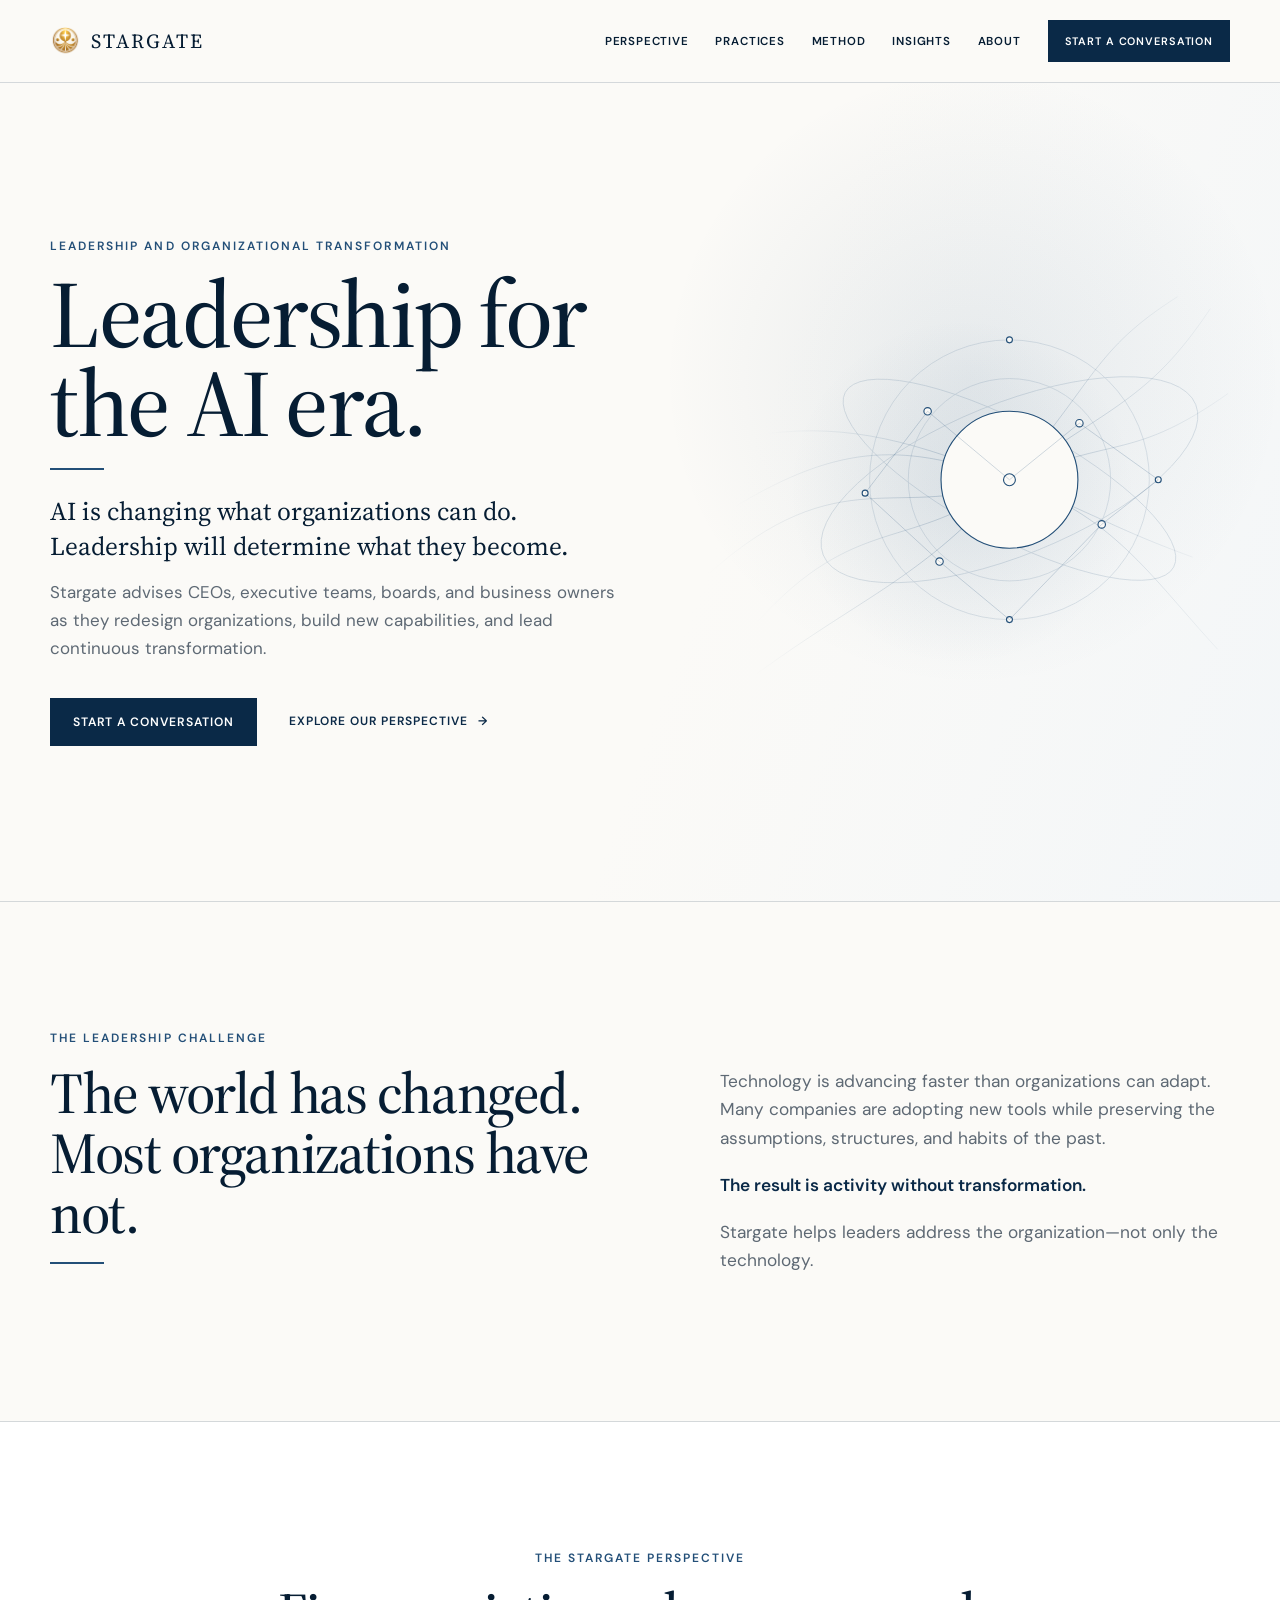
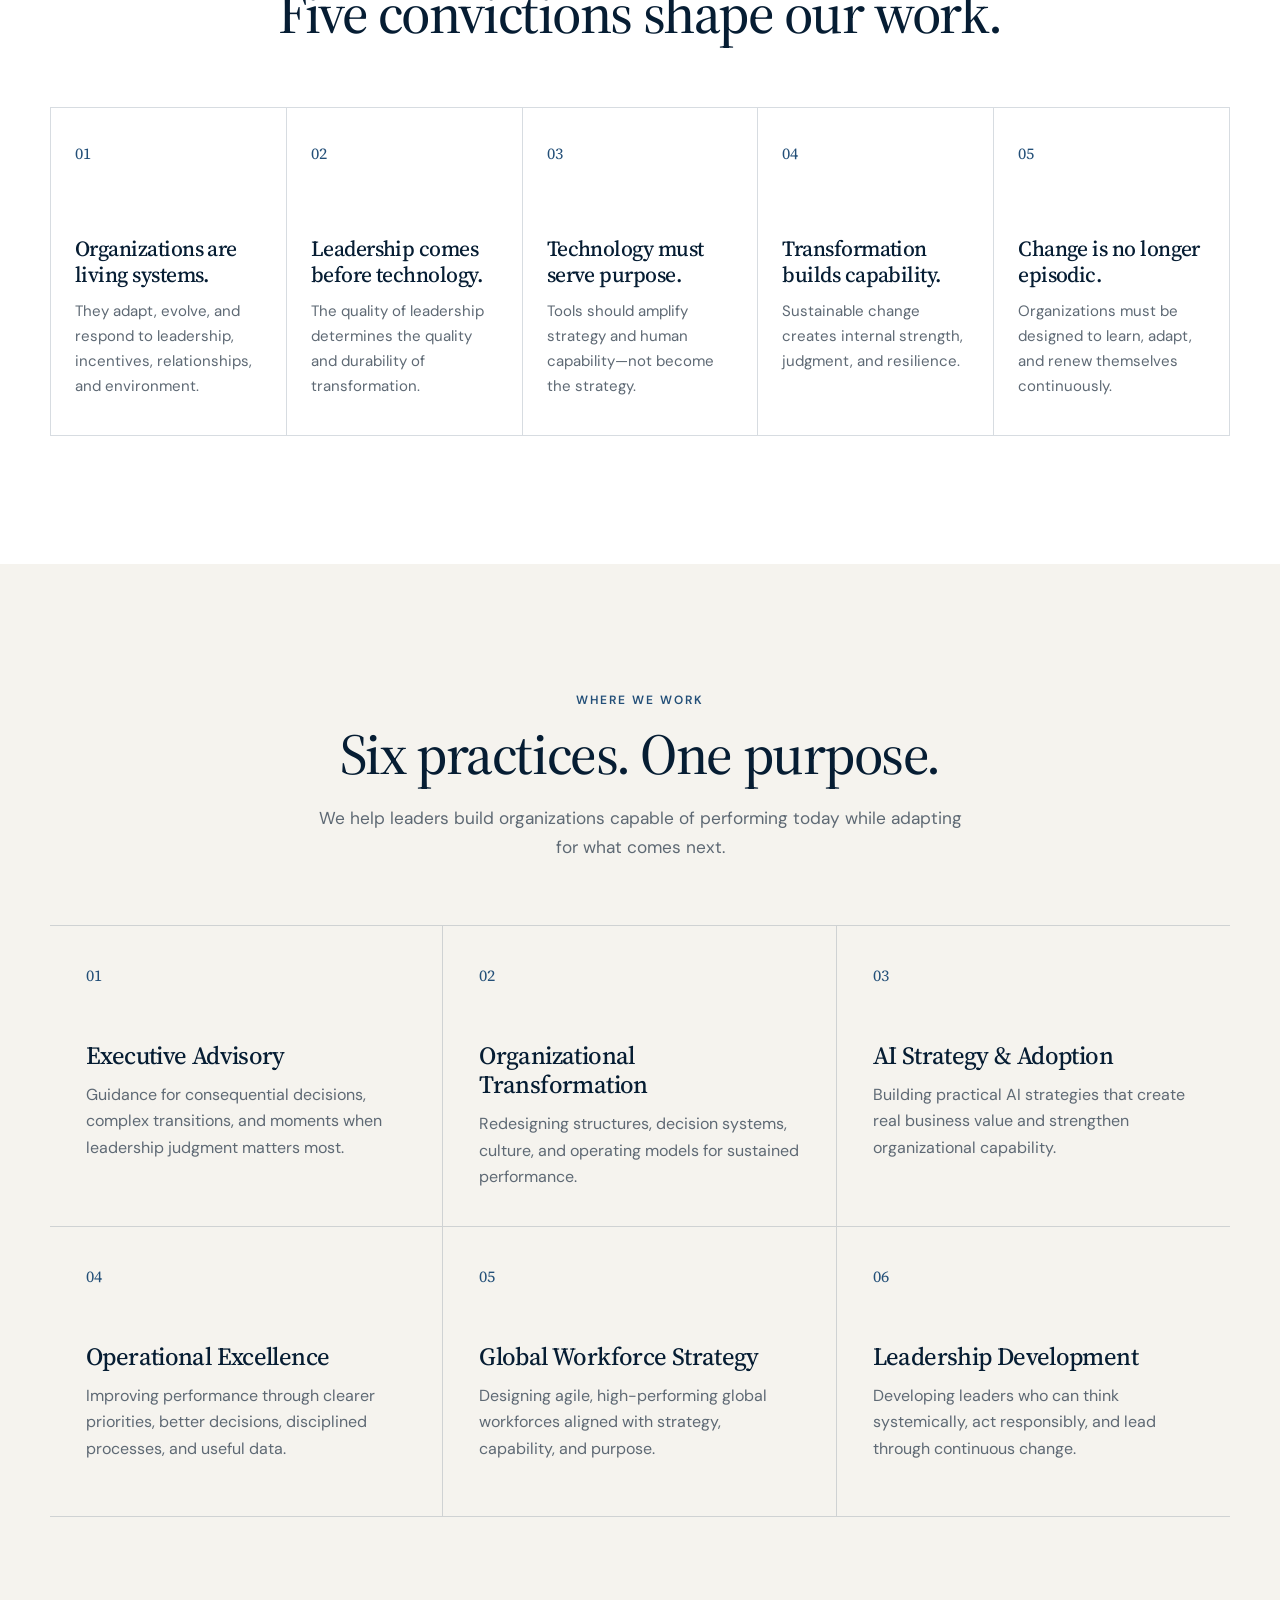
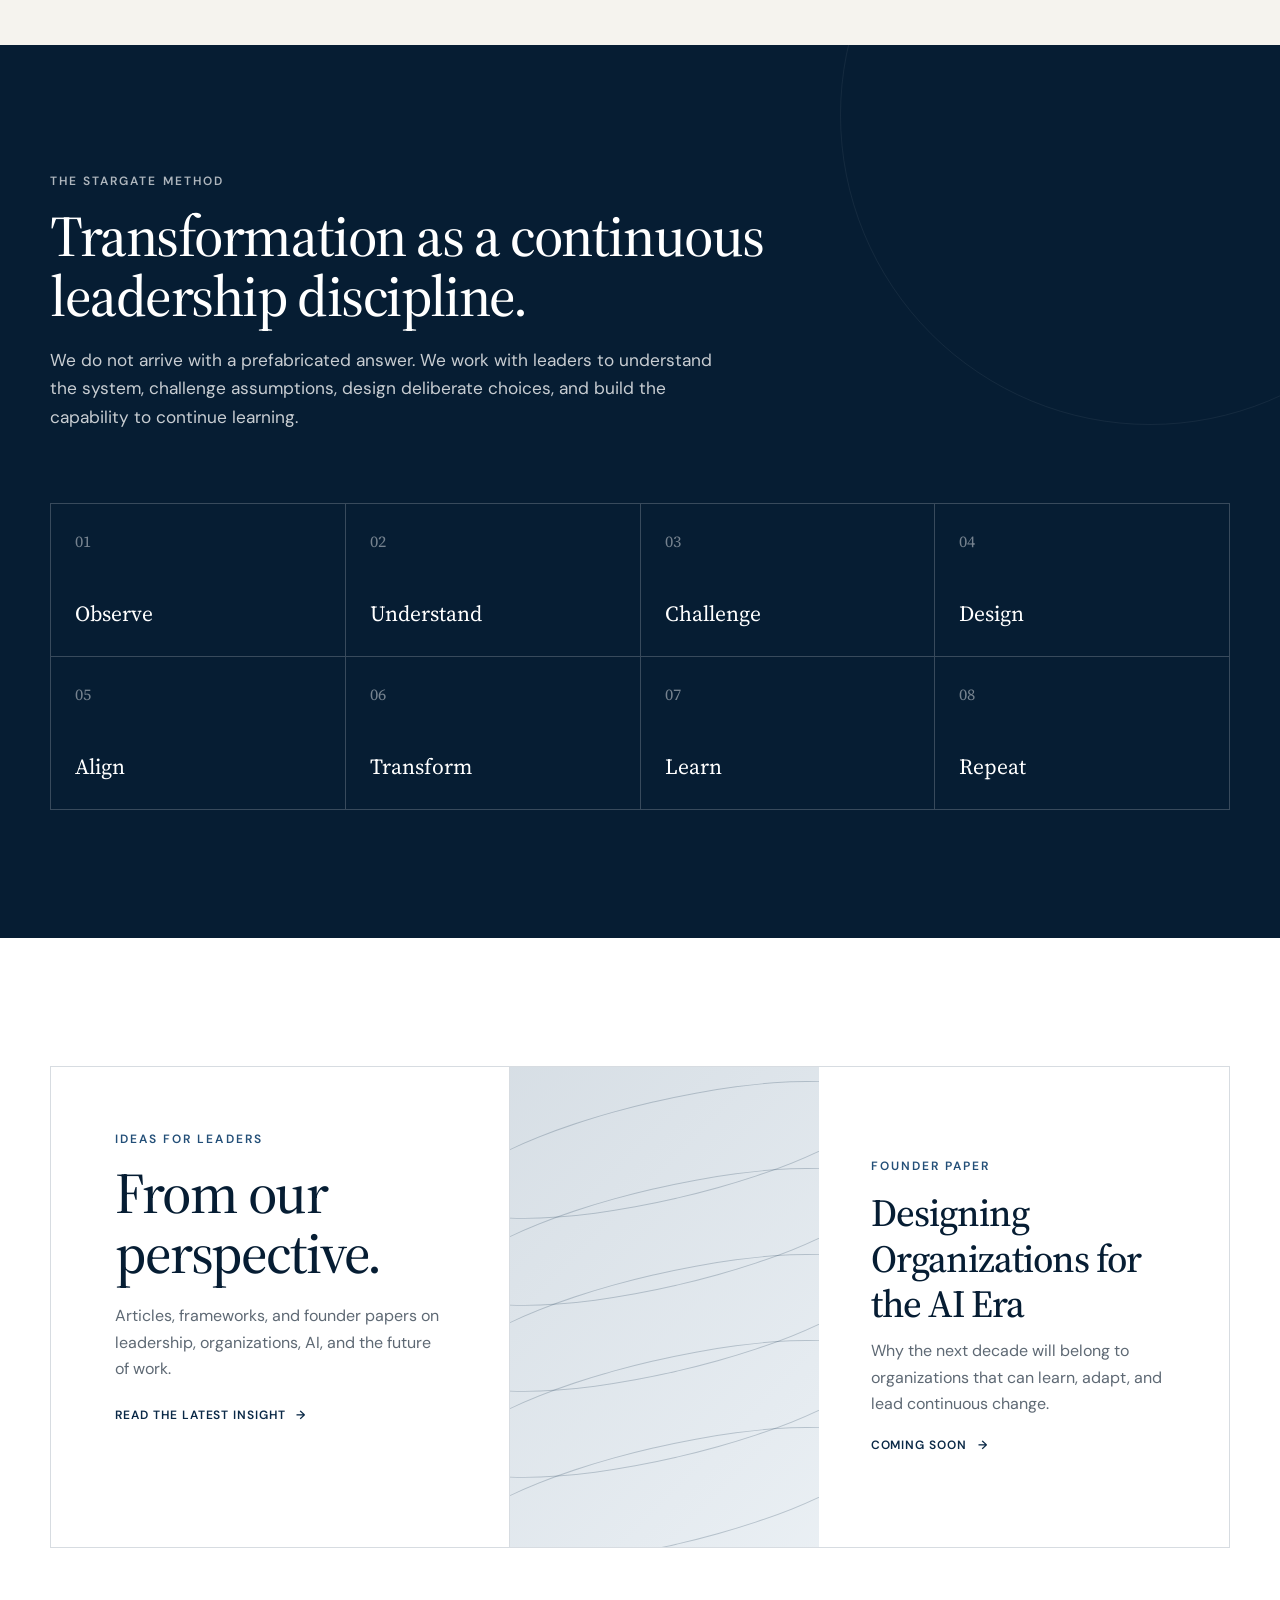
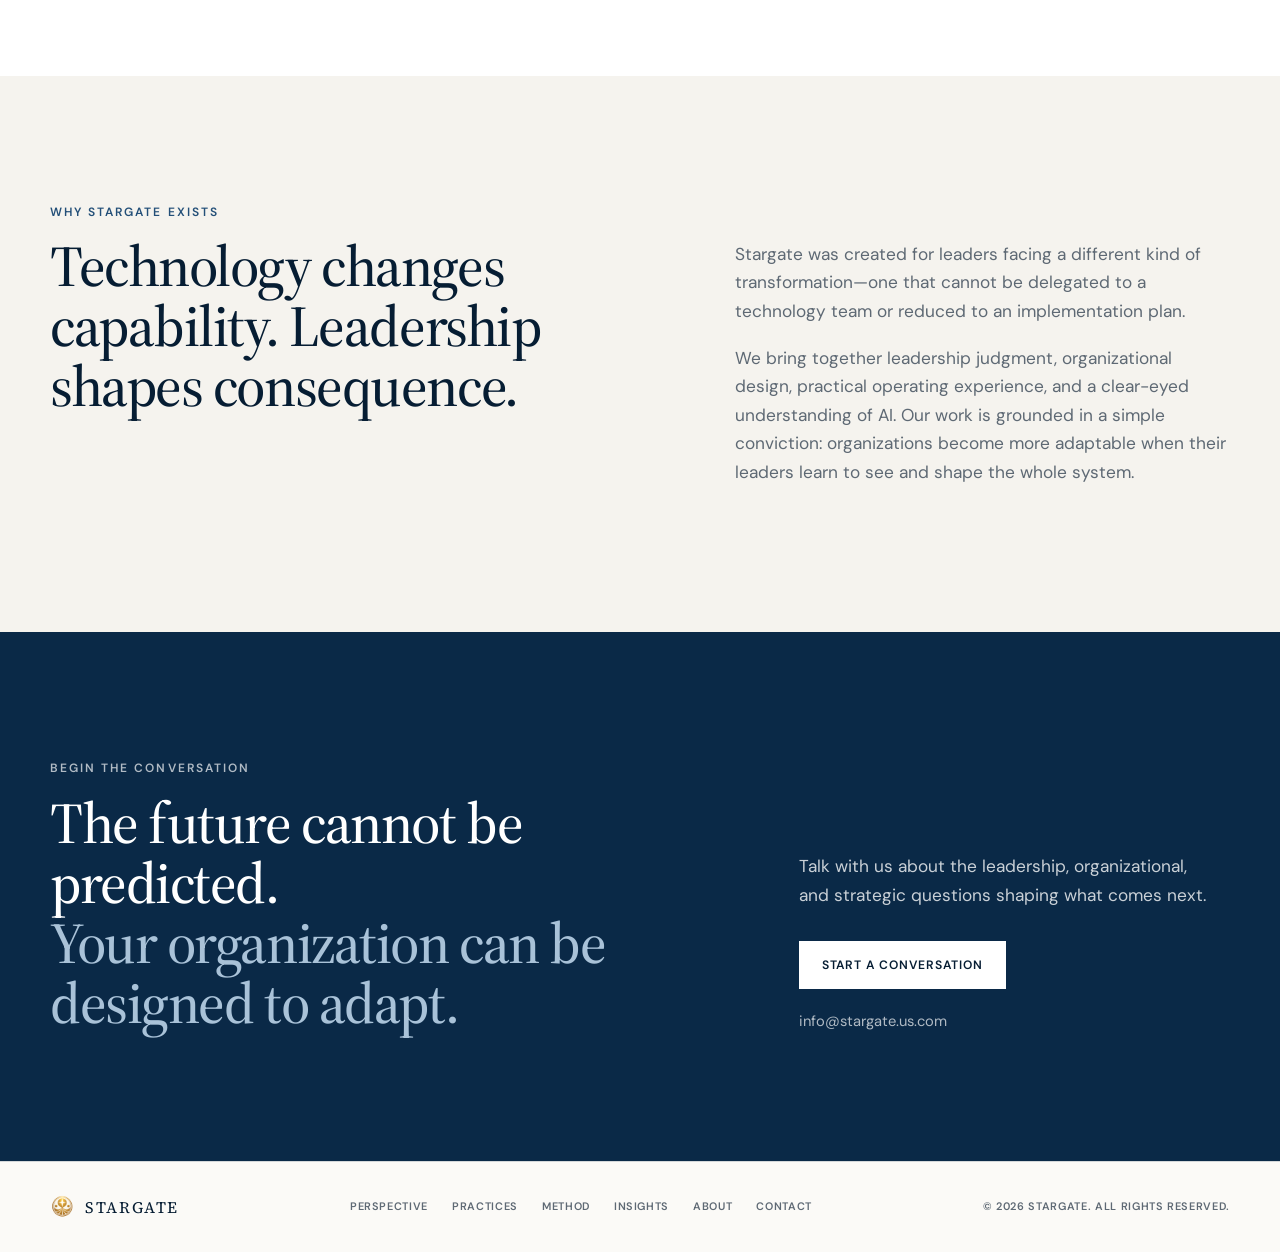
<file: index.html>
<!DOCTYPE html>
<html lang="en">
<head>
  <meta charset="UTF-8">
  <meta name="viewport" content="width=device-width, initial-scale=1.0">

  <title>Stargate | Leadership for the AI Era</title>
  <meta
    name="description"
    content="Stargate advises CEOs, executive teams, boards, and business owners as they redesign organizations, build new capabilities, and lead transformation in the AI era."
  >

  <meta property="og:title" content="Stargate | Leadership for the AI Era">
  <meta
    property="og:description"
    content="Leadership and organizational transformation for the AI era."
  >
  <meta property="og:type" content="website">
  <meta property="og:url" content="https://stargate.us.com/">

  <link rel="icon" href="logo.png">
  <link rel="preconnect" href="https://fonts.googleapis.com">
  <link rel="preconnect" href="https://fonts.gstatic.com" crossorigin>
  <link
    href="https://fonts.googleapis.com/css2?family=DM+Sans:wght@400;500;600&family=Source+Serif+4:opsz,wght@8..60,400;8..60,500;8..60,600&display=swap"
    rel="stylesheet"
  >
  <link rel="stylesheet" href="assets/css/styles.css?v=5">
  <script src="assets/js/main.js" defer></script>
</head>

<body>
  <a class="skip-link" href="#main-content">Skip to main content</a>

  <header class="site-header" data-site-header>
    <div class="container header-inner">
      <a class="brand" href="#top" aria-label="Stargate home">
        <img src="logo.png" alt="" class="brand-mark">
        <span class="brand-name">STARGATE</span>
      </a>

      <button
        class="menu-toggle"
        type="button"
        aria-expanded="false"
        aria-controls="primary-navigation"
        data-menu-toggle
      >
        <span class="sr-only">Open navigation</span>
        <span class="menu-line"></span>
        <span class="menu-line"></span>
      </button>

      <nav
        id="primary-navigation"
        class="primary-navigation"
        aria-label="Primary navigation"
        data-navigation
      >
        <a href="perspective.html">Perspective</a>
        <a href="practices.html">Practices</a>
        <a href="method.html">Method</a>
        <a href="#insights">Insights</a>
        <a href="about.html">About</a>
        <a class="button button-small" href="#contact">Start a conversation</a>
      </nav>
    </div>
  </header>

  <main id="main-content">
    <section id="top" class="hero section">
      <div class="container hero-grid">
        <div class="hero-copy reveal">
          <p class="eyebrow">Leadership and organizational transformation</p>

          <h1>Leadership for<br>the AI era.</h1>

          <div class="hero-rule" aria-hidden="true"></div>

          <p class="hero-lead">
            AI is changing what organizations can do.
            Leadership will determine what they become.
          </p>

          <p class="hero-text">
            Stargate advises CEOs, executive teams, boards, and business owners
            as they redesign organizations, build new capabilities, and lead
            continuous transformation.
          </p>

          <div class="hero-actions">
            <a class="button" href="#contact">Start a conversation</a>
            <a class="text-link" href="#perspective">
              Explore our perspective
              <span aria-hidden="true">→</span>
            </a>
          </div>
        </div>

        <div class="hero-visual reveal" aria-hidden="true">
          <svg
            class="systems-graphic"
            viewBox="0 0 720 620"
            role="img"
            aria-label="Abstract illustration of an adaptive organizational system"
          >
            <defs>
              <linearGradient id="lineFade" x1="0" x2="1">
                <stop offset="0%" stop-color="currentColor" stop-opacity="0">
                </stop>
                <stop offset="55%" stop-color="currentColor" stop-opacity=".28">
                </stop>
                <stop offset="100%" stop-color="currentColor" stop-opacity=".05">
                </stop>
              </linearGradient>

              <radialGradient id="nodeGlow">
                <stop offset="0%" stop-color="currentColor" stop-opacity=".2">
                </stop>
                <stop offset="100%" stop-color="currentColor" stop-opacity="0">
                </stop>
              </radialGradient>
            </defs>

            <g class="graphic-orbits">
              <circle cx="424" cy="294" r="188"></circle>
              <circle cx="424" cy="294" r="136"></circle>
              <circle cx="424" cy="294" r="84"></circle>
              <ellipse cx="424" cy="294" rx="270" ry="102" transform="rotate(-22 424 294)">
              </ellipse>
              <ellipse cx="424" cy="294" rx="250" ry="76" transform="rotate(28 424 294)">
              </ellipse>
            </g>

            <g class="graphic-lines">
              <path d="M84 486 C220 336 290 394 424 294 S610 190 694 64"></path>
              <path d="M18 422 C198 260 278 354 424 294 S590 268 718 178"></path>
              <path d="M80 558 C230 448 308 426 424 294 S536 120 650 48"></path>
              <path d="M52 332 C200 242 284 246 424 294 S610 420 704 522"></path>
              <path d="M98 232 C210 218 300 244 424 294 S566 360 670 398"></path>
            </g>

            <g class="graphic-radiants">
              <circle cx="424" cy="294" r="92" fill="url(#nodeGlow)" stroke="none"></circle>
              <circle cx="424" cy="294" r="8"></circle>
              <circle cx="314" cy="202" r="5"></circle>
              <circle cx="518" cy="218" r="5"></circle>
              <circle cx="548" cy="354" r="5"></circle>
              <circle cx="330" cy="404" r="5"></circle>
              <circle cx="230" cy="312" r="4"></circle>
              <circle cx="624" cy="294" r="4"></circle>
              <circle cx="424" cy="106" r="4"></circle>
              <circle cx="424" cy="482" r="4"></circle>
            </g>

            <g class="graphic-connectors">
              <path d="M314 202 L424 294 L518 218"></path>
              <path d="M314 202 L230 312 L330 404"></path>
              <path d="M518 218 L624 294 L548 354"></path>
              <path d="M330 404 L424 482 L548 354"></path>
            </g>
          </svg>
        </div>
      </div>
    </section>

    <section class="challenge section section-bordered">
      <div class="container challenge-grid">
        <div class="reveal">
          <p class="eyebrow">The leadership challenge</p>
          <h2>The world has changed.<br>Most organizations have not.</h2>
          <div class="section-rule" aria-hidden="true"></div>
        </div>

        <div class="challenge-copy reveal">
          <p>
            Technology is advancing faster than organizations can adapt.
            Many companies are adopting new tools while preserving the
            assumptions, structures, and habits of the past.
          </p>

          <p class="emphasis">The result is activity without transformation.</p>

          <p>
            Stargate helps leaders address the organization—not only the
            technology.
          </p>
        </div>
      </div>
    </section>

    <section id="perspective" class="perspective section">
      <div class="container">
        <div class="section-heading centered reveal">
          <p class="eyebrow">The Stargate perspective</p>
          <h2>Five convictions shape our work.</h2>
        </div>

        <div class="convictions-grid">
          <article class="conviction reveal">
            <span class="conviction-number">01</span>
            <h3>Organizations are living systems.</h3>
            <p>
              They adapt, evolve, and respond to leadership, incentives,
              relationships, and environment.
            </p>
          </article>

          <article class="conviction reveal">
            <span class="conviction-number">02</span>
            <h3>Leadership comes before technology.</h3>
            <p>
              The quality of leadership determines the quality and durability
              of transformation.
            </p>
          </article>

          <article class="conviction reveal">
            <span class="conviction-number">03</span>
            <h3>Technology must serve purpose.</h3>
            <p>
              Tools should amplify strategy and human capability—not become
              the strategy.
            </p>
          </article>

          <article class="conviction reveal">
            <span class="conviction-number">04</span>
            <h3>Transformation builds capability.</h3>
            <p>
              Sustainable change creates internal strength, judgment, and
              resilience.
            </p>
          </article>

          <article class="conviction reveal">
            <span class="conviction-number">05</span>
            <h3>Change is no longer episodic.</h3>
            <p>
              Organizations must be designed to learn, adapt, and renew
              themselves continuously.
            </p>
          </article>
        </div>
      </div>
    </section>

    <section id="practices" class="practices section section-soft">
      <div class="container">
        <div class="section-heading centered reveal">
          <p class="eyebrow">Where we work</p>
          <h2>Six practices. One purpose.</h2>
          <p class="section-intro">
            We help leaders build organizations capable of performing today
            while adapting for what comes next.
          </p>
        </div>

        <div class="practices-grid">
          <article class="practice reveal">
            <span class="practice-index">01</span>
            <h3><a href="practices/executive-advisory.html">Executive Advisory</a></h3>
            <p>
              Guidance for consequential decisions, complex transitions, and
              moments when leadership judgment matters most.
            </p>
          </article>

          <article class="practice reveal">
            <span class="practice-index">02</span>
            <h3><a href="practices/organizational-transformation.html">Organizational Transformation</a></h3>
            <p>
              Redesigning structures, decision systems, culture, and operating
              models for sustained performance.
            </p>
          </article>

          <article class="practice reveal">
            <span class="practice-index">03</span>
            <h3><a href="practices/ai-strategy-adoption.html">AI Strategy &amp; Adoption</a></h3>
            <p>
              Building practical AI strategies that create real business value
              and strengthen organizational capability.
            </p>
          </article>

          <article class="practice reveal">
            <span class="practice-index">04</span>
            <h3><a href="practices/operational-excellence.html">Operational Excellence</a></h3>
            <p>
              Improving performance through clearer priorities, better
              decisions, disciplined processes, and useful data.
            </p>
          </article>

          <article class="practice reveal">
            <span class="practice-index">05</span>
            <h3><a href="practices/global-workforce-strategy.html">Global Workforce Strategy</a></h3>
            <p>
              Designing agile, high-performing global workforces aligned with
              strategy, capability, and purpose.
            </p>
          </article>

          <article class="practice reveal">
            <span class="practice-index">06</span>
            <h3><a href="practices/leadership-development.html">Leadership Development</a></h3>
            <p>
              Developing leaders who can think systemically, act responsibly,
              and lead through continuous change.
            </p>
          </article>
        </div>
      </div>
    </section>

    <section id="method" class="method section">
      <div class="container">
        <div class="method-heading reveal">
          <p class="eyebrow eyebrow-light">The Stargate Method</p>
          <h2>Transformation as a continuous leadership discipline.</h2>
          <p>
            We do not arrive with a prefabricated answer. We work with leaders
            to understand the system, challenge assumptions, design deliberate
            choices, and build the capability to continue learning.
          </p>
        </div>

        <ol class="method-list" aria-label="The eight stages of the Stargate Method">
          <li class="method-step reveal">
            <span class="method-number">01</span>
            <span class="method-name">Observe</span>
          </li>
          <li class="method-step reveal">
            <span class="method-number">02</span>
            <span class="method-name">Understand</span>
          </li>
          <li class="method-step reveal">
            <span class="method-number">03</span>
            <span class="method-name">Challenge</span>
          </li>
          <li class="method-step reveal">
            <span class="method-number">04</span>
            <span class="method-name">Design</span>
          </li>
          <li class="method-step reveal">
            <span class="method-number">05</span>
            <span class="method-name">Align</span>
          </li>
          <li class="method-step reveal">
            <span class="method-number">06</span>
            <span class="method-name">Transform</span>
          </li>
          <li class="method-step reveal">
            <span class="method-number">07</span>
            <span class="method-name">Learn</span>
          </li>
          <li class="method-step reveal">
            <span class="method-number">08</span>
            <span class="method-name">Repeat</span>
          </li>
        </ol>
      </div>
    </section>

    <section id="insights" class="insights section">
      <div class="container">
        <div class="insights-grid">
          <div class="insight-intro reveal">
            <p class="eyebrow">Ideas for leaders</p>
            <h2>From our perspective.</h2>
            <p>
              Articles, frameworks, and founder papers on leadership,
              organizations, AI, and the future of work.
            </p>
            <a class="text-link" href="#contact">
              Read the latest insight
              <span aria-hidden="true">→</span>
            </a>
          </div>

          <article class="featured-paper reveal">
            <div class="paper-art" aria-hidden="true">
              <span></span>
              <span></span>
              <span></span>
              <span></span>
              <span></span>
            </div>

            <div class="paper-copy">
              <p class="eyebrow">Founder paper</p>
              <h3>Designing Organizations for the AI Era</h3>
              <p>
                Why the next decade will belong to organizations that can
                learn, adapt, and lead continuous change.
              </p>
              <a class="text-link" href="#contact">
                Coming soon
                <span aria-hidden="true">→</span>
              </a>
            </div>
          </article>
        </div>
      </div>
    </section>

    <section id="about" class="about section section-soft">
      <div class="container about-grid">
        <div class="reveal">
          <p class="eyebrow">Why Stargate exists</p>
          <h2>Technology changes capability. Leadership shapes consequence.</h2>
        </div>

        <div class="about-copy reveal">
          <p>
            Stargate was created for leaders facing a different kind of
            transformation—one that cannot be delegated to a technology team
            or reduced to an implementation plan.
          </p>
          <p>
            We bring together leadership judgment, organizational design,
            practical operating experience, and a clear-eyed understanding of
            AI. Our work is grounded in a simple conviction: organizations
            become more adaptable when their leaders learn to see and shape
            the whole system.
          </p>
        </div>
      </div>
    </section>

    <section id="contact" class="contact section">
      <div class="container contact-grid">
        <div class="contact-statement reveal">
          <p class="eyebrow eyebrow-light">Begin the conversation</p>
          <h2>
            The future cannot be predicted.<br>
            <span>Your organization can be designed to adapt.</span>
          </h2>
        </div>

        <div class="contact-action reveal">
          <p>
            Talk with us about the leadership, organizational, and strategic
            questions shaping what comes next.
          </p>
          <a class="button button-light" href="mailto:info@stargate.us.com">
            Start a conversation
          </a>
          <a class="contact-email" href="mailto:info@stargate.us.com">
            info@stargate.us.com
          </a>
        </div>
      </div>
    </section>
  </main>

  <footer class="site-footer">
    <div class="container footer-inner">
      <a class="brand footer-brand" href="#top" aria-label="Stargate home">
        <img src="logo.png" alt="" class="brand-mark">
        <span class="brand-name">STARGATE</span>
      </a>

      <nav class="footer-navigation" aria-label="Footer navigation">
        <a href="perspective.html">Perspective</a>
        <a href="practices.html">Practices</a>
        <a href="method.html">Method</a>
        <a href="#insights">Insights</a>
        <a href="about.html">About</a>
        <a href="#contact">Contact</a>
      </nav>

      <p class="copyright">
        © <span data-current-year>2026</span> Stargate. All rights reserved.
      </p>
    </div>
  </footer>
</body>
</html>
</file>
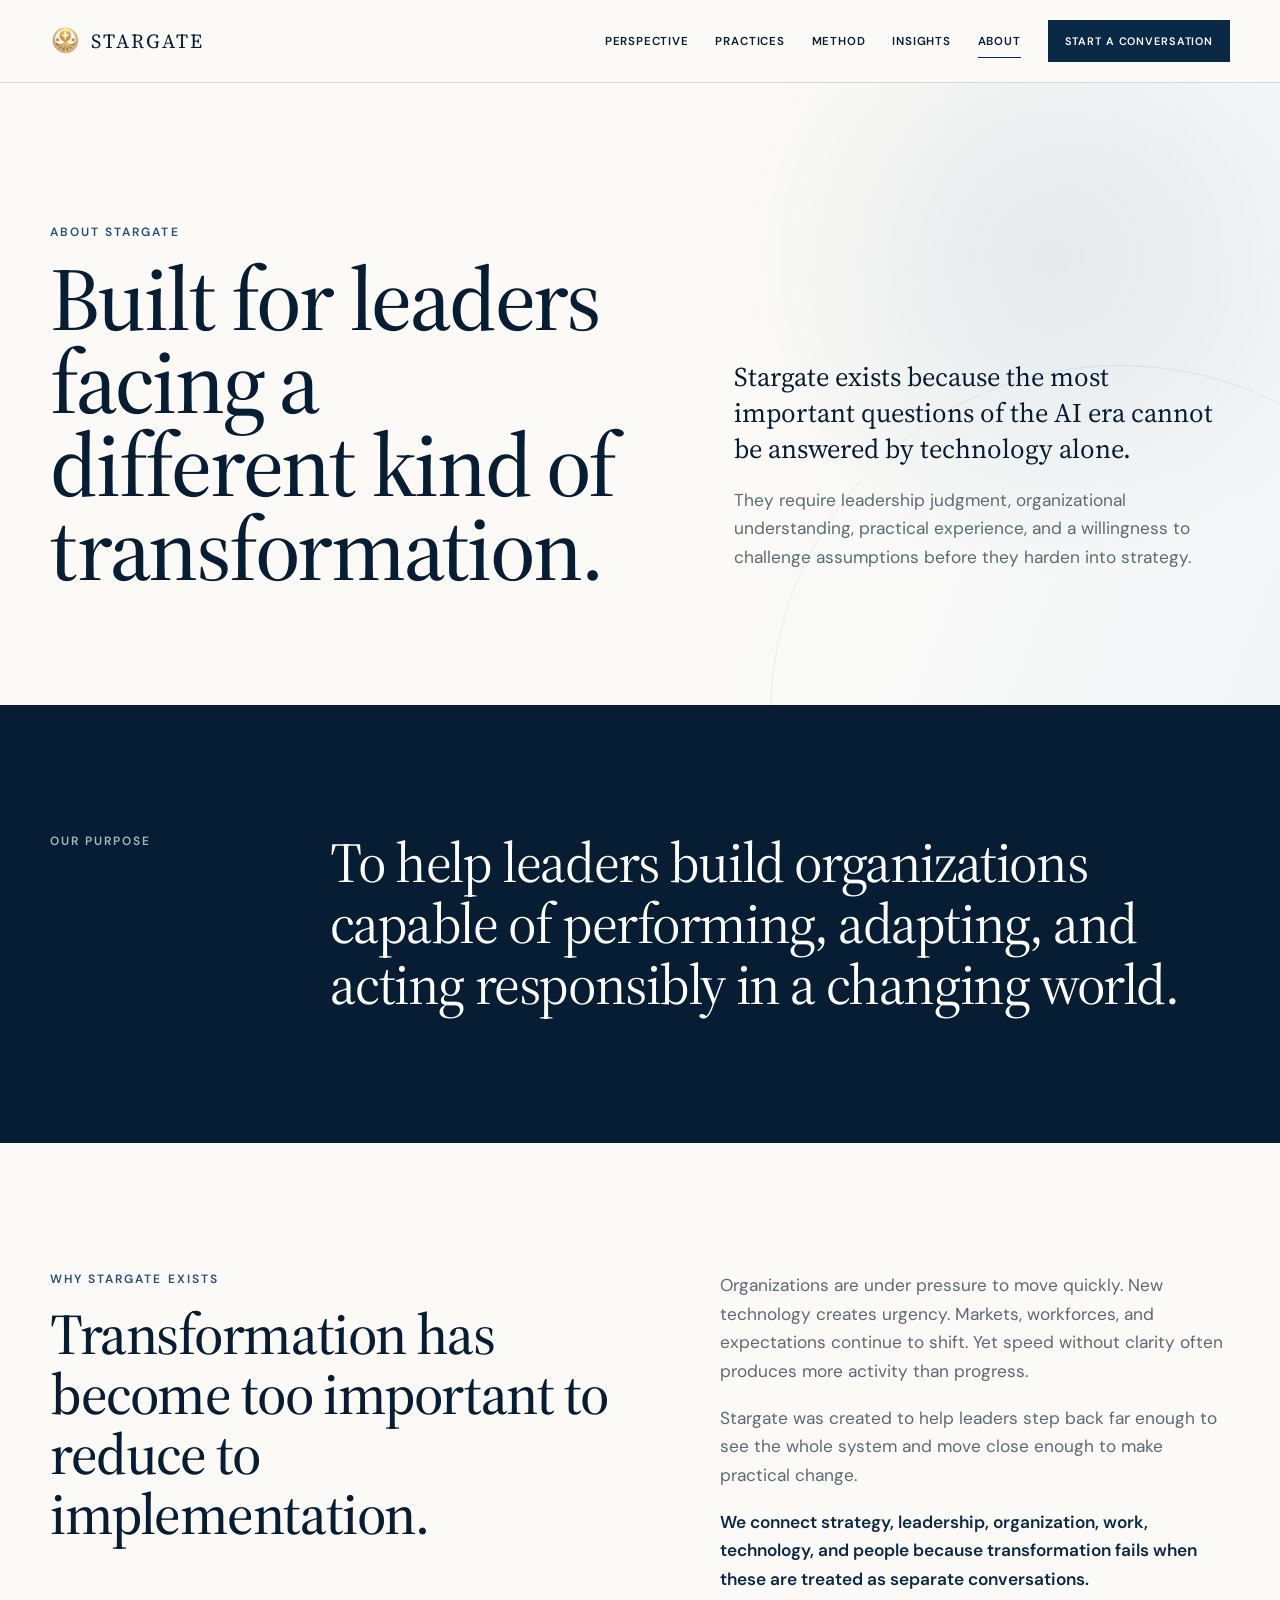
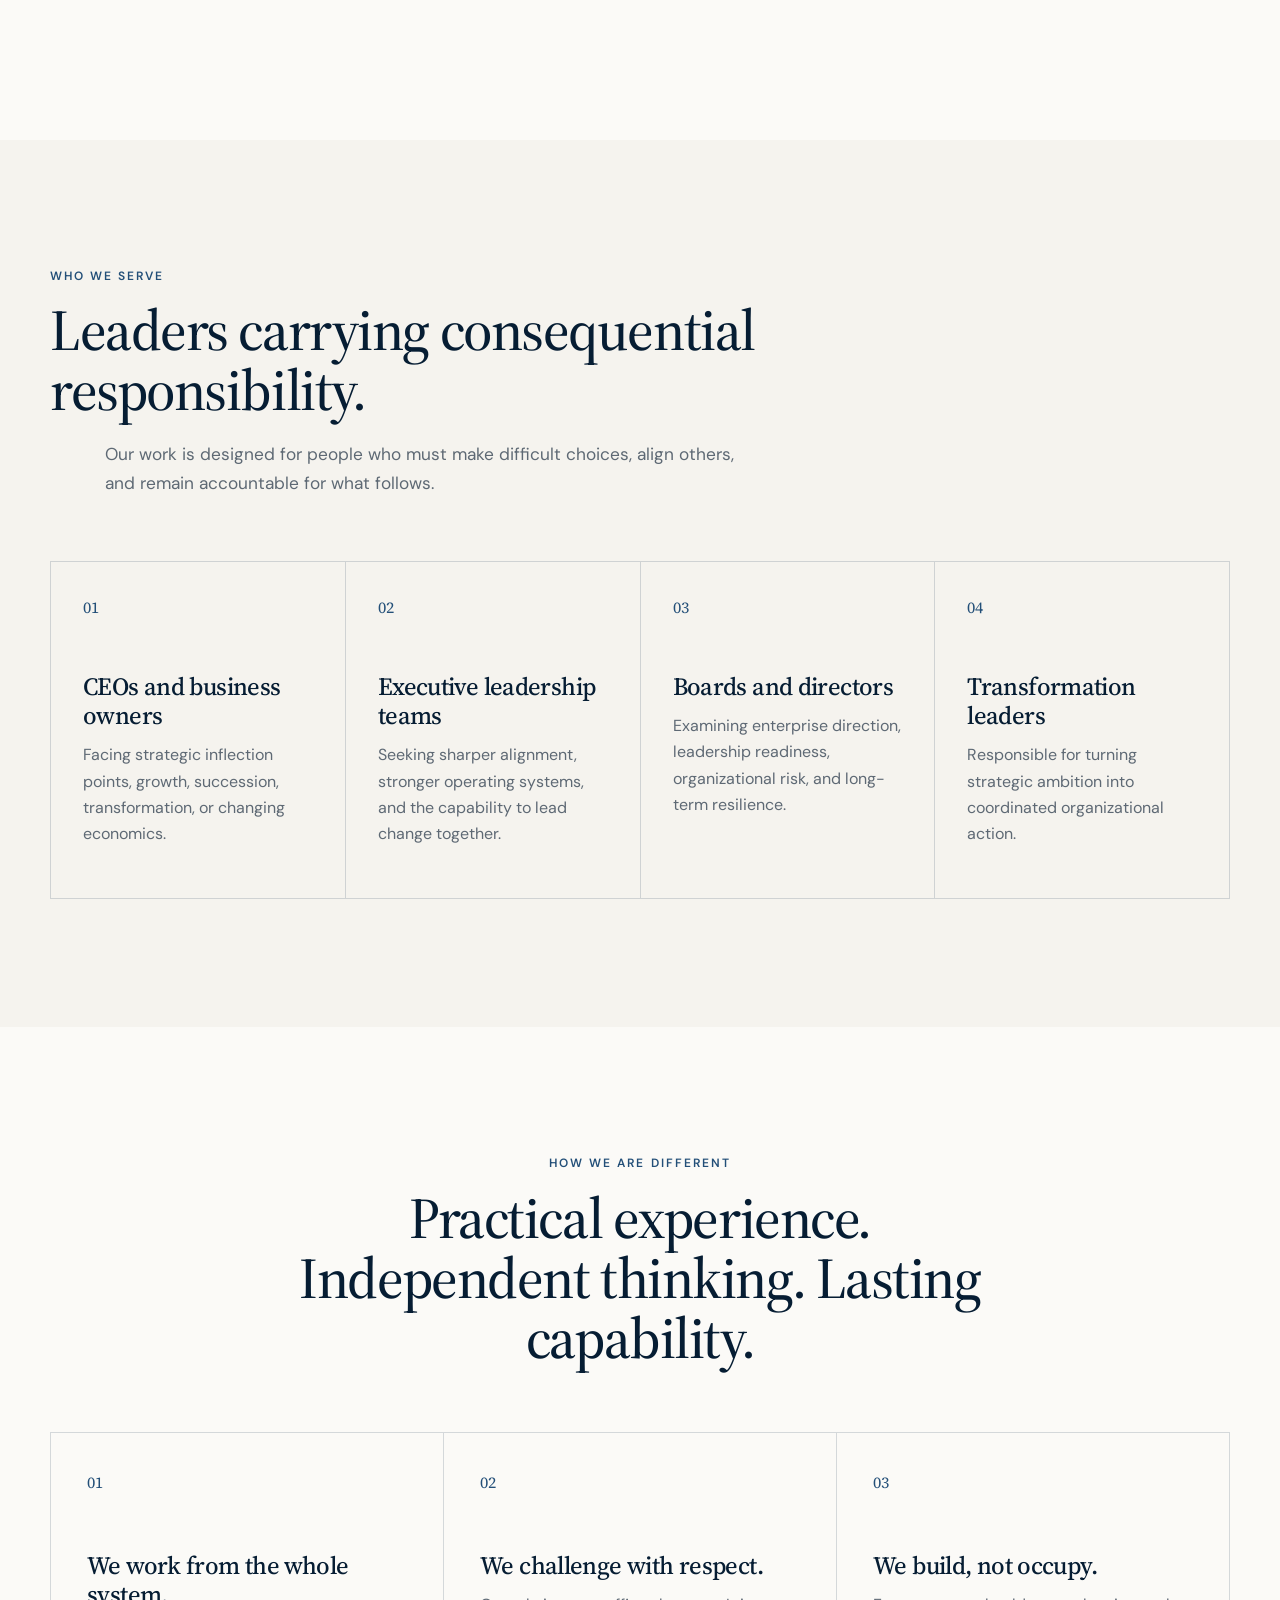
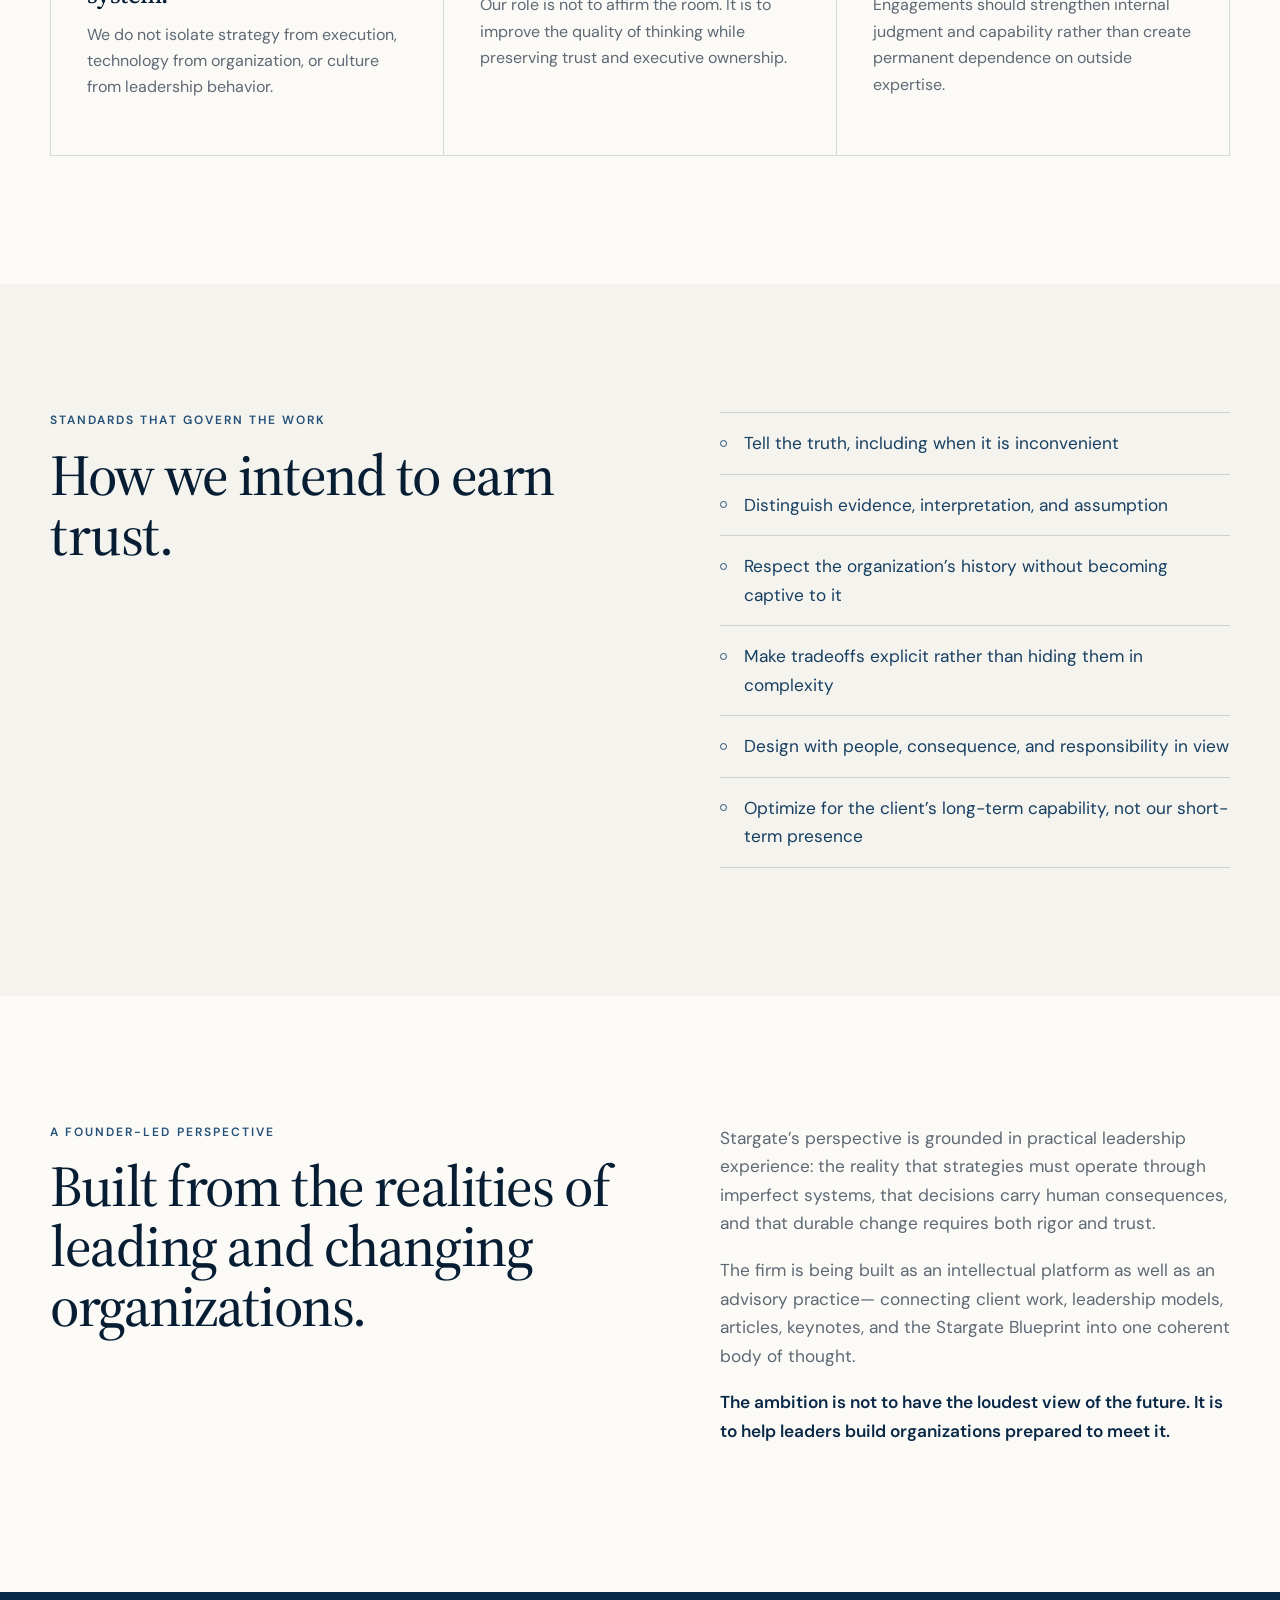
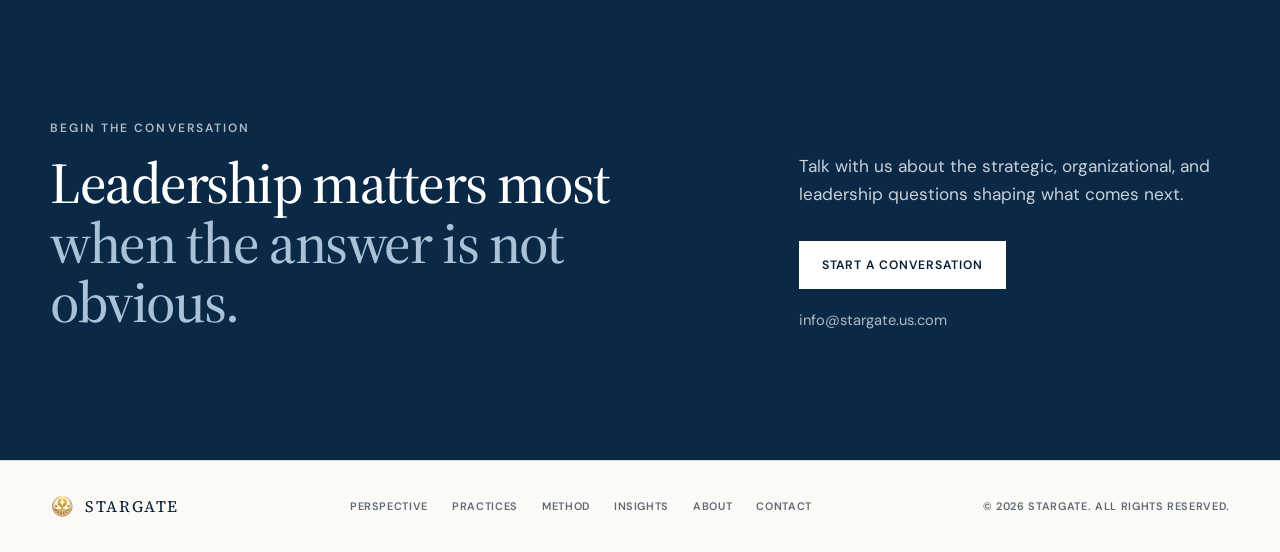
<file: about.html>
<!DOCTYPE html>
<html lang="en">
<head>
  <meta charset="UTF-8">
  <meta name="viewport" content="width=device-width, initial-scale=1.0">
  <title>About | Stargate</title>
  <meta name="description" content="Stargate is a leadership and organizational transformation firm for the AI era, advising CEOs, executive teams, boards, and business owners.">
  <meta property="og:title" content="About | Stargate">
  <meta property="og:description" content="Stargate is a leadership and organizational transformation firm for the AI era, advising CEOs, executive teams, boards, and business owners.">
  <meta property="og:type" content="website">
  <meta property="og:url" content="https://stargate.us.com/about.html">
  <link rel="icon" href="logo.png">
  <link rel="preconnect" href="https://fonts.googleapis.com">
  <link rel="preconnect" href="https://fonts.gstatic.com" crossorigin>
  <link href="https://fonts.googleapis.com/css2?family=DM+Sans:wght@400;500;600&family=Source+Serif+4:opsz,wght@8..60,400;8..60,500;8..60,600&display=swap" rel="stylesheet">
  <link rel="stylesheet" href="assets/css/styles.css?v=5">
  <script src="assets/js/main.js" defer></script>
</head>
<body>
  <a class="skip-link" href="#main-content">Skip to main content</a>
  <header class="site-header" data-site-header>
    <div class="container header-inner">
      <a class="brand" href="index.html" aria-label="Stargate home">
        <img src="logo.png" alt="" class="brand-mark">
        <span class="brand-name">STARGATE</span>
      </a>

      <button class="menu-toggle" type="button" aria-expanded="false" aria-controls="primary-navigation" data-menu-toggle>
        <span class="sr-only">Open navigation</span>
        <span class="menu-line"></span>
        <span class="menu-line"></span>
      </button>

      <nav id="primary-navigation" class="primary-navigation" aria-label="Primary navigation" data-navigation>
        <a href="perspective.html">Perspective</a>
        <a href="practices.html">Practices</a>
        <a href="method.html">Method</a>
        <a href="index.html#insights">Insights</a>
        <a href="about.html" aria-current="page">About</a>
        <a class="button button-small" href="#contact">Start a conversation</a>
      </nav>
    </div>
  </header>

  <main id="main-content">
    <section class="core-hero section">
      <div class="container core-hero-grid">
        <div class="reveal">
          <p class="eyebrow">About Stargate</p>
          <h1>Built for leaders facing a different kind of transformation.</h1>
        </div>
        <div class="core-hero-copy reveal">
          <p class="interior-lead">
            Stargate exists because the most important questions of the AI era
            cannot be answered by technology alone.
          </p>
          <p>
            They require leadership judgment, organizational understanding,
            practical experience, and a willingness to challenge assumptions before they harden into strategy.
          </p>
        </div>
      </div>
    </section>

    <section class="statement-band section">
      <div class="container statement-band-grid">
        <p class="eyebrow eyebrow-light reveal">Our purpose</p>
        <blockquote class="reveal">
          To help leaders build organizations capable of performing, adapting, and acting responsibly in a changing world.
        </blockquote>
      </div>
    </section>

    <section class="why-stargate section">
      <div class="container split-copy">
        <div class="reveal">
          <p class="eyebrow">Why Stargate exists</p>
          <h2>Transformation has become too important to reduce to implementation.</h2>
        </div>
        <div class="reveal">
          <p>
            Organizations are under pressure to move quickly. New technology creates urgency.
            Markets, workforces, and expectations continue to shift. Yet speed without clarity
            often produces more activity than progress.
          </p>
          <p>
            Stargate was created to help leaders step back far enough to see the whole system
            and move close enough to make practical change.
          </p>
          <p class="emphasis">
            We connect strategy, leadership, organization, work, technology, and people because
            transformation fails when these are treated as separate conversations.
          </p>
        </div>
      </div>
    </section>

    <section class="who-we-serve section section-soft">
      <div class="container">
        <div class="section-heading reveal">
          <p class="eyebrow">Who we serve</p>
          <h2>Leaders carrying consequential responsibility.</h2>
          <p class="section-intro">
            Our work is designed for people who must make difficult choices,
            align others, and remain accountable for what follows.
          </p>
        </div>

        <div class="four-column-standards">
          <article class="reveal">
            <span>01</span>
            <h3>CEOs and business owners</h3>
            <p>Facing strategic inflection points, growth, succession, transformation, or changing economics.</p>
          </article>
          <article class="reveal">
            <span>02</span>
            <h3>Executive leadership teams</h3>
            <p>Seeking sharper alignment, stronger operating systems, and the capability to lead change together.</p>
          </article>
          <article class="reveal">
            <span>03</span>
            <h3>Boards and directors</h3>
            <p>Examining enterprise direction, leadership readiness, organizational risk, and long-term resilience.</p>
          </article>
          <article class="reveal">
            <span>04</span>
            <h3>Transformation leaders</h3>
            <p>Responsible for turning strategic ambition into coordinated organizational action.</p>
          </article>
        </div>
      </div>
    </section>

    <section class="difference section">
      <div class="container">
        <div class="section-heading centered reveal">
          <p class="eyebrow">How we are different</p>
          <h2>Practical experience. Independent thinking. Lasting capability.</h2>
        </div>

        <div class="three-column-points">
          <article class="reveal">
            <span class="point-number">01</span>
            <h3>We work from the whole system.</h3>
            <p>
              We do not isolate strategy from execution, technology from organization,
              or culture from leadership behavior.
            </p>
          </article>
          <article class="reveal">
            <span class="point-number">02</span>
            <h3>We challenge with respect.</h3>
            <p>
              Our role is not to affirm the room. It is to improve the quality of thinking
              while preserving trust and executive ownership.
            </p>
          </article>
          <article class="reveal">
            <span class="point-number">03</span>
            <h3>We build, not occupy.</h3>
            <p>
              Engagements should strengthen internal judgment and capability rather than
              create permanent dependence on outside expertise.
            </p>
          </article>
        </div>
      </div>
    </section>

    <section class="standards-section section section-soft">
      <div class="container split-copy">
        <div class="reveal">
          <p class="eyebrow">Standards that govern the work</p>
          <h2>How we intend to earn trust.</h2>
        </div>
        <div class="outcome-list reveal">
          <p>Tell the truth, including when it is inconvenient</p>
          <p>Distinguish evidence, interpretation, and assumption</p>
          <p>Respect the organization’s history without becoming captive to it</p>
          <p>Make tradeoffs explicit rather than hiding them in complexity</p>
          <p>Design with people, consequence, and responsibility in view</p>
          <p>Optimize for the client’s long-term capability, not our short-term presence</p>
        </div>
      </div>
    </section>

    <section class="founder-perspective section">
      <div class="container split-copy">
        <div class="reveal">
          <p class="eyebrow">A founder-led perspective</p>
          <h2>Built from the realities of leading and changing organizations.</h2>
        </div>
        <div class="reveal">
          <p>
            Stargate’s perspective is grounded in practical leadership experience:
            the reality that strategies must operate through imperfect systems,
            that decisions carry human consequences, and that durable change requires both rigor and trust.
          </p>
          <p>
            The firm is being built as an intellectual platform as well as an advisory practice—
            connecting client work, leadership models, articles, keynotes, and the Stargate Blueprint
            into one coherent body of thought.
          </p>
          <p class="emphasis">
            The ambition is not to have the loudest view of the future. It is to help leaders
            build organizations prepared to meet it.
          </p>
        </div>
      </div>
    </section>

    <section id="contact" class="contact section">
      <div class="container contact-grid">
        <div class="contact-statement reveal">
          <p class="eyebrow eyebrow-light">Begin the conversation</p>
          <h2>Leadership matters most<br><span>when the answer is not obvious.</span></h2>
        </div>
        <div class="contact-action reveal">
          <p>
            Talk with us about the strategic, organizational, and leadership questions shaping what comes next.
          </p>
          <a class="button button-light" href="mailto:info@stargate.us.com">Start a conversation</a>
          <a class="contact-email" href="mailto:info@stargate.us.com">info@stargate.us.com</a>
        </div>
      </div>
    </section>
  </main>
  <footer class="site-footer">
    <div class="container footer-inner">
      <a class="brand footer-brand" href="index.html" aria-label="Stargate home">
        <img src="logo.png" alt="" class="brand-mark">
        <span class="brand-name">STARGATE</span>
      </a>

      <nav class="footer-navigation" aria-label="Footer navigation">
        <a href="perspective.html">Perspective</a>
        <a href="practices.html">Practices</a>
        <a href="method.html">Method</a>
        <a href="index.html#insights">Insights</a>
        <a href="about.html">About</a>
        <a href="#contact">Contact</a>
      </nav>

      <p class="copyright">© <span data-current-year>2026</span> Stargate. All rights reserved.</p>
    </div>
  </footer>
</body>
</html>
</file>
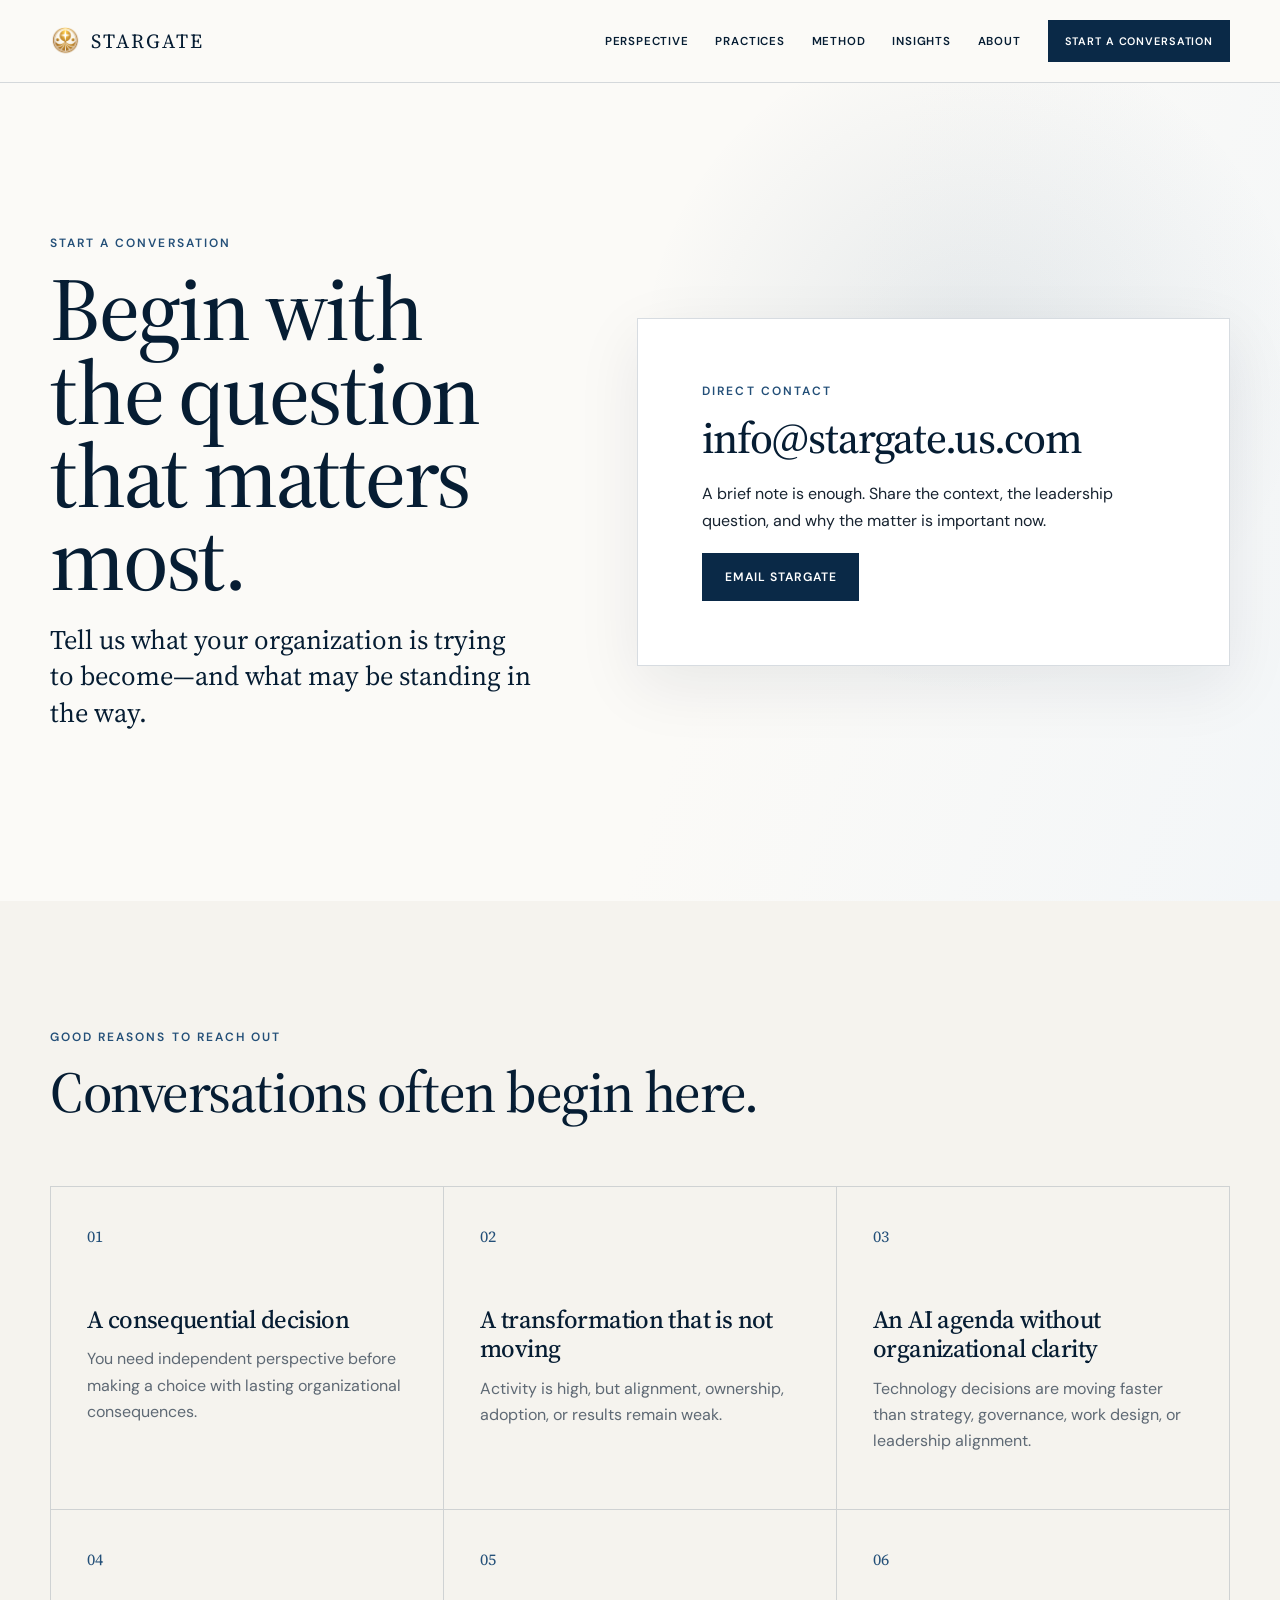
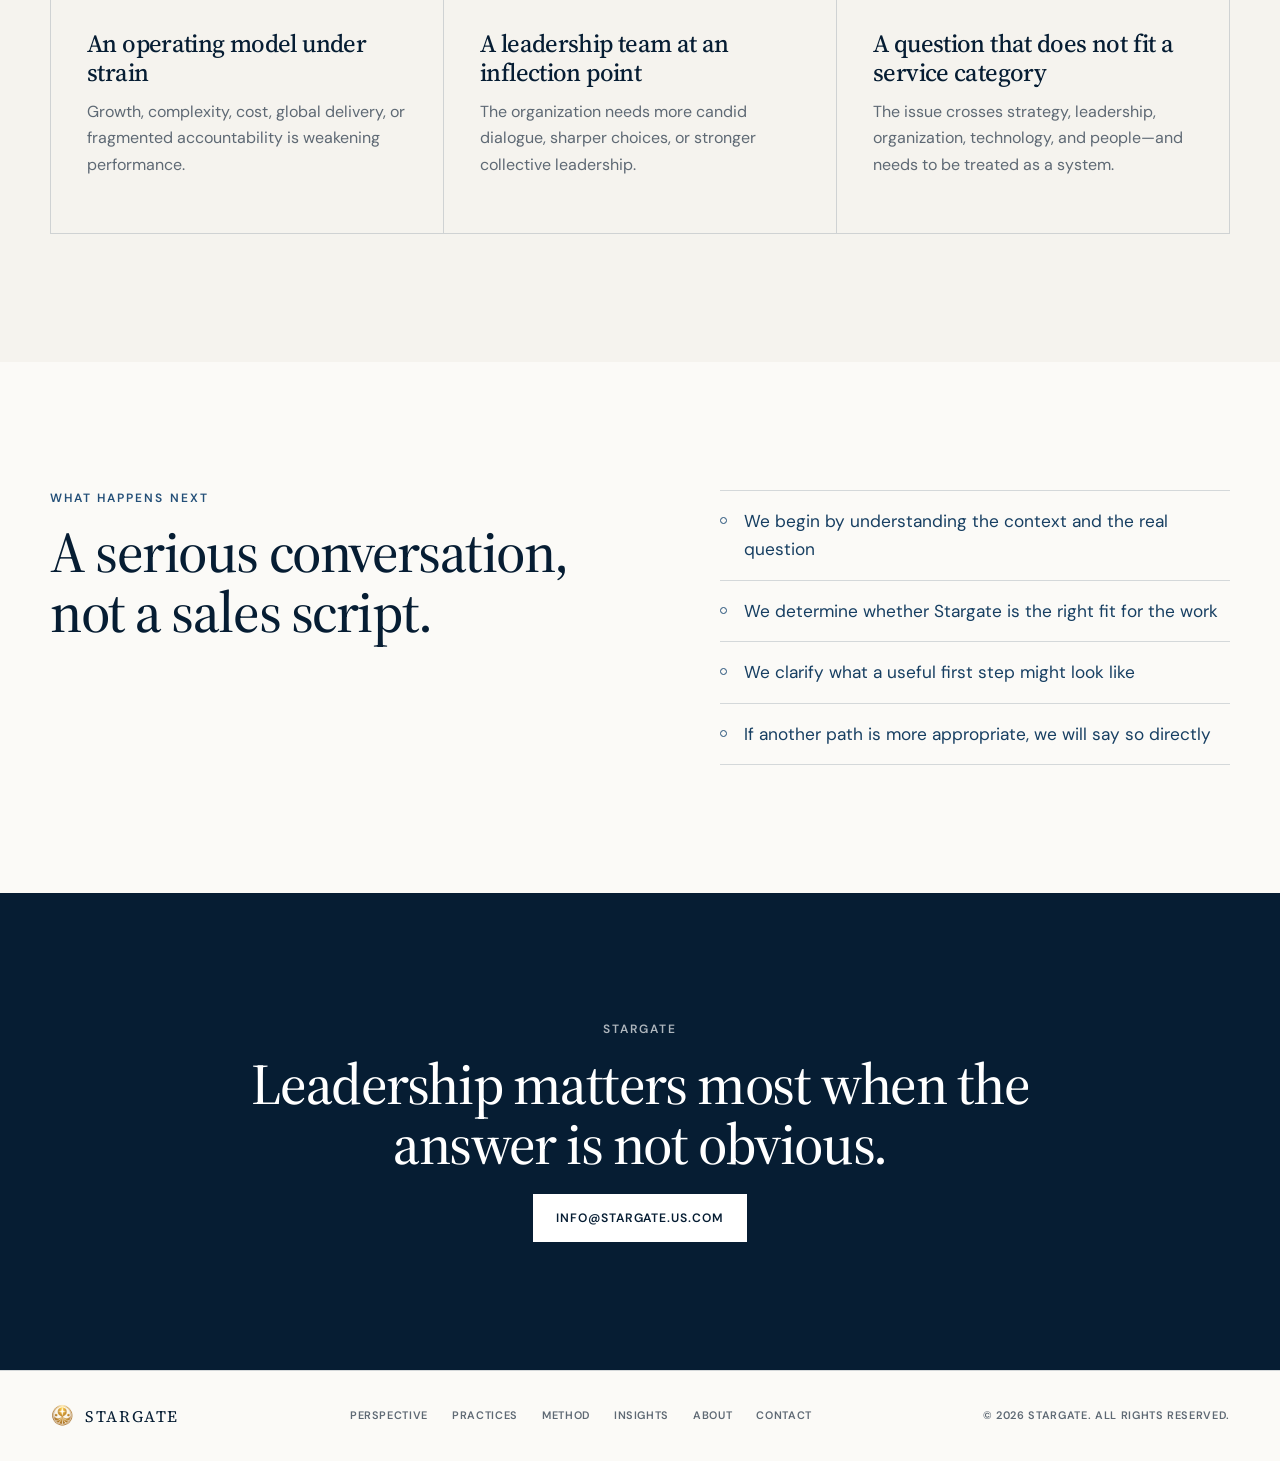
<file: contact.html>
<!DOCTYPE html>
<html lang="en">
<head>
  <meta charset="UTF-8">
  <meta name="viewport" content="width=device-width, initial-scale=1.0">
  <title>Contact | Stargate</title>
  <meta name="description" content="Start a conversation with Stargate about leadership, organizational transformation, AI strategy, operating performance, workforce design, or leadership development.">
  <link rel="canonical" href="https://stargate.us.com/contact.html">
  <meta property="og:title" content="Contact | Stargate">
  <meta property="og:description" content="Start a conversation with Stargate about leadership, organizational transformation, AI strategy, operating performance, workforce design, or leadership development.">
  <meta property="og:type" content="website">
  <meta property="og:url" content="https://stargate.us.com/contact.html">
  <meta property="og:site_name" content="Stargate">
  <meta name="twitter:card" content="summary_large_image">
  <link rel="icon" href="logo.png">
  <link rel="preconnect" href="https://fonts.googleapis.com">
  <link rel="preconnect" href="https://fonts.gstatic.com" crossorigin>
  <link href="https://fonts.googleapis.com/css2?family=DM+Sans:wght@400;500;600&family=Source+Serif+4:opsz,wght@8..60,400;8..60,500;8..60,600&display=swap" rel="stylesheet">
  <link rel="stylesheet" href="assets/css/styles.css?v=6">
  <script src="assets/js/main.js" defer></script>
  <script type="application/ld+json">
  {
    "@context": "https://schema.org",
    "@type": "Organization",
    "name": "Stargate",
    "url": "https://stargate.us.com/",
    "email": "info@stargate.us.com",
    "description": "Leadership and organizational transformation for the AI era."
  }
  </script>
</head>
<body>
  <a class="skip-link" href="#main-content">Skip to main content</a>
  <header class="site-header" data-site-header>
    <div class="container header-inner">
      <a class="brand" href="index.html" aria-label="Stargate home">
        <img src="logo.png" alt="" class="brand-mark">
        <span class="brand-name">STARGATE</span>
      </a>
      <button class="menu-toggle" type="button" aria-expanded="false" aria-controls="primary-navigation" data-menu-toggle>
        <span class="sr-only">Open navigation</span>
        <span class="menu-line"></span>
        <span class="menu-line"></span>
      </button>
      <nav id="primary-navigation" class="primary-navigation" aria-label="Primary navigation" data-navigation>
        <a href="perspective.html">Perspective</a>
        <a href="practices.html">Practices</a>
        <a href="method.html">Method</a>
        <a href="insights.html">Insights</a>
        <a href="about.html">About</a>
        <a class="button button-small" href="contact.html">Start a conversation</a>
      </nav>
    </div>
  </header>
  <main id="main-content">
    <section class="contact-page-hero section">
      <div class="container contact-page-grid">
        <div class="reveal">
          <p class="eyebrow">Start a conversation</p>
          <h1>Begin with the question<br>that matters most.</h1>
          <p class="interior-lead">
            Tell us what your organization is trying to become—and what may be standing in the way.
          </p>
        </div>

        <div class="contact-panel reveal">
          <p class="eyebrow">Direct contact</p>
          <h2>info@stargate.us.com</h2>
          <p>
            A brief note is enough. Share the context, the leadership question, and why the matter is important now.
          </p>
          <a class="button" href="mailto:info@stargate.us.com?subject=Stargate%20Conversation">Email Stargate</a>
        </div>
      </div>
    </section>

    <section class="conversation-types section section-soft">
      <div class="container">
        <div class="section-heading reveal">
          <p class="eyebrow">Good reasons to reach out</p>
          <h2>Conversations often begin here.</h2>
        </div>
        <div class="three-column-points">
          <article class="reveal">
            <span class="point-number">01</span>
            <h3>A consequential decision</h3>
            <p>You need independent perspective before making a choice with lasting organizational consequences.</p>
          </article>
          <article class="reveal">
            <span class="point-number">02</span>
            <h3>A transformation that is not moving</h3>
            <p>Activity is high, but alignment, ownership, adoption, or results remain weak.</p>
          </article>
          <article class="reveal">
            <span class="point-number">03</span>
            <h3>An AI agenda without organizational clarity</h3>
            <p>Technology decisions are moving faster than strategy, governance, work design, or leadership alignment.</p>
          </article>
          <article class="reveal">
            <span class="point-number">04</span>
            <h3>An operating model under strain</h3>
            <p>Growth, complexity, cost, global delivery, or fragmented accountability is weakening performance.</p>
          </article>
          <article class="reveal">
            <span class="point-number">05</span>
            <h3>A leadership team at an inflection point</h3>
            <p>The organization needs more candid dialogue, sharper choices, or stronger collective leadership.</p>
          </article>
          <article class="reveal">
            <span class="point-number">06</span>
            <h3>A question that does not fit a service category</h3>
            <p>The issue crosses strategy, leadership, organization, technology, and people—and needs to be treated as a system.</p>
          </article>
        </div>
      </div>
    </section>

    <section class="what-happens-next section">
      <div class="container split-copy">
        <div class="reveal">
          <p class="eyebrow">What happens next</p>
          <h2>A serious conversation, not a sales script.</h2>
        </div>
        <div class="outcome-list reveal">
          <p>We begin by understanding the context and the real question</p>
          <p>We determine whether Stargate is the right fit for the work</p>
          <p>We clarify what a useful first step might look like</p>
          <p>If another path is more appropriate, we will say so directly</p>
        </div>
      </div>
    </section>

    <section class="contact-page-close section">
      <div class="container centered-contact reveal">
        <p class="eyebrow eyebrow-light">Stargate</p>
        <h2>Leadership matters most when the answer is not obvious.</h2>
        <a class="button button-light" href="mailto:info@stargate.us.com?subject=Stargate%20Conversation">info@stargate.us.com</a>
      </div>
    </section>
  </main>
  <footer class="site-footer">
    <div class="container footer-inner">
      <a class="brand footer-brand" href="index.html" aria-label="Stargate home">
        <img src="logo.png" alt="" class="brand-mark">
        <span class="brand-name">STARGATE</span>
      </a>
      <nav class="footer-navigation" aria-label="Footer navigation">
        <a href="perspective.html">Perspective</a>
        <a href="practices.html">Practices</a>
        <a href="method.html">Method</a>
        <a href="insights.html">Insights</a>
        <a href="about.html">About</a>
        <a href="contact.html">Contact</a>
      </nav>
      <p class="copyright">© <span data-current-year>2026</span> Stargate. All rights reserved.</p>
    </div>
  </footer>
</body>
</html>
</file>
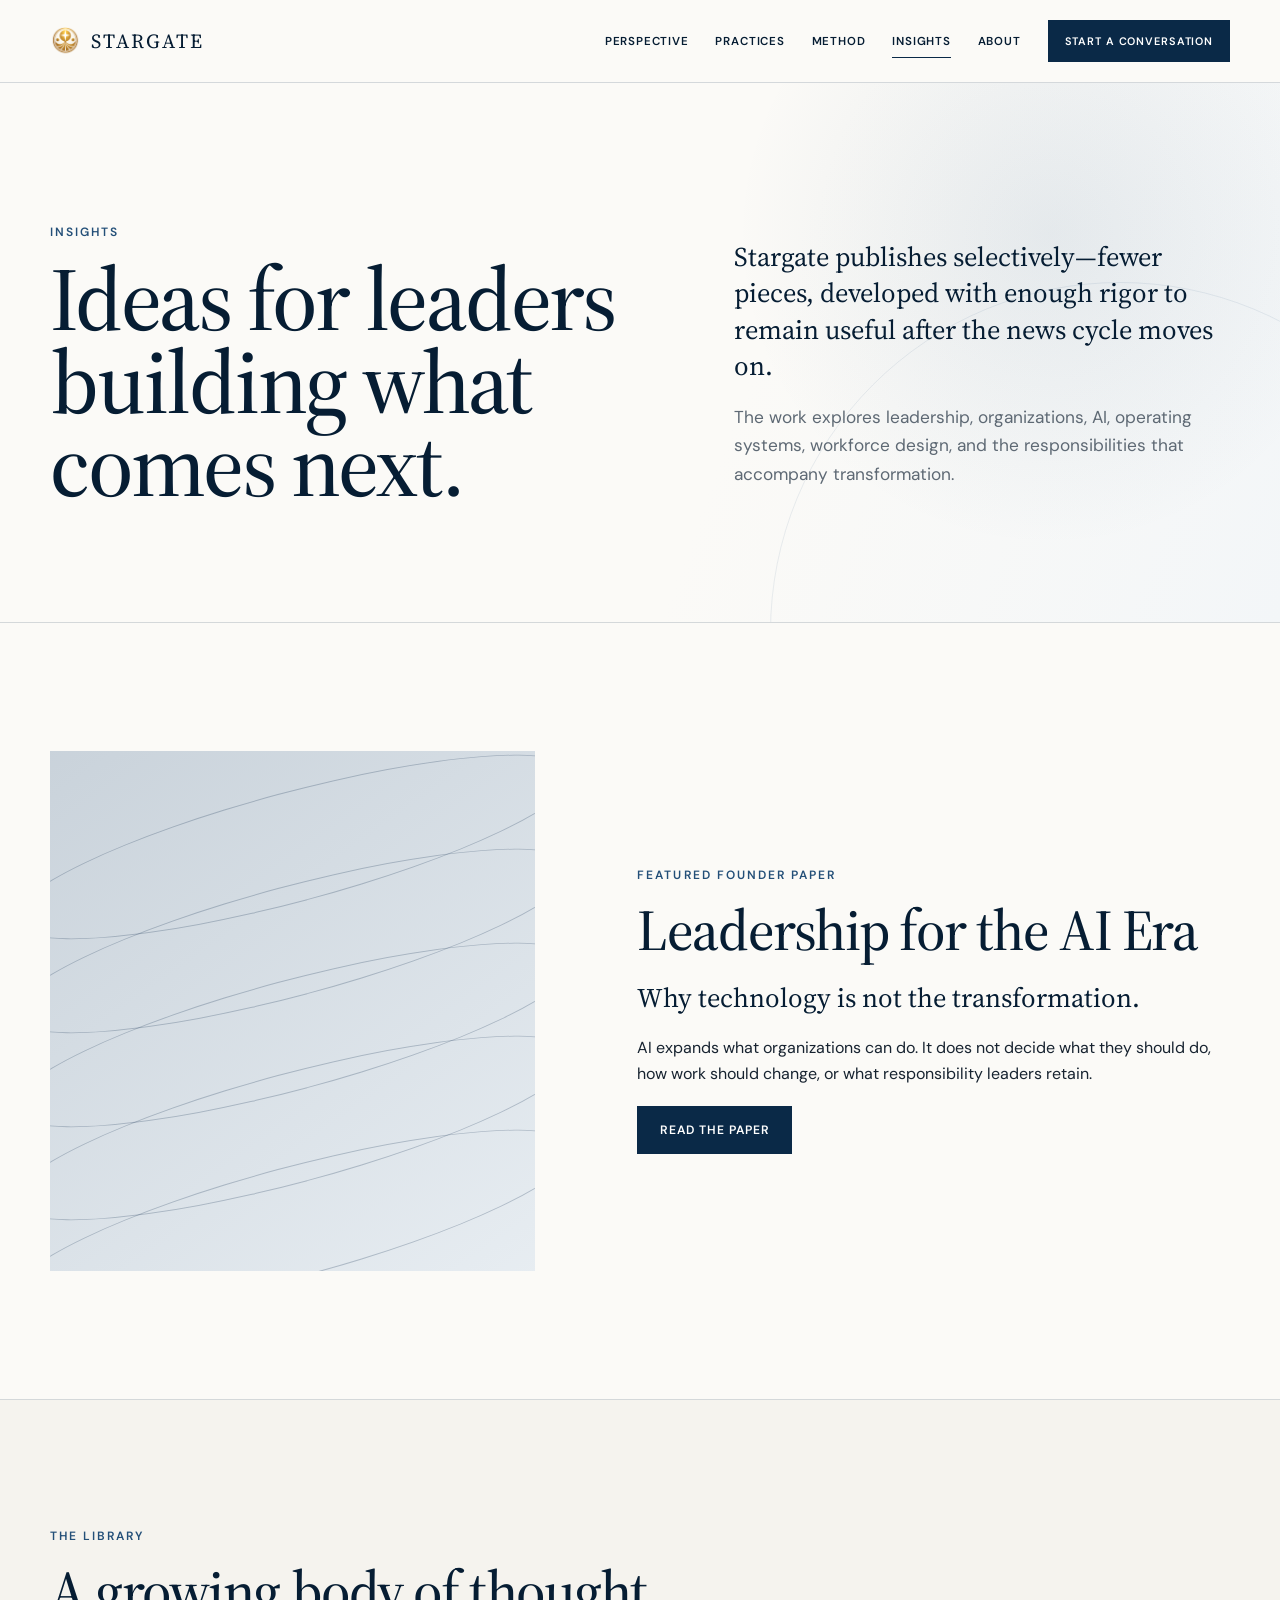
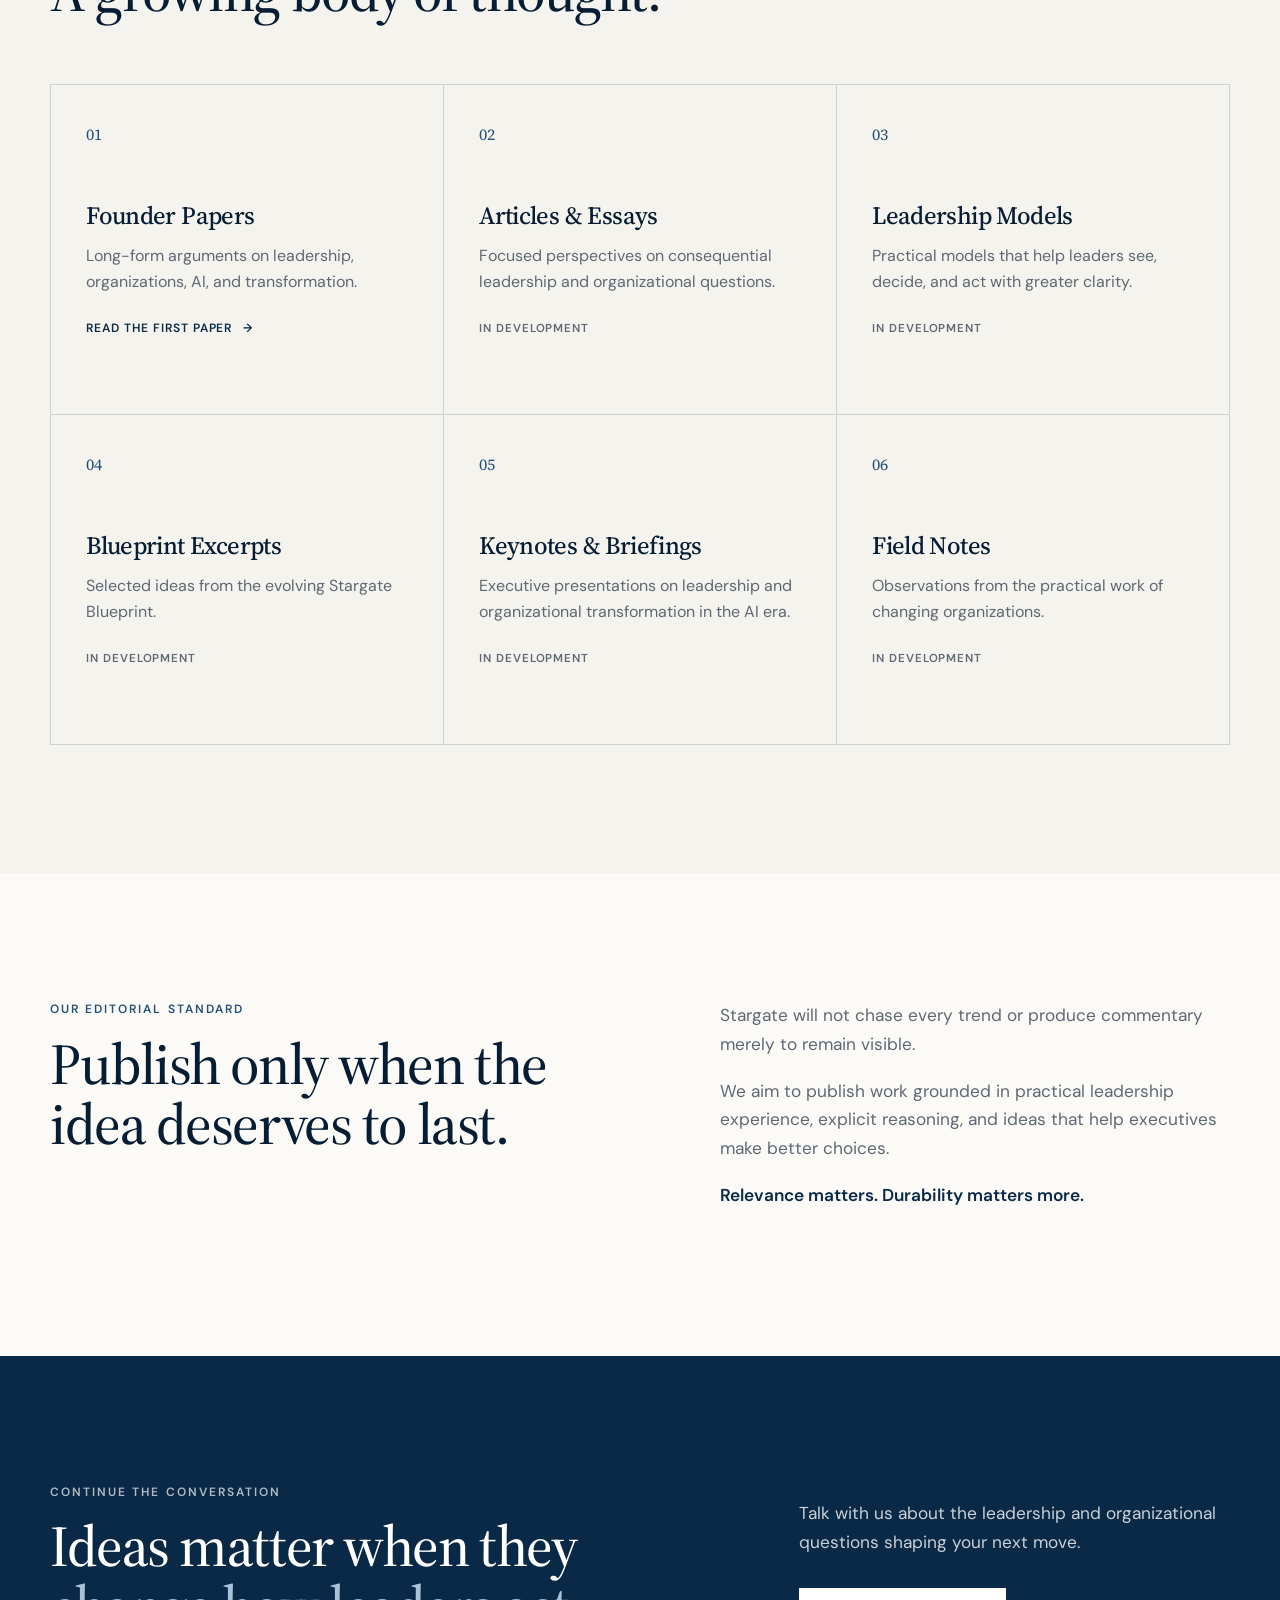
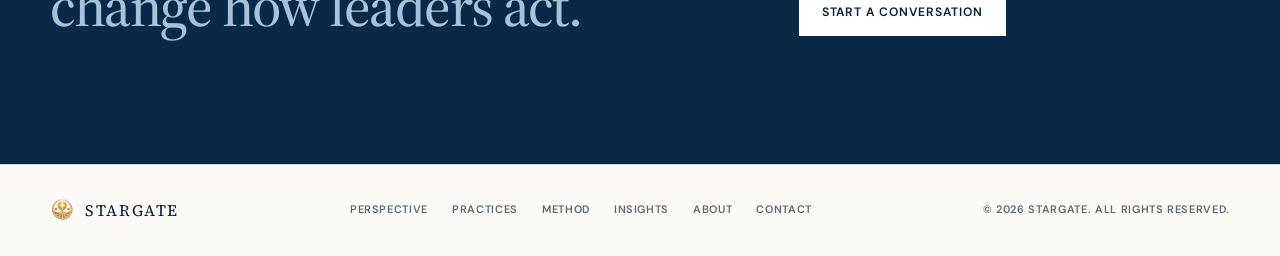
<file: insights.html>
<!DOCTYPE html>
<html lang="en">
<head>
  <meta charset="UTF-8">
  <meta name="viewport" content="width=device-width, initial-scale=1.0">
  <title>Insights | Stargate</title>
  <meta name="description" content="Founder Papers, articles, leadership models, Blueprint excerpts, and executive perspectives from Stargate.">
  <link rel="canonical" href="https://stargate.us.com/insights.html">
  <meta property="og:title" content="Insights | Stargate">
  <meta property="og:description" content="Founder Papers, articles, leadership models, Blueprint excerpts, and executive perspectives from Stargate.">
  <meta property="og:type" content="website">
  <meta property="og:url" content="https://stargate.us.com/insights.html">
  <meta property="og:site_name" content="Stargate">
  <meta name="twitter:card" content="summary_large_image">
  <link rel="icon" href="logo.png">
  <link rel="preconnect" href="https://fonts.googleapis.com">
  <link rel="preconnect" href="https://fonts.gstatic.com" crossorigin>
  <link href="https://fonts.googleapis.com/css2?family=DM+Sans:wght@400;500;600&family=Source+Serif+4:opsz,wght@8..60,400;8..60,500;8..60,600&display=swap" rel="stylesheet">
  <link rel="stylesheet" href="assets/css/styles.css?v=6">
  <script src="assets/js/main.js" defer></script>
  <script type="application/ld+json">
  {
    "@context": "https://schema.org",
    "@type": "Organization",
    "name": "Stargate",
    "url": "https://stargate.us.com/",
    "email": "info@stargate.us.com",
    "description": "Leadership and organizational transformation for the AI era."
  }
  </script>
</head>
<body>
  <a class="skip-link" href="#main-content">Skip to main content</a>
  <header class="site-header" data-site-header>
    <div class="container header-inner">
      <a class="brand" href="index.html" aria-label="Stargate home">
        <img src="logo.png" alt="" class="brand-mark">
        <span class="brand-name">STARGATE</span>
      </a>
      <button class="menu-toggle" type="button" aria-expanded="false" aria-controls="primary-navigation" data-menu-toggle>
        <span class="sr-only">Open navigation</span>
        <span class="menu-line"></span>
        <span class="menu-line"></span>
      </button>
      <nav id="primary-navigation" class="primary-navigation" aria-label="Primary navigation" data-navigation>
        <a href="perspective.html">Perspective</a>
        <a href="practices.html">Practices</a>
        <a href="method.html">Method</a>
        <a href="insights.html" aria-current="page">Insights</a>
        <a href="about.html">About</a>
        <a class="button button-small" href="contact.html">Start a conversation</a>
      </nav>
    </div>
  </header>
  <main id="main-content">
    <section class="core-hero section">
      <div class="container core-hero-grid">
        <div class="reveal">
          <p class="eyebrow">Insights</p>
          <h1>Ideas for leaders<br>building what comes next.</h1>
        </div>
        <div class="core-hero-copy reveal">
          <p class="interior-lead">
            Stargate publishes selectively—fewer pieces, developed with enough rigor to remain useful after the news cycle moves on.
          </p>
          <p>
            The work explores leadership, organizations, AI, operating systems, workforce design, and the responsibilities that accompany transformation.
          </p>
        </div>
      </div>
    </section>

    <section class="featured-insight section section-bordered">
      <div class="container featured-insight-grid">
        <div class="featured-insight-art reveal" aria-hidden="true">
          <span></span><span></span><span></span><span></span><span></span>
        </div>
        <div class="featured-insight-copy reveal">
          <p class="eyebrow">Featured Founder Paper</p>
          <h2>Leadership for the AI Era</h2>
          <p class="interior-lead">Why technology is not the transformation.</p>
          <p>
            AI expands what organizations can do. It does not decide what they should do, how work should change, or what responsibility leaders retain.
          </p>
          <a class="button" href="insights/leadership-for-the-ai-era.html">Read the paper</a>
        </div>
      </div>
    </section>

    <section class="insight-library section section-soft">
      <div class="container">
        <div class="section-heading reveal">
          <p class="eyebrow">The library</p>
          <h2>A growing body of thought.</h2>
        </div>

        <div class="insight-category-grid">
          <article class="insight-category reveal">
            <span>01</span>
            <h3>Founder Papers</h3>
            <p>Long-form arguments on leadership, organizations, AI, and transformation.</p>
            <a class="text-link" href="insights/leadership-for-the-ai-era.html">Read the first paper <span aria-hidden="true">→</span></a>
          </article>
          <article class="insight-category reveal">
            <span>02</span>
            <h3>Articles &amp; Essays</h3>
            <p>Focused perspectives on consequential leadership and organizational questions.</p>
            <span class="status-link">In development</span>
          </article>
          <article class="insight-category reveal">
            <span>03</span>
            <h3>Leadership Models</h3>
            <p>Practical models that help leaders see, decide, and act with greater clarity.</p>
            <span class="status-link">In development</span>
          </article>
          <article class="insight-category reveal">
            <span>04</span>
            <h3>Blueprint Excerpts</h3>
            <p>Selected ideas from the evolving Stargate Blueprint.</p>
            <span class="status-link">In development</span>
          </article>
          <article class="insight-category reveal">
            <span>05</span>
            <h3>Keynotes &amp; Briefings</h3>
            <p>Executive presentations on leadership and organizational transformation in the AI era.</p>
            <span class="status-link">In development</span>
          </article>
          <article class="insight-category reveal">
            <span>06</span>
            <h3>Field Notes</h3>
            <p>Observations from the practical work of changing organizations.</p>
            <span class="status-link">In development</span>
          </article>
        </div>
      </div>
    </section>

    <section class="editorial-standard section">
      <div class="container split-copy">
        <div class="reveal">
          <p class="eyebrow">Our editorial standard</p>
          <h2>Publish only when the idea deserves to last.</h2>
        </div>
        <div class="reveal">
          <p>
            Stargate will not chase every trend or produce commentary merely to remain visible.
          </p>
          <p>
            We aim to publish work grounded in practical leadership experience, explicit reasoning, and ideas that help executives make better choices.
          </p>
          <p class="emphasis">
            Relevance matters. Durability matters more.
          </p>
        </div>
      </div>
    </section>

    <section id="contact" class="contact section">
      <div class="container contact-grid">
        <div class="contact-statement reveal">
          <p class="eyebrow eyebrow-light">Continue the conversation</p>
          <h2>Ideas matter when they<br><span>change how leaders act.</span></h2>
        </div>
        <div class="contact-action reveal">
          <p>Talk with us about the leadership and organizational questions shaping your next move.</p>
          <a class="button button-light" href="contact.html">Start a conversation</a>
        </div>
      </div>
    </section>
  </main>
  <footer class="site-footer">
    <div class="container footer-inner">
      <a class="brand footer-brand" href="index.html" aria-label="Stargate home">
        <img src="logo.png" alt="" class="brand-mark">
        <span class="brand-name">STARGATE</span>
      </a>
      <nav class="footer-navigation" aria-label="Footer navigation">
        <a href="perspective.html">Perspective</a>
        <a href="practices.html">Practices</a>
        <a href="method.html">Method</a>
        <a href="insights.html">Insights</a>
        <a href="about.html">About</a>
        <a href="contact.html">Contact</a>
      </nav>
      <p class="copyright">© <span data-current-year>2026</span> Stargate. All rights reserved.</p>
    </div>
  </footer>
</body>
</html>
</file>
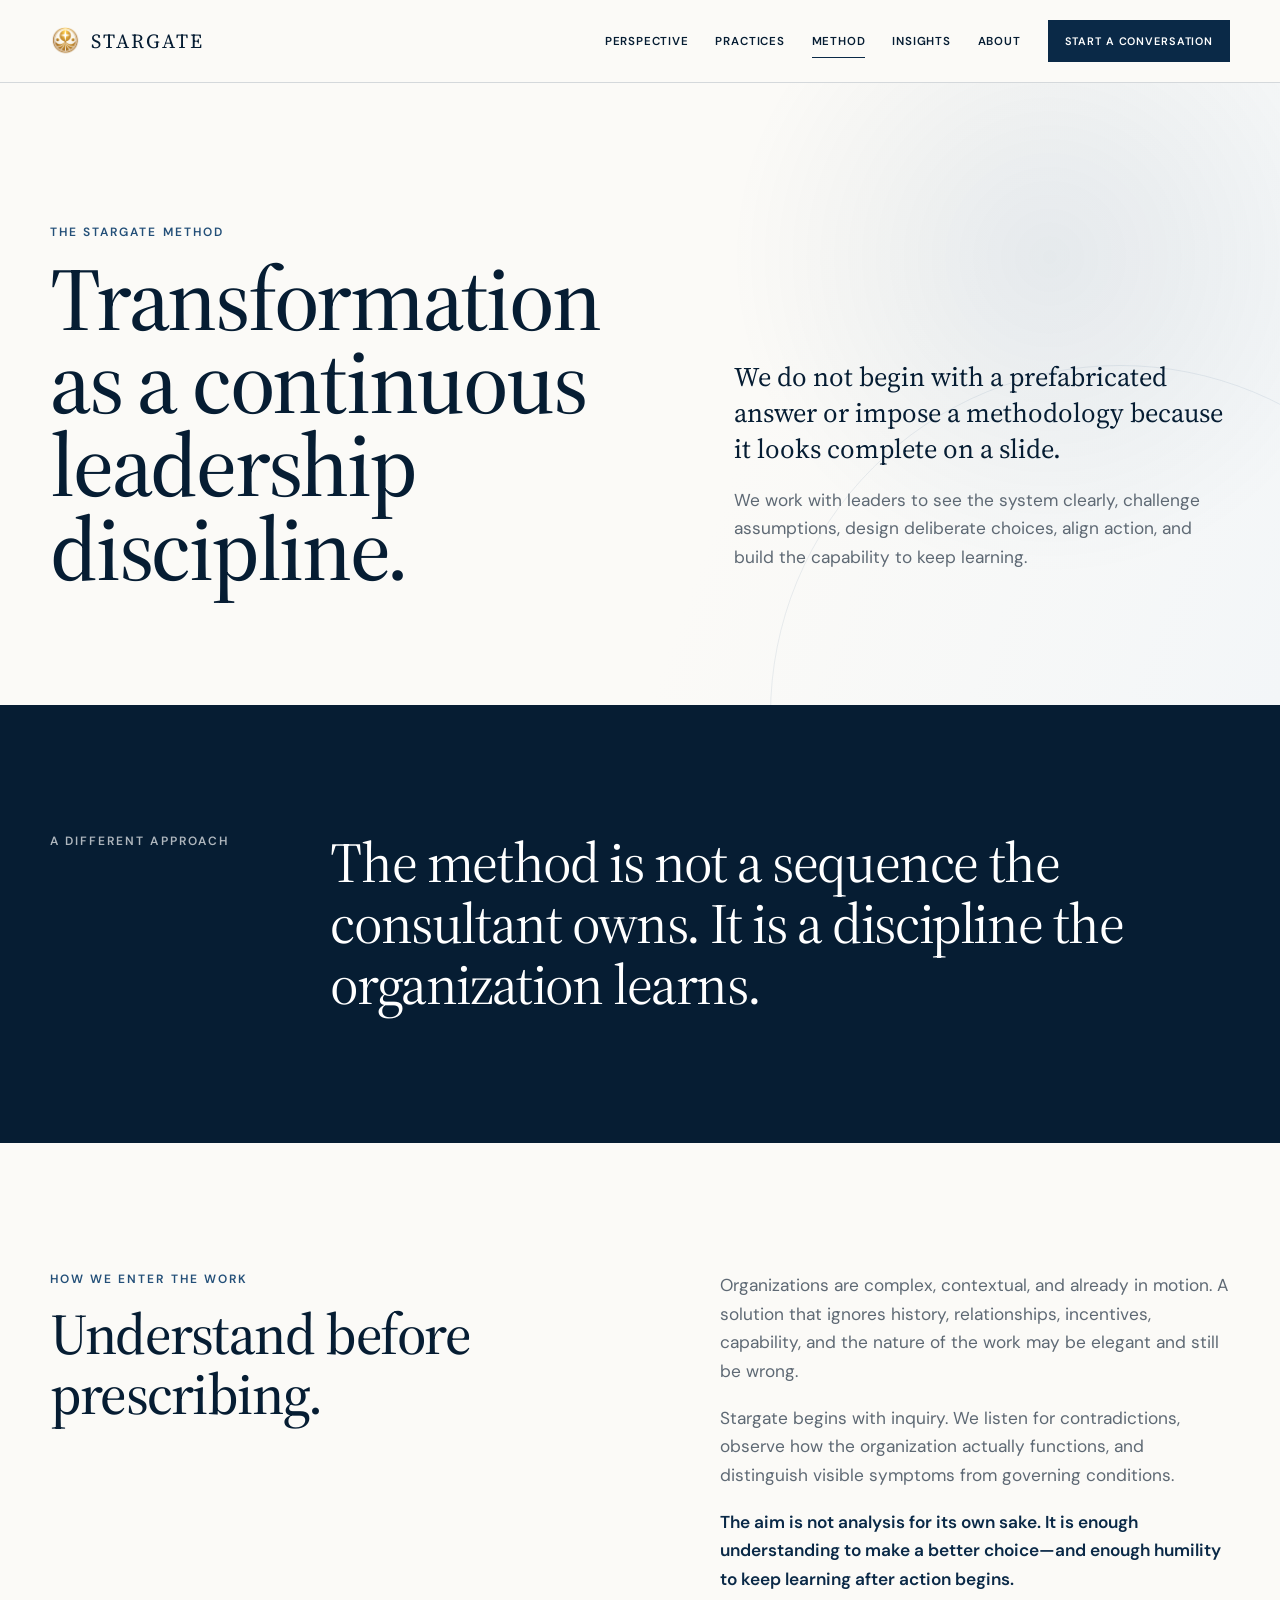
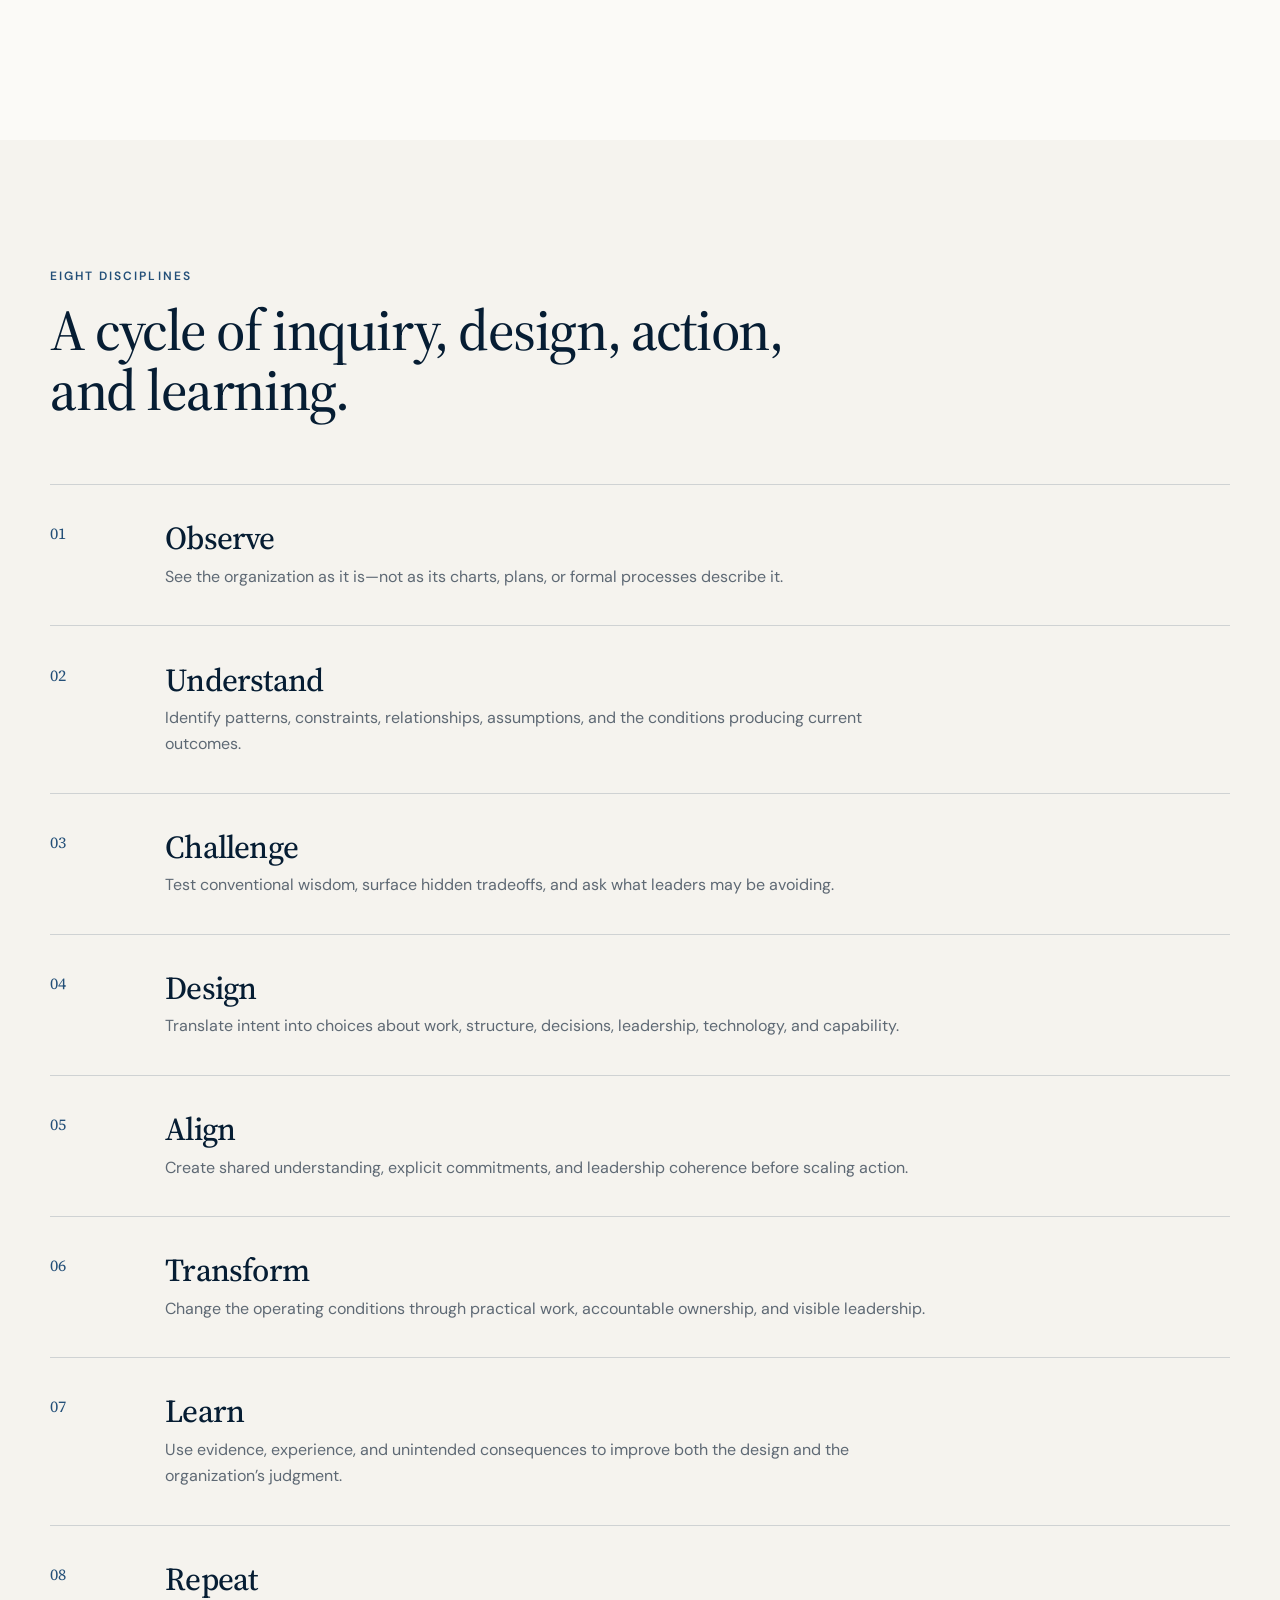
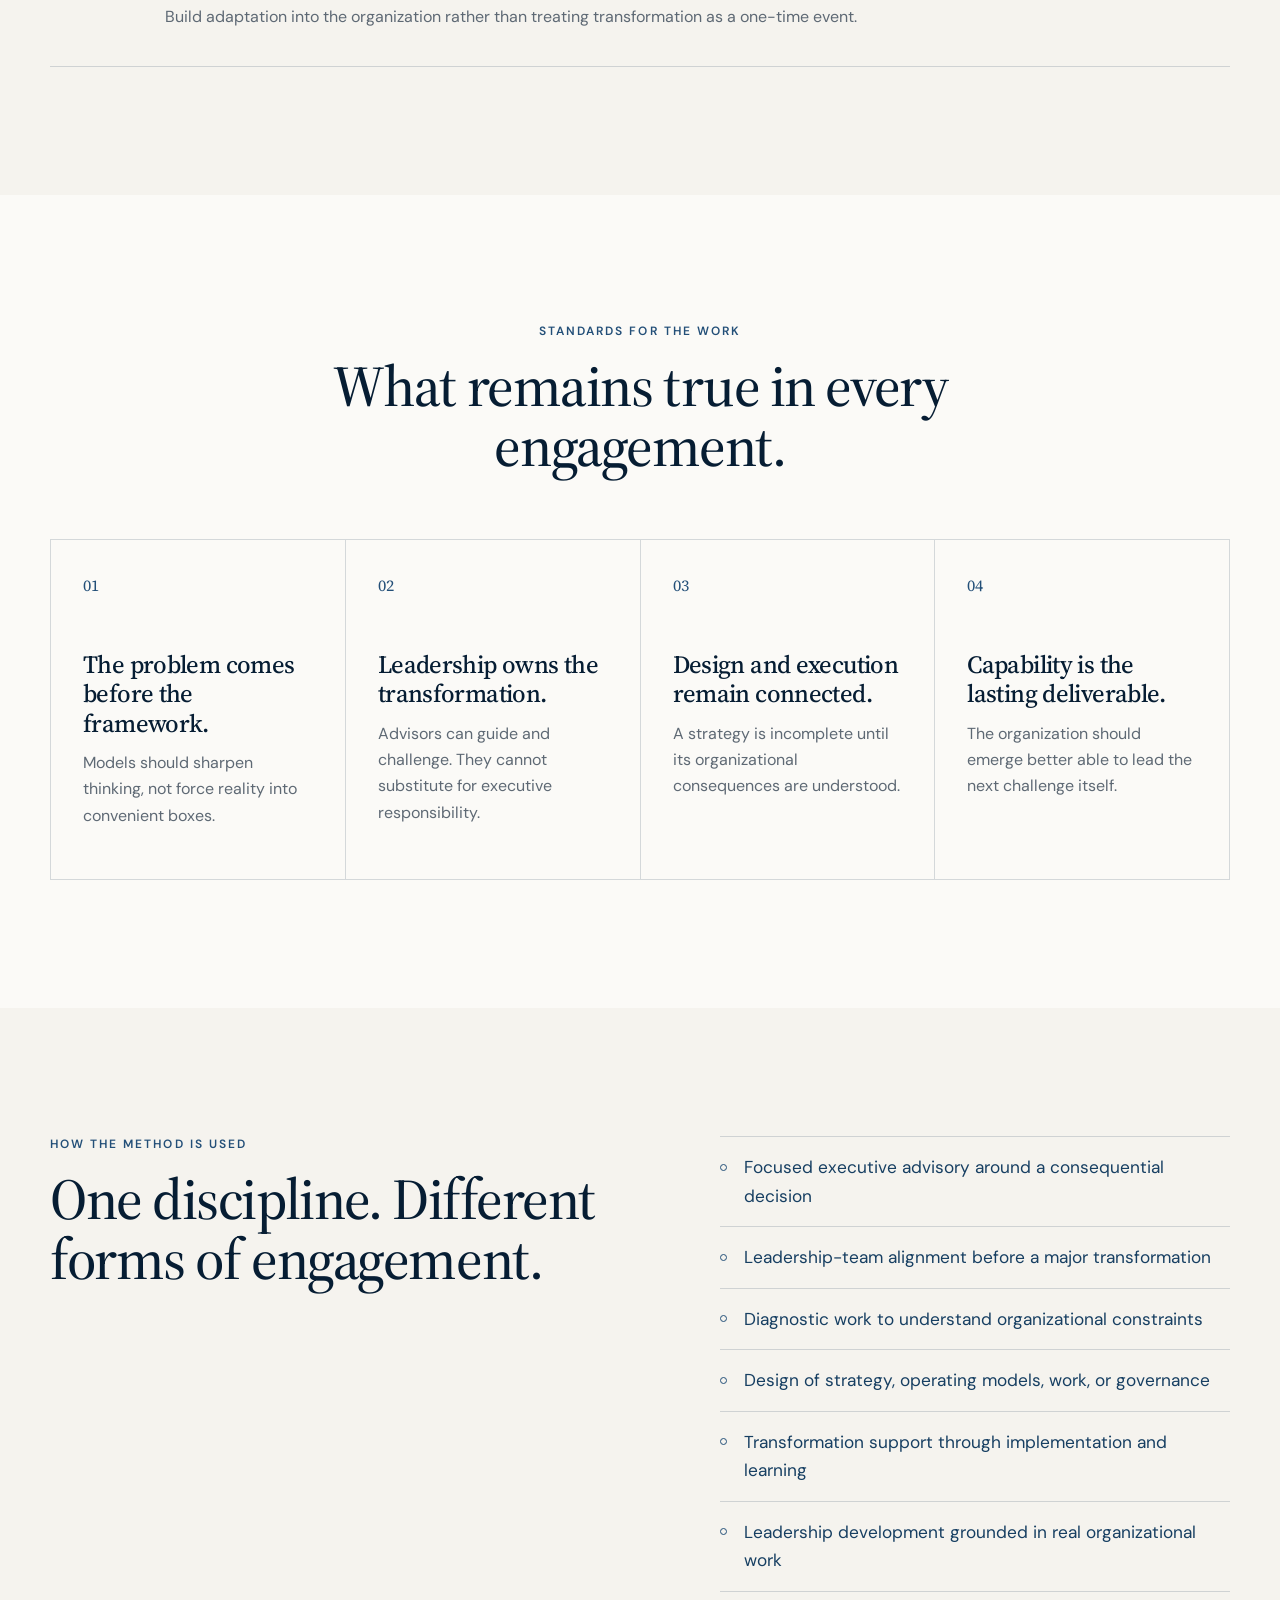
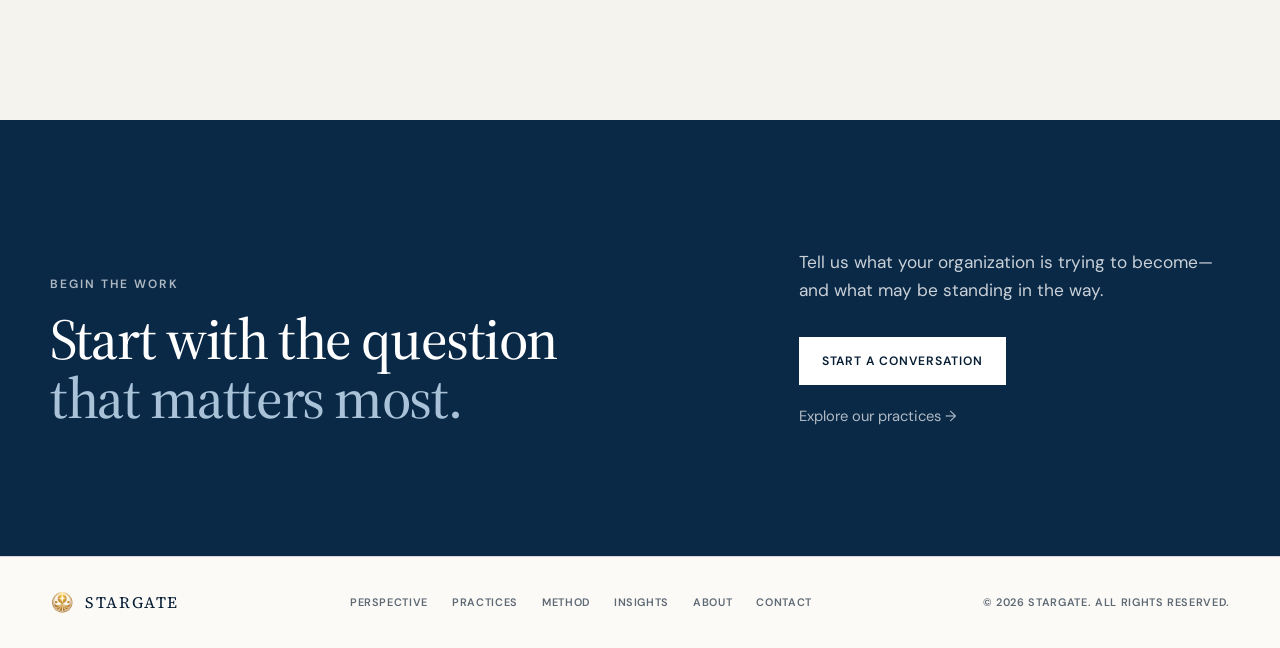
<file: method.html>
<!DOCTYPE html>
<html lang="en">
<head>
  <meta charset="UTF-8">
  <meta name="viewport" content="width=device-width, initial-scale=1.0">
  <title>Method | Stargate</title>
  <meta name="description" content="The Stargate Method is a continuous leadership discipline for understanding systems, making deliberate choices, aligning leaders, transforming organizations, and learning.">
  <meta property="og:title" content="Method | Stargate">
  <meta property="og:description" content="The Stargate Method is a continuous leadership discipline for understanding systems, making deliberate choices, aligning leaders, transforming organizations, and learning.">
  <meta property="og:type" content="website">
  <meta property="og:url" content="https://stargate.us.com/method.html">
  <link rel="icon" href="logo.png">
  <link rel="preconnect" href="https://fonts.googleapis.com">
  <link rel="preconnect" href="https://fonts.gstatic.com" crossorigin>
  <link href="https://fonts.googleapis.com/css2?family=DM+Sans:wght@400;500;600&family=Source+Serif+4:opsz,wght@8..60,400;8..60,500;8..60,600&display=swap" rel="stylesheet">
  <link rel="stylesheet" href="assets/css/styles.css?v=5">
  <script src="assets/js/main.js" defer></script>
</head>
<body>
  <a class="skip-link" href="#main-content">Skip to main content</a>
  <header class="site-header" data-site-header>
    <div class="container header-inner">
      <a class="brand" href="index.html" aria-label="Stargate home">
        <img src="logo.png" alt="" class="brand-mark">
        <span class="brand-name">STARGATE</span>
      </a>

      <button class="menu-toggle" type="button" aria-expanded="false" aria-controls="primary-navigation" data-menu-toggle>
        <span class="sr-only">Open navigation</span>
        <span class="menu-line"></span>
        <span class="menu-line"></span>
      </button>

      <nav id="primary-navigation" class="primary-navigation" aria-label="Primary navigation" data-navigation>
        <a href="perspective.html">Perspective</a>
        <a href="practices.html">Practices</a>
        <a href="method.html" aria-current="page">Method</a>
        <a href="index.html#insights">Insights</a>
        <a href="about.html">About</a>
        <a class="button button-small" href="#contact">Start a conversation</a>
      </nav>
    </div>
  </header>

  <main id="main-content">
    <section class="core-hero section">
      <div class="container core-hero-grid">
        <div class="reveal">
          <p class="eyebrow">The Stargate Method</p>
          <h1>Transformation as a continuous leadership discipline.</h1>
        </div>
        <div class="core-hero-copy reveal">
          <p class="interior-lead">
            We do not begin with a prefabricated answer or impose a methodology
            because it looks complete on a slide.
          </p>
          <p>
            We work with leaders to see the system clearly, challenge assumptions,
            design deliberate choices, align action, and build the capability to keep learning.
          </p>
        </div>
      </div>
    </section>

    <section class="statement-band section">
      <div class="container statement-band-grid">
        <p class="eyebrow eyebrow-light reveal">A different approach</p>
        <blockquote class="reveal">
          The method is not a sequence the consultant owns. It is a discipline the organization learns.
        </blockquote>
      </div>
    </section>

    <section class="method-principles section">
      <div class="container split-copy">
        <div class="reveal">
          <p class="eyebrow">How we enter the work</p>
          <h2>Understand before prescribing.</h2>
        </div>
        <div class="reveal">
          <p>
            Organizations are complex, contextual, and already in motion. A solution that
            ignores history, relationships, incentives, capability, and the nature of the work
            may be elegant and still be wrong.
          </p>
          <p>
            Stargate begins with inquiry. We listen for contradictions, observe how the
            organization actually functions, and distinguish visible symptoms from governing conditions.
          </p>
          <p class="emphasis">
            The aim is not analysis for its own sake. It is enough understanding to make a
            better choice—and enough humility to keep learning after action begins.
          </p>
        </div>
      </div>
    </section>

    <section class="method-sequence section section-soft">
      <div class="container">
        <div class="section-heading reveal">
          <p class="eyebrow">Eight disciplines</p>
          <h2>A cycle of inquiry, design, action, and learning.</h2>
        </div>

        <ol class="core-method-list">
          <li class="core-method-step reveal">
            <span>01</span>
            <div><h3>Observe</h3><p>See the organization as it is—not as its charts, plans, or formal processes describe it.</p></div>
          </li>
          <li class="core-method-step reveal">
            <span>02</span>
            <div><h3>Understand</h3><p>Identify patterns, constraints, relationships, assumptions, and the conditions producing current outcomes.</p></div>
          </li>
          <li class="core-method-step reveal">
            <span>03</span>
            <div><h3>Challenge</h3><p>Test conventional wisdom, surface hidden tradeoffs, and ask what leaders may be avoiding.</p></div>
          </li>
          <li class="core-method-step reveal">
            <span>04</span>
            <div><h3>Design</h3><p>Translate intent into choices about work, structure, decisions, leadership, technology, and capability.</p></div>
          </li>
          <li class="core-method-step reveal">
            <span>05</span>
            <div><h3>Align</h3><p>Create shared understanding, explicit commitments, and leadership coherence before scaling action.</p></div>
          </li>
          <li class="core-method-step reveal">
            <span>06</span>
            <div><h3>Transform</h3><p>Change the operating conditions through practical work, accountable ownership, and visible leadership.</p></div>
          </li>
          <li class="core-method-step reveal">
            <span>07</span>
            <div><h3>Learn</h3><p>Use evidence, experience, and unintended consequences to improve both the design and the organization’s judgment.</p></div>
          </li>
          <li class="core-method-step reveal">
            <span>08</span>
            <div><h3>Repeat</h3><p>Build adaptation into the organization rather than treating transformation as a one-time event.</p></div>
          </li>
        </ol>
      </div>
    </section>

    <section class="method-standards section">
      <div class="container">
        <div class="section-heading centered reveal">
          <p class="eyebrow">Standards for the work</p>
          <h2>What remains true in every engagement.</h2>
        </div>

        <div class="four-column-standards">
          <article class="reveal">
            <span>01</span>
            <h3>The problem comes before the framework.</h3>
            <p>Models should sharpen thinking, not force reality into convenient boxes.</p>
          </article>
          <article class="reveal">
            <span>02</span>
            <h3>Leadership owns the transformation.</h3>
            <p>Advisors can guide and challenge. They cannot substitute for executive responsibility.</p>
          </article>
          <article class="reveal">
            <span>03</span>
            <h3>Design and execution remain connected.</h3>
            <p>A strategy is incomplete until its organizational consequences are understood.</p>
          </article>
          <article class="reveal">
            <span>04</span>
            <h3>Capability is the lasting deliverable.</h3>
            <p>The organization should emerge better able to lead the next challenge itself.</p>
          </article>
        </div>
      </div>
    </section>

    <section class="engagement-shapes section section-soft">
      <div class="container split-copy">
        <div class="reveal">
          <p class="eyebrow">How the method is used</p>
          <h2>One discipline. Different forms of engagement.</h2>
        </div>
        <div class="outcome-list reveal">
          <p>Focused executive advisory around a consequential decision</p>
          <p>Leadership-team alignment before a major transformation</p>
          <p>Diagnostic work to understand organizational constraints</p>
          <p>Design of strategy, operating models, work, or governance</p>
          <p>Transformation support through implementation and learning</p>
          <p>Leadership development grounded in real organizational work</p>
        </div>
      </div>
    </section>

    <section id="contact" class="contact section">
      <div class="container contact-grid">
        <div class="contact-statement reveal">
          <p class="eyebrow eyebrow-light">Begin the work</p>
          <h2>Start with the question<br><span>that matters most.</span></h2>
        </div>
        <div class="contact-action reveal">
          <p>
            Tell us what your organization is trying to become—and what may be standing in the way.
          </p>
          <a class="button button-light" href="mailto:info@stargate.us.com">Start a conversation</a>
          <a class="contact-email" href="practices.html">Explore our practices →</a>
        </div>
      </div>
    </section>
  </main>
  <footer class="site-footer">
    <div class="container footer-inner">
      <a class="brand footer-brand" href="index.html" aria-label="Stargate home">
        <img src="logo.png" alt="" class="brand-mark">
        <span class="brand-name">STARGATE</span>
      </a>

      <nav class="footer-navigation" aria-label="Footer navigation">
        <a href="perspective.html">Perspective</a>
        <a href="practices.html">Practices</a>
        <a href="method.html">Method</a>
        <a href="index.html#insights">Insights</a>
        <a href="about.html">About</a>
        <a href="#contact">Contact</a>
      </nav>

      <p class="copyright">© <span data-current-year>2026</span> Stargate. All rights reserved.</p>
    </div>
  </footer>
</body>
</html>
</file>
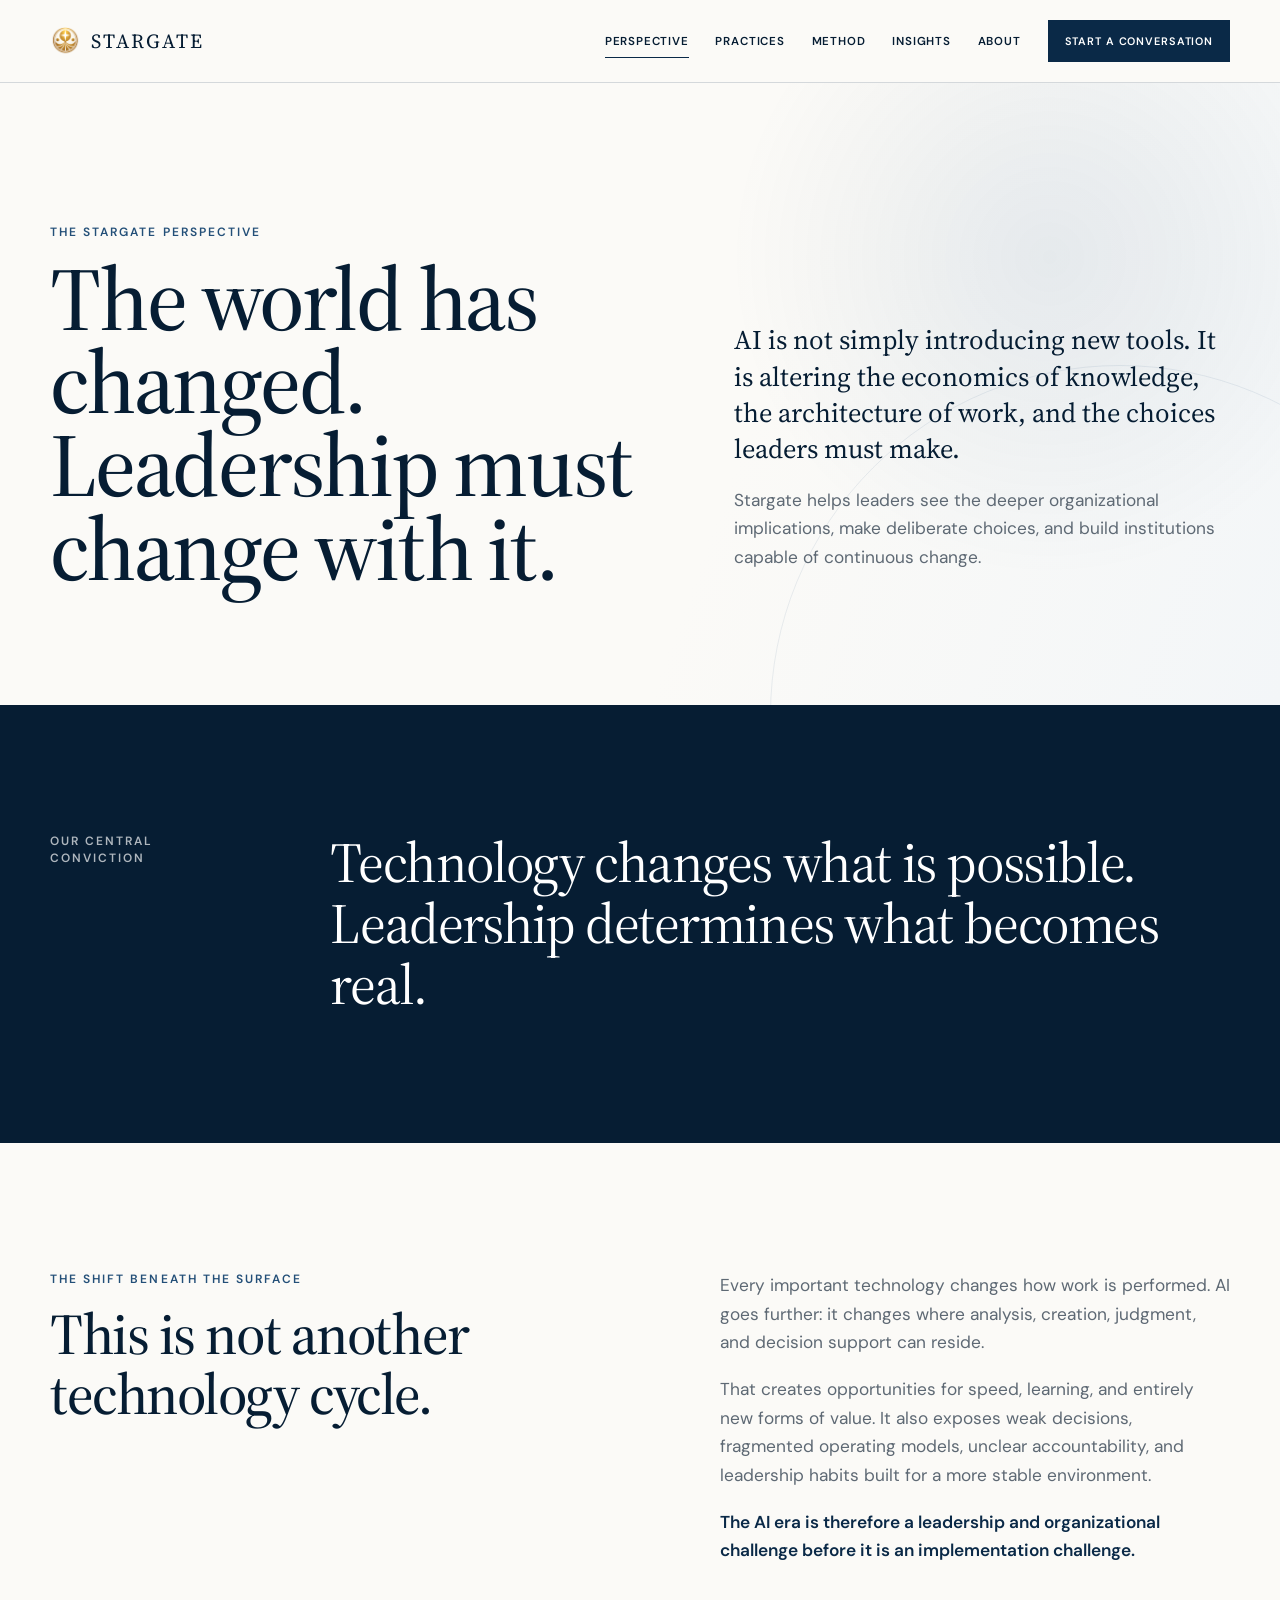
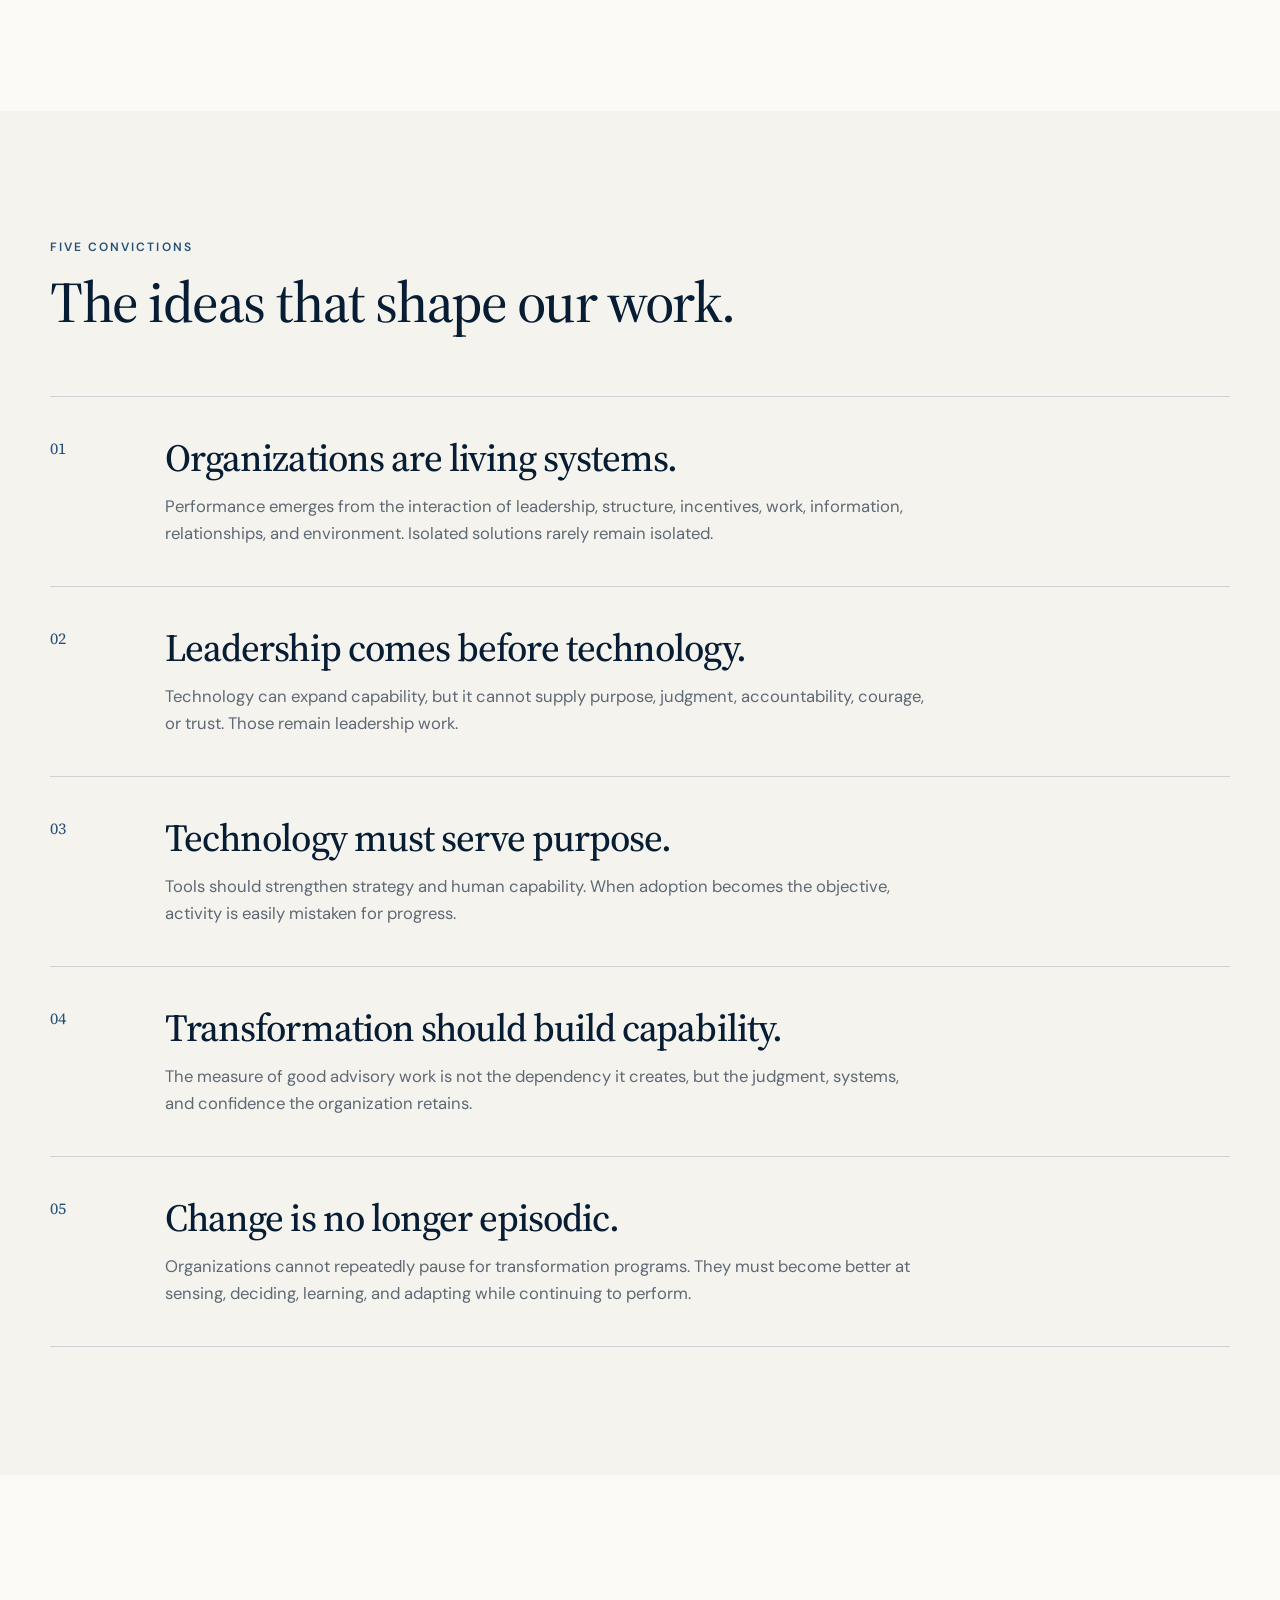
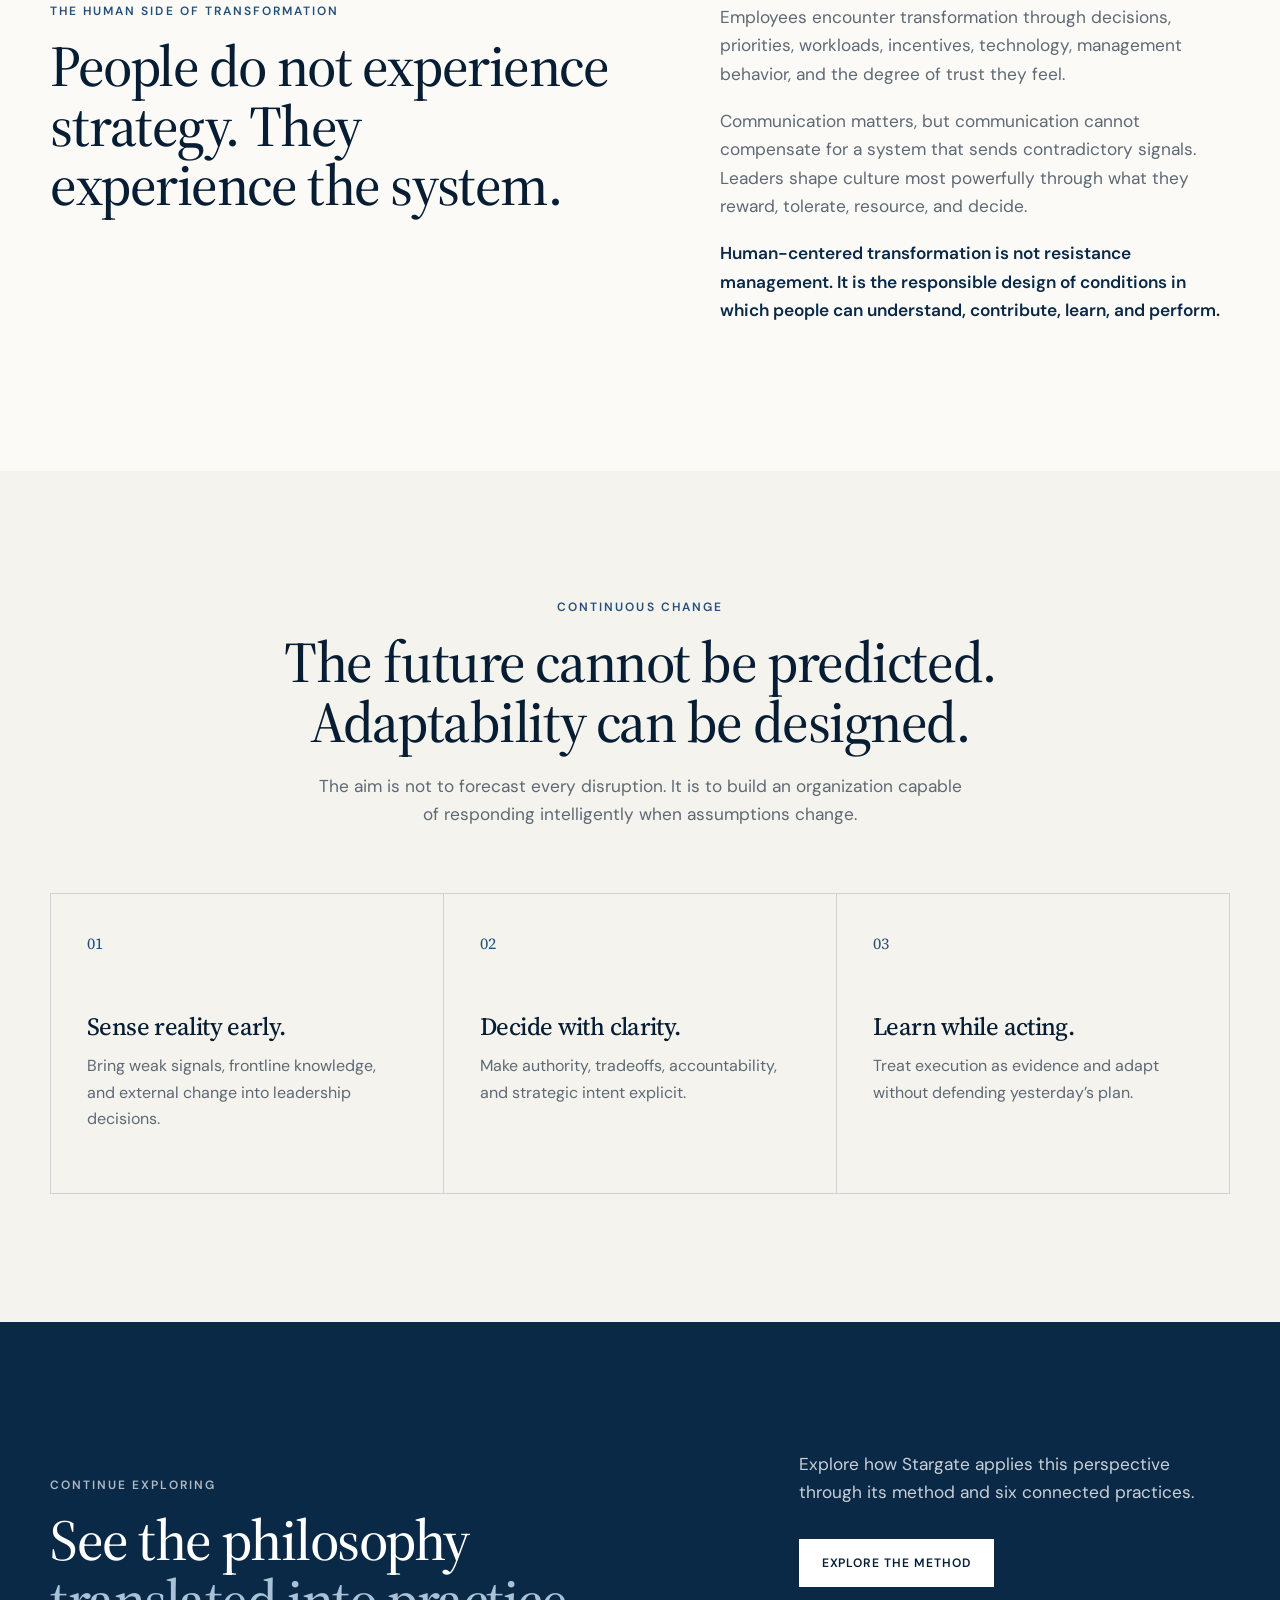
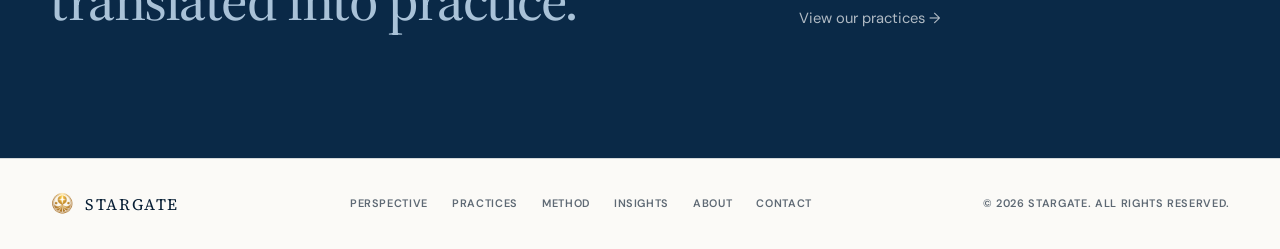
<file: perspective.html>
<!DOCTYPE html>
<html lang="en">
<head>
  <meta charset="UTF-8">
  <meta name="viewport" content="width=device-width, initial-scale=1.0">
  <title>Perspective | Stargate</title>
  <meta name="description" content="The Stargate perspective on leadership, organizations, technology, and continuous transformation in the AI era.">
  <meta property="og:title" content="Perspective | Stargate">
  <meta property="og:description" content="The Stargate perspective on leadership, organizations, technology, and continuous transformation in the AI era.">
  <meta property="og:type" content="website">
  <meta property="og:url" content="https://stargate.us.com/perspective.html">
  <link rel="icon" href="logo.png">
  <link rel="preconnect" href="https://fonts.googleapis.com">
  <link rel="preconnect" href="https://fonts.gstatic.com" crossorigin>
  <link href="https://fonts.googleapis.com/css2?family=DM+Sans:wght@400;500;600&family=Source+Serif+4:opsz,wght@8..60,400;8..60,500;8..60,600&display=swap" rel="stylesheet">
  <link rel="stylesheet" href="assets/css/styles.css?v=5">
  <script src="assets/js/main.js" defer></script>
</head>
<body>
  <a class="skip-link" href="#main-content">Skip to main content</a>
  <header class="site-header" data-site-header>
    <div class="container header-inner">
      <a class="brand" href="index.html" aria-label="Stargate home">
        <img src="logo.png" alt="" class="brand-mark">
        <span class="brand-name">STARGATE</span>
      </a>

      <button class="menu-toggle" type="button" aria-expanded="false" aria-controls="primary-navigation" data-menu-toggle>
        <span class="sr-only">Open navigation</span>
        <span class="menu-line"></span>
        <span class="menu-line"></span>
      </button>

      <nav id="primary-navigation" class="primary-navigation" aria-label="Primary navigation" data-navigation>
        <a href="perspective.html" aria-current="page">Perspective</a>
        <a href="practices.html">Practices</a>
        <a href="method.html">Method</a>
        <a href="index.html#insights">Insights</a>
        <a href="about.html">About</a>
        <a class="button button-small" href="#contact">Start a conversation</a>
      </nav>
    </div>
  </header>

  <main id="main-content">
    <section class="core-hero section">
      <div class="container core-hero-grid">
        <div class="reveal">
          <p class="eyebrow">The Stargate perspective</p>
          <h1>The world has changed.<br>Leadership must change with it.</h1>
        </div>
        <div class="core-hero-copy reveal">
          <p class="interior-lead">
            AI is not simply introducing new tools. It is altering the economics
            of knowledge, the architecture of work, and the choices leaders must make.
          </p>
          <p>
            Stargate helps leaders see the deeper organizational implications,
            make deliberate choices, and build institutions capable of continuous change.
          </p>
        </div>
      </div>
    </section>

    <section class="statement-band section">
      <div class="container statement-band-grid">
        <p class="eyebrow eyebrow-light reveal">Our central conviction</p>
        <blockquote class="reveal">
          Technology changes what is possible. Leadership determines what becomes real.
        </blockquote>
      </div>
    </section>

    <section class="core-narrative section">
      <div class="container split-copy">
        <div class="reveal">
          <p class="eyebrow">The shift beneath the surface</p>
          <h2>This is not another technology cycle.</h2>
        </div>
        <div class="reveal">
          <p>
            Every important technology changes how work is performed. AI goes further:
            it changes where analysis, creation, judgment, and decision support can reside.
          </p>
          <p>
            That creates opportunities for speed, learning, and entirely new forms of value.
            It also exposes weak decisions, fragmented operating models, unclear accountability,
            and leadership habits built for a more stable environment.
          </p>
          <p class="emphasis">
            The AI era is therefore a leadership and organizational challenge before it is
            an implementation challenge.
          </p>
        </div>
      </div>
    </section>

    <section class="conviction-ledger section section-soft">
      <div class="container">
        <div class="section-heading reveal">
          <p class="eyebrow">Five convictions</p>
          <h2>The ideas that shape our work.</h2>
        </div>

        <div class="core-convictions">
          <article class="core-conviction reveal">
            <span>01</span>
            <div>
              <h3>Organizations are living systems.</h3>
              <p>
                Performance emerges from the interaction of leadership, structure,
                incentives, work, information, relationships, and environment.
                Isolated solutions rarely remain isolated.
              </p>
            </div>
          </article>

          <article class="core-conviction reveal">
            <span>02</span>
            <div>
              <h3>Leadership comes before technology.</h3>
              <p>
                Technology can expand capability, but it cannot supply purpose,
                judgment, accountability, courage, or trust. Those remain leadership work.
              </p>
            </div>
          </article>

          <article class="core-conviction reveal">
            <span>03</span>
            <div>
              <h3>Technology must serve purpose.</h3>
              <p>
                Tools should strengthen strategy and human capability. When adoption
                becomes the objective, activity is easily mistaken for progress.
              </p>
            </div>
          </article>

          <article class="core-conviction reveal">
            <span>04</span>
            <div>
              <h3>Transformation should build capability.</h3>
              <p>
                The measure of good advisory work is not the dependency it creates,
                but the judgment, systems, and confidence the organization retains.
              </p>
            </div>
          </article>

          <article class="core-conviction reveal">
            <span>05</span>
            <div>
              <h3>Change is no longer episodic.</h3>
              <p>
                Organizations cannot repeatedly pause for transformation programs.
                They must become better at sensing, deciding, learning, and adapting
                while continuing to perform.
              </p>
            </div>
          </article>
        </div>
      </div>
    </section>

    <section class="human-system section">
      <div class="container split-copy">
        <div class="reveal">
          <p class="eyebrow">The human side of transformation</p>
          <h2>People do not experience strategy. They experience the system.</h2>
        </div>
        <div class="reveal">
          <p>
            Employees encounter transformation through decisions, priorities, workloads,
            incentives, technology, management behavior, and the degree of trust they feel.
          </p>
          <p>
            Communication matters, but communication cannot compensate for a system that
            sends contradictory signals. Leaders shape culture most powerfully through
            what they reward, tolerate, resource, and decide.
          </p>
          <p class="emphasis">
            Human-centered transformation is not resistance management. It is the
            responsible design of conditions in which people can understand, contribute,
            learn, and perform.
          </p>
        </div>
      </div>
    </section>

    <section class="continuous-change section section-soft">
      <div class="container">
        <div class="section-heading centered reveal">
          <p class="eyebrow">Continuous change</p>
          <h2>The future cannot be predicted. Adaptability can be designed.</h2>
          <p class="section-intro">
            The aim is not to forecast every disruption. It is to build an organization
            capable of responding intelligently when assumptions change.
          </p>
        </div>

        <div class="three-column-points">
          <article class="reveal">
            <span class="point-number">01</span>
            <h3>Sense reality early.</h3>
            <p>Bring weak signals, frontline knowledge, and external change into leadership decisions.</p>
          </article>
          <article class="reveal">
            <span class="point-number">02</span>
            <h3>Decide with clarity.</h3>
            <p>Make authority, tradeoffs, accountability, and strategic intent explicit.</p>
          </article>
          <article class="reveal">
            <span class="point-number">03</span>
            <h3>Learn while acting.</h3>
            <p>Treat execution as evidence and adapt without defending yesterday’s plan.</p>
          </article>
        </div>
      </div>
    </section>

    <section id="contact" class="contact section">
      <div class="container contact-grid">
        <div class="contact-statement reveal">
          <p class="eyebrow eyebrow-light">Continue exploring</p>
          <h2>See the philosophy<br><span>translated into practice.</span></h2>
        </div>
        <div class="contact-action reveal">
          <p>
            Explore how Stargate applies this perspective through its method and six connected practices.
          </p>
          <a class="button button-light" href="method.html">Explore the method</a>
          <a class="contact-email" href="practices.html">View our practices →</a>
        </div>
      </div>
    </section>
  </main>
  <footer class="site-footer">
    <div class="container footer-inner">
      <a class="brand footer-brand" href="index.html" aria-label="Stargate home">
        <img src="logo.png" alt="" class="brand-mark">
        <span class="brand-name">STARGATE</span>
      </a>

      <nav class="footer-navigation" aria-label="Footer navigation">
        <a href="perspective.html">Perspective</a>
        <a href="practices.html">Practices</a>
        <a href="method.html">Method</a>
        <a href="index.html#insights">Insights</a>
        <a href="about.html">About</a>
        <a href="#contact">Contact</a>
      </nav>

      <p class="copyright">© <span data-current-year>2026</span> Stargate. All rights reserved.</p>
    </div>
  </footer>
</body>
</html>
</file>
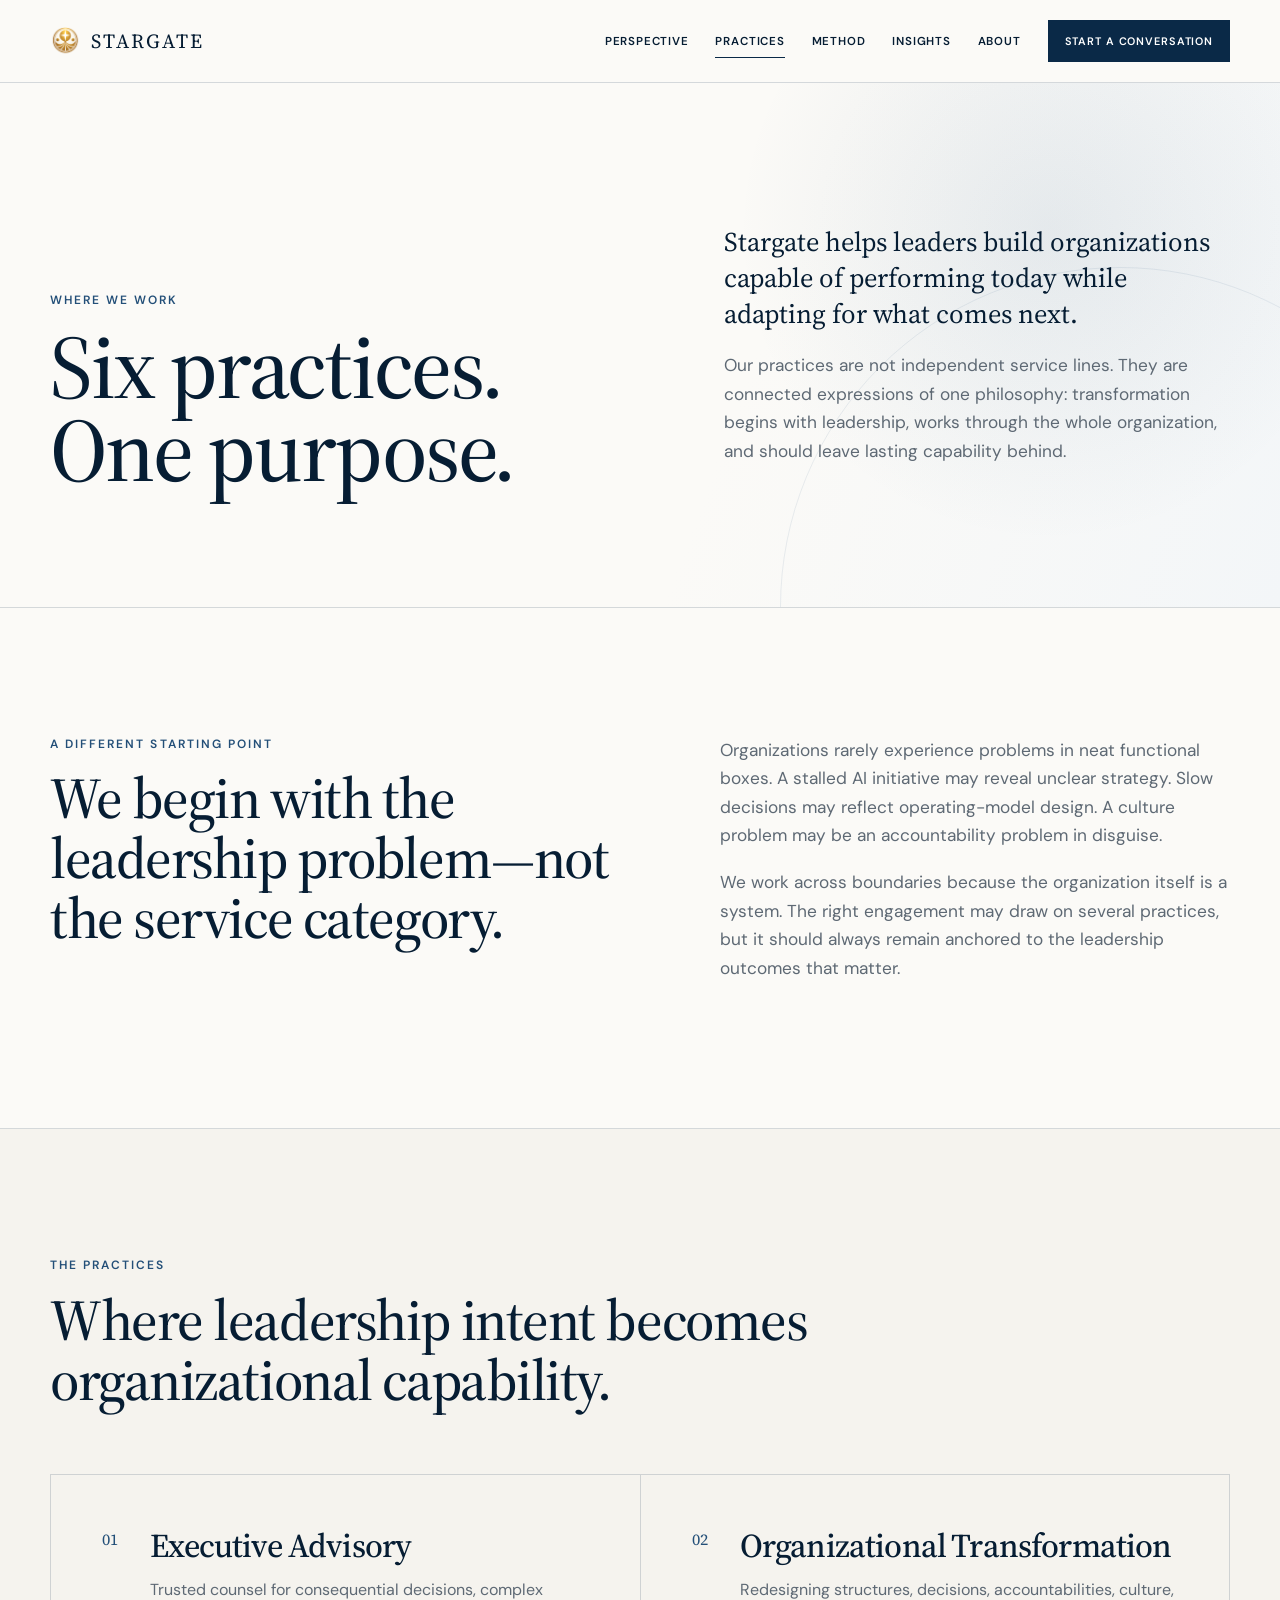
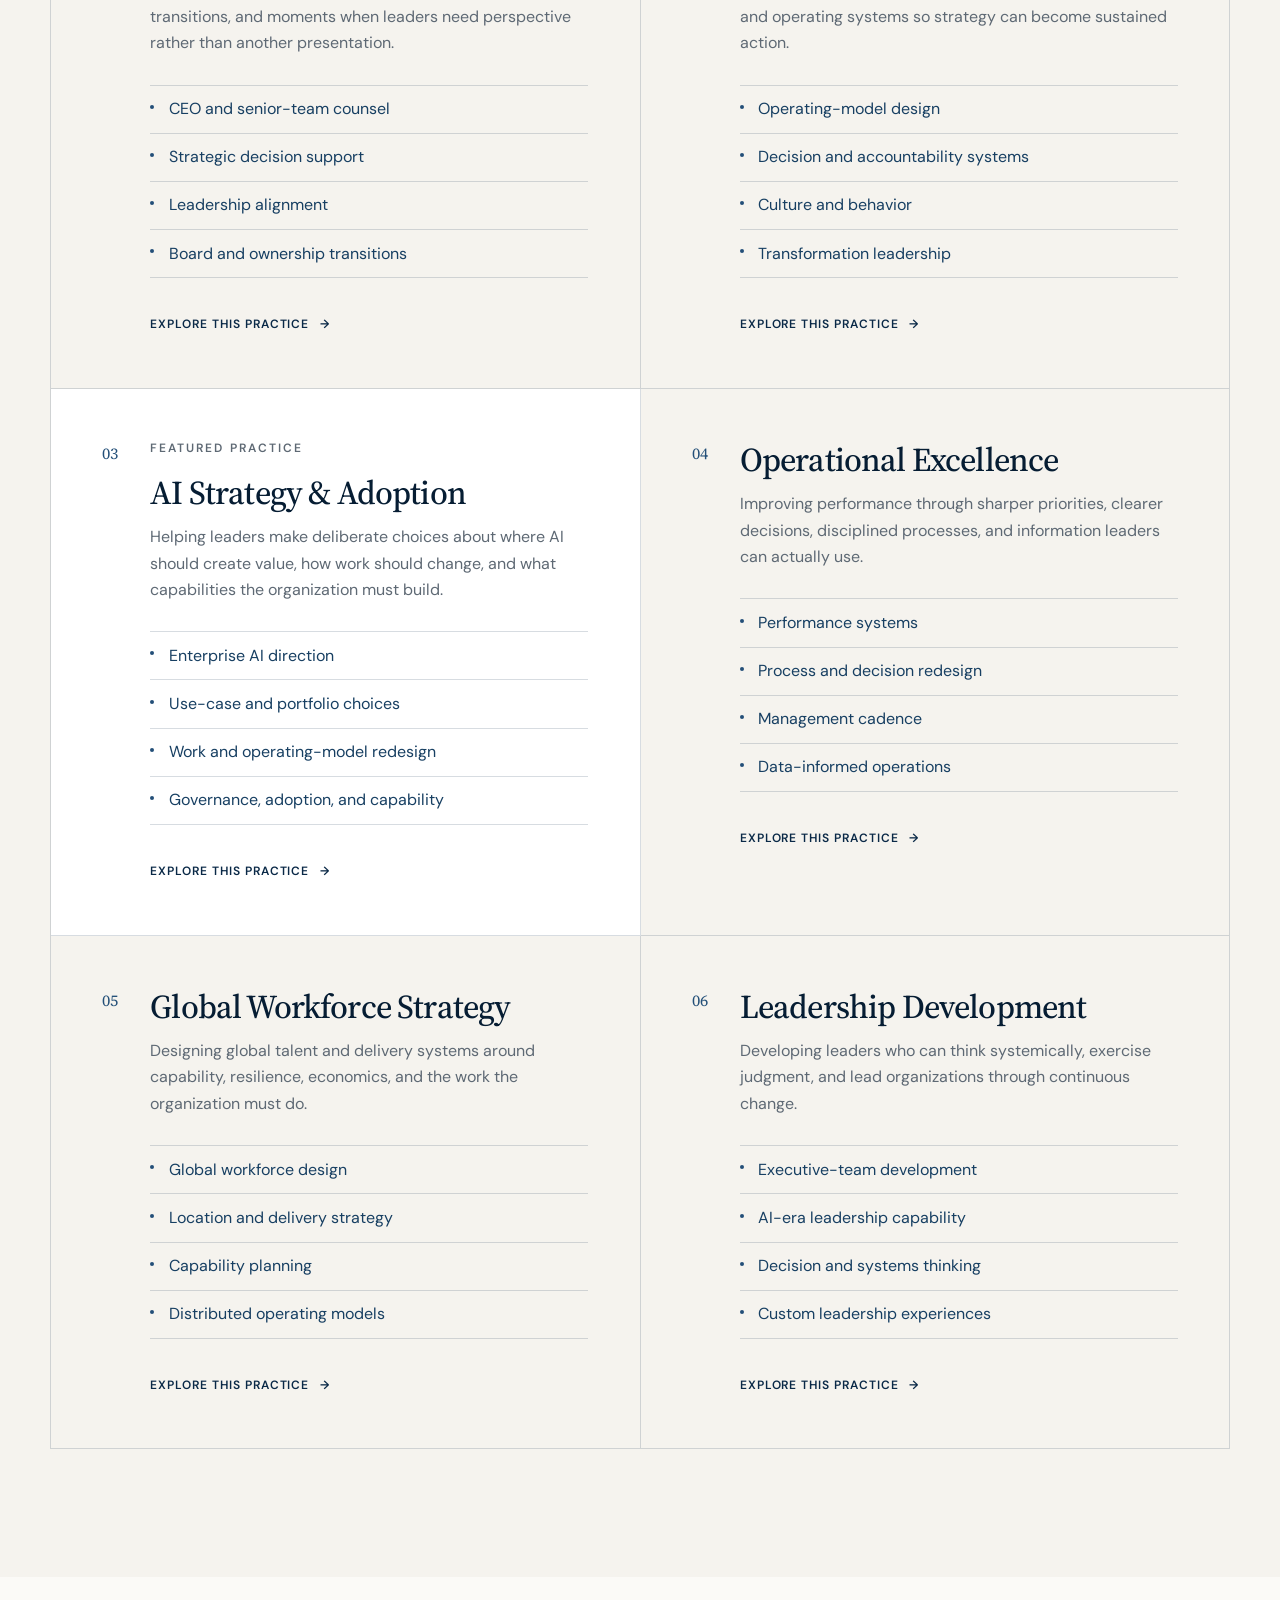
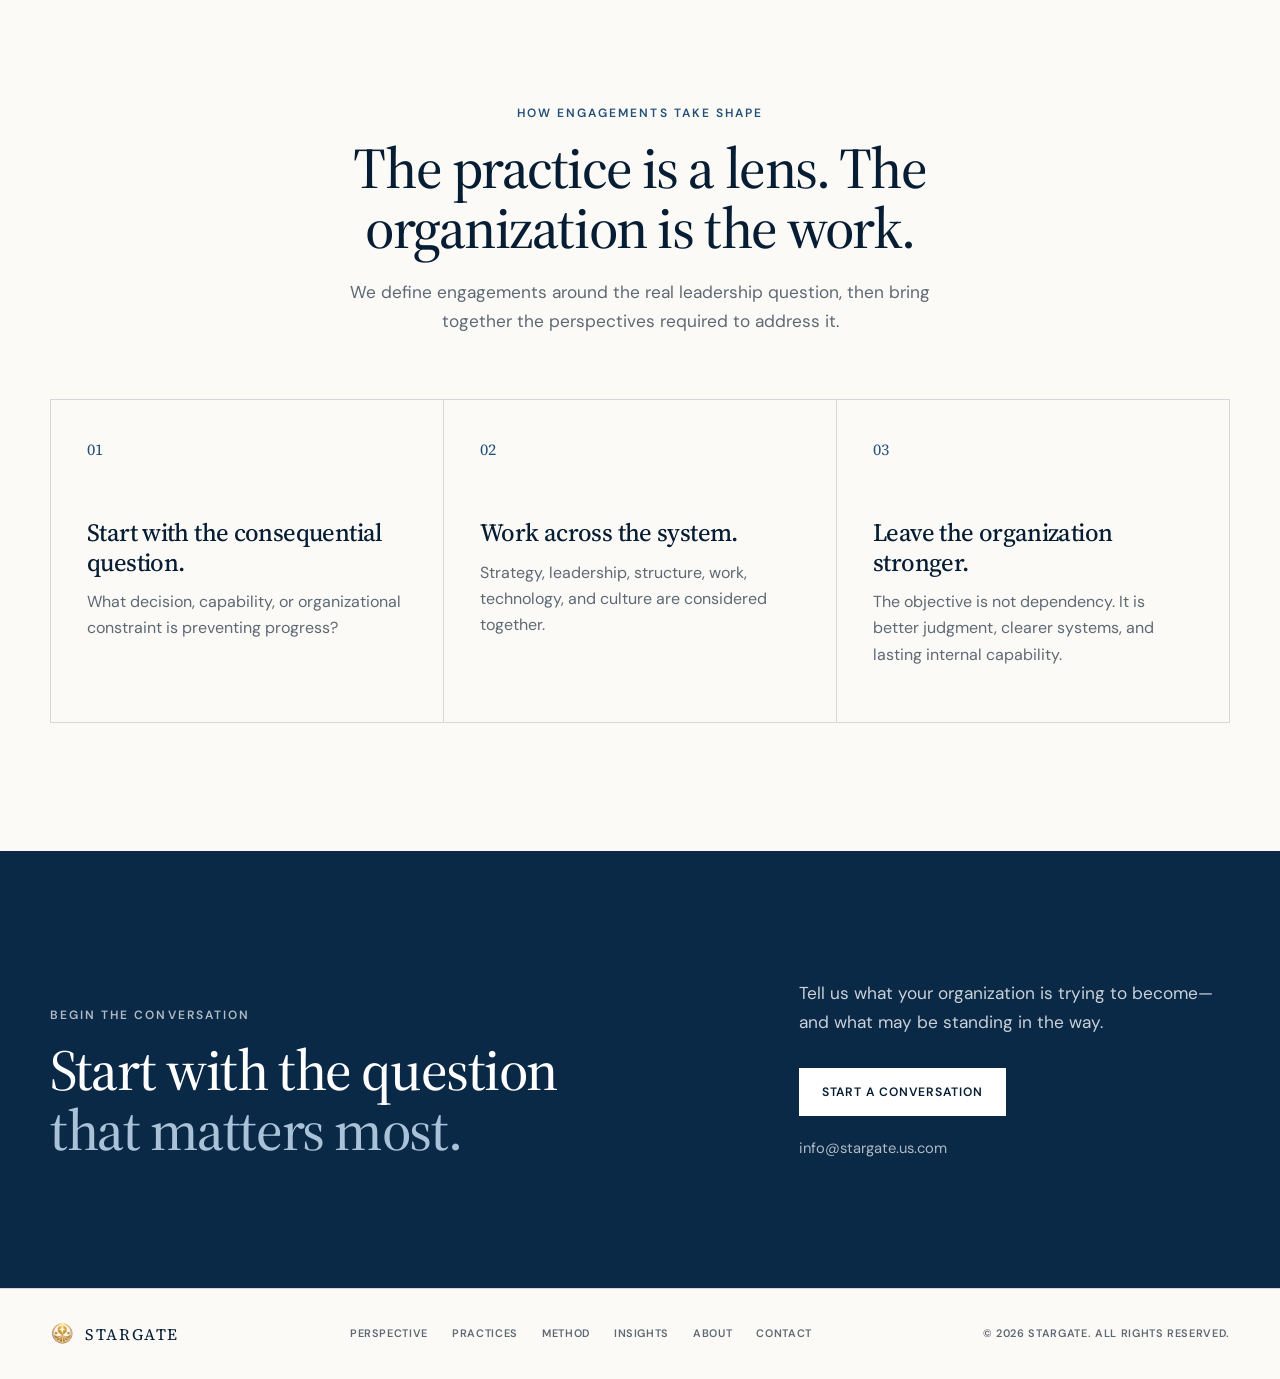
<file: practices.html>
<!DOCTYPE html>
<html lang="en">
<head>
  <meta charset="UTF-8">
  <meta name="viewport" content="width=device-width, initial-scale=1.0">

  <title>Practices | Stargate</title>
  <meta
    name="description"
    content="Stargate works across six connected practices to help leaders build organizations capable of performing today and adapting for what comes next."
  >

  <meta property="og:title" content="Practices | Stargate">
  <meta
    property="og:description"
    content="Six connected practices for leadership and organizational transformation in the AI era."
  >
  <meta property="og:type" content="website">
  <meta property="og:url" content="https://stargate.us.com/practices.html">

  <link rel="icon" href="logo.png">
  <link rel="preconnect" href="https://fonts.googleapis.com">
  <link rel="preconnect" href="https://fonts.gstatic.com" crossorigin>
  <link
    href="https://fonts.googleapis.com/css2?family=DM+Sans:wght@400;500;600&family=Source+Serif+4:opsz,wght@8..60,400;8..60,500;8..60,600&display=swap"
    rel="stylesheet"
  >
  <link rel="stylesheet" href="assets/css/styles.css?v=4">
  <script src="assets/js/main.js" defer></script>
</head>

<body>
  <a class="skip-link" href="#main-content">Skip to main content</a>

  <header class="site-header" data-site-header>
    <div class="container header-inner">
      <a class="brand" href="index.html" aria-label="Stargate home">
        <img src="logo.png" alt="" class="brand-mark">
        <span class="brand-name">STARGATE</span>
      </a>

      <button
        class="menu-toggle"
        type="button"
        aria-expanded="false"
        aria-controls="primary-navigation"
        data-menu-toggle
      >
        <span class="sr-only">Open navigation</span>
        <span class="menu-line"></span>
        <span class="menu-line"></span>
      </button>

      <nav
        id="primary-navigation"
        class="primary-navigation"
        aria-label="Primary navigation"
        data-navigation
      >
        <a href="perspective.html">Perspective</a>
        <a href="practices.html" aria-current="page">Practices</a>
        <a href="method.html">Method</a>
        <a href="index.html#insights">Insights</a>
        <a href="about.html">About</a>
        <a class="button button-small" href="#contact">Start a conversation</a>
      </nav>
    </div>
  </header>

  <main id="main-content">
    <section class="interior-hero section">
      <div class="container interior-hero-grid">
        <div class="reveal">
          <p class="eyebrow">Where we work</p>
          <h1>Six practices.<br>One purpose.</h1>
        </div>

        <div class="interior-hero-copy reveal">
          <p class="interior-lead">
            Stargate helps leaders build organizations capable of performing
            today while adapting for what comes next.
          </p>
          <p>
            Our practices are not independent service lines. They are connected
            expressions of one philosophy: transformation begins with
            leadership, works through the whole organization, and should leave
            lasting capability behind.
          </p>
        </div>
      </div>
    </section>

    <section class="practice-premise section section-bordered">
      <div class="container split-copy">
        <div class="reveal">
          <p class="eyebrow">A different starting point</p>
          <h2>We begin with the leadership problem—not the service category.</h2>
        </div>

        <div class="reveal">
          <p>
            Organizations rarely experience problems in neat functional boxes.
            A stalled AI initiative may reveal unclear strategy. Slow decisions
            may reflect operating-model design. A culture problem may be an
            accountability problem in disguise.
          </p>
          <p>
            We work across boundaries because the organization itself is a
            system. The right engagement may draw on several practices, but it
            should always remain anchored to the leadership outcomes that matter.
          </p>
        </div>
      </div>
    </section>

    <section class="practice-directory section section-soft">
      <div class="container">
        <div class="section-heading reveal">
          <p class="eyebrow">The practices</p>
          <h2>Where leadership intent becomes organizational capability.</h2>
        </div>

        <div class="practice-page-grid">
          <article id="executive-advisory" class="practice-page-card reveal">
            <span class="practice-index">01</span>
            <div>
              <h3>Executive Advisory</h3>
              <p>
                Trusted counsel for consequential decisions, complex
                transitions, and moments when leaders need perspective rather
                than another presentation.
              </p>
              <ul class="plain-list">
                <li>CEO and senior-team counsel</li>
                <li>Strategic decision support</li>
                <li>Leadership alignment</li>
                <li>Board and ownership transitions</li>
              </ul>
              <a class="text-link" href="practices/executive-advisory.html">Explore this practice <span aria-hidden="true">→</span></a>
            </div>
          </article>

          <article id="organizational-transformation" class="practice-page-card reveal">
            <span class="practice-index">02</span>
            <div>
              <h3>Organizational Transformation</h3>
              <p>
                Redesigning structures, decisions, accountabilities, culture,
                and operating systems so strategy can become sustained action.
              </p>
              <ul class="plain-list">
                <li>Operating-model design</li>
                <li>Decision and accountability systems</li>
                <li>Culture and behavior</li>
                <li>Transformation leadership</li>
              </ul>
              <a class="text-link" href="practices/organizational-transformation.html">Explore this practice <span aria-hidden="true">→</span></a>
            </div>
          </article>

          <article class="practice-page-card practice-page-card-featured reveal">
            <span class="practice-index">03</span>
            <div>
              <p class="eyebrow">Featured practice</p>
              <h3>AI Strategy &amp; Adoption</h3>
              <p>
                Helping leaders make deliberate choices about where AI should
                create value, how work should change, and what capabilities the
                organization must build.
              </p>
              <ul class="plain-list">
                <li>Enterprise AI direction</li>
                <li>Use-case and portfolio choices</li>
                <li>Work and operating-model redesign</li>
                <li>Governance, adoption, and capability</li>
              </ul>
              <a class="text-link" href="practices/ai-strategy-adoption.html">
                Explore this practice
                <span aria-hidden="true">→</span>
              </a>
            </div>
          </article>

          <article id="operational-excellence" class="practice-page-card reveal">
            <span class="practice-index">04</span>
            <div>
              <h3>Operational Excellence</h3>
              <p>
                Improving performance through sharper priorities, clearer
                decisions, disciplined processes, and information leaders can
                actually use.
              </p>
              <ul class="plain-list">
                <li>Performance systems</li>
                <li>Process and decision redesign</li>
                <li>Management cadence</li>
                <li>Data-informed operations</li>
              </ul>
              <a class="text-link" href="practices/operational-excellence.html">Explore this practice <span aria-hidden="true">→</span></a>
            </div>
          </article>

          <article id="global-workforce-strategy" class="practice-page-card reveal">
            <span class="practice-index">05</span>
            <div>
              <h3>Global Workforce Strategy</h3>
              <p>
                Designing global talent and delivery systems around capability,
                resilience, economics, and the work the organization must do.
              </p>
              <ul class="plain-list">
                <li>Global workforce design</li>
                <li>Location and delivery strategy</li>
                <li>Capability planning</li>
                <li>Distributed operating models</li>
              </ul>
              <a class="text-link" href="practices/global-workforce-strategy.html">Explore this practice <span aria-hidden="true">→</span></a>
            </div>
          </article>

          <article id="leadership-development" class="practice-page-card reveal">
            <span class="practice-index">06</span>
            <div>
              <h3>Leadership Development</h3>
              <p>
                Developing leaders who can think systemically, exercise
                judgment, and lead organizations through continuous change.
              </p>
              <ul class="plain-list">
                <li>Executive-team development</li>
                <li>AI-era leadership capability</li>
                <li>Decision and systems thinking</li>
                <li>Custom leadership experiences</li>
              </ul>
              <a class="text-link" href="practices/leadership-development.html">Explore this practice <span aria-hidden="true">→</span></a>
            </div>
          </article>
        </div>
      </div>
    </section>

    <section class="engagement-logic section">
      <div class="container">
        <div class="section-heading centered reveal">
          <p class="eyebrow">How engagements take shape</p>
          <h2>The practice is a lens. The organization is the work.</h2>
          <p class="section-intro">
            We define engagements around the real leadership question, then
            bring together the perspectives required to address it.
          </p>
        </div>

        <div class="three-column-points">
          <article class="reveal">
            <span class="point-number">01</span>
            <h3>Start with the consequential question.</h3>
            <p>
              What decision, capability, or organizational constraint is
              preventing progress?
            </p>
          </article>

          <article class="reveal">
            <span class="point-number">02</span>
            <h3>Work across the system.</h3>
            <p>
              Strategy, leadership, structure, work, technology, and culture
              are considered together.
            </p>
          </article>

          <article class="reveal">
            <span class="point-number">03</span>
            <h3>Leave the organization stronger.</h3>
            <p>
              The objective is not dependency. It is better judgment, clearer
              systems, and lasting internal capability.
            </p>
          </article>
        </div>
      </div>
    </section>

    <section id="contact" class="contact section">
      <div class="container contact-grid">
        <div class="contact-statement reveal">
          <p class="eyebrow eyebrow-light">Begin the conversation</p>
          <h2>
            Start with the question<br>
            <span>that matters most.</span>
          </h2>
        </div>

        <div class="contact-action reveal">
          <p>
            Tell us what your organization is trying to become—and what may be
            standing in the way.
          </p>
          <a class="button button-light" href="mailto:info@stargate.us.com">
            Start a conversation
          </a>
          <a class="contact-email" href="mailto:info@stargate.us.com">
            info@stargate.us.com
          </a>
        </div>
      </div>
    </section>
  </main>

  <footer class="site-footer">
    <div class="container footer-inner">
      <a class="brand footer-brand" href="index.html" aria-label="Stargate home">
        <img src="logo.png" alt="" class="brand-mark">
        <span class="brand-name">STARGATE</span>
      </a>

      <nav class="footer-navigation" aria-label="Footer navigation">
        <a href="perspective.html">Perspective</a>
        <a href="practices.html">Practices</a>
        <a href="method.html">Method</a>
        <a href="index.html#insights">Insights</a>
        <a href="about.html">About</a>
        <a href="#contact">Contact</a>
      </nav>

      <p class="copyright">
        © <span data-current-year>2026</span> Stargate. All rights reserved.
      </p>
    </div>
  </footer>
</body>
</html>
</file>
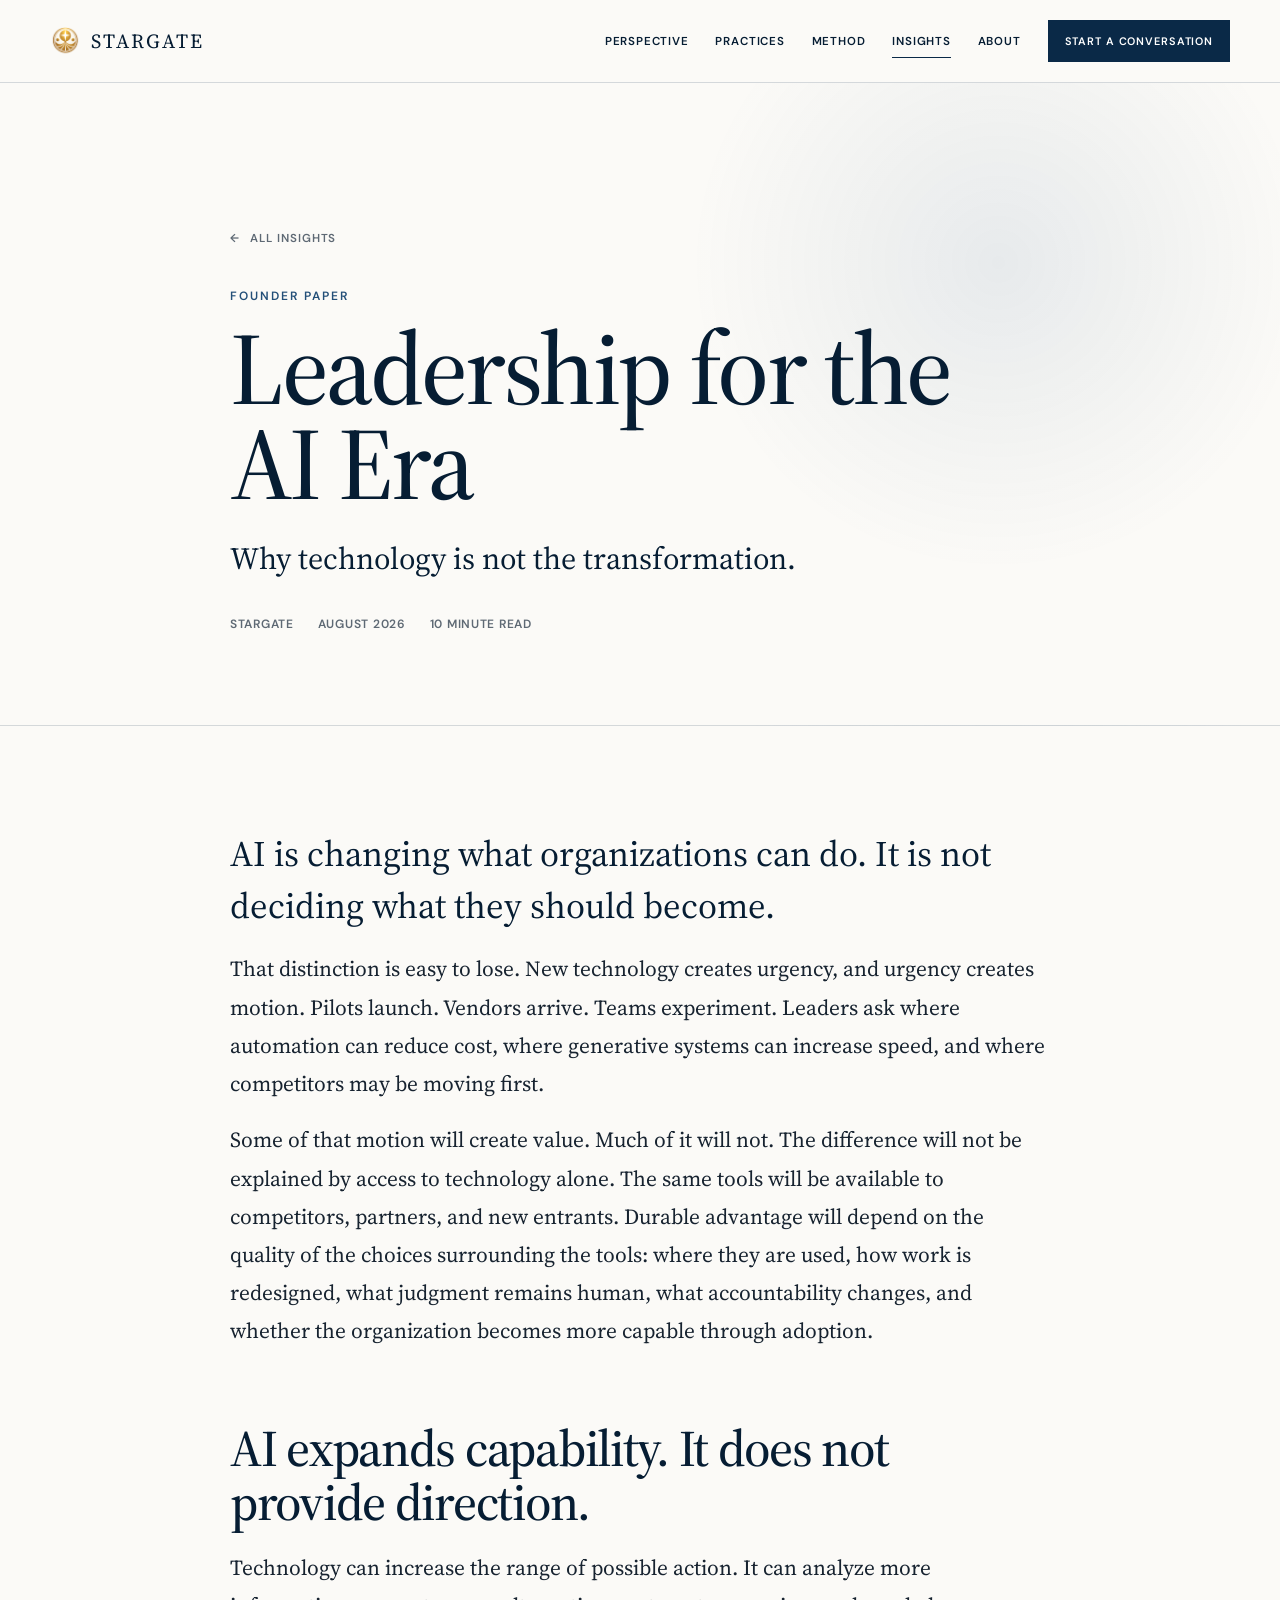
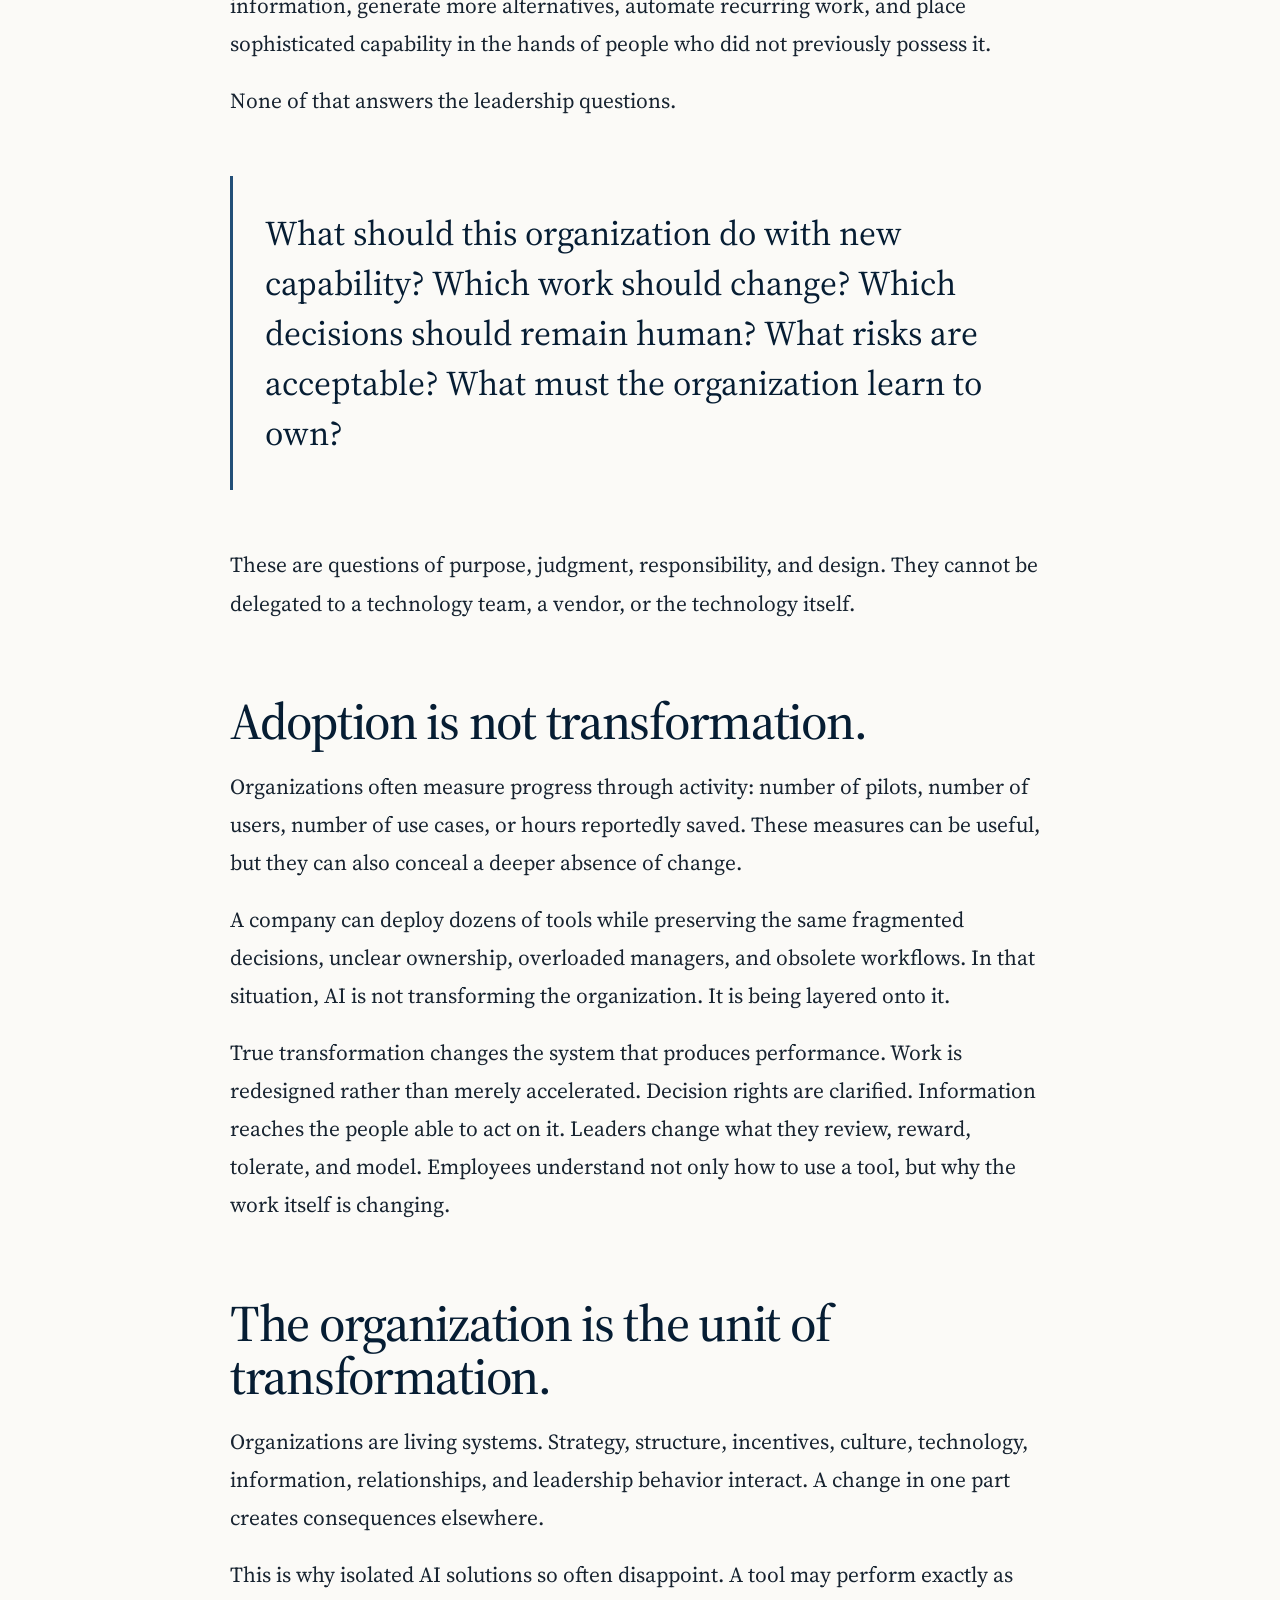
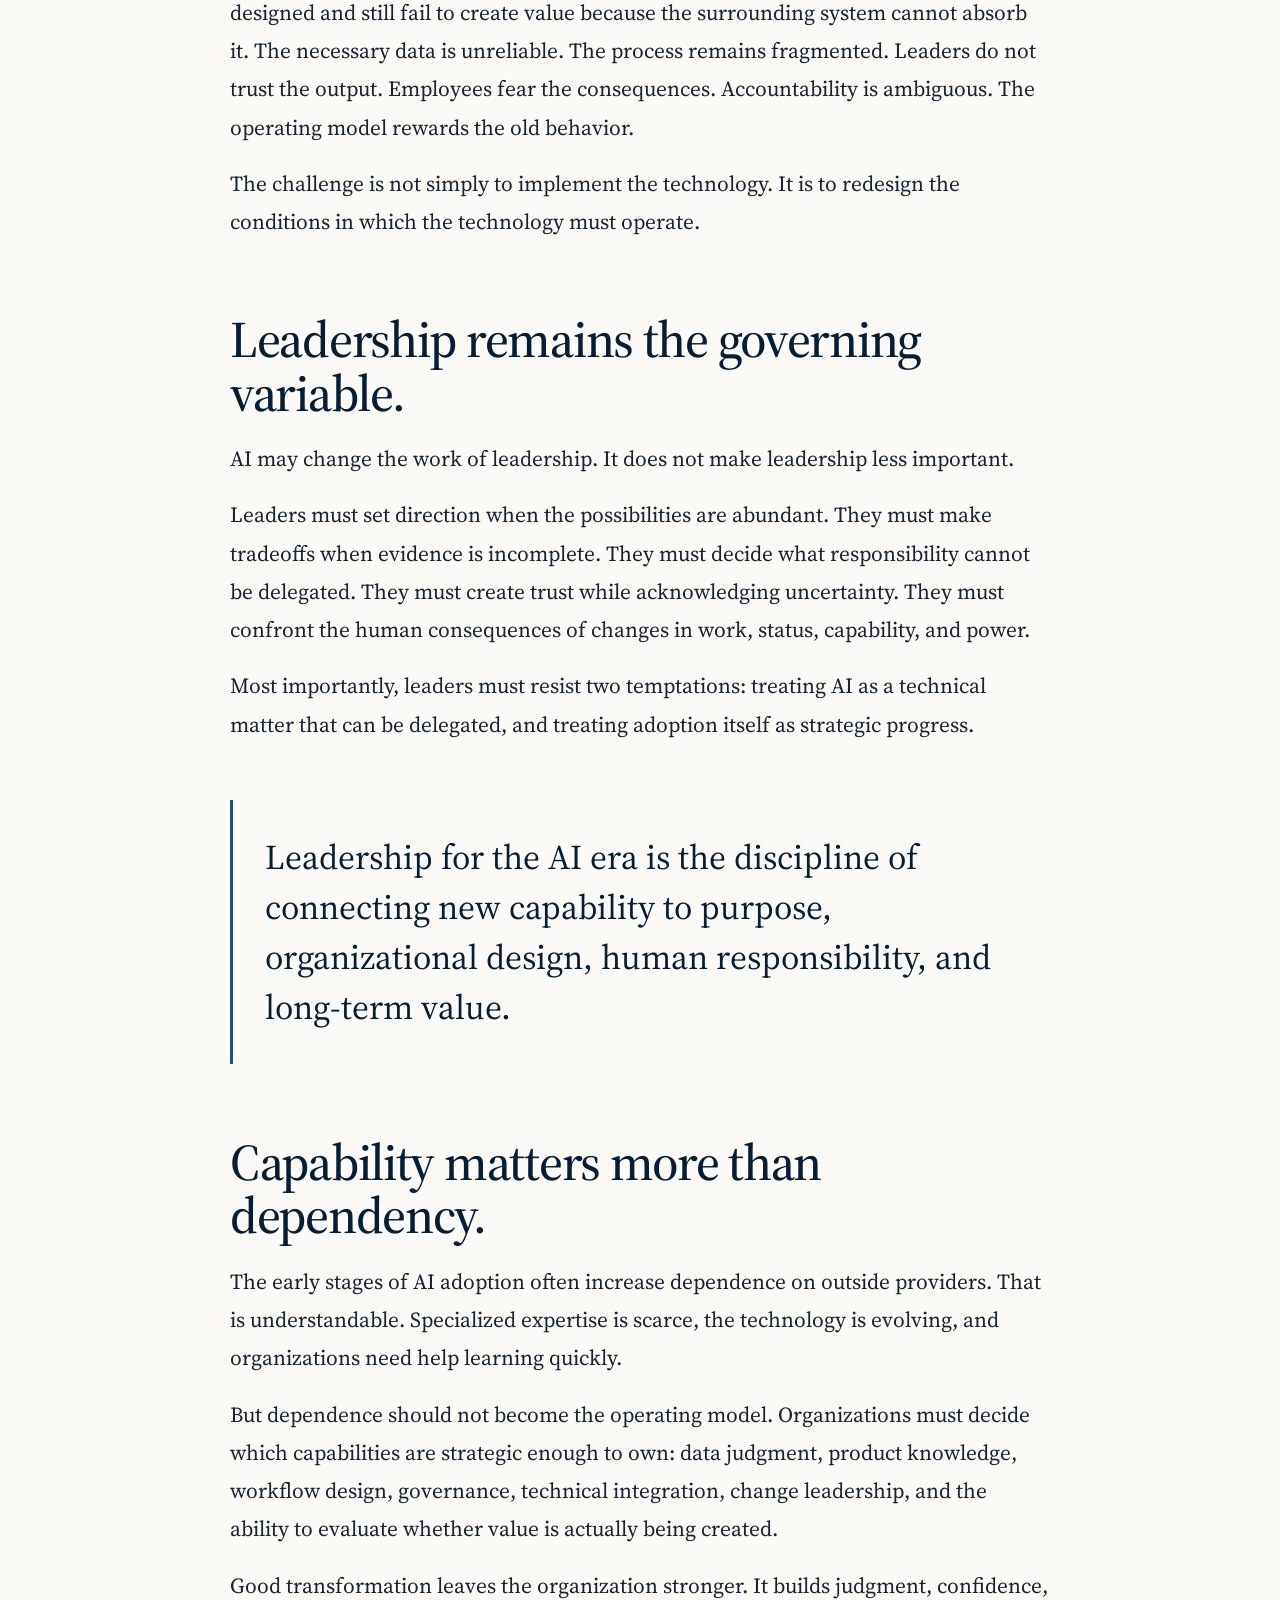
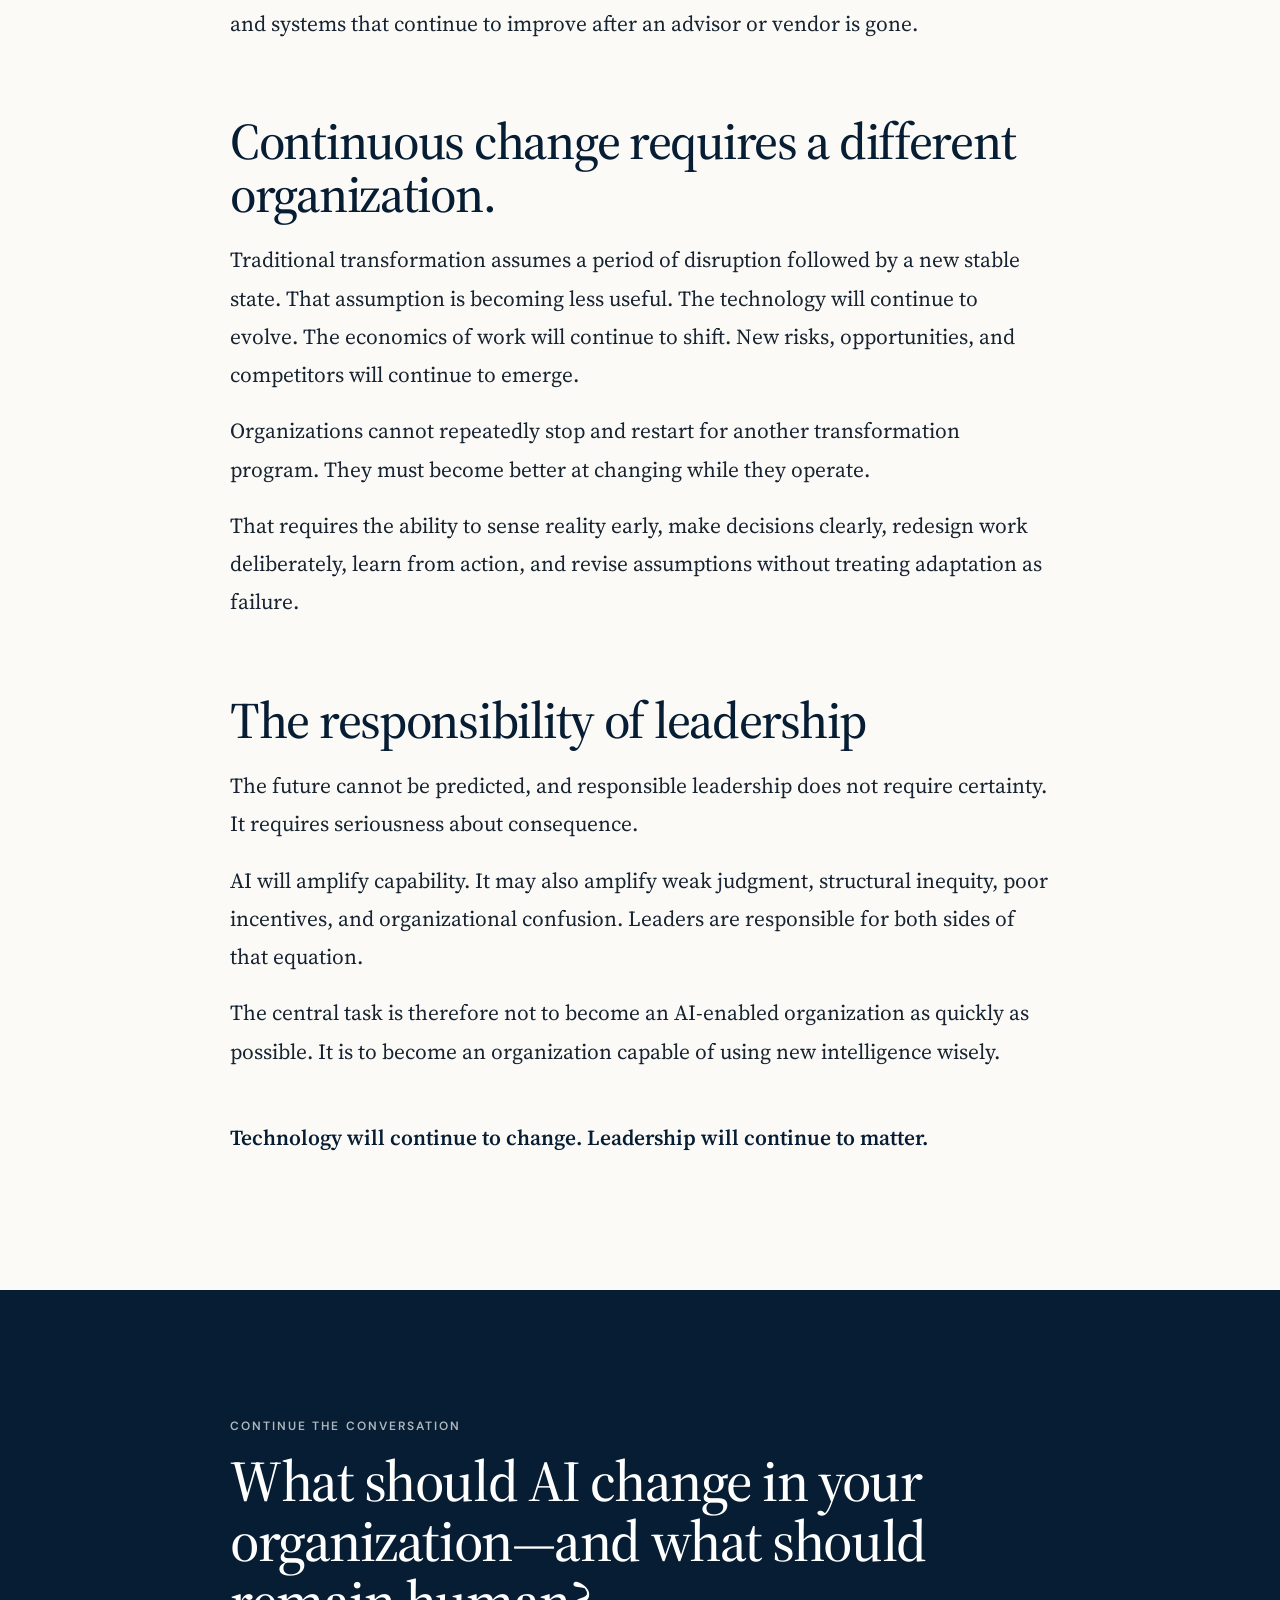
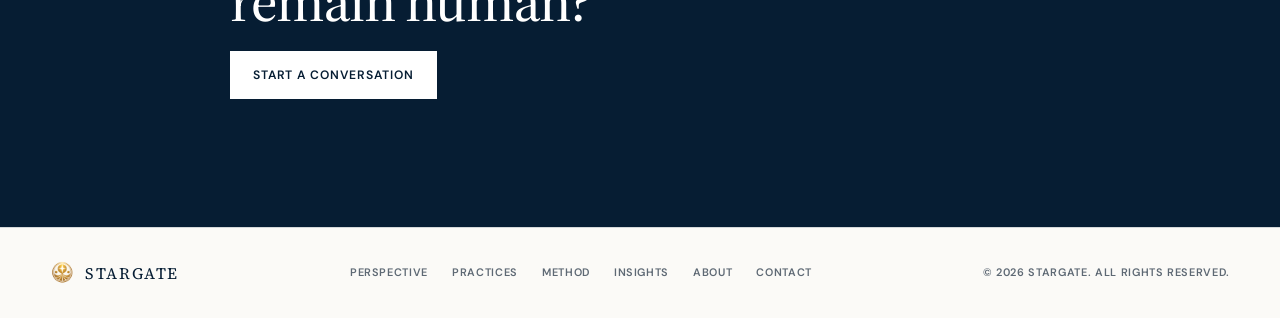
<file: insights/leadership-for-the-ai-era.html>
<!DOCTYPE html>
<html lang="en">
<head>
  <meta charset="UTF-8">
  <meta name="viewport" content="width=device-width, initial-scale=1.0">
  <title>Leadership for the AI Era | Stargate</title>
  <meta name="description" content="AI is not the transformation. Leadership determines whether new capability becomes enduring organizational value.">
  <link rel="canonical" href="https://stargate.us.com/insights/leadership-for-the-ai-era.html">
  <meta property="og:title" content="Leadership for the AI Era | Stargate">
  <meta property="og:description" content="Why technology is not the transformation.">
  <meta property="og:type" content="article">
  <meta property="og:url" content="https://stargate.us.com/insights/leadership-for-the-ai-era.html">
  <link rel="icon" href="../logo.png">
  <link rel="preconnect" href="https://fonts.googleapis.com">
  <link rel="preconnect" href="https://fonts.gstatic.com" crossorigin>
  <link href="https://fonts.googleapis.com/css2?family=DM+Sans:wght@400;500;600&family=Source+Serif+4:opsz,wght@8..60,400;8..60,500;8..60,600&display=swap" rel="stylesheet">
  <link rel="stylesheet" href="../assets/css/styles.css?v=6">
  <script src="../assets/js/main.js" defer></script>
</head>
<body>
  <a class="skip-link" href="#main-content">Skip to main content</a>

  <header class="site-header" data-site-header>
    <div class="container header-inner">
      <a class="brand" href="../index.html" aria-label="Stargate home">
        <img src="../logo.png" alt="" class="brand-mark">
        <span class="brand-name">STARGATE</span>
      </a>
      <button class="menu-toggle" type="button" aria-expanded="false" aria-controls="primary-navigation" data-menu-toggle>
        <span class="sr-only">Open navigation</span>
        <span class="menu-line"></span>
        <span class="menu-line"></span>
      </button>
      <nav id="primary-navigation" class="primary-navigation" aria-label="Primary navigation" data-navigation>
        <a href="../perspective.html">Perspective</a>
        <a href="../practices.html">Practices</a>
        <a href="../method.html">Method</a>
        <a href="../insights.html" aria-current="page">Insights</a>
        <a href="../about.html">About</a>
        <a class="button button-small" href="../contact.html">Start a conversation</a>
      </nav>
    </div>
  </header>

  <main id="main-content">
    <article>
      <header class="article-hero section">
        <div class="article-container reveal">
          <a class="back-link" href="../insights.html"><span aria-hidden="true">←</span>All insights</a>
          <p class="eyebrow">Founder Paper</p>
          <h1>Leadership for the AI Era</h1>
          <p class="article-deck">Why technology is not the transformation.</p>
          <div class="article-meta">
            <span>Stargate</span>
            <span>August 2026</span>
            <span>10 minute read</span>
          </div>
        </div>
      </header>

      <div class="article-container article-body">
        <p class="article-opening">
          AI is changing what organizations can do. It is not deciding what they should become.
        </p>

        <p>
          That distinction is easy to lose. New technology creates urgency, and urgency creates motion.
          Pilots launch. Vendors arrive. Teams experiment. Leaders ask where automation can reduce cost,
          where generative systems can increase speed, and where competitors may be moving first.
        </p>

        <p>
          Some of that motion will create value. Much of it will not. The difference will not be explained
          by access to technology alone. The same tools will be available to competitors, partners, and
          new entrants. Durable advantage will depend on the quality of the choices surrounding the tools:
          where they are used, how work is redesigned, what judgment remains human, what accountability
          changes, and whether the organization becomes more capable through adoption.
        </p>

        <h2>AI expands capability. It does not provide direction.</h2>

        <p>
          Technology can increase the range of possible action. It can analyze more information, generate
          more alternatives, automate recurring work, and place sophisticated capability in the hands of
          people who did not previously possess it.
        </p>

        <p>
          None of that answers the leadership questions.
        </p>

        <blockquote>
          What should this organization do with new capability? Which work should change?
          Which decisions should remain human? What risks are acceptable? What must the organization learn to own?
        </blockquote>

        <p>
          These are questions of purpose, judgment, responsibility, and design. They cannot be delegated
          to a technology team, a vendor, or the technology itself.
        </p>

        <h2>Adoption is not transformation.</h2>

        <p>
          Organizations often measure progress through activity: number of pilots, number of users,
          number of use cases, or hours reportedly saved. These measures can be useful, but they can also
          conceal a deeper absence of change.
        </p>

        <p>
          A company can deploy dozens of tools while preserving the same fragmented decisions, unclear
          ownership, overloaded managers, and obsolete workflows. In that situation, AI is not transforming
          the organization. It is being layered onto it.
        </p>

        <p>
          True transformation changes the system that produces performance. Work is redesigned rather than
          merely accelerated. Decision rights are clarified. Information reaches the people able to act on it.
          Leaders change what they review, reward, tolerate, and model. Employees understand not only how to use
          a tool, but why the work itself is changing.
        </p>

        <h2>The organization is the unit of transformation.</h2>

        <p>
          Organizations are living systems. Strategy, structure, incentives, culture, technology, information,
          relationships, and leadership behavior interact. A change in one part creates consequences elsewhere.
        </p>

        <p>
          This is why isolated AI solutions so often disappoint. A tool may perform exactly as designed and still
          fail to create value because the surrounding system cannot absorb it. The necessary data is unreliable.
          The process remains fragmented. Leaders do not trust the output. Employees fear the consequences.
          Accountability is ambiguous. The operating model rewards the old behavior.
        </p>

        <p>
          The challenge is not simply to implement the technology. It is to redesign the conditions in which the
          technology must operate.
        </p>

        <h2>Leadership remains the governing variable.</h2>

        <p>
          AI may change the work of leadership. It does not make leadership less important.
        </p>

        <p>
          Leaders must set direction when the possibilities are abundant. They must make tradeoffs when evidence
          is incomplete. They must decide what responsibility cannot be delegated. They must create trust while
          acknowledging uncertainty. They must confront the human consequences of changes in work, status,
          capability, and power.
        </p>

        <p>
          Most importantly, leaders must resist two temptations: treating AI as a technical matter that can be
          delegated, and treating adoption itself as strategic progress.
        </p>

        <blockquote>
          Leadership for the AI era is the discipline of connecting new capability to purpose,
          organizational design, human responsibility, and long-term value.
        </blockquote>

        <h2>Capability matters more than dependency.</h2>

        <p>
          The early stages of AI adoption often increase dependence on outside providers. That is understandable.
          Specialized expertise is scarce, the technology is evolving, and organizations need help learning quickly.
        </p>

        <p>
          But dependence should not become the operating model. Organizations must decide which capabilities are
          strategic enough to own: data judgment, product knowledge, workflow design, governance, technical integration,
          change leadership, and the ability to evaluate whether value is actually being created.
        </p>

        <p>
          Good transformation leaves the organization stronger. It builds judgment, confidence, and systems that
          continue to improve after an advisor or vendor is gone.
        </p>

        <h2>Continuous change requires a different organization.</h2>

        <p>
          Traditional transformation assumes a period of disruption followed by a new stable state. That assumption
          is becoming less useful. The technology will continue to evolve. The economics of work will continue to shift.
          New risks, opportunities, and competitors will continue to emerge.
        </p>

        <p>
          Organizations cannot repeatedly stop and restart for another transformation program. They must become better
          at changing while they operate.
        </p>

        <p>
          That requires the ability to sense reality early, make decisions clearly, redesign work deliberately,
          learn from action, and revise assumptions without treating adaptation as failure.
        </p>

        <h2>The responsibility of leadership</h2>

        <p>
          The future cannot be predicted, and responsible leadership does not require certainty. It requires seriousness
          about consequence.
        </p>

        <p>
          AI will amplify capability. It may also amplify weak judgment, structural inequity, poor incentives, and
          organizational confusion. Leaders are responsible for both sides of that equation.
        </p>

        <p>
          The central task is therefore not to become an AI-enabled organization as quickly as possible.
          It is to become an organization capable of using new intelligence wisely.
        </p>

        <p class="article-closing">
          Technology will continue to change. Leadership will continue to matter.
        </p>
      </div>

      <footer class="article-footer section">
        <div class="article-container">
          <p class="eyebrow eyebrow-light">Continue the conversation</p>
          <h2>What should AI change in your organization—and what should remain human?</h2>
          <a class="button button-light" href="../contact.html">Start a conversation</a>
        </div>
      </footer>
    </article>
  </main>

  <footer class="site-footer">
    <div class="container footer-inner">
      <a class="brand footer-brand" href="../index.html" aria-label="Stargate home">
        <img src="../logo.png" alt="" class="brand-mark">
        <span class="brand-name">STARGATE</span>
      </a>
      <nav class="footer-navigation" aria-label="Footer navigation">
        <a href="../perspective.html">Perspective</a>
        <a href="../practices.html">Practices</a>
        <a href="../method.html">Method</a>
        <a href="../insights.html">Insights</a>
        <a href="../about.html">About</a>
        <a href="../contact.html">Contact</a>
      </nav>
      <p class="copyright">© <span data-current-year>2026</span> Stargate. All rights reserved.</p>
    </div>
  </footer>
</body>
</html>
</file>
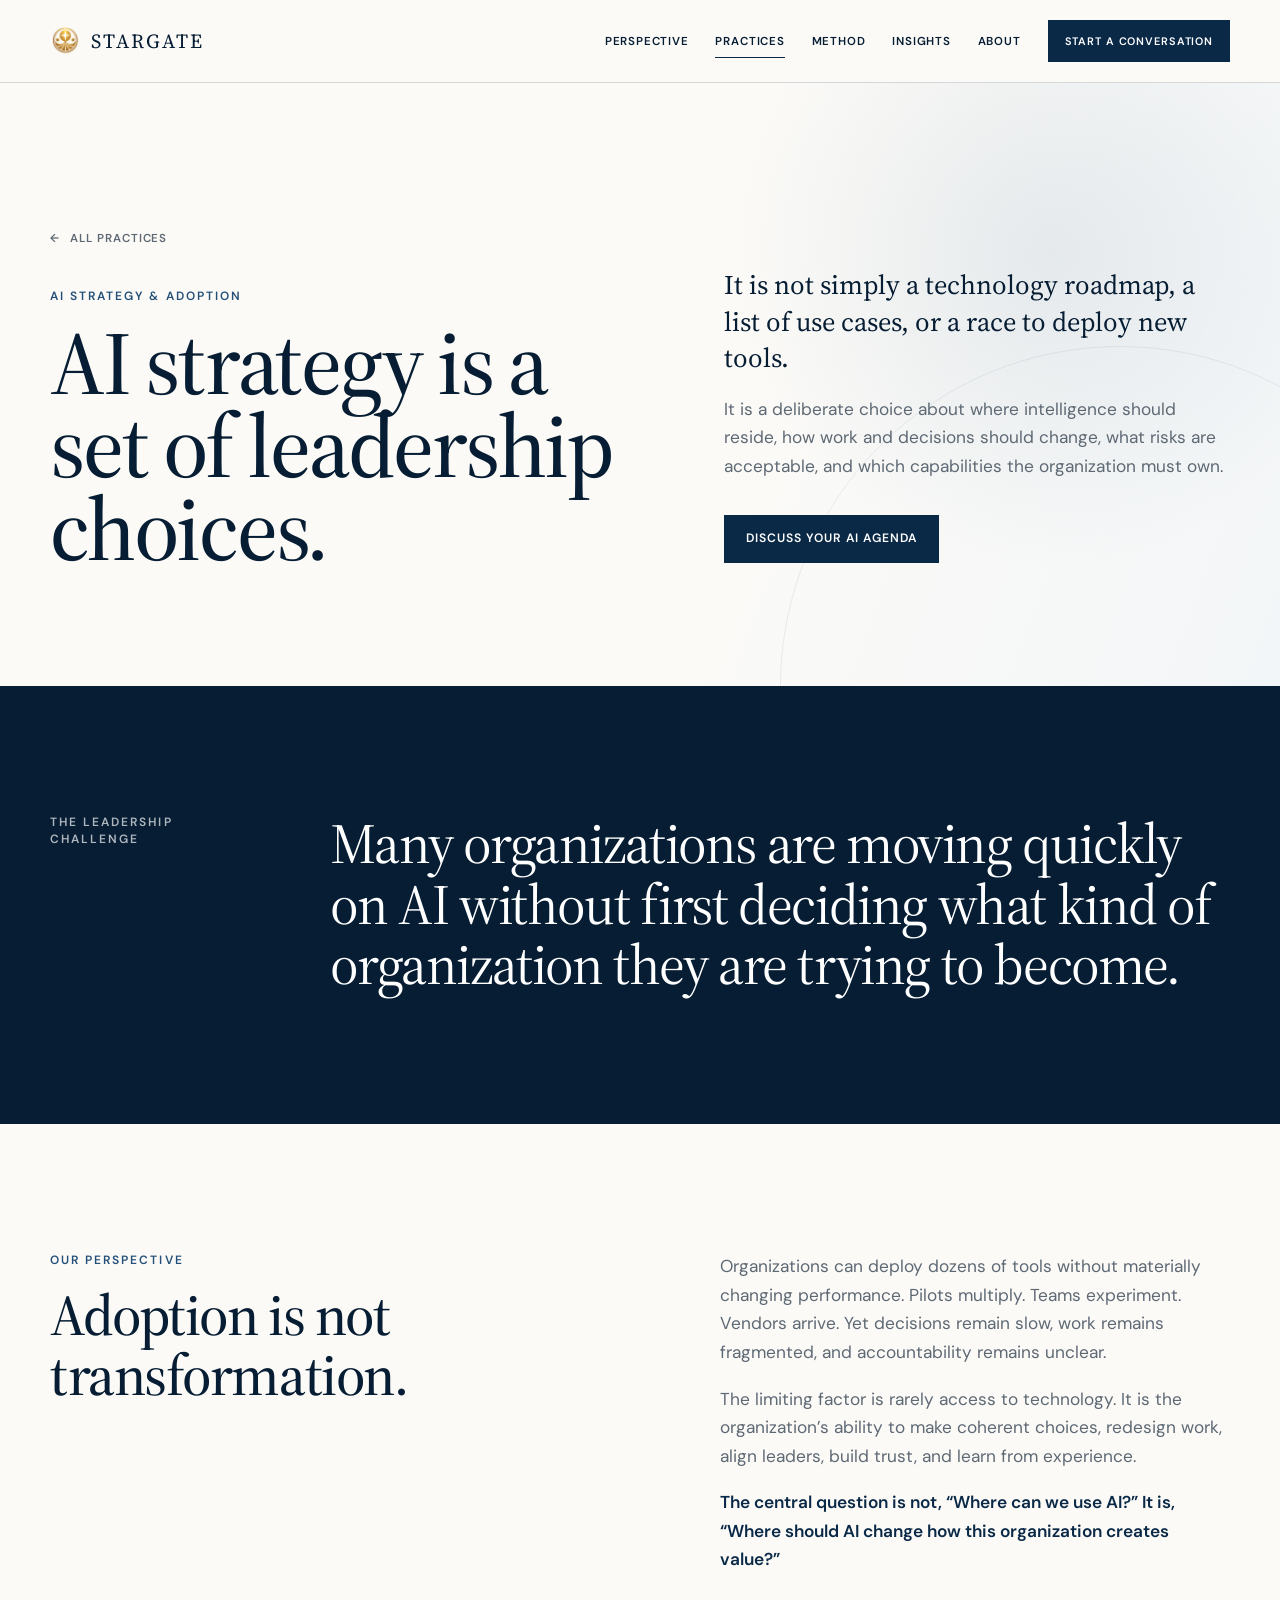
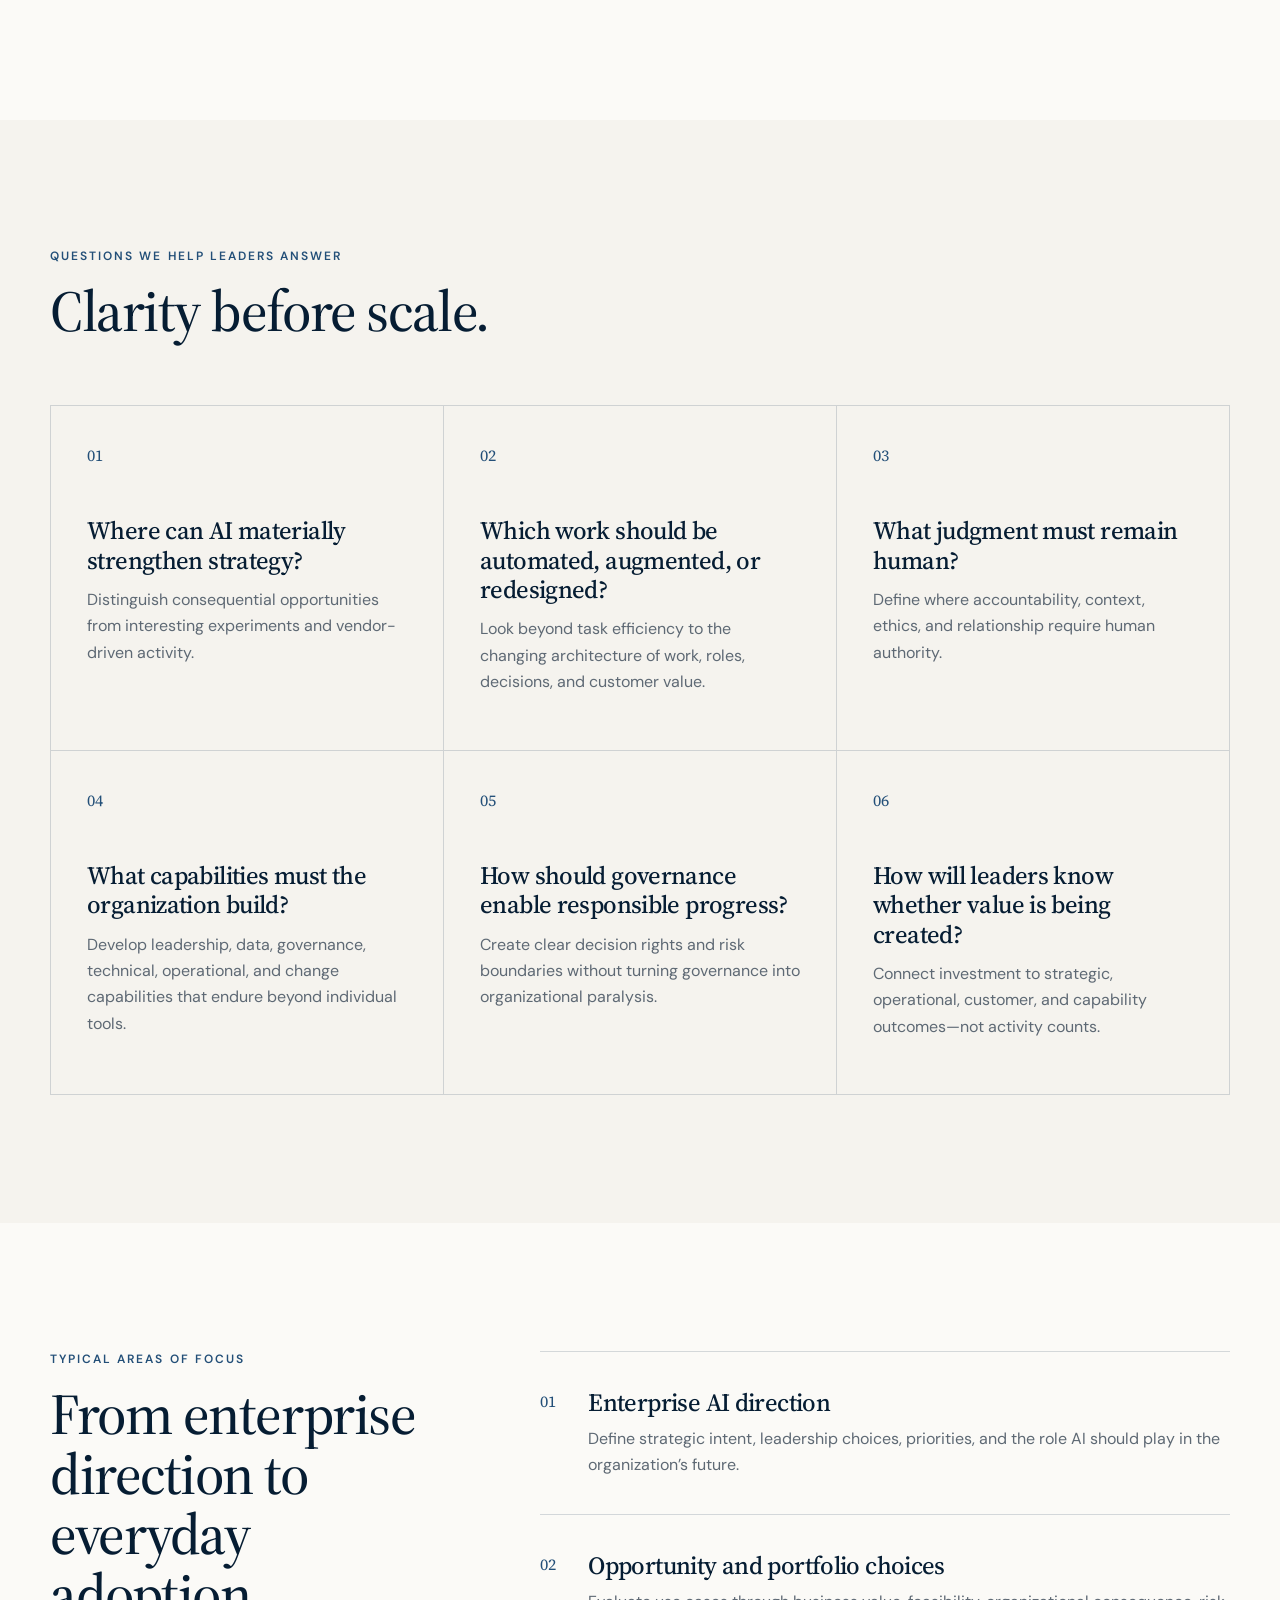
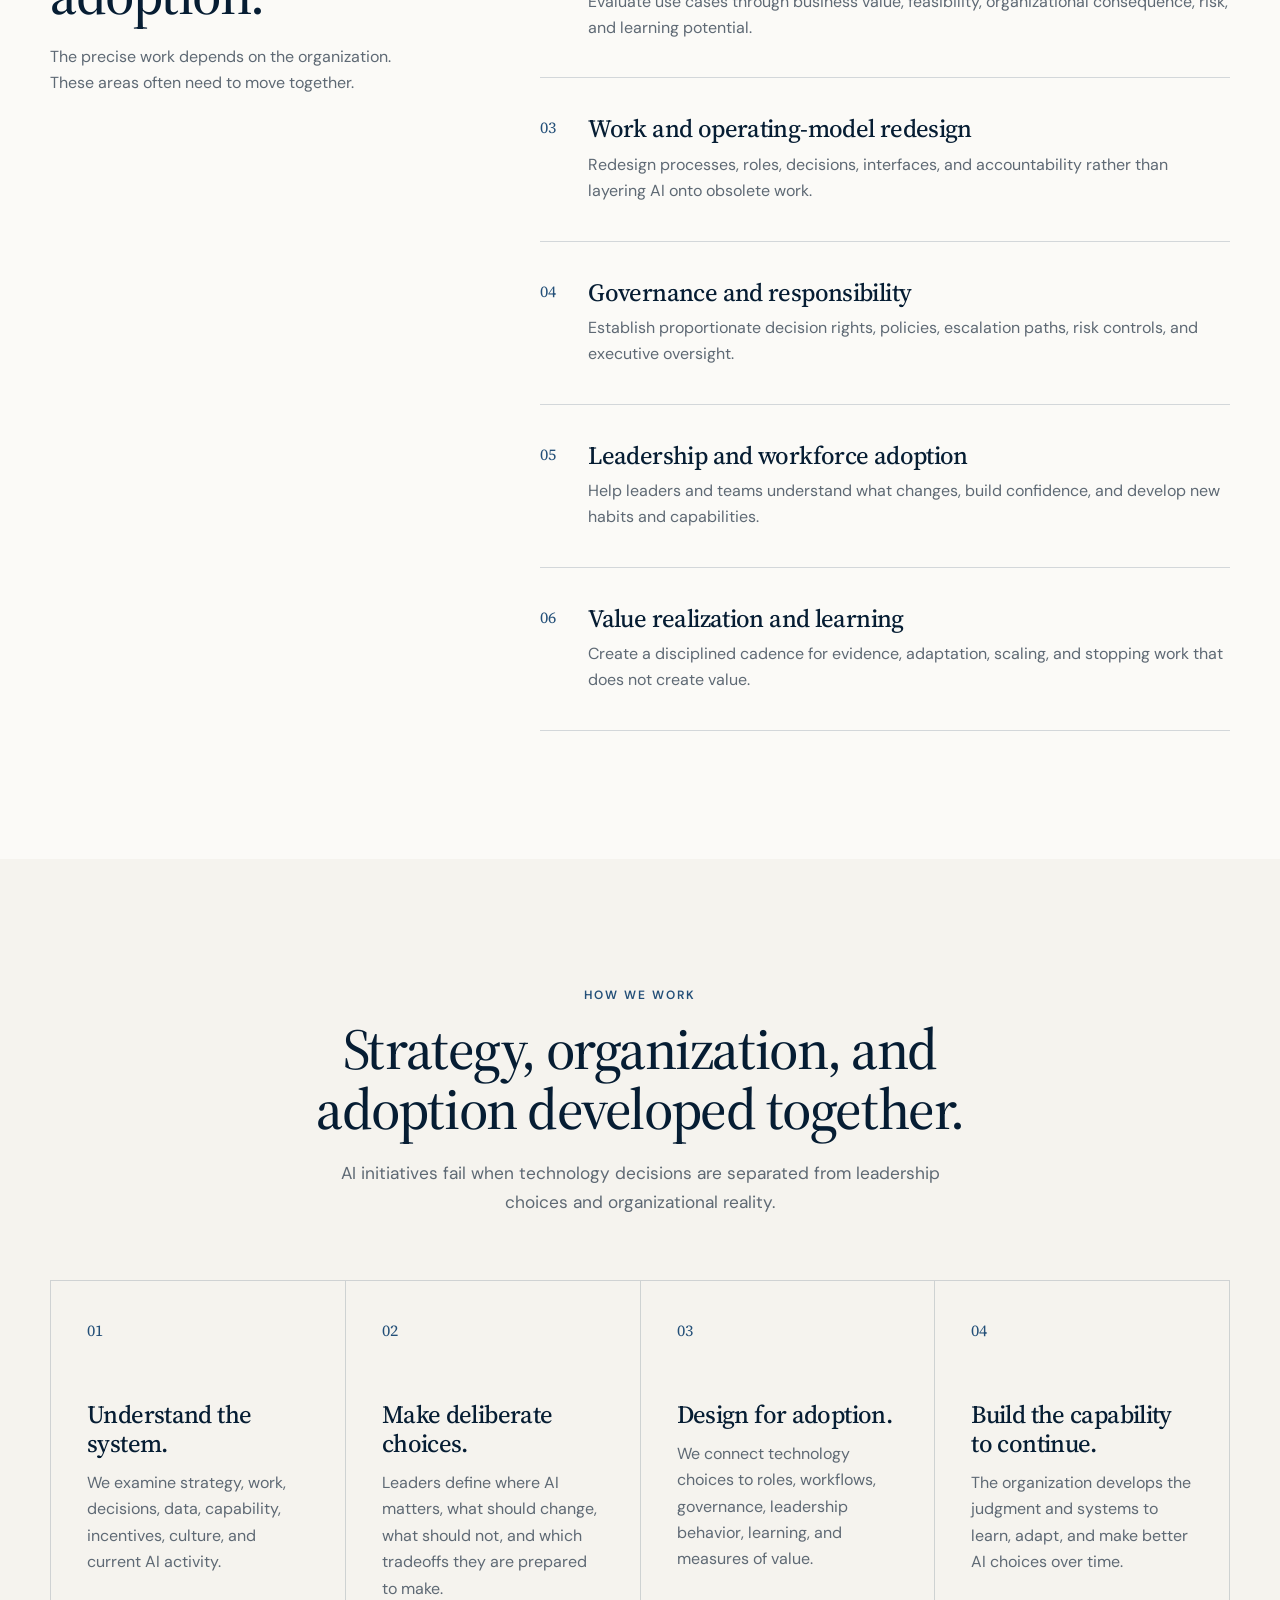
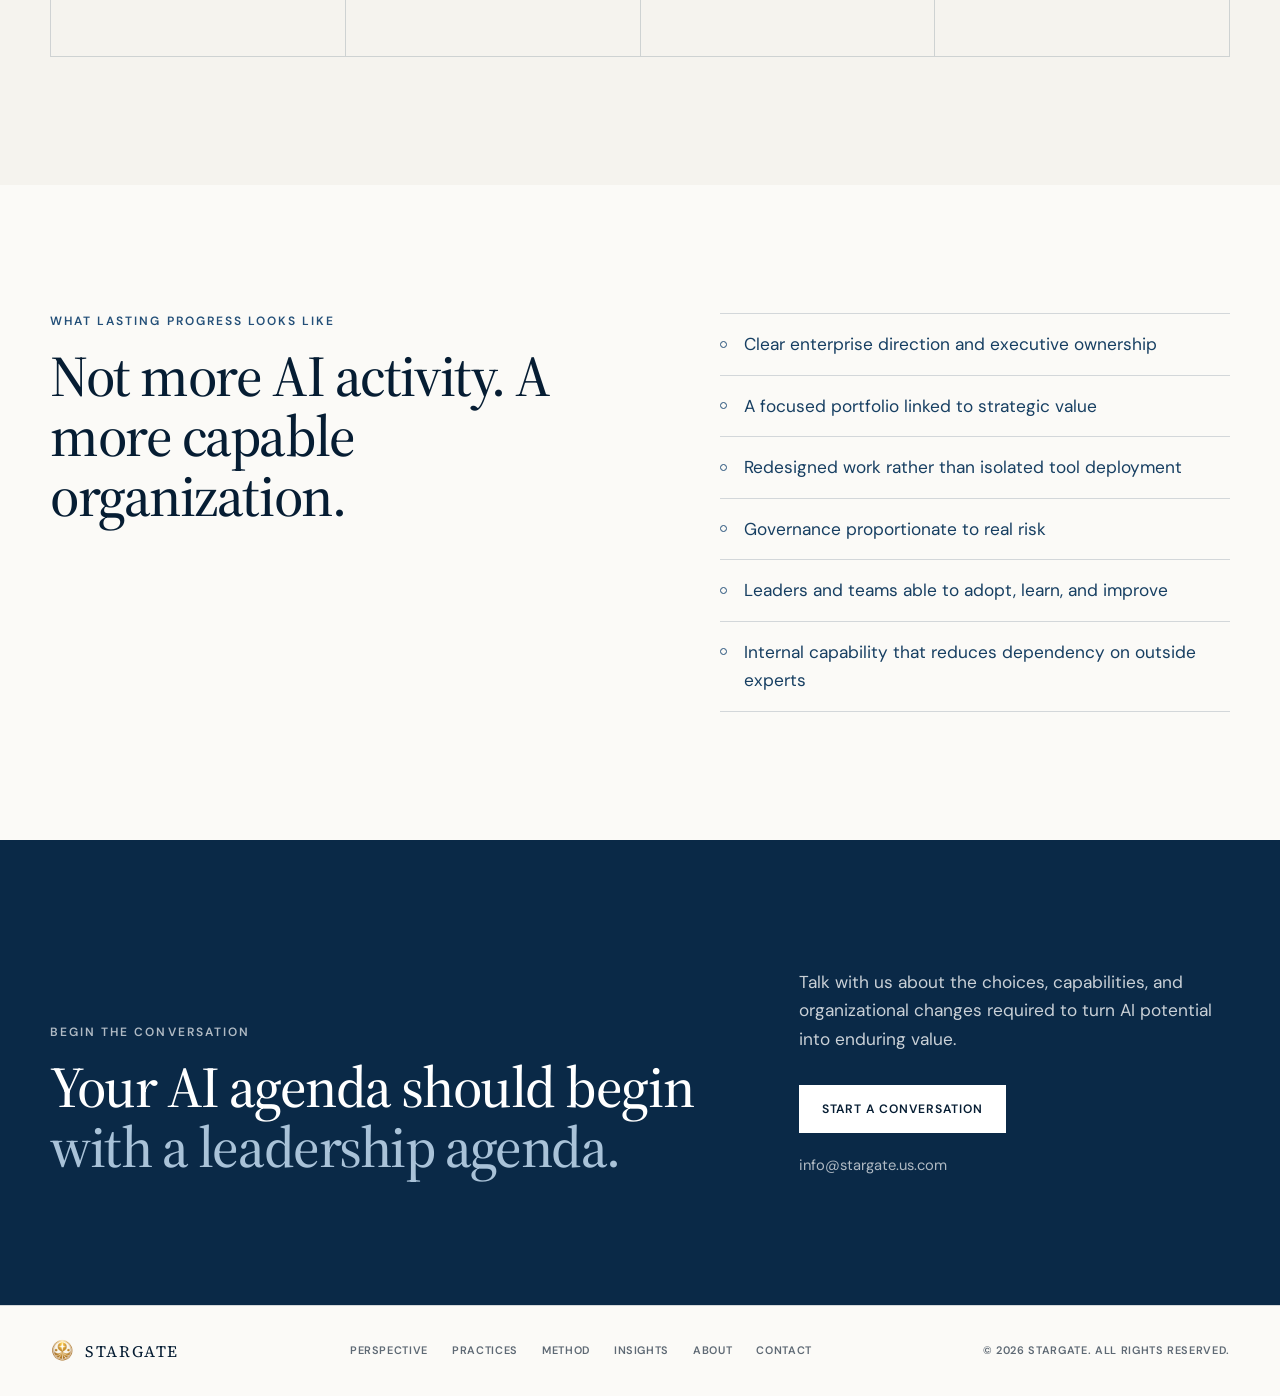
<file: practices/ai-strategy-adoption.html>
<!DOCTYPE html>
<html lang="en">
<head>
  <meta charset="UTF-8">
  <meta name="viewport" content="width=device-width, initial-scale=1.0">

  <title>AI Strategy & Adoption | Stargate</title>
  <meta
    name="description"
    content="Stargate helps executive teams make deliberate choices about where AI should create value, how work should change, and what organizational capabilities must be built."
  >

  <meta property="og:title" content="AI Strategy & Adoption | Stargate">
  <meta
    property="og:description"
    content="AI strategy is a set of leadership choices—not merely a technology plan."
  >
  <meta property="og:type" content="website">
  <meta
    property="og:url"
    content="https://stargate.us.com/practices/ai-strategy-adoption.html"
  >

  <link rel="icon" href="../logo.png">
  <link rel="preconnect" href="https://fonts.googleapis.com">
  <link rel="preconnect" href="https://fonts.gstatic.com" crossorigin>
  <link
    href="https://fonts.googleapis.com/css2?family=DM+Sans:wght@400;500;600&family=Source+Serif+4:opsz,wght@8..60,400;8..60,500;8..60,600&display=swap"
    rel="stylesheet"
  >
  <link rel="stylesheet" href="../assets/css/styles.css?v=6">
  <script src="../assets/js/main.js" defer></script>
</head>

<body>
  <a class="skip-link" href="#main-content">Skip to main content</a>

  <header class="site-header" data-site-header>
    <div class="container header-inner">
      <a class="brand" href="../index.html" aria-label="Stargate home">
        <img src="../logo.png" alt="" class="brand-mark">
        <span class="brand-name">STARGATE</span>
      </a>

      <button
        class="menu-toggle"
        type="button"
        aria-expanded="false"
        aria-controls="primary-navigation"
        data-menu-toggle
      >
        <span class="sr-only">Open navigation</span>
        <span class="menu-line"></span>
        <span class="menu-line"></span>
      </button>

      <nav
        id="primary-navigation"
        class="primary-navigation"
        aria-label="Primary navigation"
        data-navigation
      >
        <a href="../perspective.html">Perspective</a>
        <a href="../practices.html" aria-current="page">Practices</a>
        <a href="../method.html">Method</a>
        <a href="../insights.html">Insights</a>
        <a href="../about.html">About</a>
        <a class="button button-small" href="../contact.html">Start a conversation</a>
      </nav>
    </div>
  </header>

  <main id="main-content">
    <section class="practice-hero section">
      <div class="container practice-hero-grid">
        <div class="reveal">
          <a class="back-link" href="../practices.html">
            <span aria-hidden="true">←</span>
            All practices
          </a>
          <p class="eyebrow">AI Strategy &amp; Adoption</p>
          <h1>AI strategy is a set of leadership choices.</h1>
        </div>

        <div class="practice-hero-copy reveal">
          <p class="interior-lead">
            It is not simply a technology roadmap, a list of use cases, or a
            race to deploy new tools.
          </p>
          <p>
            It is a deliberate choice about where intelligence should reside,
            how work and decisions should change, what risks are acceptable,
            and which capabilities the organization must own.
          </p>
          <a class="button" href="#contact">Discuss your AI agenda</a>
        </div>
      </div>
    </section>

    <section class="statement-band section">
      <div class="container statement-band-grid">
        <p class="eyebrow eyebrow-light reveal">The leadership challenge</p>
        <blockquote class="reveal">
          Many organizations are moving quickly on AI without first deciding
          what kind of organization they are trying to become.
        </blockquote>
      </div>
    </section>

    <section class="practice-narrative section">
      <div class="container split-copy">
        <div class="reveal">
          <p class="eyebrow">Our perspective</p>
          <h2>Adoption is not transformation.</h2>
        </div>

        <div class="reveal">
          <p>
            Organizations can deploy dozens of tools without materially
            changing performance. Pilots multiply. Teams experiment. Vendors
            arrive. Yet decisions remain slow, work remains fragmented, and
            accountability remains unclear.
          </p>
          <p>
            The limiting factor is rarely access to technology. It is the
            organization’s ability to make coherent choices, redesign work,
            align leaders, build trust, and learn from experience.
          </p>
          <p class="emphasis">
            The central question is not, “Where can we use AI?” It is, “Where
            should AI change how this organization creates value?”
          </p>
        </div>
      </div>
    </section>

    <section class="leadership-questions section section-soft">
      <div class="container">
        <div class="section-heading reveal">
          <p class="eyebrow">Questions we help leaders answer</p>
          <h2>Clarity before scale.</h2>
        </div>

        <div class="question-grid">
          <article class="question-item reveal">
            <span>01</span>
            <h3>Where can AI materially strengthen strategy?</h3>
            <p>
              Distinguish consequential opportunities from interesting
              experiments and vendor-driven activity.
            </p>
          </article>

          <article class="question-item reveal">
            <span>02</span>
            <h3>Which work should be automated, augmented, or redesigned?</h3>
            <p>
              Look beyond task efficiency to the changing architecture of work,
              roles, decisions, and customer value.
            </p>
          </article>

          <article class="question-item reveal">
            <span>03</span>
            <h3>What judgment must remain human?</h3>
            <p>
              Define where accountability, context, ethics, and relationship
              require human authority.
            </p>
          </article>

          <article class="question-item reveal">
            <span>04</span>
            <h3>What capabilities must the organization build?</h3>
            <p>
              Develop leadership, data, governance, technical, operational, and
              change capabilities that endure beyond individual tools.
            </p>
          </article>

          <article class="question-item reveal">
            <span>05</span>
            <h3>How should governance enable responsible progress?</h3>
            <p>
              Create clear decision rights and risk boundaries without turning
              governance into organizational paralysis.
            </p>
          </article>

          <article class="question-item reveal">
            <span>06</span>
            <h3>How will leaders know whether value is being created?</h3>
            <p>
              Connect investment to strategic, operational, customer, and
              capability outcomes—not activity counts.
            </p>
          </article>
        </div>
      </div>
    </section>

    <section class="focus-areas section">
      <div class="container">
        <div class="focus-layout">
          <div class="focus-heading reveal">
            <p class="eyebrow">Typical areas of focus</p>
            <h2>From enterprise direction to everyday adoption.</h2>
            <p>
              The precise work depends on the organization. These areas often
              need to move together.
            </p>
          </div>

          <div class="focus-list">
            <article class="focus-row reveal">
              <span class="focus-number">01</span>
              <div>
                <h3>Enterprise AI direction</h3>
                <p>
                  Define strategic intent, leadership choices, priorities, and
                  the role AI should play in the organization’s future.
                </p>
              </div>
            </article>

            <article class="focus-row reveal">
              <span class="focus-number">02</span>
              <div>
                <h3>Opportunity and portfolio choices</h3>
                <p>
                  Evaluate use cases through business value, feasibility,
                  organizational consequence, risk, and learning potential.
                </p>
              </div>
            </article>

            <article class="focus-row reveal">
              <span class="focus-number">03</span>
              <div>
                <h3>Work and operating-model redesign</h3>
                <p>
                  Redesign processes, roles, decisions, interfaces, and
                  accountability rather than layering AI onto obsolete work.
                </p>
              </div>
            </article>

            <article class="focus-row reveal">
              <span class="focus-number">04</span>
              <div>
                <h3>Governance and responsibility</h3>
                <p>
                  Establish proportionate decision rights, policies,
                  escalation paths, risk controls, and executive oversight.
                </p>
              </div>
            </article>

            <article class="focus-row reveal">
              <span class="focus-number">05</span>
              <div>
                <h3>Leadership and workforce adoption</h3>
                <p>
                  Help leaders and teams understand what changes, build
                  confidence, and develop new habits and capabilities.
                </p>
              </div>
            </article>

            <article class="focus-row reveal">
              <span class="focus-number">06</span>
              <div>
                <h3>Value realization and learning</h3>
                <p>
                  Create a disciplined cadence for evidence, adaptation,
                  scaling, and stopping work that does not create value.
                </p>
              </div>
            </article>
          </div>
        </div>
      </div>
    </section>

    <section class="working-approach section section-soft">
      <div class="container">
        <div class="section-heading centered reveal">
          <p class="eyebrow">How we work</p>
          <h2>Strategy, organization, and adoption developed together.</h2>
          <p class="section-intro">
            AI initiatives fail when technology decisions are separated from
            leadership choices and organizational reality.
          </p>
        </div>

        <div class="approach-grid">
          <article class="reveal">
            <span class="point-number">01</span>
            <h3>Understand the system.</h3>
            <p>
              We examine strategy, work, decisions, data, capability,
              incentives, culture, and current AI activity.
            </p>
          </article>

          <article class="reveal">
            <span class="point-number">02</span>
            <h3>Make deliberate choices.</h3>
            <p>
              Leaders define where AI matters, what should change, what should
              not, and which tradeoffs they are prepared to make.
            </p>
          </article>

          <article class="reveal">
            <span class="point-number">03</span>
            <h3>Design for adoption.</h3>
            <p>
              We connect technology choices to roles, workflows, governance,
              leadership behavior, learning, and measures of value.
            </p>
          </article>

          <article class="reveal">
            <span class="point-number">04</span>
            <h3>Build the capability to continue.</h3>
            <p>
              The organization develops the judgment and systems to learn,
              adapt, and make better AI choices over time.
            </p>
          </article>
        </div>
      </div>
    </section>

    <section class="outcomes section">
      <div class="container split-copy">
        <div class="reveal">
          <p class="eyebrow">What lasting progress looks like</p>
          <h2>Not more AI activity. A more capable organization.</h2>
        </div>

        <div class="outcome-list reveal">
          <p>Clear enterprise direction and executive ownership</p>
          <p>A focused portfolio linked to strategic value</p>
          <p>Redesigned work rather than isolated tool deployment</p>
          <p>Governance proportionate to real risk</p>
          <p>Leaders and teams able to adopt, learn, and improve</p>
          <p>Internal capability that reduces dependency on outside experts</p>
        </div>
      </div>
    </section>

    <section id="contact" class="contact section">
      <div class="container contact-grid">
        <div class="contact-statement reveal">
          <p class="eyebrow eyebrow-light">Begin the conversation</p>
          <h2>
            Your AI agenda should begin<br>
            <span>with a leadership agenda.</span>
          </h2>
        </div>

        <div class="contact-action reveal">
          <p>
            Talk with us about the choices, capabilities, and organizational
            changes required to turn AI potential into enduring value.
          </p>
          <a class="button button-light" href="mailto:info@stargate.us.com">
            Start a conversation
          </a>
          <a class="contact-email" href="mailto:info@stargate.us.com">
            info@stargate.us.com
          </a>
        </div>
      </div>
    </section>
  </main>

  <footer class="site-footer">
    <div class="container footer-inner">
      <a class="brand footer-brand" href="../index.html" aria-label="Stargate home">
        <img src="../logo.png" alt="" class="brand-mark">
        <span class="brand-name">STARGATE</span>
      </a>

      <nav class="footer-navigation" aria-label="Footer navigation">
        <a href="../perspective.html">Perspective</a>
        <a href="../practices.html">Practices</a>
        <a href="../method.html">Method</a>
        <a href="../insights.html">Insights</a>
        <a href="../about.html">About</a>
        <a href="../contact.html">Contact</a>
      </nav>

      <p class="copyright">
        © <span data-current-year>2026</span> Stargate. All rights reserved.
      </p>
    </div>
  </footer>
</body>
</html>
</file>
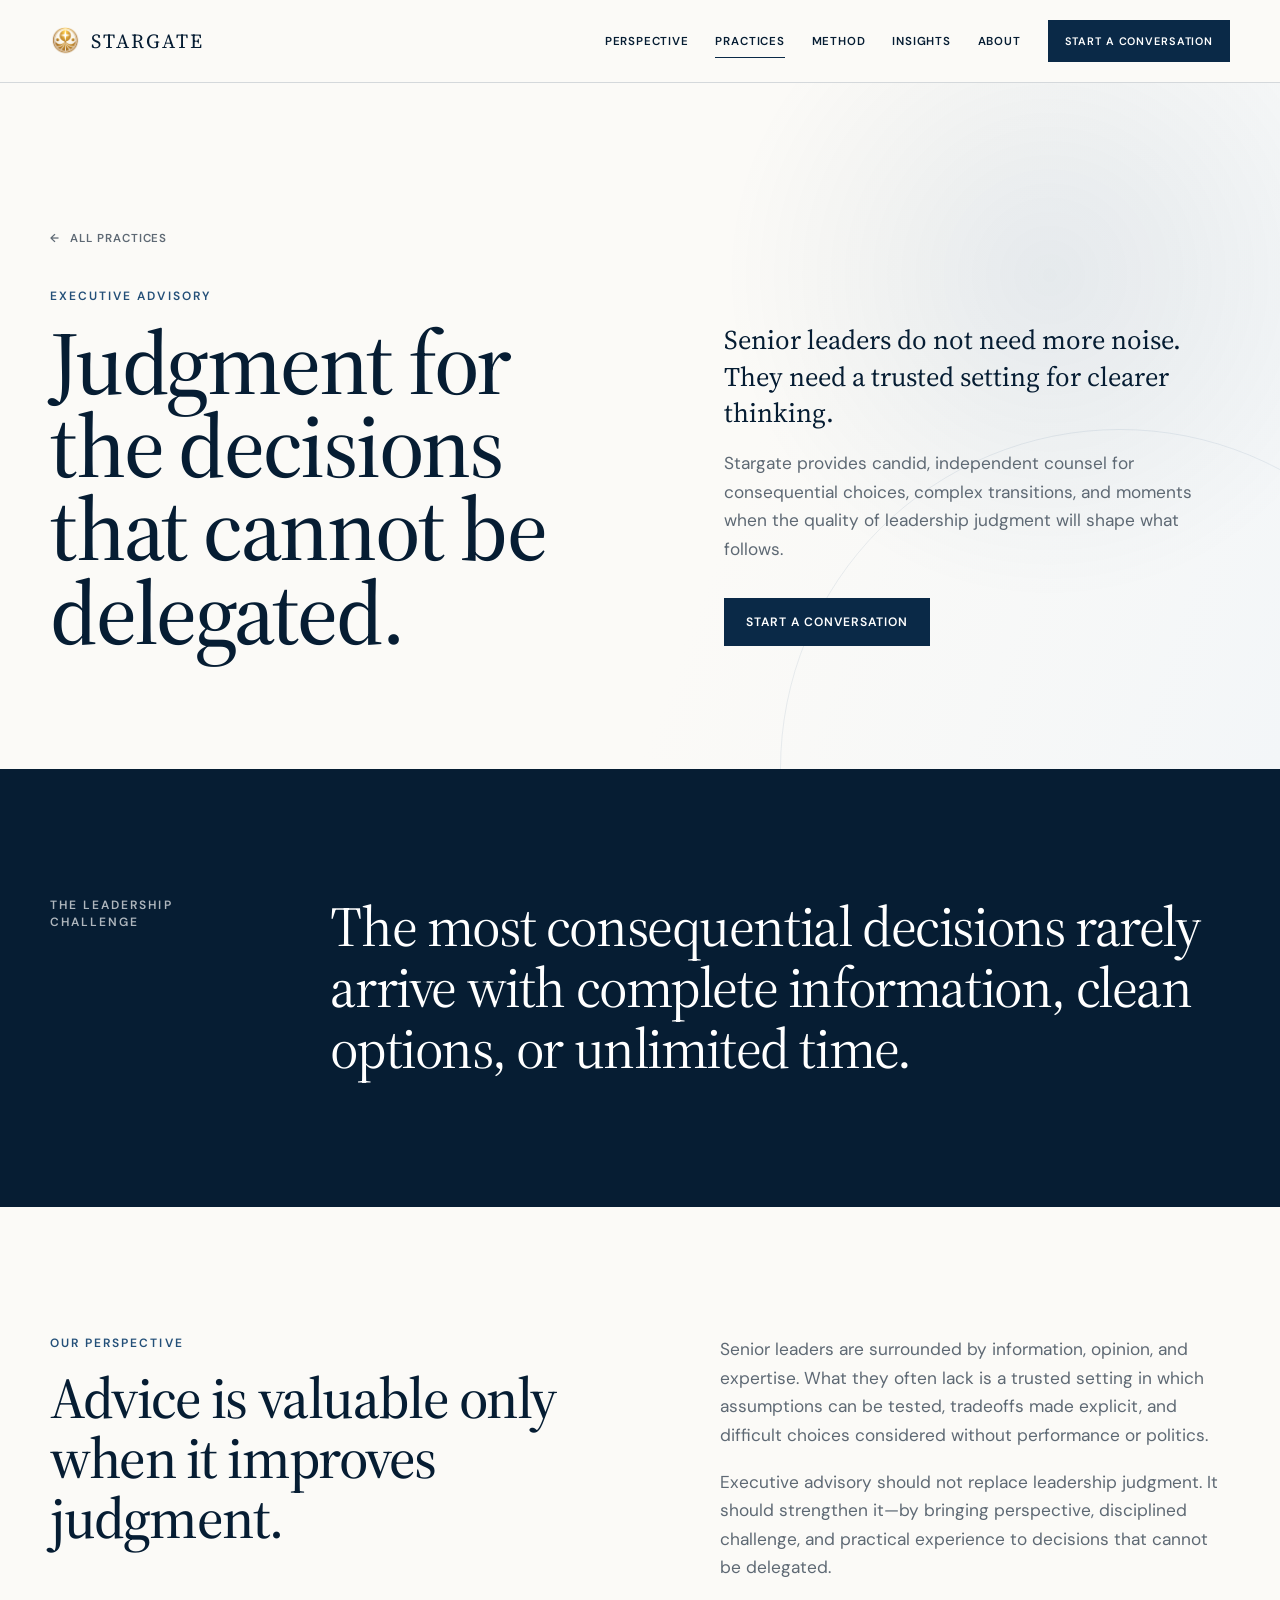
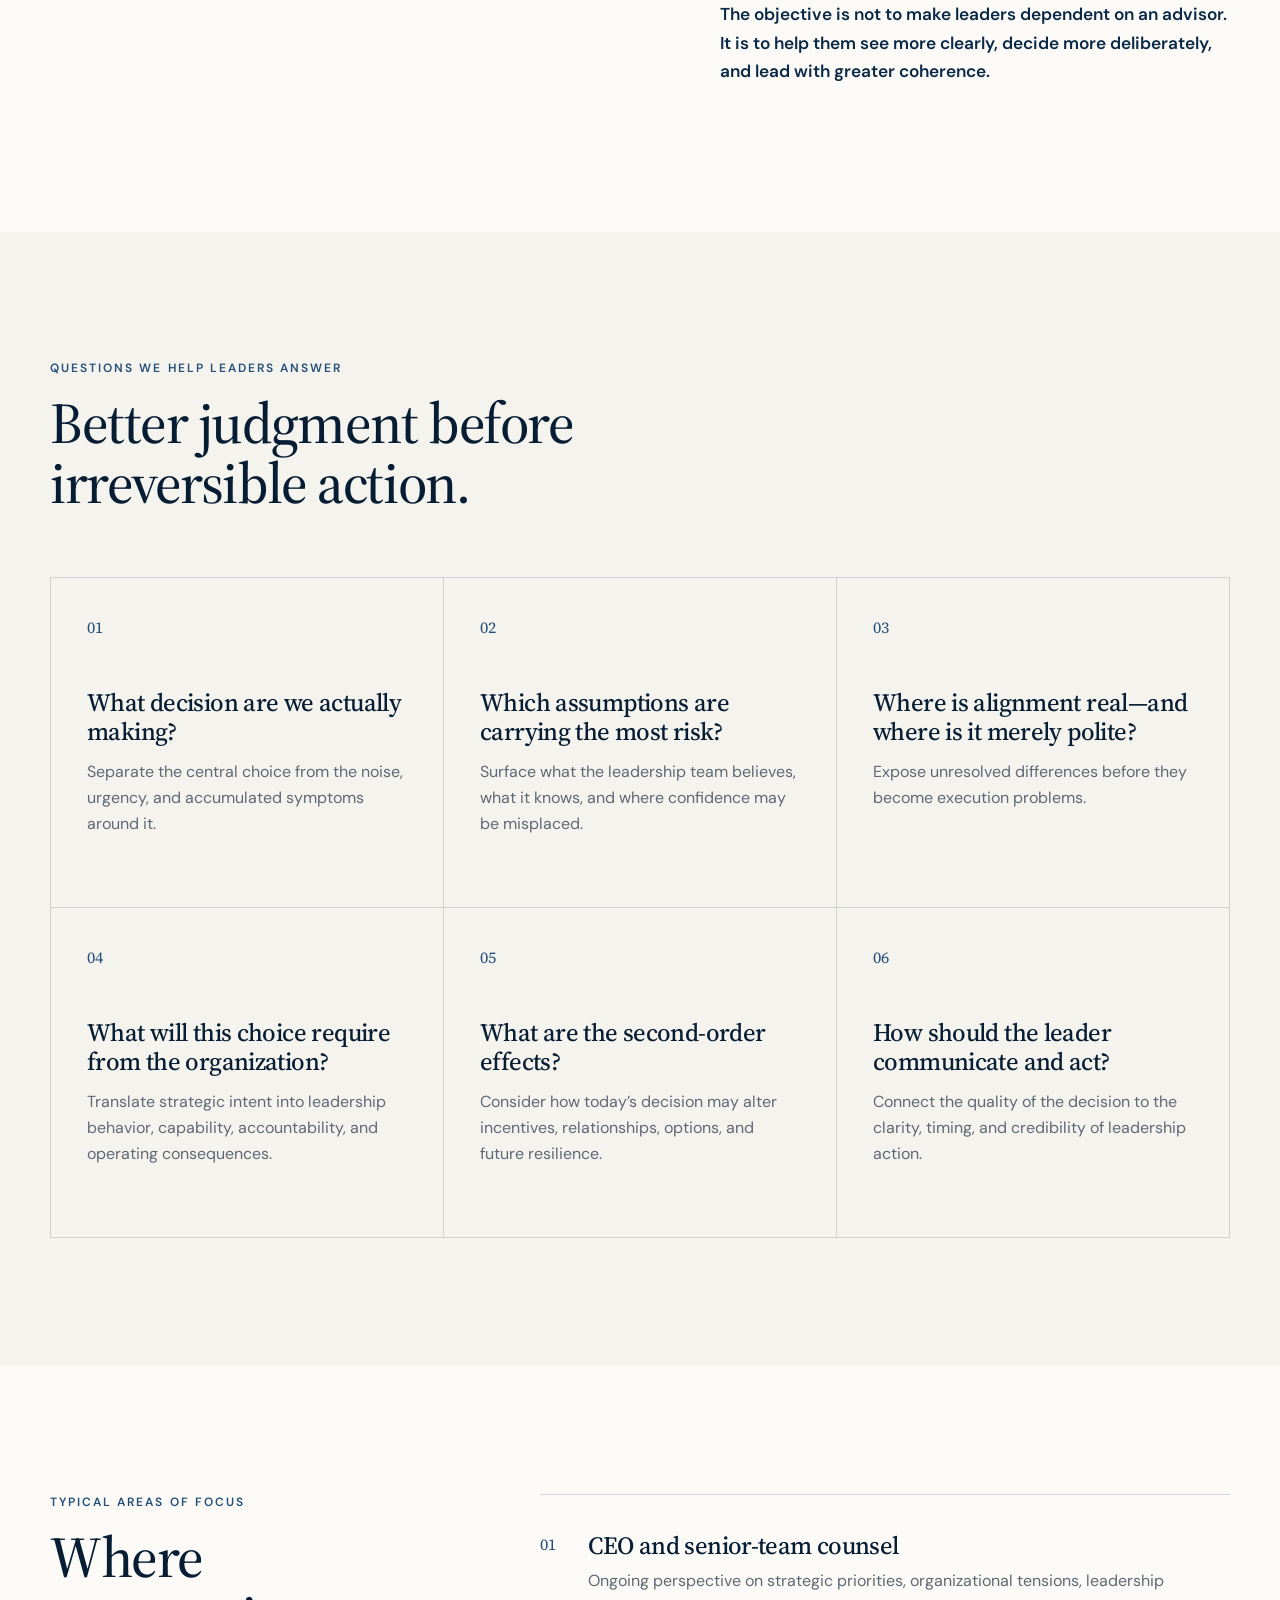
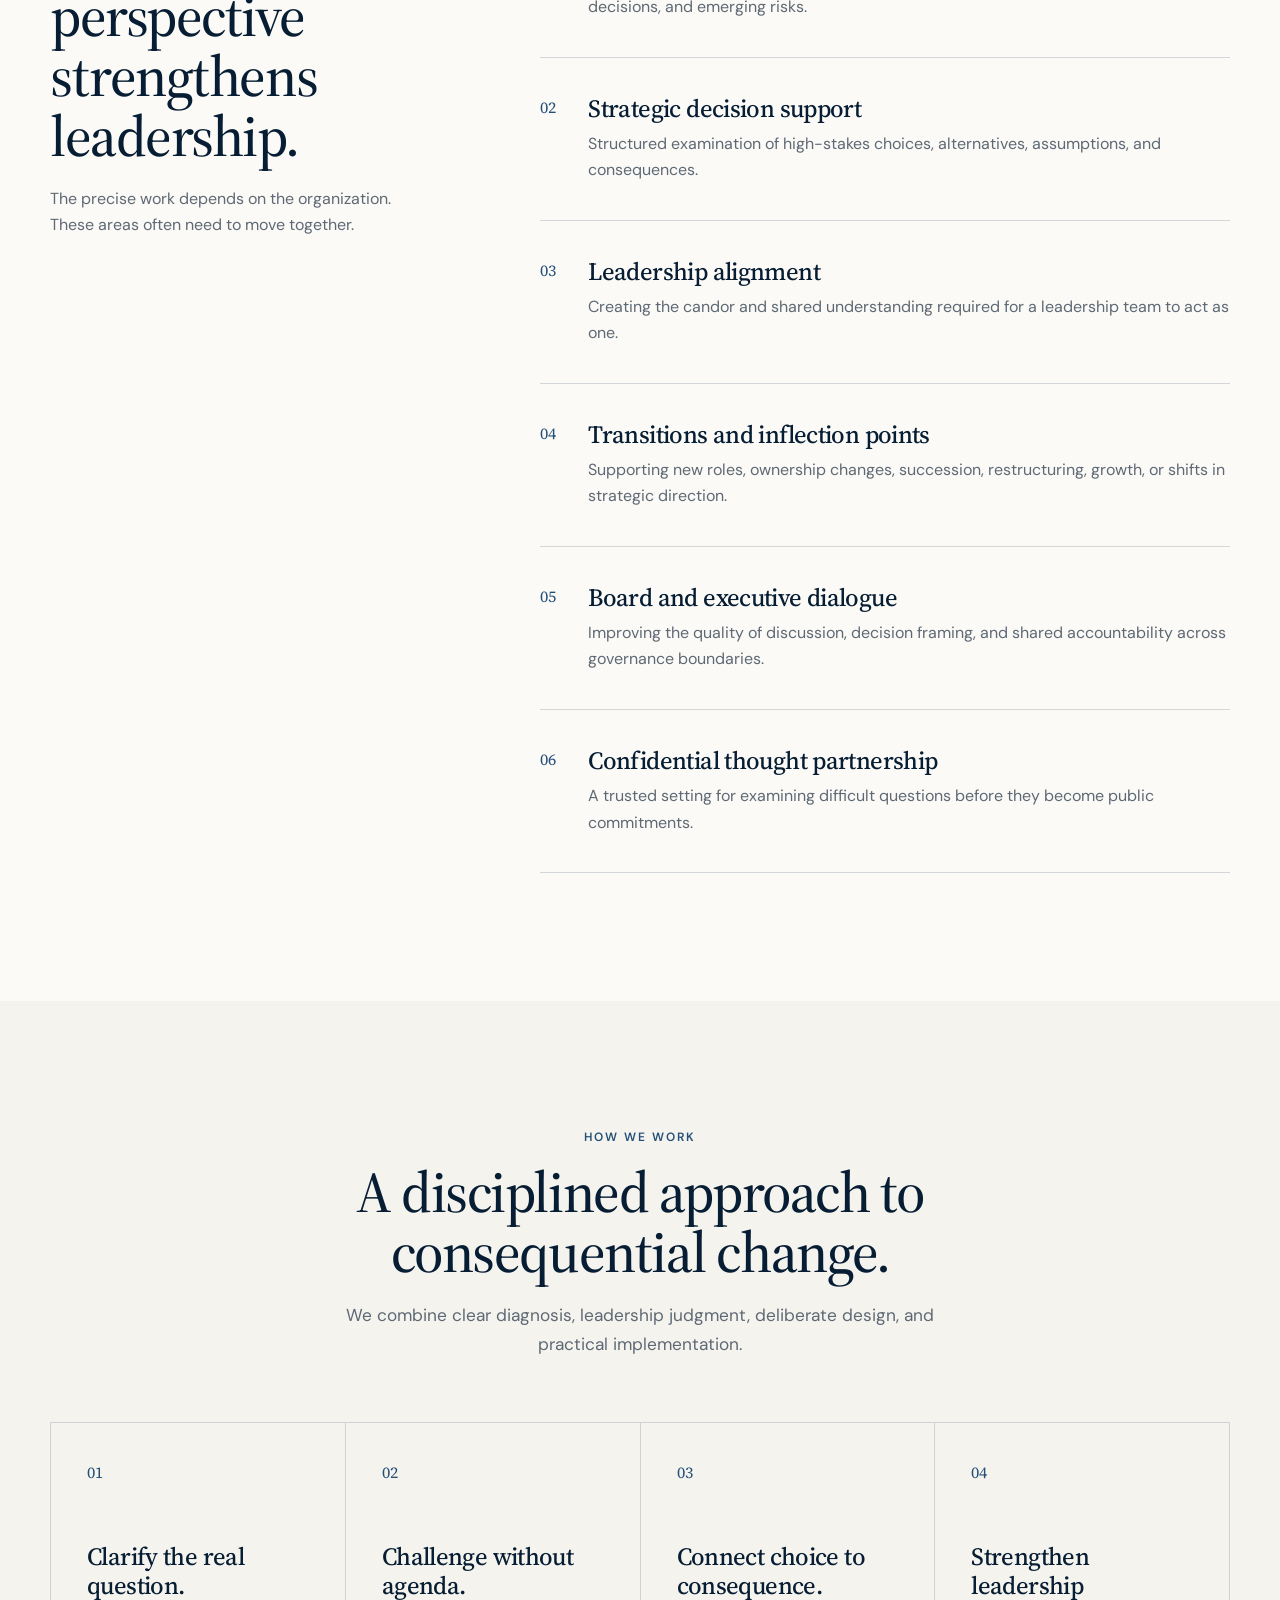
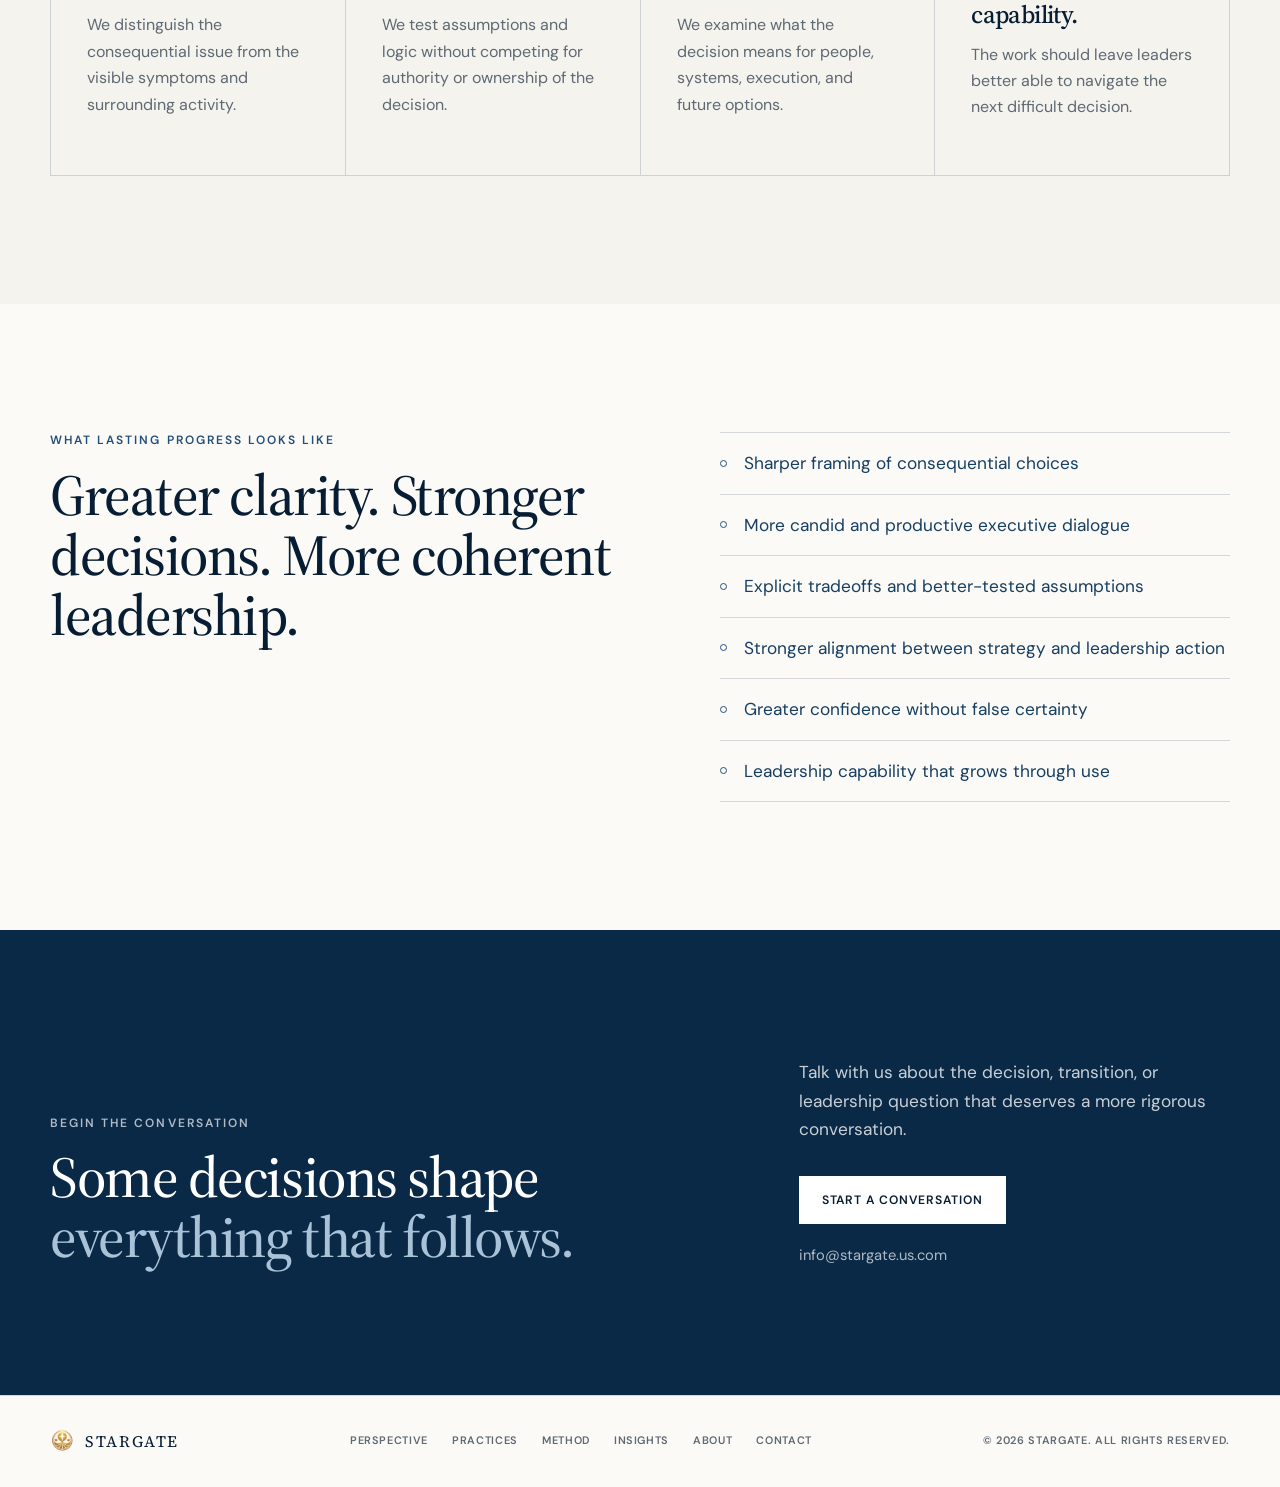
<file: practices/executive-advisory.html>
<!DOCTYPE html>
<html lang="en">
<head>
  <meta charset="UTF-8">
  <meta name="viewport" content="width=device-width, initial-scale=1.0">
  <title>Executive Advisory | Stargate</title>
  <meta name="description" content="Trusted counsel for CEOs, senior teams, boards, and business owners facing consequential decisions, complex transitions, and moments when leadership judgment matters most.">
  <meta property="og:title" content="Executive Advisory | Stargate">
  <meta property="og:description" content="Trusted counsel for CEOs, senior teams, boards, and business owners facing consequential decisions, complex transitions, and moments when leadership judgment matters most.">
  <meta property="og:type" content="website">
  <meta property="og:url" content="https://stargate.us.com/practices/executive-advisory.html">
  <link rel="icon" href="../logo.png">
  <link rel="preconnect" href="https://fonts.googleapis.com">
  <link rel="preconnect" href="https://fonts.gstatic.com" crossorigin>
  <link href="https://fonts.googleapis.com/css2?family=DM+Sans:wght@400;500;600&family=Source+Serif+4:opsz,wght@8..60,400;8..60,500;8..60,600&display=swap" rel="stylesheet">
  <link rel="stylesheet" href="../assets/css/styles.css?v=6">
  <script src="../assets/js/main.js" defer></script>
</head>
<body>
  <a class="skip-link" href="#main-content">Skip to main content</a>

  <header class="site-header" data-site-header>
    <div class="container header-inner">
      <a class="brand" href="../index.html" aria-label="Stargate home">
        <img src="../logo.png" alt="" class="brand-mark">
        <span class="brand-name">STARGATE</span>
      </a>

      <button class="menu-toggle" type="button" aria-expanded="false" aria-controls="primary-navigation" data-menu-toggle>
        <span class="sr-only">Open navigation</span>
        <span class="menu-line"></span>
        <span class="menu-line"></span>
      </button>

      <nav id="primary-navigation" class="primary-navigation" aria-label="Primary navigation" data-navigation>
        <a href="../perspective.html">Perspective</a>
        <a href="../practices.html" aria-current="page">Practices</a>
        <a href="../method.html">Method</a>
        <a href="../insights.html">Insights</a>
        <a href="../about.html">About</a>
        <a class="button button-small" href="../contact.html">Start a conversation</a>
      </nav>
    </div>
  </header>

  <main id="main-content">
    <section class="practice-hero section">
      <div class="container practice-hero-grid">
        <div class="reveal">
          <a class="back-link" href="../practices.html"><span aria-hidden="true">←</span>All practices</a>
          <p class="eyebrow">Executive Advisory</p>
          <h1>Judgment for the decisions<br>that cannot be delegated.</h1>
        </div>
        <div class="practice-hero-copy reveal">
          <p class="interior-lead">Senior leaders do not need more noise. They need a trusted setting for clearer thinking.</p>
          <p>Stargate provides candid, independent counsel for consequential choices, complex transitions, and moments when the quality of leadership judgment will shape what follows.</p>
          <a class="button" href="#contact">Start a conversation</a>
        </div>
      </div>
    </section>

    <section class="statement-band section">
      <div class="container statement-band-grid">
        <p class="eyebrow eyebrow-light reveal">The leadership challenge</p>
        <blockquote class="reveal">The most consequential decisions rarely arrive with complete information, clean options, or unlimited time.</blockquote>
      </div>
    </section>

    <section class="practice-narrative section">
      <div class="container split-copy">
        <div class="reveal">
          <p class="eyebrow">Our perspective</p>
          <h2>Advice is valuable only when it improves judgment.</h2>
        </div>
        <div class="reveal">
          <p>Senior leaders are surrounded by information, opinion, and expertise. What they often lack is a trusted setting in which assumptions can be tested, tradeoffs made explicit, and difficult choices considered without performance or politics.</p>
          <p>Executive advisory should not replace leadership judgment. It should strengthen it—by bringing perspective, disciplined challenge, and practical experience to decisions that cannot be delegated.</p>
          <p class="emphasis">The objective is not to make leaders dependent on an advisor. It is to help them see more clearly, decide more deliberately, and lead with greater coherence.</p>
        </div>
      </div>
    </section>

    <section class="leadership-questions section section-soft">
      <div class="container">
        <div class="section-heading reveal">
          <p class="eyebrow">Questions we help leaders answer</p>
          <h2>Better judgment before irreversible action.</h2>
        </div>
        <div class="question-grid">
          <article class="question-item reveal">
            <span>01</span>
            <h3>What decision are we actually making?</h3>
            <p>Separate the central choice from the noise, urgency, and accumulated symptoms around it.</p>
          </article>
          <article class="question-item reveal">
            <span>02</span>
            <h3>Which assumptions are carrying the most risk?</h3>
            <p>Surface what the leadership team believes, what it knows, and where confidence may be misplaced.</p>
          </article>
          <article class="question-item reveal">
            <span>03</span>
            <h3>Where is alignment real—and where is it merely polite?</h3>
            <p>Expose unresolved differences before they become execution problems.</p>
          </article>
          <article class="question-item reveal">
            <span>04</span>
            <h3>What will this choice require from the organization?</h3>
            <p>Translate strategic intent into leadership behavior, capability, accountability, and operating consequences.</p>
          </article>
          <article class="question-item reveal">
            <span>05</span>
            <h3>What are the second-order effects?</h3>
            <p>Consider how today’s decision may alter incentives, relationships, options, and future resilience.</p>
          </article>
          <article class="question-item reveal">
            <span>06</span>
            <h3>How should the leader communicate and act?</h3>
            <p>Connect the quality of the decision to the clarity, timing, and credibility of leadership action.</p>
          </article>
        </div>
      </div>
    </section>

    <section class="focus-areas section">
      <div class="container">
        <div class="focus-layout">
          <div class="focus-heading reveal">
            <p class="eyebrow">Typical areas of focus</p>
            <h2>Where perspective strengthens leadership.</h2>
            <p>The precise work depends on the organization. These areas often need to move together.</p>
          </div>
          <div class="focus-list">
            <article class="focus-row reveal">
              <span class="focus-number">01</span>
              <div>
                <h3>CEO and senior-team counsel</h3>
                <p>Ongoing perspective on strategic priorities, organizational tensions, leadership decisions, and emerging risks.</p>
              </div>
            </article>
            <article class="focus-row reveal">
              <span class="focus-number">02</span>
              <div>
                <h3>Strategic decision support</h3>
                <p>Structured examination of high-stakes choices, alternatives, assumptions, and consequences.</p>
              </div>
            </article>
            <article class="focus-row reveal">
              <span class="focus-number">03</span>
              <div>
                <h3>Leadership alignment</h3>
                <p>Creating the candor and shared understanding required for a leadership team to act as one.</p>
              </div>
            </article>
            <article class="focus-row reveal">
              <span class="focus-number">04</span>
              <div>
                <h3>Transitions and inflection points</h3>
                <p>Supporting new roles, ownership changes, succession, restructuring, growth, or shifts in strategic direction.</p>
              </div>
            </article>
            <article class="focus-row reveal">
              <span class="focus-number">05</span>
              <div>
                <h3>Board and executive dialogue</h3>
                <p>Improving the quality of discussion, decision framing, and shared accountability across governance boundaries.</p>
              </div>
            </article>
            <article class="focus-row reveal">
              <span class="focus-number">06</span>
              <div>
                <h3>Confidential thought partnership</h3>
                <p>A trusted setting for examining difficult questions before they become public commitments.</p>
              </div>
            </article>
          </div>
        </div>
      </div>
    </section>

    <section class="working-approach section section-soft">
      <div class="container">
        <div class="section-heading centered reveal">
          <p class="eyebrow">How we work</p>
          <h2>A disciplined approach to consequential change.</h2>
          <p class="section-intro">We combine clear diagnosis, leadership judgment, deliberate design, and practical implementation.</p>
        </div>
        <div class="approach-grid">
          <article class="reveal">
            <span class="point-number">01</span>
            <h3>Clarify the real question.</h3>
            <p>We distinguish the consequential issue from the visible symptoms and surrounding activity.</p>
          </article>
          <article class="reveal">
            <span class="point-number">02</span>
            <h3>Challenge without agenda.</h3>
            <p>We test assumptions and logic without competing for authority or ownership of the decision.</p>
          </article>
          <article class="reveal">
            <span class="point-number">03</span>
            <h3>Connect choice to consequence.</h3>
            <p>We examine what the decision means for people, systems, execution, and future options.</p>
          </article>
          <article class="reveal">
            <span class="point-number">04</span>
            <h3>Strengthen leadership capability.</h3>
            <p>The work should leave leaders better able to navigate the next difficult decision.</p>
          </article>
        </div>
      </div>
    </section>

    <section class="outcomes section">
      <div class="container split-copy">
        <div class="reveal">
          <p class="eyebrow">What lasting progress looks like</p>
          <h2>Greater clarity. Stronger decisions. More coherent leadership.</h2>
        </div>
        <div class="outcome-list reveal">
          <p>Sharper framing of consequential choices</p>
          <p>More candid and productive executive dialogue</p>
          <p>Explicit tradeoffs and better-tested assumptions</p>
          <p>Stronger alignment between strategy and leadership action</p>
          <p>Greater confidence without false certainty</p>
          <p>Leadership capability that grows through use</p>
        </div>
      </div>
    </section>

    <section id="contact" class="contact section">
      <div class="container contact-grid">
        <div class="contact-statement reveal">
          <p class="eyebrow eyebrow-light">Begin the conversation</p>
          <h2>Some decisions shape<br><span>everything that follows.</span></h2>
        </div>
        <div class="contact-action reveal">
          <p>Talk with us about the decision, transition, or leadership question that deserves a more rigorous conversation.</p>
          <a class="button button-light" href="mailto:info@stargate.us.com">Start a conversation</a>
          <a class="contact-email" href="mailto:info@stargate.us.com">info@stargate.us.com</a>
        </div>
      </div>
    </section>
  </main>

  <footer class="site-footer">
    <div class="container footer-inner">
      <a class="brand footer-brand" href="../index.html" aria-label="Stargate home">
        <img src="../logo.png" alt="" class="brand-mark">
        <span class="brand-name">STARGATE</span>
      </a>
      <nav class="footer-navigation" aria-label="Footer navigation">
        <a href="../perspective.html">Perspective</a>
        <a href="../practices.html">Practices</a>
        <a href="../method.html">Method</a>
        <a href="../insights.html">Insights</a>
        <a href="../about.html">About</a>
        <a href="../contact.html">Contact</a>
      </nav>
      <p class="copyright">© <span data-current-year>2026</span> Stargate. All rights reserved.</p>
    </div>
  </footer>
</body>
</html>
</file>
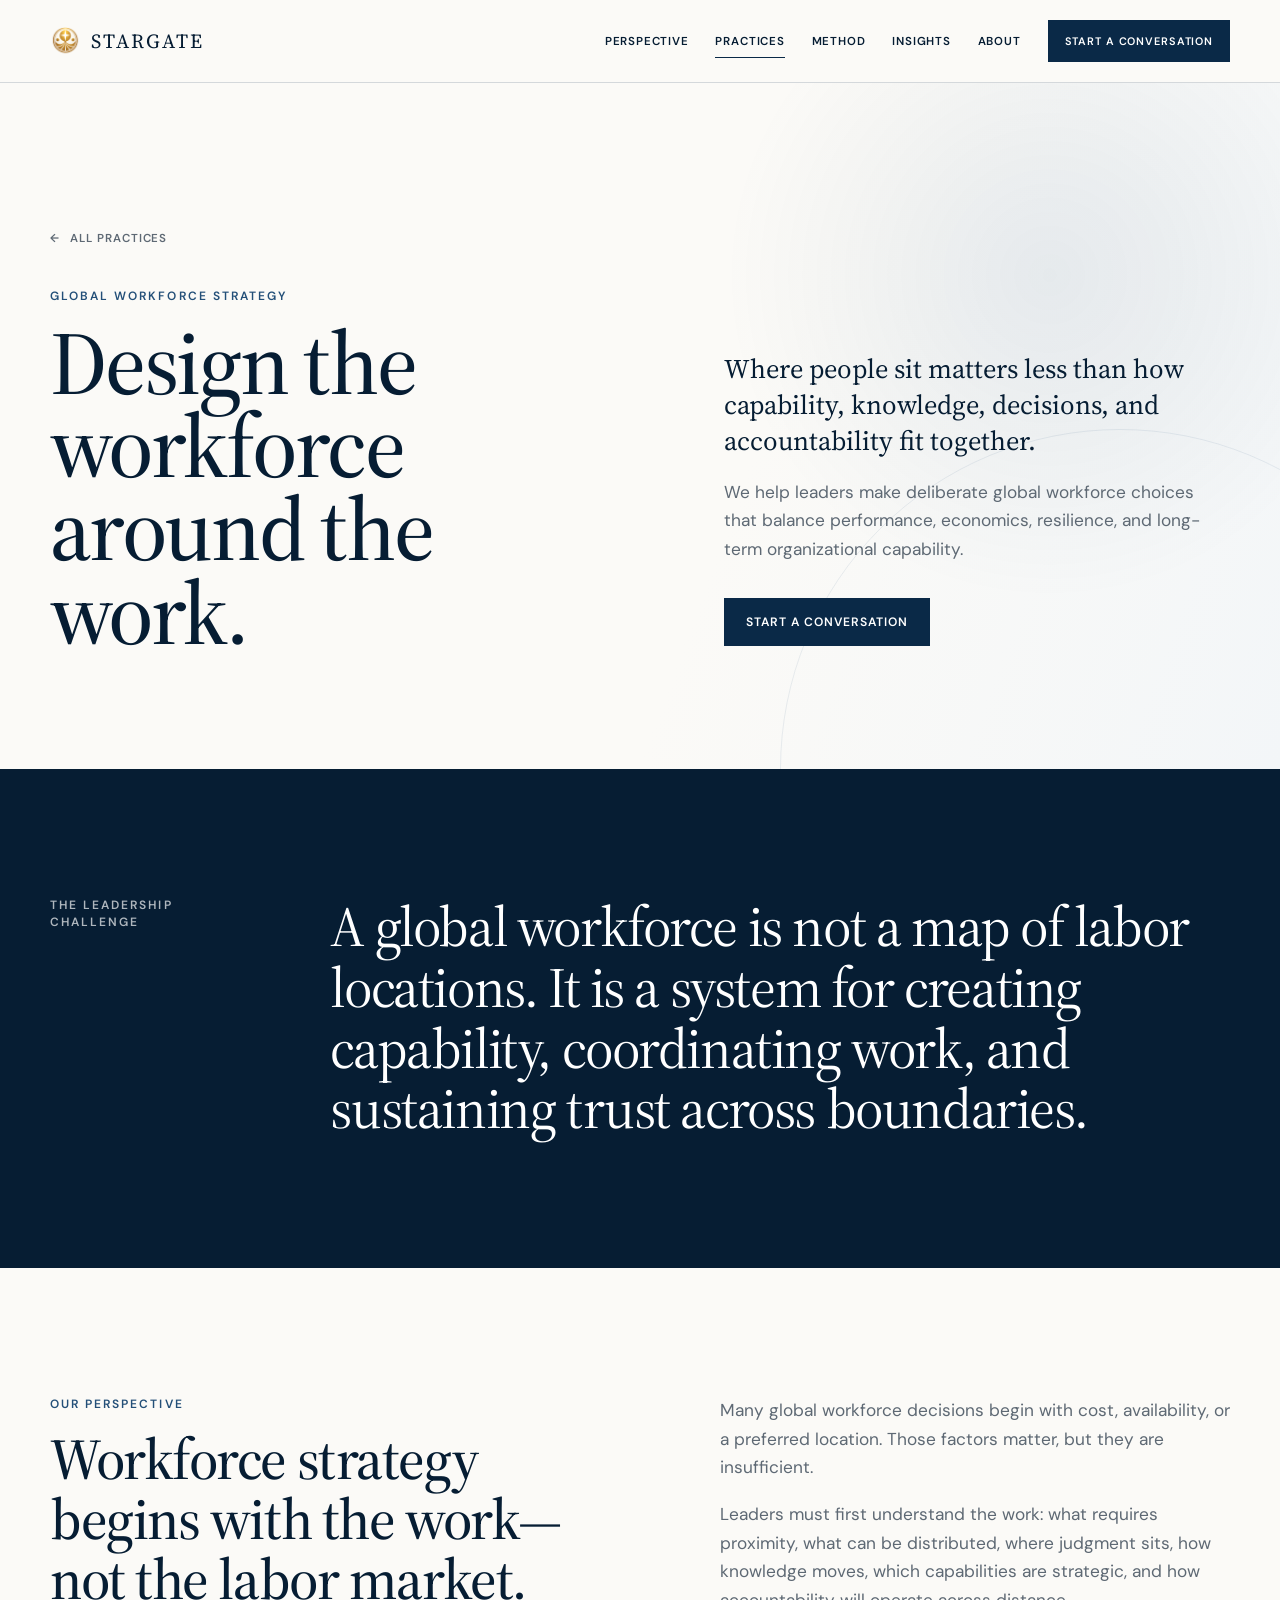
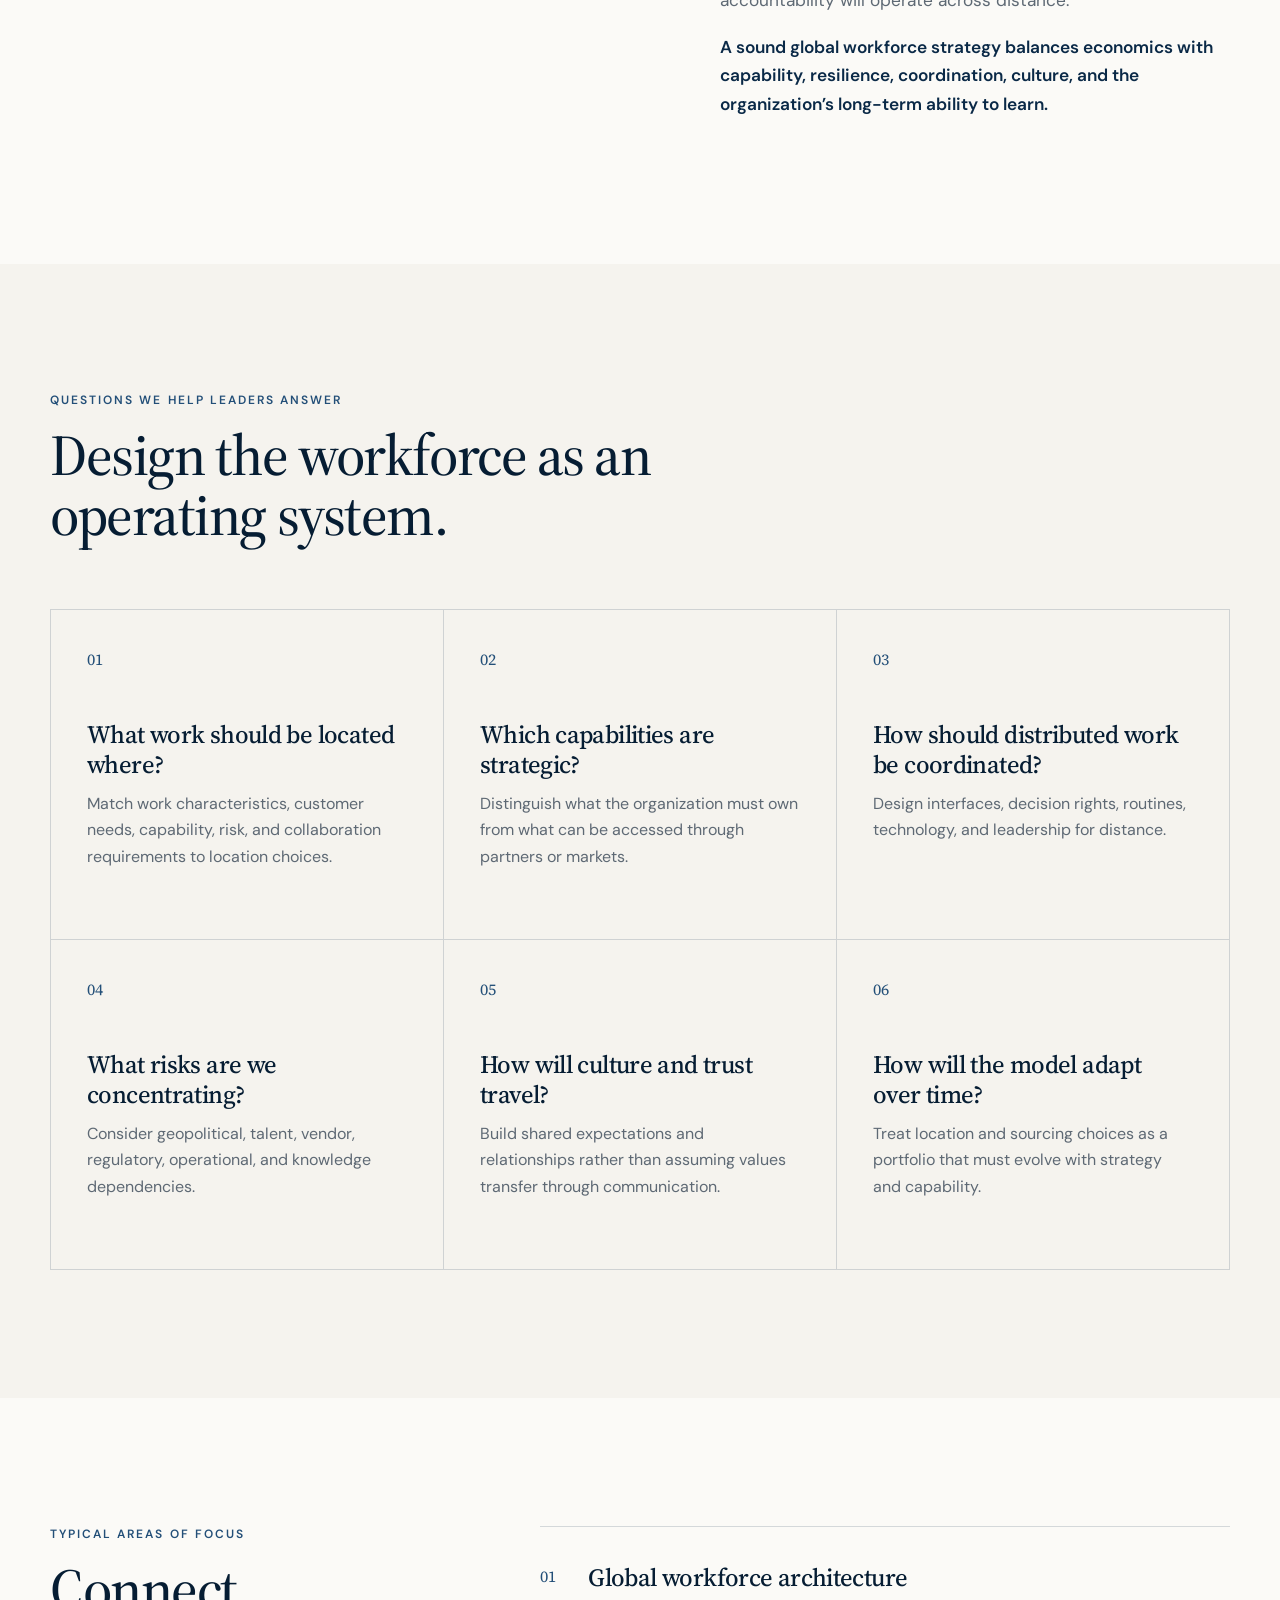
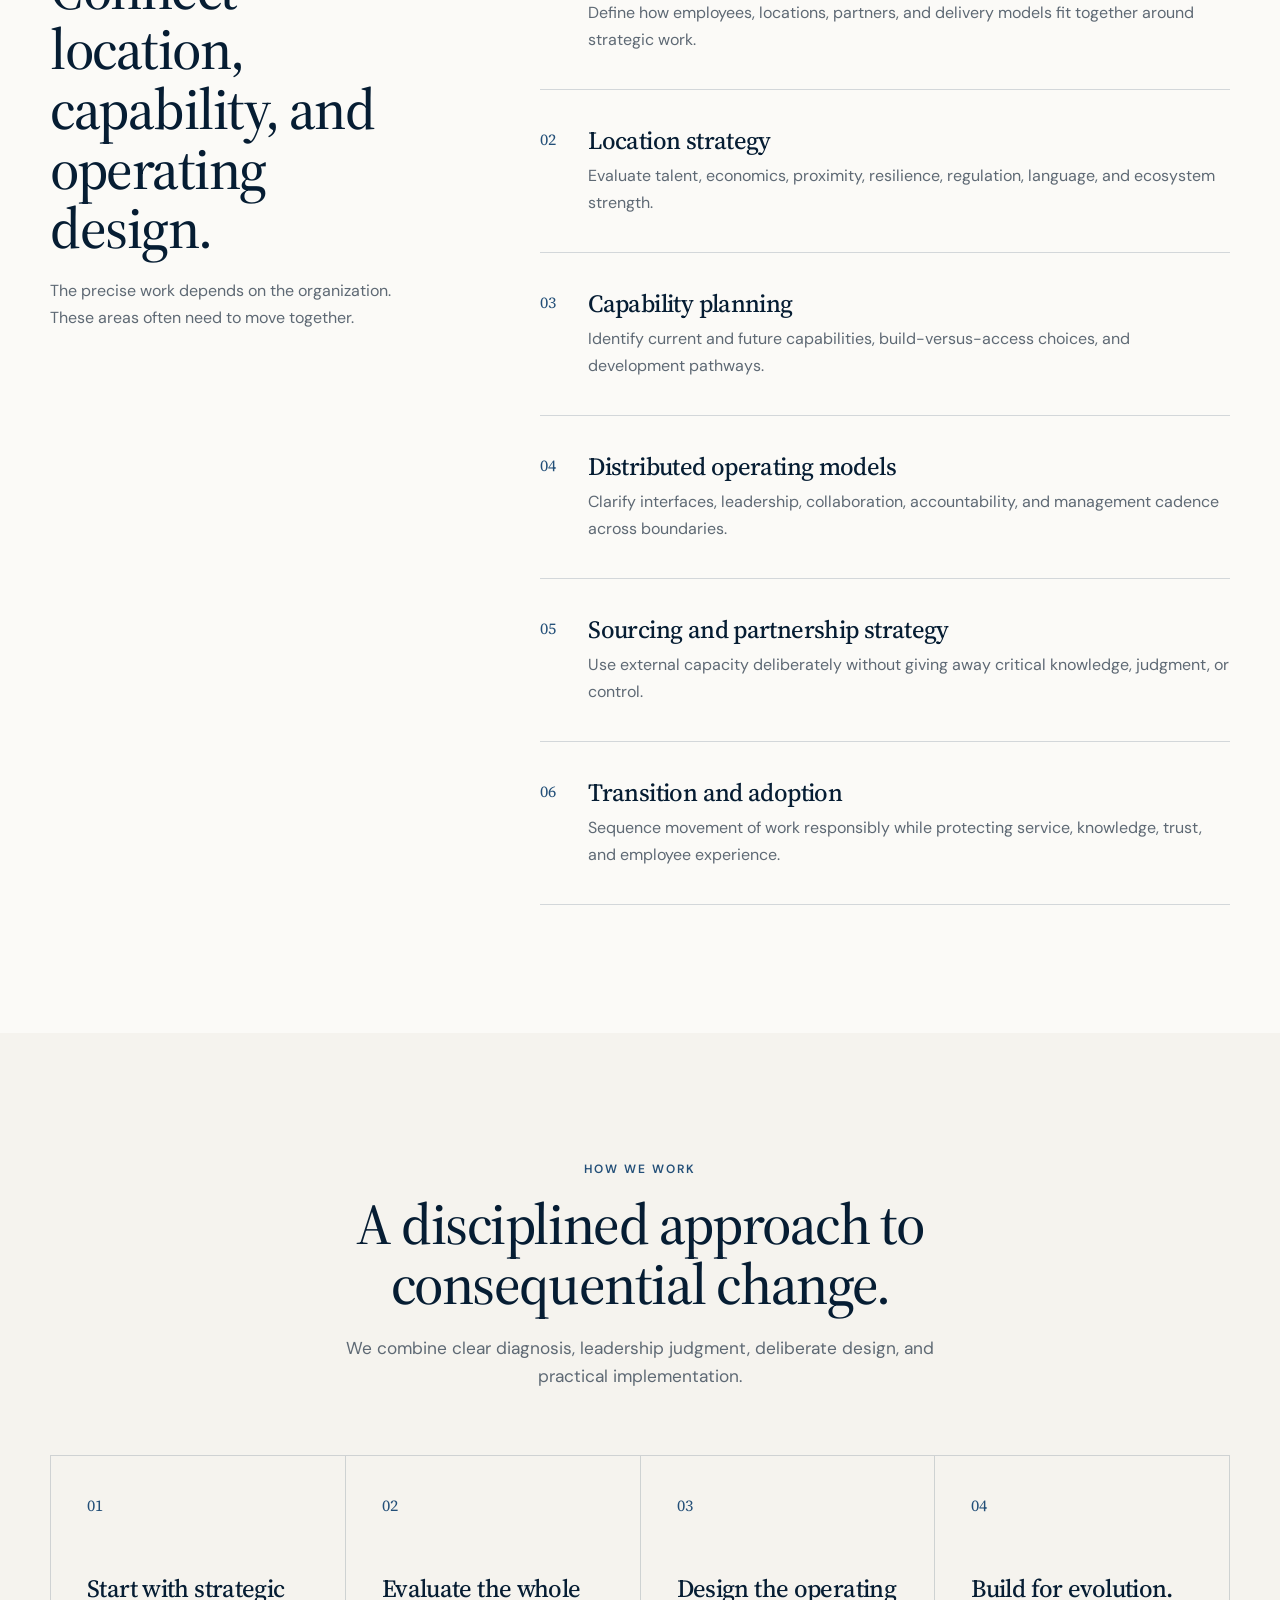
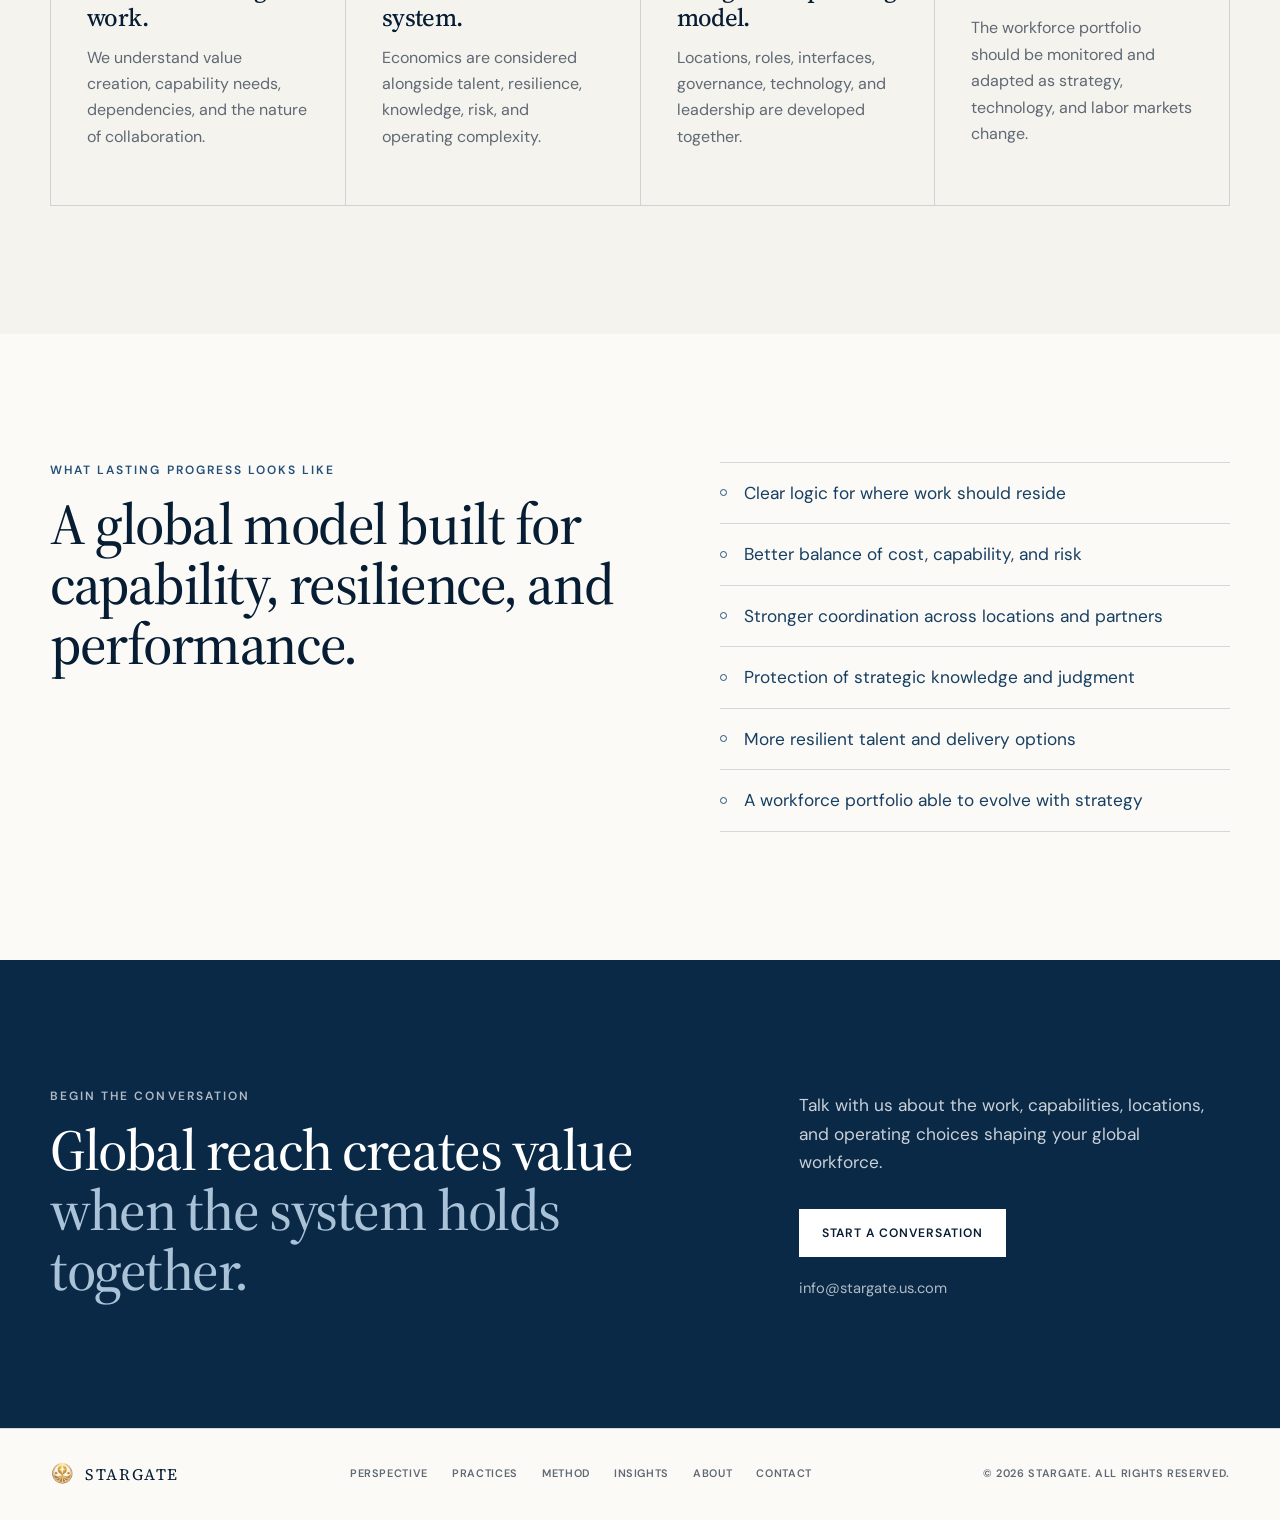
<file: practices/global-workforce-strategy.html>
<!DOCTYPE html>
<html lang="en">
<head>
  <meta charset="UTF-8">
  <meta name="viewport" content="width=device-width, initial-scale=1.0">
  <title>Global Workforce Strategy | Stargate</title>
  <meta name="description" content="Stargate helps leaders design global workforce, location, sourcing, and delivery systems around capability, resilience, economics, and the work the organization must do.">
  <meta property="og:title" content="Global Workforce Strategy | Stargate">
  <meta property="og:description" content="Stargate helps leaders design global workforce, location, sourcing, and delivery systems around capability, resilience, economics, and the work the organization must do.">
  <meta property="og:type" content="website">
  <meta property="og:url" content="https://stargate.us.com/practices/global-workforce-strategy.html">
  <link rel="icon" href="../logo.png">
  <link rel="preconnect" href="https://fonts.googleapis.com">
  <link rel="preconnect" href="https://fonts.gstatic.com" crossorigin>
  <link href="https://fonts.googleapis.com/css2?family=DM+Sans:wght@400;500;600&family=Source+Serif+4:opsz,wght@8..60,400;8..60,500;8..60,600&display=swap" rel="stylesheet">
  <link rel="stylesheet" href="../assets/css/styles.css?v=6">
  <script src="../assets/js/main.js" defer></script>
</head>
<body>
  <a class="skip-link" href="#main-content">Skip to main content</a>

  <header class="site-header" data-site-header>
    <div class="container header-inner">
      <a class="brand" href="../index.html" aria-label="Stargate home">
        <img src="../logo.png" alt="" class="brand-mark">
        <span class="brand-name">STARGATE</span>
      </a>

      <button class="menu-toggle" type="button" aria-expanded="false" aria-controls="primary-navigation" data-menu-toggle>
        <span class="sr-only">Open navigation</span>
        <span class="menu-line"></span>
        <span class="menu-line"></span>
      </button>

      <nav id="primary-navigation" class="primary-navigation" aria-label="Primary navigation" data-navigation>
        <a href="../perspective.html">Perspective</a>
        <a href="../practices.html" aria-current="page">Practices</a>
        <a href="../method.html">Method</a>
        <a href="../insights.html">Insights</a>
        <a href="../about.html">About</a>
        <a class="button button-small" href="../contact.html">Start a conversation</a>
      </nav>
    </div>
  </header>

  <main id="main-content">
    <section class="practice-hero section">
      <div class="container practice-hero-grid">
        <div class="reveal">
          <a class="back-link" href="../practices.html"><span aria-hidden="true">←</span>All practices</a>
          <p class="eyebrow">Global Workforce Strategy</p>
          <h1>Design the workforce<br>around the work.</h1>
        </div>
        <div class="practice-hero-copy reveal">
          <p class="interior-lead">Where people sit matters less than how capability, knowledge, decisions, and accountability fit together.</p>
          <p>We help leaders make deliberate global workforce choices that balance performance, economics, resilience, and long-term organizational capability.</p>
          <a class="button" href="#contact">Start a conversation</a>
        </div>
      </div>
    </section>

    <section class="statement-band section">
      <div class="container statement-band-grid">
        <p class="eyebrow eyebrow-light reveal">The leadership challenge</p>
        <blockquote class="reveal">A global workforce is not a map of labor locations. It is a system for creating capability, coordinating work, and sustaining trust across boundaries.</blockquote>
      </div>
    </section>

    <section class="practice-narrative section">
      <div class="container split-copy">
        <div class="reveal">
          <p class="eyebrow">Our perspective</p>
          <h2>Workforce strategy begins with the work—not the labor market.</h2>
        </div>
        <div class="reveal">
          <p>Many global workforce decisions begin with cost, availability, or a preferred location. Those factors matter, but they are insufficient.</p>
          <p>Leaders must first understand the work: what requires proximity, what can be distributed, where judgment sits, how knowledge moves, which capabilities are strategic, and how accountability will operate across distance.</p>
          <p class="emphasis">A sound global workforce strategy balances economics with capability, resilience, coordination, culture, and the organization’s long-term ability to learn.</p>
        </div>
      </div>
    </section>

    <section class="leadership-questions section section-soft">
      <div class="container">
        <div class="section-heading reveal">
          <p class="eyebrow">Questions we help leaders answer</p>
          <h2>Design the workforce as an operating system.</h2>
        </div>
        <div class="question-grid">
          <article class="question-item reveal">
            <span>01</span>
            <h3>What work should be located where?</h3>
            <p>Match work characteristics, customer needs, capability, risk, and collaboration requirements to location choices.</p>
          </article>
          <article class="question-item reveal">
            <span>02</span>
            <h3>Which capabilities are strategic?</h3>
            <p>Distinguish what the organization must own from what can be accessed through partners or markets.</p>
          </article>
          <article class="question-item reveal">
            <span>03</span>
            <h3>How should distributed work be coordinated?</h3>
            <p>Design interfaces, decision rights, routines, technology, and leadership for distance.</p>
          </article>
          <article class="question-item reveal">
            <span>04</span>
            <h3>What risks are we concentrating?</h3>
            <p>Consider geopolitical, talent, vendor, regulatory, operational, and knowledge dependencies.</p>
          </article>
          <article class="question-item reveal">
            <span>05</span>
            <h3>How will culture and trust travel?</h3>
            <p>Build shared expectations and relationships rather than assuming values transfer through communication.</p>
          </article>
          <article class="question-item reveal">
            <span>06</span>
            <h3>How will the model adapt over time?</h3>
            <p>Treat location and sourcing choices as a portfolio that must evolve with strategy and capability.</p>
          </article>
        </div>
      </div>
    </section>

    <section class="focus-areas section">
      <div class="container">
        <div class="focus-layout">
          <div class="focus-heading reveal">
            <p class="eyebrow">Typical areas of focus</p>
            <h2>Connect location, capability, and operating design.</h2>
            <p>The precise work depends on the organization. These areas often need to move together.</p>
          </div>
          <div class="focus-list">
            <article class="focus-row reveal">
              <span class="focus-number">01</span>
              <div>
                <h3>Global workforce architecture</h3>
                <p>Define how employees, locations, partners, and delivery models fit together around strategic work.</p>
              </div>
            </article>
            <article class="focus-row reveal">
              <span class="focus-number">02</span>
              <div>
                <h3>Location strategy</h3>
                <p>Evaluate talent, economics, proximity, resilience, regulation, language, and ecosystem strength.</p>
              </div>
            </article>
            <article class="focus-row reveal">
              <span class="focus-number">03</span>
              <div>
                <h3>Capability planning</h3>
                <p>Identify current and future capabilities, build-versus-access choices, and development pathways.</p>
              </div>
            </article>
            <article class="focus-row reveal">
              <span class="focus-number">04</span>
              <div>
                <h3>Distributed operating models</h3>
                <p>Clarify interfaces, leadership, collaboration, accountability, and management cadence across boundaries.</p>
              </div>
            </article>
            <article class="focus-row reveal">
              <span class="focus-number">05</span>
              <div>
                <h3>Sourcing and partnership strategy</h3>
                <p>Use external capacity deliberately without giving away critical knowledge, judgment, or control.</p>
              </div>
            </article>
            <article class="focus-row reveal">
              <span class="focus-number">06</span>
              <div>
                <h3>Transition and adoption</h3>
                <p>Sequence movement of work responsibly while protecting service, knowledge, trust, and employee experience.</p>
              </div>
            </article>
          </div>
        </div>
      </div>
    </section>

    <section class="working-approach section section-soft">
      <div class="container">
        <div class="section-heading centered reveal">
          <p class="eyebrow">How we work</p>
          <h2>A disciplined approach to consequential change.</h2>
          <p class="section-intro">We combine clear diagnosis, leadership judgment, deliberate design, and practical implementation.</p>
        </div>
        <div class="approach-grid">
          <article class="reveal">
            <span class="point-number">01</span>
            <h3>Start with strategic work.</h3>
            <p>We understand value creation, capability needs, dependencies, and the nature of collaboration.</p>
          </article>
          <article class="reveal">
            <span class="point-number">02</span>
            <h3>Evaluate the whole system.</h3>
            <p>Economics are considered alongside talent, resilience, knowledge, risk, and operating complexity.</p>
          </article>
          <article class="reveal">
            <span class="point-number">03</span>
            <h3>Design the operating model.</h3>
            <p>Locations, roles, interfaces, governance, technology, and leadership are developed together.</p>
          </article>
          <article class="reveal">
            <span class="point-number">04</span>
            <h3>Build for evolution.</h3>
            <p>The workforce portfolio should be monitored and adapted as strategy, technology, and labor markets change.</p>
          </article>
        </div>
      </div>
    </section>

    <section class="outcomes section">
      <div class="container split-copy">
        <div class="reveal">
          <p class="eyebrow">What lasting progress looks like</p>
          <h2>A global model built for capability, resilience, and performance.</h2>
        </div>
        <div class="outcome-list reveal">
          <p>Clear logic for where work should reside</p>
          <p>Better balance of cost, capability, and risk</p>
          <p>Stronger coordination across locations and partners</p>
          <p>Protection of strategic knowledge and judgment</p>
          <p>More resilient talent and delivery options</p>
          <p>A workforce portfolio able to evolve with strategy</p>
        </div>
      </div>
    </section>

    <section id="contact" class="contact section">
      <div class="container contact-grid">
        <div class="contact-statement reveal">
          <p class="eyebrow eyebrow-light">Begin the conversation</p>
          <h2>Global reach creates value<br><span>when the system holds together.</span></h2>
        </div>
        <div class="contact-action reveal">
          <p>Talk with us about the work, capabilities, locations, and operating choices shaping your global workforce.</p>
          <a class="button button-light" href="mailto:info@stargate.us.com">Start a conversation</a>
          <a class="contact-email" href="mailto:info@stargate.us.com">info@stargate.us.com</a>
        </div>
      </div>
    </section>
  </main>

  <footer class="site-footer">
    <div class="container footer-inner">
      <a class="brand footer-brand" href="../index.html" aria-label="Stargate home">
        <img src="../logo.png" alt="" class="brand-mark">
        <span class="brand-name">STARGATE</span>
      </a>
      <nav class="footer-navigation" aria-label="Footer navigation">
        <a href="../perspective.html">Perspective</a>
        <a href="../practices.html">Practices</a>
        <a href="../method.html">Method</a>
        <a href="../insights.html">Insights</a>
        <a href="../about.html">About</a>
        <a href="../contact.html">Contact</a>
      </nav>
      <p class="copyright">© <span data-current-year>2026</span> Stargate. All rights reserved.</p>
    </div>
  </footer>
</body>
</html>
</file>
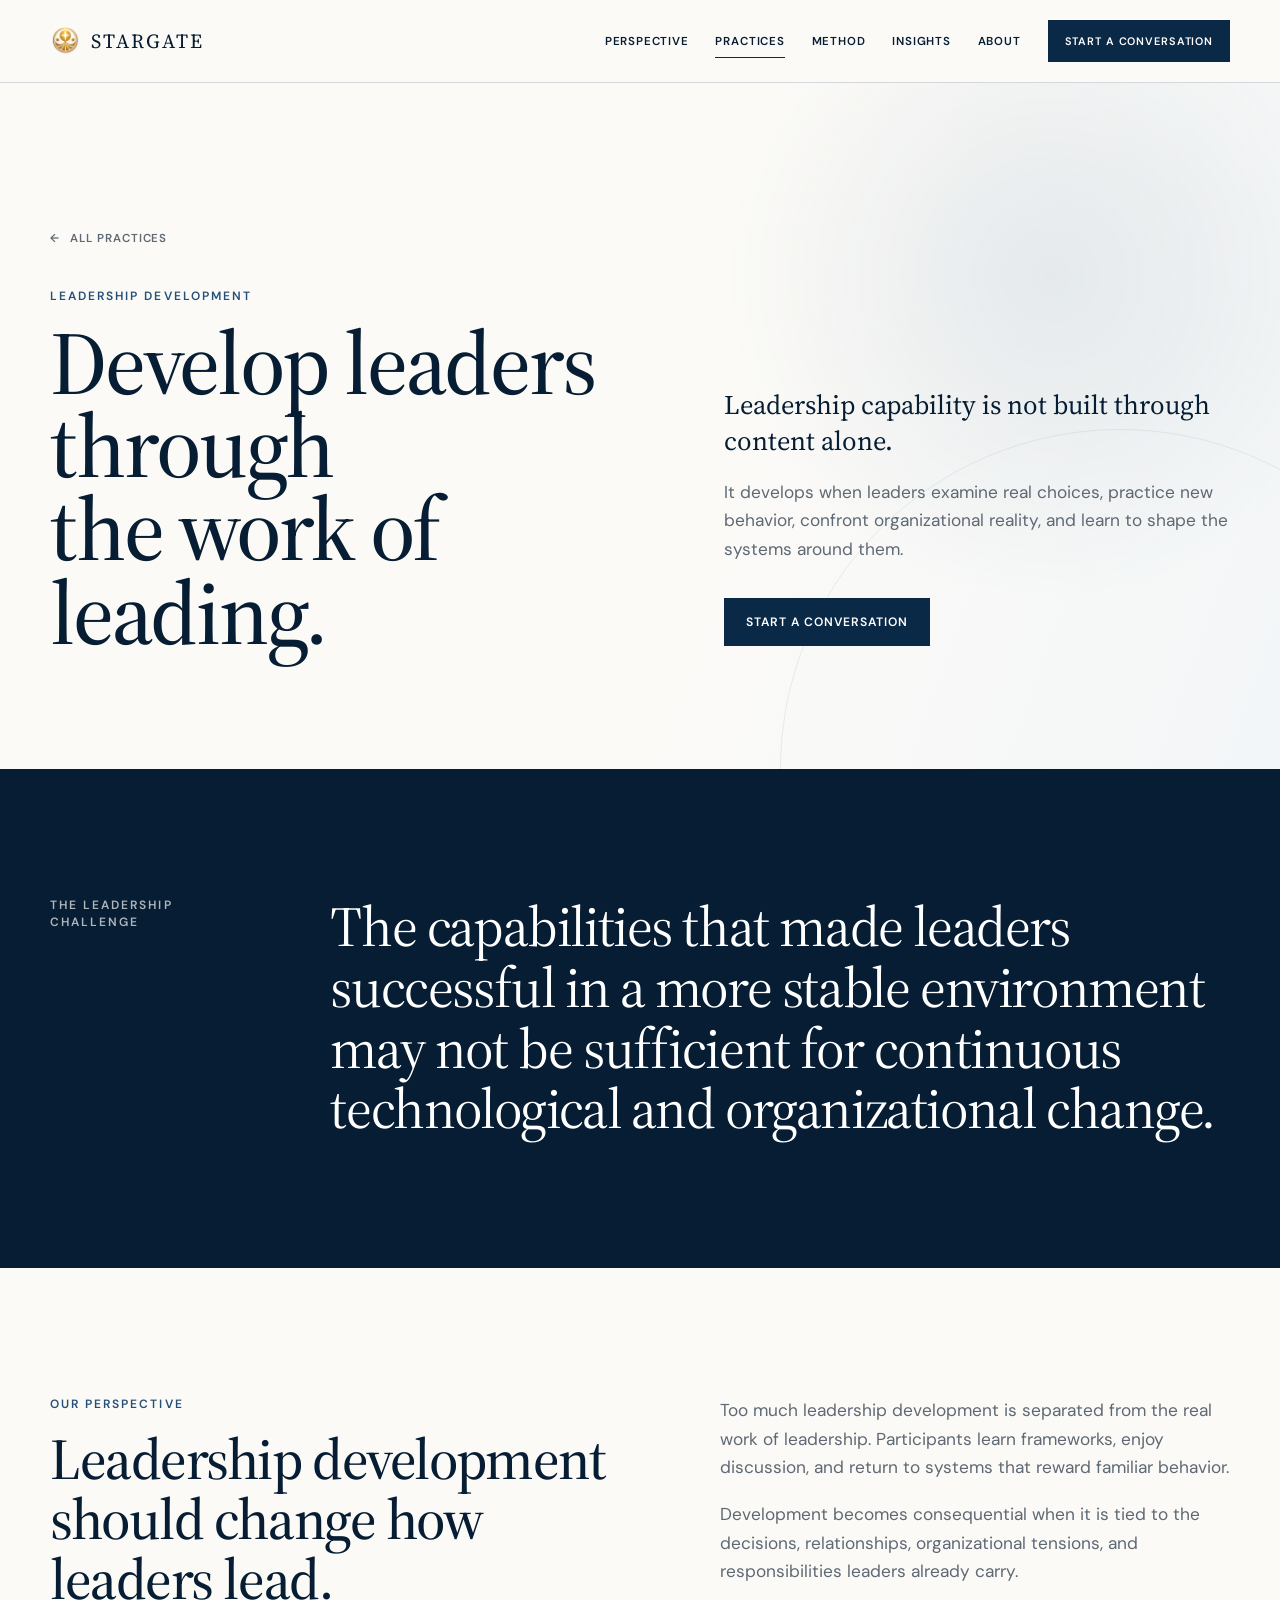
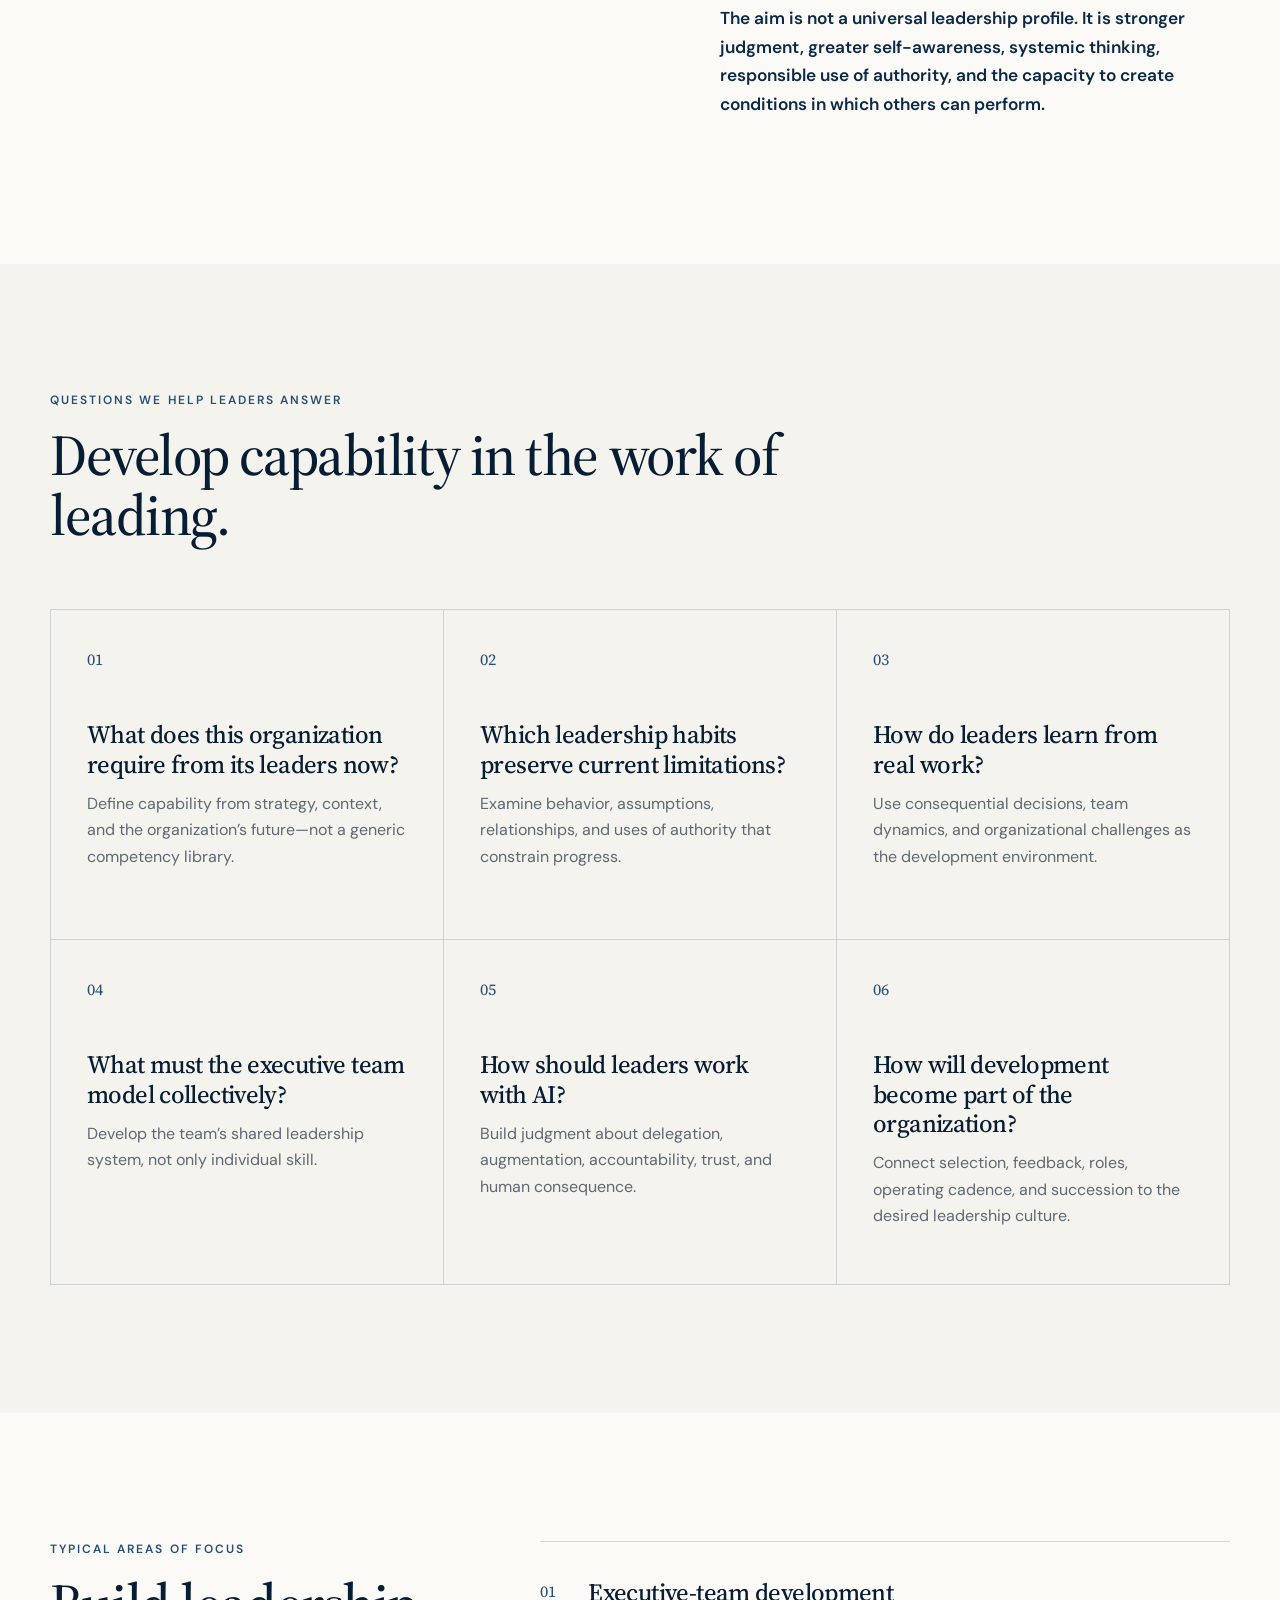
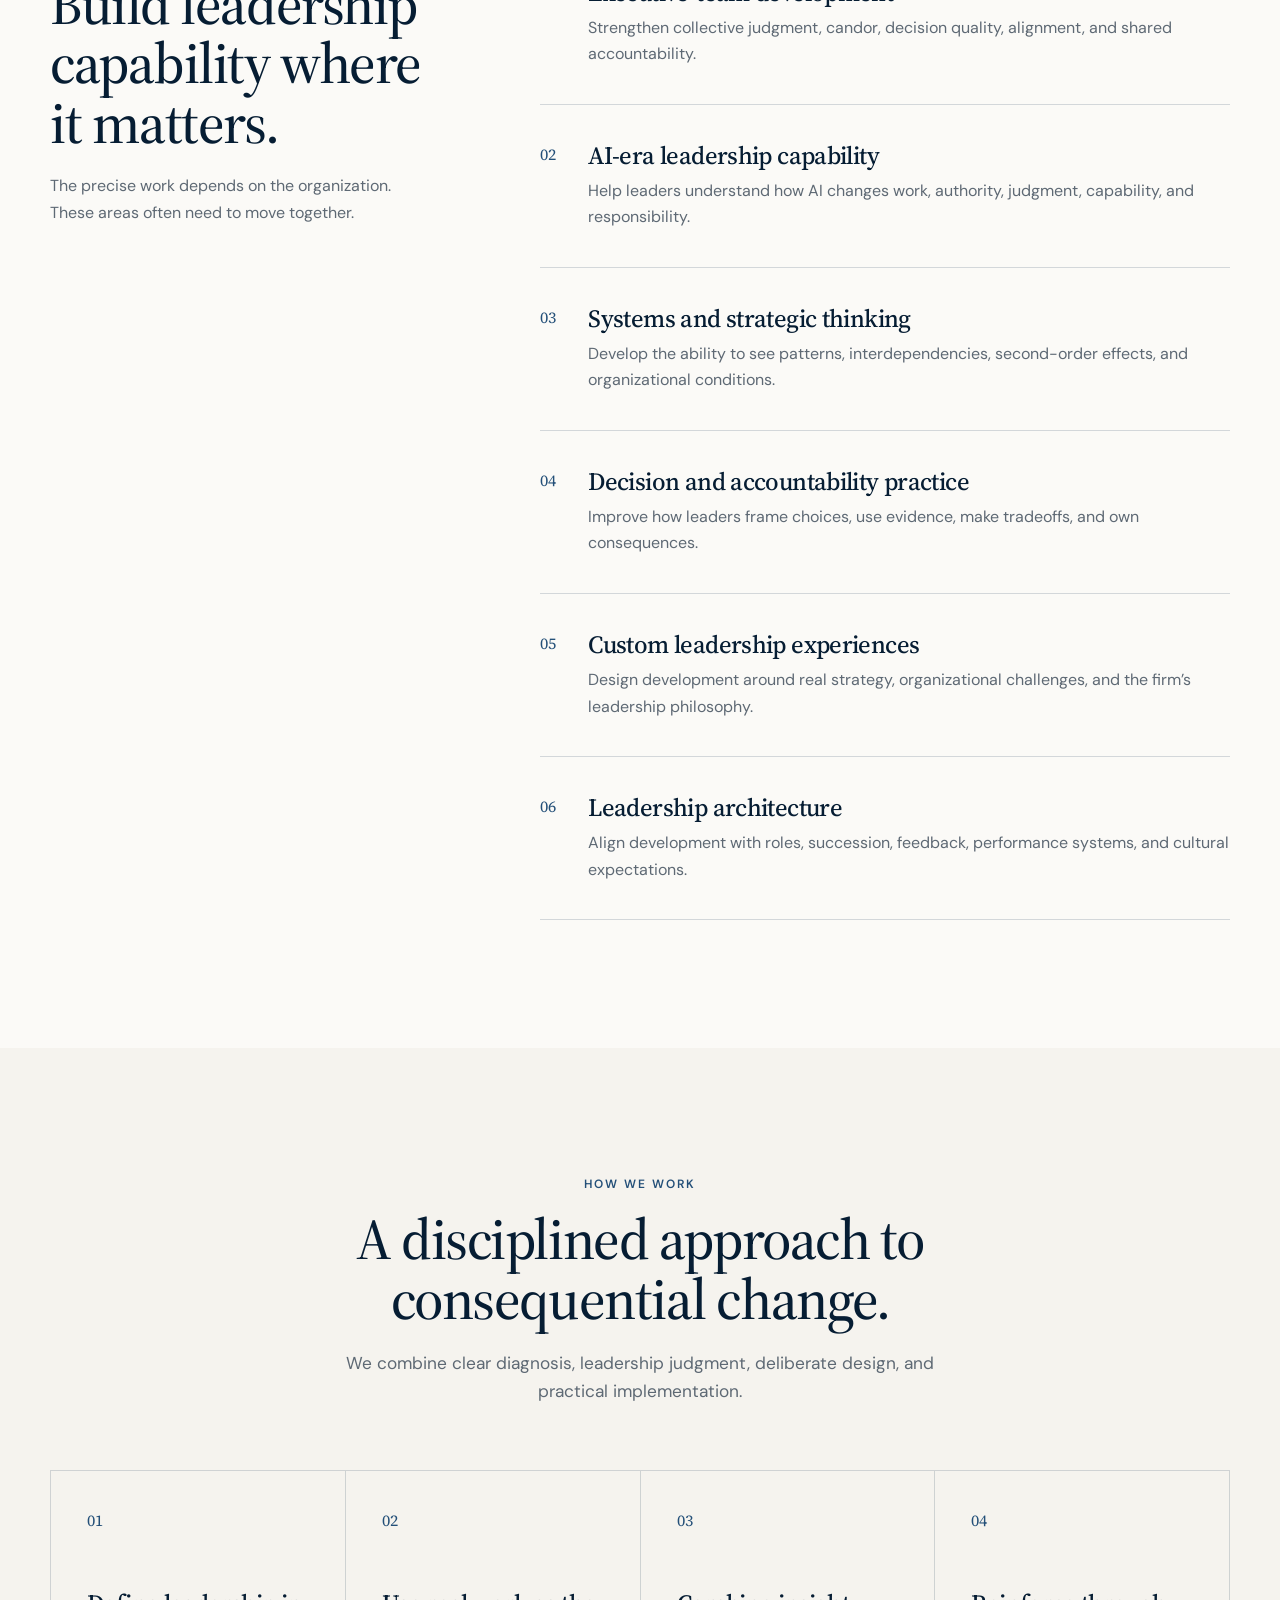
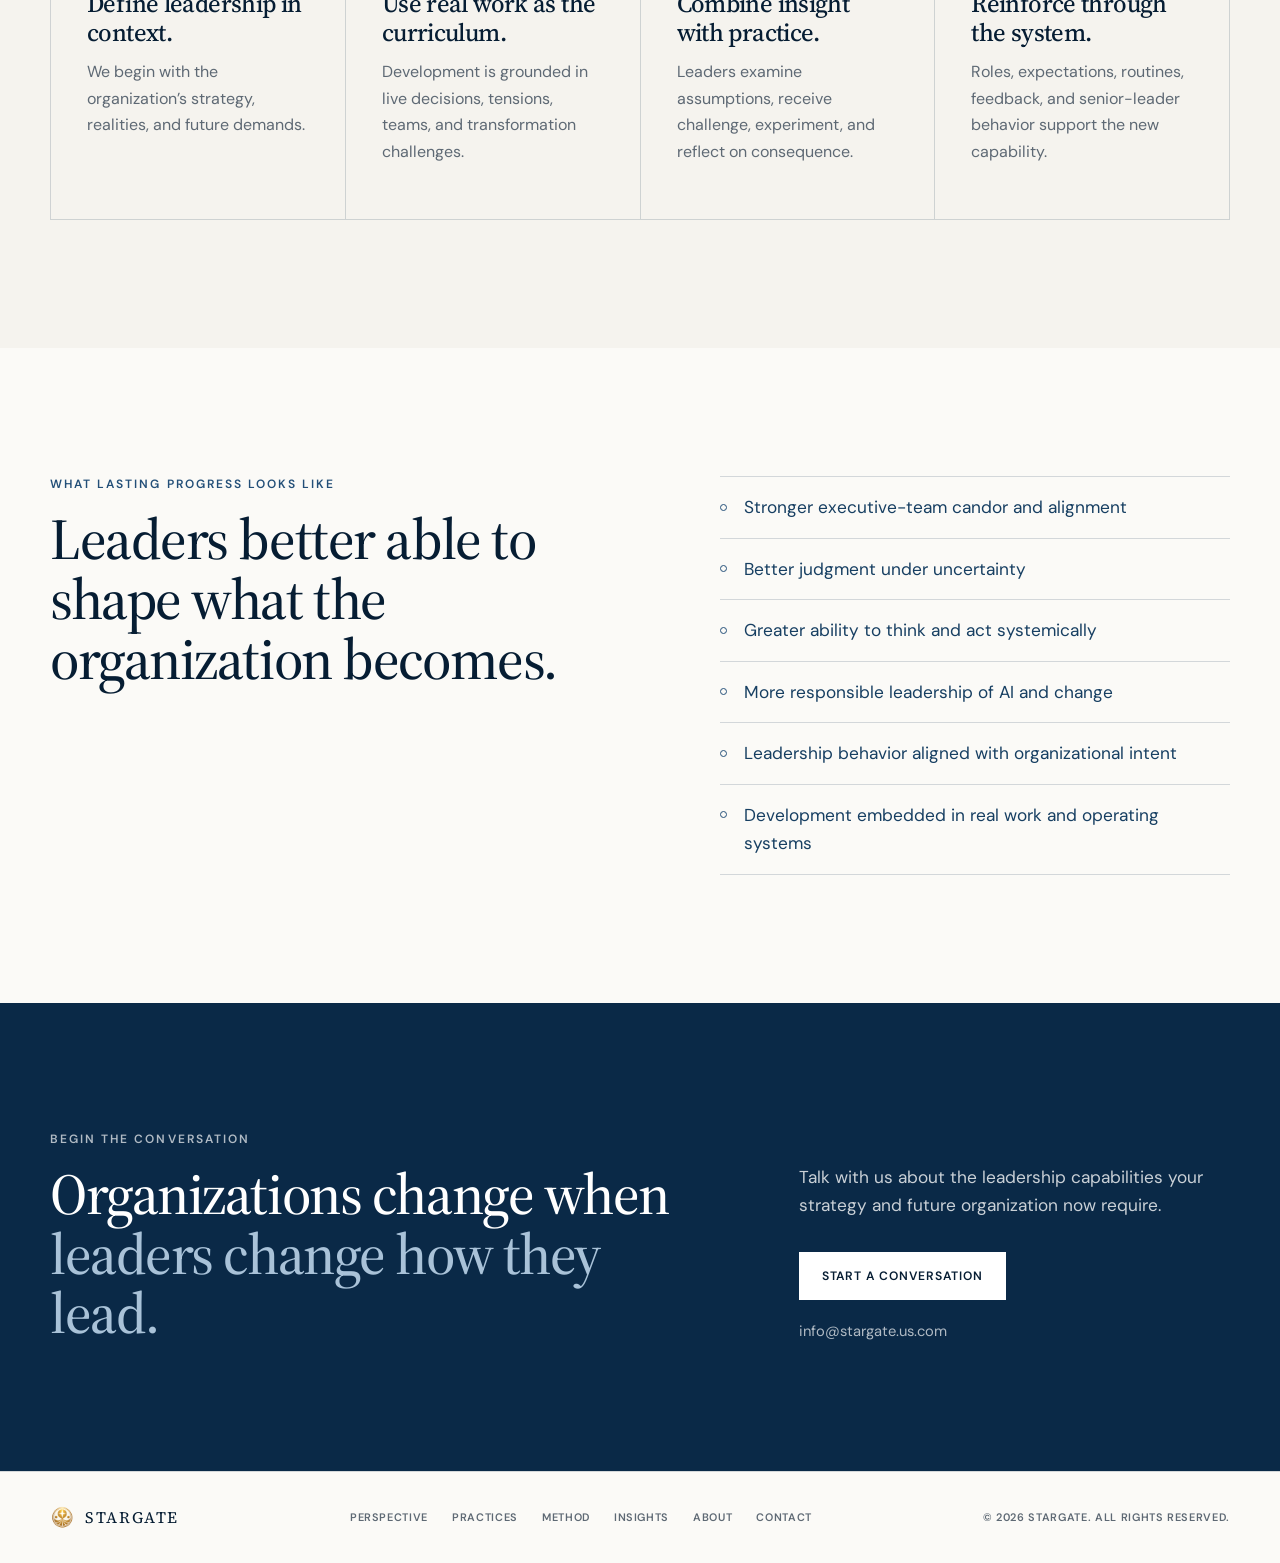
<file: practices/leadership-development.html>
<!DOCTYPE html>
<html lang="en">
<head>
  <meta charset="UTF-8">
  <meta name="viewport" content="width=device-width, initial-scale=1.0">
  <title>Leadership Development | Stargate</title>
  <meta name="description" content="Stargate develops leaders and executive teams who can think systemically, exercise judgment, lead responsibly, and guide organizations through continuous change.">
  <meta property="og:title" content="Leadership Development | Stargate">
  <meta property="og:description" content="Stargate develops leaders and executive teams who can think systemically, exercise judgment, lead responsibly, and guide organizations through continuous change.">
  <meta property="og:type" content="website">
  <meta property="og:url" content="https://stargate.us.com/practices/leadership-development.html">
  <link rel="icon" href="../logo.png">
  <link rel="preconnect" href="https://fonts.googleapis.com">
  <link rel="preconnect" href="https://fonts.gstatic.com" crossorigin>
  <link href="https://fonts.googleapis.com/css2?family=DM+Sans:wght@400;500;600&family=Source+Serif+4:opsz,wght@8..60,400;8..60,500;8..60,600&display=swap" rel="stylesheet">
  <link rel="stylesheet" href="../assets/css/styles.css?v=6">
  <script src="../assets/js/main.js" defer></script>
</head>
<body>
  <a class="skip-link" href="#main-content">Skip to main content</a>

  <header class="site-header" data-site-header>
    <div class="container header-inner">
      <a class="brand" href="../index.html" aria-label="Stargate home">
        <img src="../logo.png" alt="" class="brand-mark">
        <span class="brand-name">STARGATE</span>
      </a>

      <button class="menu-toggle" type="button" aria-expanded="false" aria-controls="primary-navigation" data-menu-toggle>
        <span class="sr-only">Open navigation</span>
        <span class="menu-line"></span>
        <span class="menu-line"></span>
      </button>

      <nav id="primary-navigation" class="primary-navigation" aria-label="Primary navigation" data-navigation>
        <a href="../perspective.html">Perspective</a>
        <a href="../practices.html" aria-current="page">Practices</a>
        <a href="../method.html">Method</a>
        <a href="../insights.html">Insights</a>
        <a href="../about.html">About</a>
        <a class="button button-small" href="../contact.html">Start a conversation</a>
      </nav>
    </div>
  </header>

  <main id="main-content">
    <section class="practice-hero section">
      <div class="container practice-hero-grid">
        <div class="reveal">
          <a class="back-link" href="../practices.html"><span aria-hidden="true">←</span>All practices</a>
          <p class="eyebrow">Leadership Development</p>
          <h1>Develop leaders through<br>the work of leading.</h1>
        </div>
        <div class="practice-hero-copy reveal">
          <p class="interior-lead">Leadership capability is not built through content alone.</p>
          <p>It develops when leaders examine real choices, practice new behavior, confront organizational reality, and learn to shape the systems around them.</p>
          <a class="button" href="#contact">Start a conversation</a>
        </div>
      </div>
    </section>

    <section class="statement-band section">
      <div class="container statement-band-grid">
        <p class="eyebrow eyebrow-light reveal">The leadership challenge</p>
        <blockquote class="reveal">The capabilities that made leaders successful in a more stable environment may not be sufficient for continuous technological and organizational change.</blockquote>
      </div>
    </section>

    <section class="practice-narrative section">
      <div class="container split-copy">
        <div class="reveal">
          <p class="eyebrow">Our perspective</p>
          <h2>Leadership development should change how leaders lead.</h2>
        </div>
        <div class="reveal">
          <p>Too much leadership development is separated from the real work of leadership. Participants learn frameworks, enjoy discussion, and return to systems that reward familiar behavior.</p>
          <p>Development becomes consequential when it is tied to the decisions, relationships, organizational tensions, and responsibilities leaders already carry.</p>
          <p class="emphasis">The aim is not a universal leadership profile. It is stronger judgment, greater self-awareness, systemic thinking, responsible use of authority, and the capacity to create conditions in which others can perform.</p>
        </div>
      </div>
    </section>

    <section class="leadership-questions section section-soft">
      <div class="container">
        <div class="section-heading reveal">
          <p class="eyebrow">Questions we help leaders answer</p>
          <h2>Develop capability in the work of leading.</h2>
        </div>
        <div class="question-grid">
          <article class="question-item reveal">
            <span>01</span>
            <h3>What does this organization require from its leaders now?</h3>
            <p>Define capability from strategy, context, and the organization’s future—not a generic competency library.</p>
          </article>
          <article class="question-item reveal">
            <span>02</span>
            <h3>Which leadership habits preserve current limitations?</h3>
            <p>Examine behavior, assumptions, relationships, and uses of authority that constrain progress.</p>
          </article>
          <article class="question-item reveal">
            <span>03</span>
            <h3>How do leaders learn from real work?</h3>
            <p>Use consequential decisions, team dynamics, and organizational challenges as the development environment.</p>
          </article>
          <article class="question-item reveal">
            <span>04</span>
            <h3>What must the executive team model collectively?</h3>
            <p>Develop the team’s shared leadership system, not only individual skill.</p>
          </article>
          <article class="question-item reveal">
            <span>05</span>
            <h3>How should leaders work with AI?</h3>
            <p>Build judgment about delegation, augmentation, accountability, trust, and human consequence.</p>
          </article>
          <article class="question-item reveal">
            <span>06</span>
            <h3>How will development become part of the organization?</h3>
            <p>Connect selection, feedback, roles, operating cadence, and succession to the desired leadership culture.</p>
          </article>
        </div>
      </div>
    </section>

    <section class="focus-areas section">
      <div class="container">
        <div class="focus-layout">
          <div class="focus-heading reveal">
            <p class="eyebrow">Typical areas of focus</p>
            <h2>Build leadership capability where it matters.</h2>
            <p>The precise work depends on the organization. These areas often need to move together.</p>
          </div>
          <div class="focus-list">
            <article class="focus-row reveal">
              <span class="focus-number">01</span>
              <div>
                <h3>Executive-team development</h3>
                <p>Strengthen collective judgment, candor, decision quality, alignment, and shared accountability.</p>
              </div>
            </article>
            <article class="focus-row reveal">
              <span class="focus-number">02</span>
              <div>
                <h3>AI-era leadership capability</h3>
                <p>Help leaders understand how AI changes work, authority, judgment, capability, and responsibility.</p>
              </div>
            </article>
            <article class="focus-row reveal">
              <span class="focus-number">03</span>
              <div>
                <h3>Systems and strategic thinking</h3>
                <p>Develop the ability to see patterns, interdependencies, second-order effects, and organizational conditions.</p>
              </div>
            </article>
            <article class="focus-row reveal">
              <span class="focus-number">04</span>
              <div>
                <h3>Decision and accountability practice</h3>
                <p>Improve how leaders frame choices, use evidence, make tradeoffs, and own consequences.</p>
              </div>
            </article>
            <article class="focus-row reveal">
              <span class="focus-number">05</span>
              <div>
                <h3>Custom leadership experiences</h3>
                <p>Design development around real strategy, organizational challenges, and the firm’s leadership philosophy.</p>
              </div>
            </article>
            <article class="focus-row reveal">
              <span class="focus-number">06</span>
              <div>
                <h3>Leadership architecture</h3>
                <p>Align development with roles, succession, feedback, performance systems, and cultural expectations.</p>
              </div>
            </article>
          </div>
        </div>
      </div>
    </section>

    <section class="working-approach section section-soft">
      <div class="container">
        <div class="section-heading centered reveal">
          <p class="eyebrow">How we work</p>
          <h2>A disciplined approach to consequential change.</h2>
          <p class="section-intro">We combine clear diagnosis, leadership judgment, deliberate design, and practical implementation.</p>
        </div>
        <div class="approach-grid">
          <article class="reveal">
            <span class="point-number">01</span>
            <h3>Define leadership in context.</h3>
            <p>We begin with the organization’s strategy, realities, and future demands.</p>
          </article>
          <article class="reveal">
            <span class="point-number">02</span>
            <h3>Use real work as the curriculum.</h3>
            <p>Development is grounded in live decisions, tensions, teams, and transformation challenges.</p>
          </article>
          <article class="reveal">
            <span class="point-number">03</span>
            <h3>Combine insight with practice.</h3>
            <p>Leaders examine assumptions, receive challenge, experiment, and reflect on consequence.</p>
          </article>
          <article class="reveal">
            <span class="point-number">04</span>
            <h3>Reinforce through the system.</h3>
            <p>Roles, expectations, routines, feedback, and senior-leader behavior support the new capability.</p>
          </article>
        </div>
      </div>
    </section>

    <section class="outcomes section">
      <div class="container split-copy">
        <div class="reveal">
          <p class="eyebrow">What lasting progress looks like</p>
          <h2>Leaders better able to shape what the organization becomes.</h2>
        </div>
        <div class="outcome-list reveal">
          <p>Stronger executive-team candor and alignment</p>
          <p>Better judgment under uncertainty</p>
          <p>Greater ability to think and act systemically</p>
          <p>More responsible leadership of AI and change</p>
          <p>Leadership behavior aligned with organizational intent</p>
          <p>Development embedded in real work and operating systems</p>
        </div>
      </div>
    </section>

    <section id="contact" class="contact section">
      <div class="container contact-grid">
        <div class="contact-statement reveal">
          <p class="eyebrow eyebrow-light">Begin the conversation</p>
          <h2>Organizations change when<br><span>leaders change how they lead.</span></h2>
        </div>
        <div class="contact-action reveal">
          <p>Talk with us about the leadership capabilities your strategy and future organization now require.</p>
          <a class="button button-light" href="mailto:info@stargate.us.com">Start a conversation</a>
          <a class="contact-email" href="mailto:info@stargate.us.com">info@stargate.us.com</a>
        </div>
      </div>
    </section>
  </main>

  <footer class="site-footer">
    <div class="container footer-inner">
      <a class="brand footer-brand" href="../index.html" aria-label="Stargate home">
        <img src="../logo.png" alt="" class="brand-mark">
        <span class="brand-name">STARGATE</span>
      </a>
      <nav class="footer-navigation" aria-label="Footer navigation">
        <a href="../perspective.html">Perspective</a>
        <a href="../practices.html">Practices</a>
        <a href="../method.html">Method</a>
        <a href="../insights.html">Insights</a>
        <a href="../about.html">About</a>
        <a href="../contact.html">Contact</a>
      </nav>
      <p class="copyright">© <span data-current-year>2026</span> Stargate. All rights reserved.</p>
    </div>
  </footer>
</body>
</html>
</file>
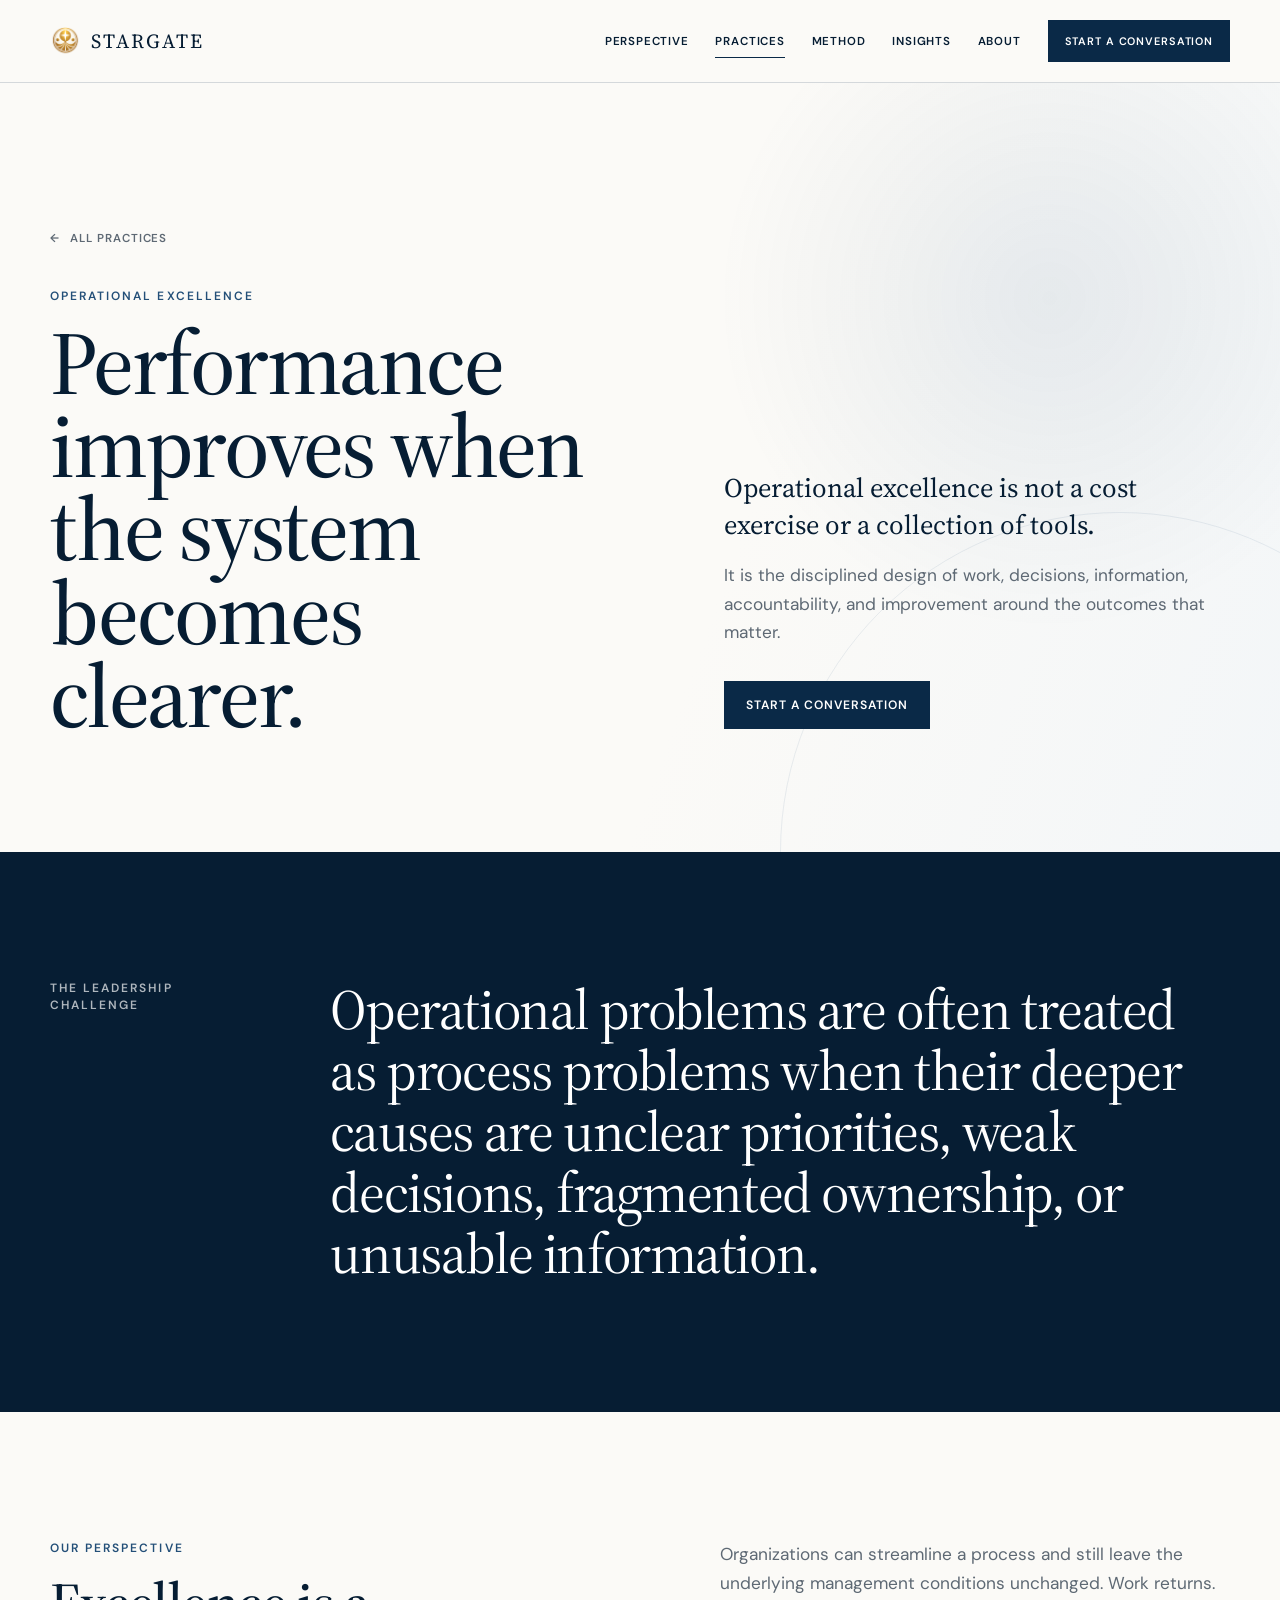
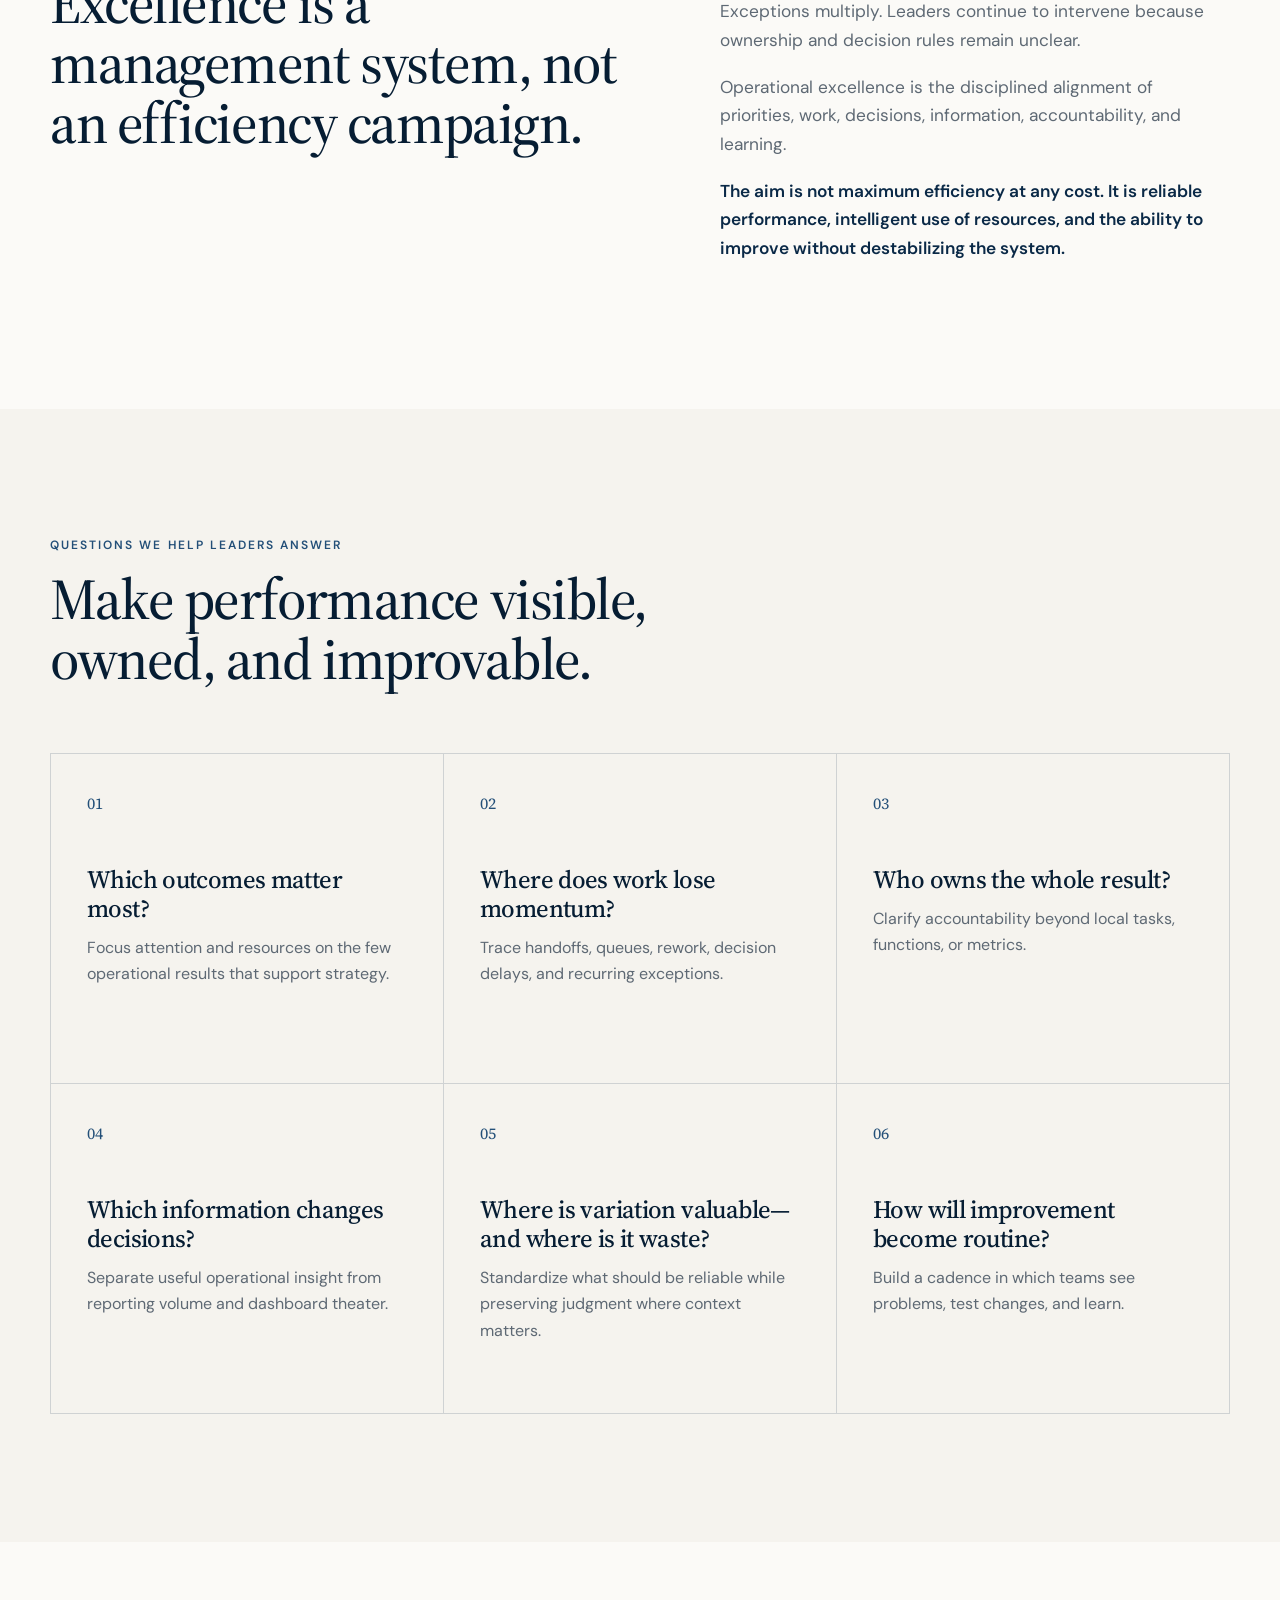
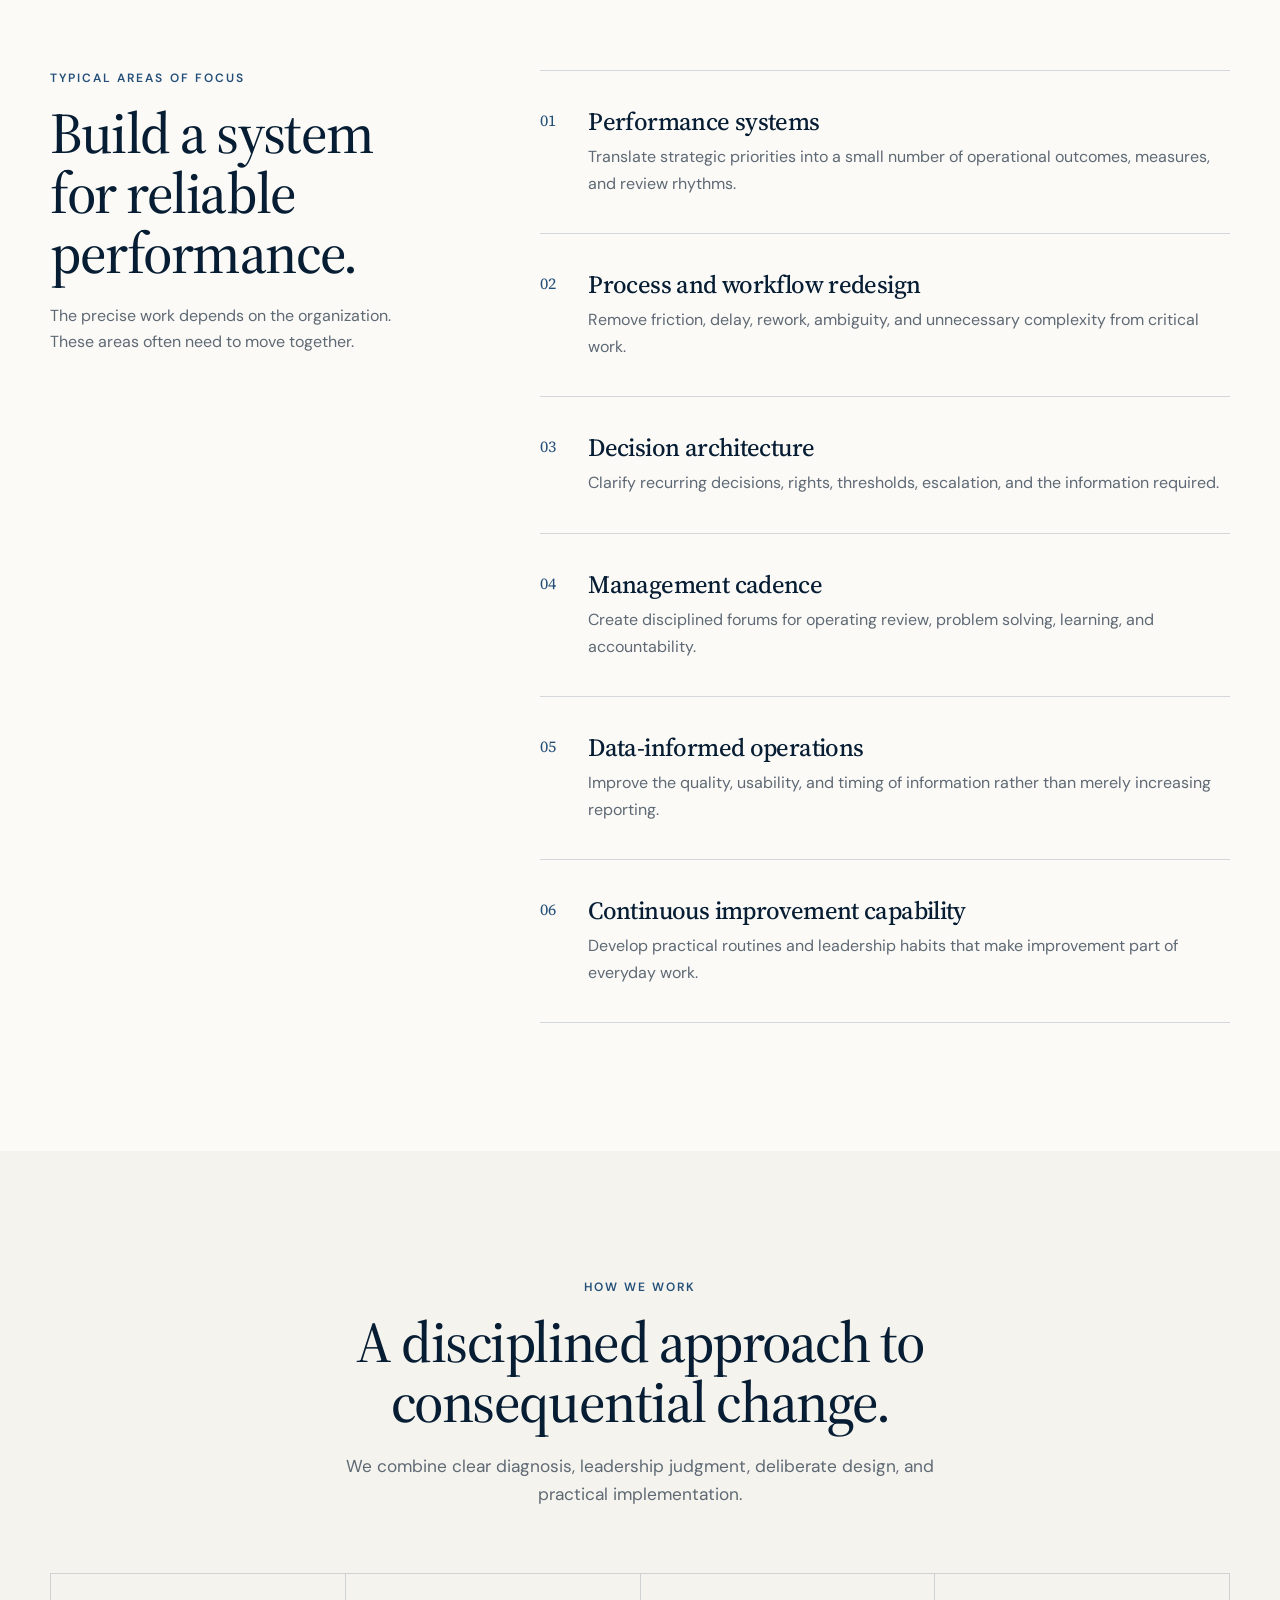
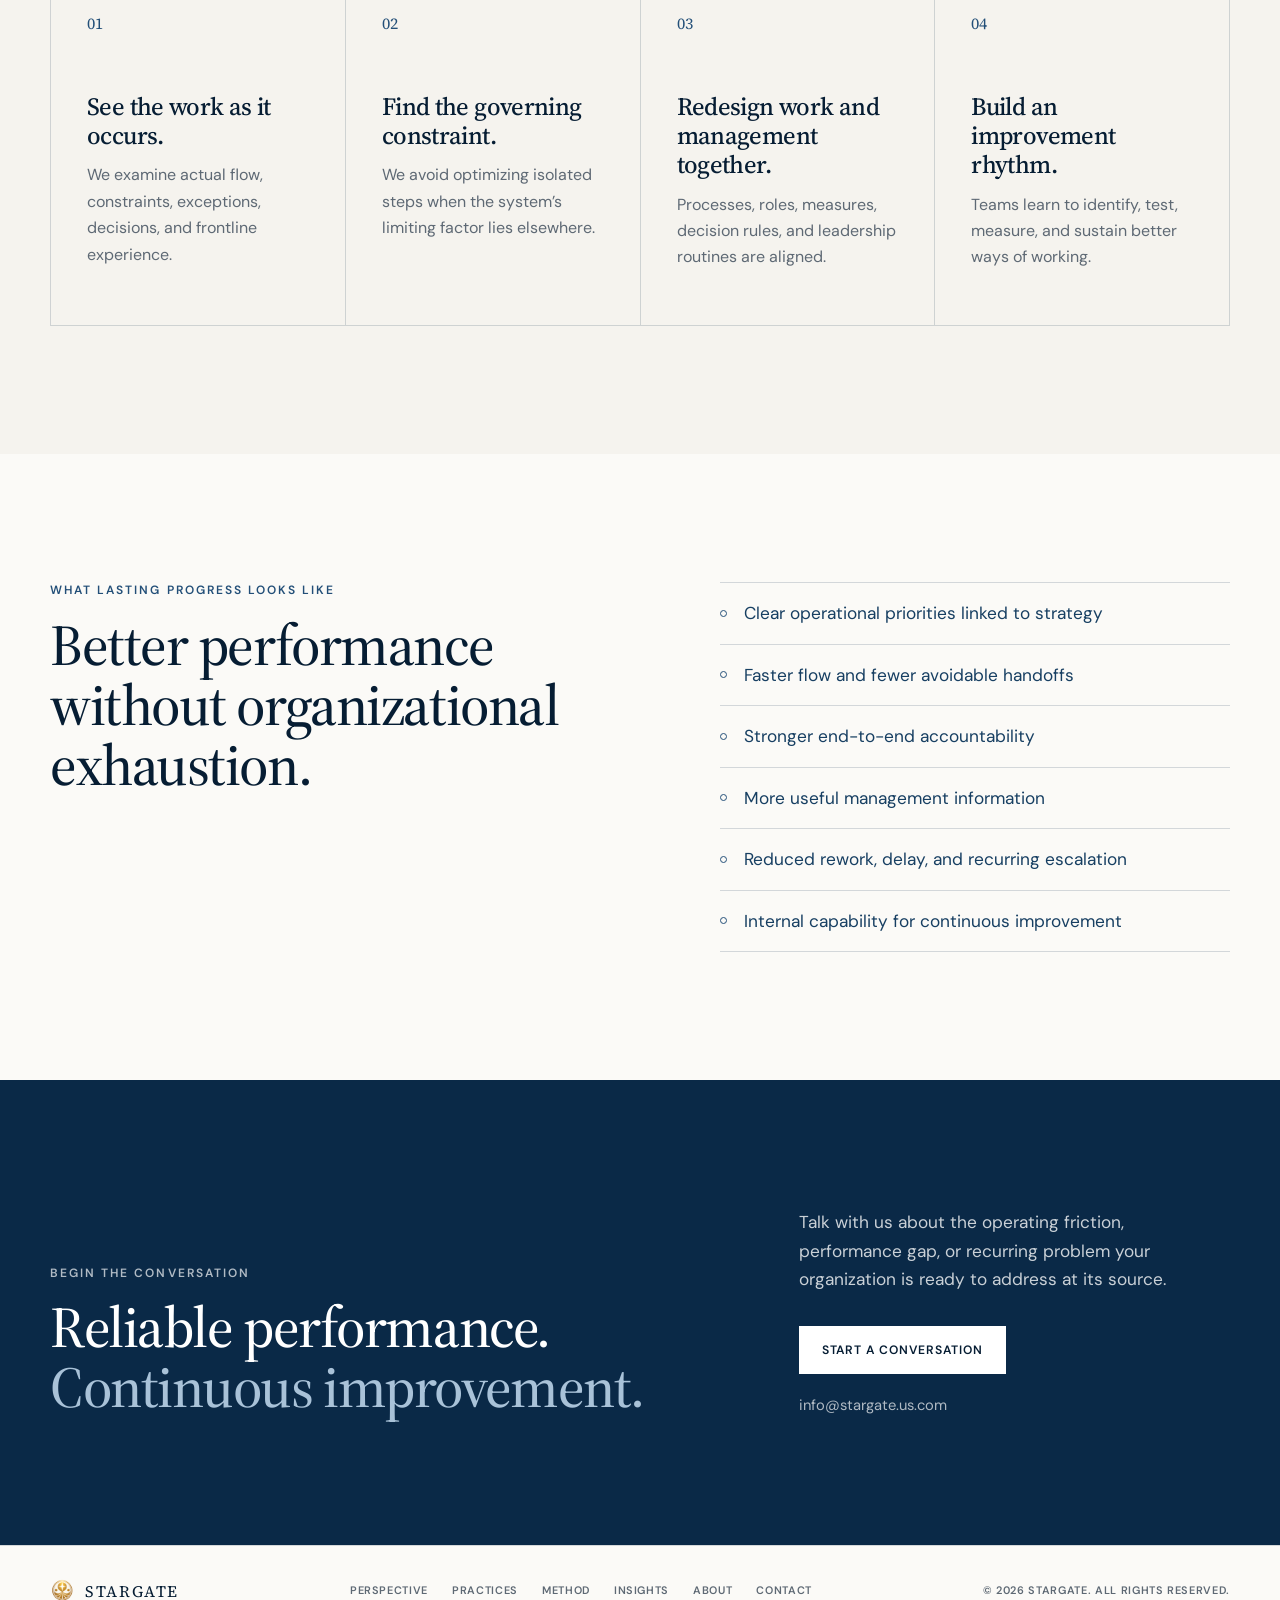
<file: practices/operational-excellence.html>
<!DOCTYPE html>
<html lang="en">
<head>
  <meta charset="UTF-8">
  <meta name="viewport" content="width=device-width, initial-scale=1.0">
  <title>Operational Excellence | Stargate</title>
  <meta name="description" content="Stargate helps organizations improve performance through clearer priorities, better decisions, disciplined processes, useful information, and continuous learning.">
  <meta property="og:title" content="Operational Excellence | Stargate">
  <meta property="og:description" content="Stargate helps organizations improve performance through clearer priorities, better decisions, disciplined processes, useful information, and continuous learning.">
  <meta property="og:type" content="website">
  <meta property="og:url" content="https://stargate.us.com/practices/operational-excellence.html">
  <link rel="icon" href="../logo.png">
  <link rel="preconnect" href="https://fonts.googleapis.com">
  <link rel="preconnect" href="https://fonts.gstatic.com" crossorigin>
  <link href="https://fonts.googleapis.com/css2?family=DM+Sans:wght@400;500;600&family=Source+Serif+4:opsz,wght@8..60,400;8..60,500;8..60,600&display=swap" rel="stylesheet">
  <link rel="stylesheet" href="../assets/css/styles.css?v=6">
  <script src="../assets/js/main.js" defer></script>
</head>
<body>
  <a class="skip-link" href="#main-content">Skip to main content</a>

  <header class="site-header" data-site-header>
    <div class="container header-inner">
      <a class="brand" href="../index.html" aria-label="Stargate home">
        <img src="../logo.png" alt="" class="brand-mark">
        <span class="brand-name">STARGATE</span>
      </a>

      <button class="menu-toggle" type="button" aria-expanded="false" aria-controls="primary-navigation" data-menu-toggle>
        <span class="sr-only">Open navigation</span>
        <span class="menu-line"></span>
        <span class="menu-line"></span>
      </button>

      <nav id="primary-navigation" class="primary-navigation" aria-label="Primary navigation" data-navigation>
        <a href="../perspective.html">Perspective</a>
        <a href="../practices.html" aria-current="page">Practices</a>
        <a href="../method.html">Method</a>
        <a href="../insights.html">Insights</a>
        <a href="../about.html">About</a>
        <a class="button button-small" href="../contact.html">Start a conversation</a>
      </nav>
    </div>
  </header>

  <main id="main-content">
    <section class="practice-hero section">
      <div class="container practice-hero-grid">
        <div class="reveal">
          <a class="back-link" href="../practices.html"><span aria-hidden="true">←</span>All practices</a>
          <p class="eyebrow">Operational Excellence</p>
          <h1>Performance improves when<br>the system becomes clearer.</h1>
        </div>
        <div class="practice-hero-copy reveal">
          <p class="interior-lead">Operational excellence is not a cost exercise or a collection of tools.</p>
          <p>It is the disciplined design of work, decisions, information, accountability, and improvement around the outcomes that matter.</p>
          <a class="button" href="#contact">Start a conversation</a>
        </div>
      </div>
    </section>

    <section class="statement-band section">
      <div class="container statement-band-grid">
        <p class="eyebrow eyebrow-light reveal">The leadership challenge</p>
        <blockquote class="reveal">Operational problems are often treated as process problems when their deeper causes are unclear priorities, weak decisions, fragmented ownership, or unusable information.</blockquote>
      </div>
    </section>

    <section class="practice-narrative section">
      <div class="container split-copy">
        <div class="reveal">
          <p class="eyebrow">Our perspective</p>
          <h2>Excellence is a management system, not an efficiency campaign.</h2>
        </div>
        <div class="reveal">
          <p>Organizations can streamline a process and still leave the underlying management conditions unchanged. Work returns. Exceptions multiply. Leaders continue to intervene because ownership and decision rules remain unclear.</p>
          <p>Operational excellence is the disciplined alignment of priorities, work, decisions, information, accountability, and learning.</p>
          <p class="emphasis">The aim is not maximum efficiency at any cost. It is reliable performance, intelligent use of resources, and the ability to improve without destabilizing the system.</p>
        </div>
      </div>
    </section>

    <section class="leadership-questions section section-soft">
      <div class="container">
        <div class="section-heading reveal">
          <p class="eyebrow">Questions we help leaders answer</p>
          <h2>Make performance visible, owned, and improvable.</h2>
        </div>
        <div class="question-grid">
          <article class="question-item reveal">
            <span>01</span>
            <h3>Which outcomes matter most?</h3>
            <p>Focus attention and resources on the few operational results that support strategy.</p>
          </article>
          <article class="question-item reveal">
            <span>02</span>
            <h3>Where does work lose momentum?</h3>
            <p>Trace handoffs, queues, rework, decision delays, and recurring exceptions.</p>
          </article>
          <article class="question-item reveal">
            <span>03</span>
            <h3>Who owns the whole result?</h3>
            <p>Clarify accountability beyond local tasks, functions, or metrics.</p>
          </article>
          <article class="question-item reveal">
            <span>04</span>
            <h3>Which information changes decisions?</h3>
            <p>Separate useful operational insight from reporting volume and dashboard theater.</p>
          </article>
          <article class="question-item reveal">
            <span>05</span>
            <h3>Where is variation valuable—and where is it waste?</h3>
            <p>Standardize what should be reliable while preserving judgment where context matters.</p>
          </article>
          <article class="question-item reveal">
            <span>06</span>
            <h3>How will improvement become routine?</h3>
            <p>Build a cadence in which teams see problems, test changes, and learn.</p>
          </article>
        </div>
      </div>
    </section>

    <section class="focus-areas section">
      <div class="container">
        <div class="focus-layout">
          <div class="focus-heading reveal">
            <p class="eyebrow">Typical areas of focus</p>
            <h2>Build a system for reliable performance.</h2>
            <p>The precise work depends on the organization. These areas often need to move together.</p>
          </div>
          <div class="focus-list">
            <article class="focus-row reveal">
              <span class="focus-number">01</span>
              <div>
                <h3>Performance systems</h3>
                <p>Translate strategic priorities into a small number of operational outcomes, measures, and review rhythms.</p>
              </div>
            </article>
            <article class="focus-row reveal">
              <span class="focus-number">02</span>
              <div>
                <h3>Process and workflow redesign</h3>
                <p>Remove friction, delay, rework, ambiguity, and unnecessary complexity from critical work.</p>
              </div>
            </article>
            <article class="focus-row reveal">
              <span class="focus-number">03</span>
              <div>
                <h3>Decision architecture</h3>
                <p>Clarify recurring decisions, rights, thresholds, escalation, and the information required.</p>
              </div>
            </article>
            <article class="focus-row reveal">
              <span class="focus-number">04</span>
              <div>
                <h3>Management cadence</h3>
                <p>Create disciplined forums for operating review, problem solving, learning, and accountability.</p>
              </div>
            </article>
            <article class="focus-row reveal">
              <span class="focus-number">05</span>
              <div>
                <h3>Data-informed operations</h3>
                <p>Improve the quality, usability, and timing of information rather than merely increasing reporting.</p>
              </div>
            </article>
            <article class="focus-row reveal">
              <span class="focus-number">06</span>
              <div>
                <h3>Continuous improvement capability</h3>
                <p>Develop practical routines and leadership habits that make improvement part of everyday work.</p>
              </div>
            </article>
          </div>
        </div>
      </div>
    </section>

    <section class="working-approach section section-soft">
      <div class="container">
        <div class="section-heading centered reveal">
          <p class="eyebrow">How we work</p>
          <h2>A disciplined approach to consequential change.</h2>
          <p class="section-intro">We combine clear diagnosis, leadership judgment, deliberate design, and practical implementation.</p>
        </div>
        <div class="approach-grid">
          <article class="reveal">
            <span class="point-number">01</span>
            <h3>See the work as it occurs.</h3>
            <p>We examine actual flow, constraints, exceptions, decisions, and frontline experience.</p>
          </article>
          <article class="reveal">
            <span class="point-number">02</span>
            <h3>Find the governing constraint.</h3>
            <p>We avoid optimizing isolated steps when the system’s limiting factor lies elsewhere.</p>
          </article>
          <article class="reveal">
            <span class="point-number">03</span>
            <h3>Redesign work and management together.</h3>
            <p>Processes, roles, measures, decision rules, and leadership routines are aligned.</p>
          </article>
          <article class="reveal">
            <span class="point-number">04</span>
            <h3>Build an improvement rhythm.</h3>
            <p>Teams learn to identify, test, measure, and sustain better ways of working.</p>
          </article>
        </div>
      </div>
    </section>

    <section class="outcomes section">
      <div class="container split-copy">
        <div class="reveal">
          <p class="eyebrow">What lasting progress looks like</p>
          <h2>Better performance without organizational exhaustion.</h2>
        </div>
        <div class="outcome-list reveal">
          <p>Clear operational priorities linked to strategy</p>
          <p>Faster flow and fewer avoidable handoffs</p>
          <p>Stronger end-to-end accountability</p>
          <p>More useful management information</p>
          <p>Reduced rework, delay, and recurring escalation</p>
          <p>Internal capability for continuous improvement</p>
        </div>
      </div>
    </section>

    <section id="contact" class="contact section">
      <div class="container contact-grid">
        <div class="contact-statement reveal">
          <p class="eyebrow eyebrow-light">Begin the conversation</p>
          <h2>Reliable performance.<br><span>Continuous improvement.</span></h2>
        </div>
        <div class="contact-action reveal">
          <p>Talk with us about the operating friction, performance gap, or recurring problem your organization is ready to address at its source.</p>
          <a class="button button-light" href="mailto:info@stargate.us.com">Start a conversation</a>
          <a class="contact-email" href="mailto:info@stargate.us.com">info@stargate.us.com</a>
        </div>
      </div>
    </section>
  </main>

  <footer class="site-footer">
    <div class="container footer-inner">
      <a class="brand footer-brand" href="../index.html" aria-label="Stargate home">
        <img src="../logo.png" alt="" class="brand-mark">
        <span class="brand-name">STARGATE</span>
      </a>
      <nav class="footer-navigation" aria-label="Footer navigation">
        <a href="../perspective.html">Perspective</a>
        <a href="../practices.html">Practices</a>
        <a href="../method.html">Method</a>
        <a href="../insights.html">Insights</a>
        <a href="../about.html">About</a>
        <a href="../contact.html">Contact</a>
      </nav>
      <p class="copyright">© <span data-current-year>2026</span> Stargate. All rights reserved.</p>
    </div>
  </footer>
</body>
</html>
</file>
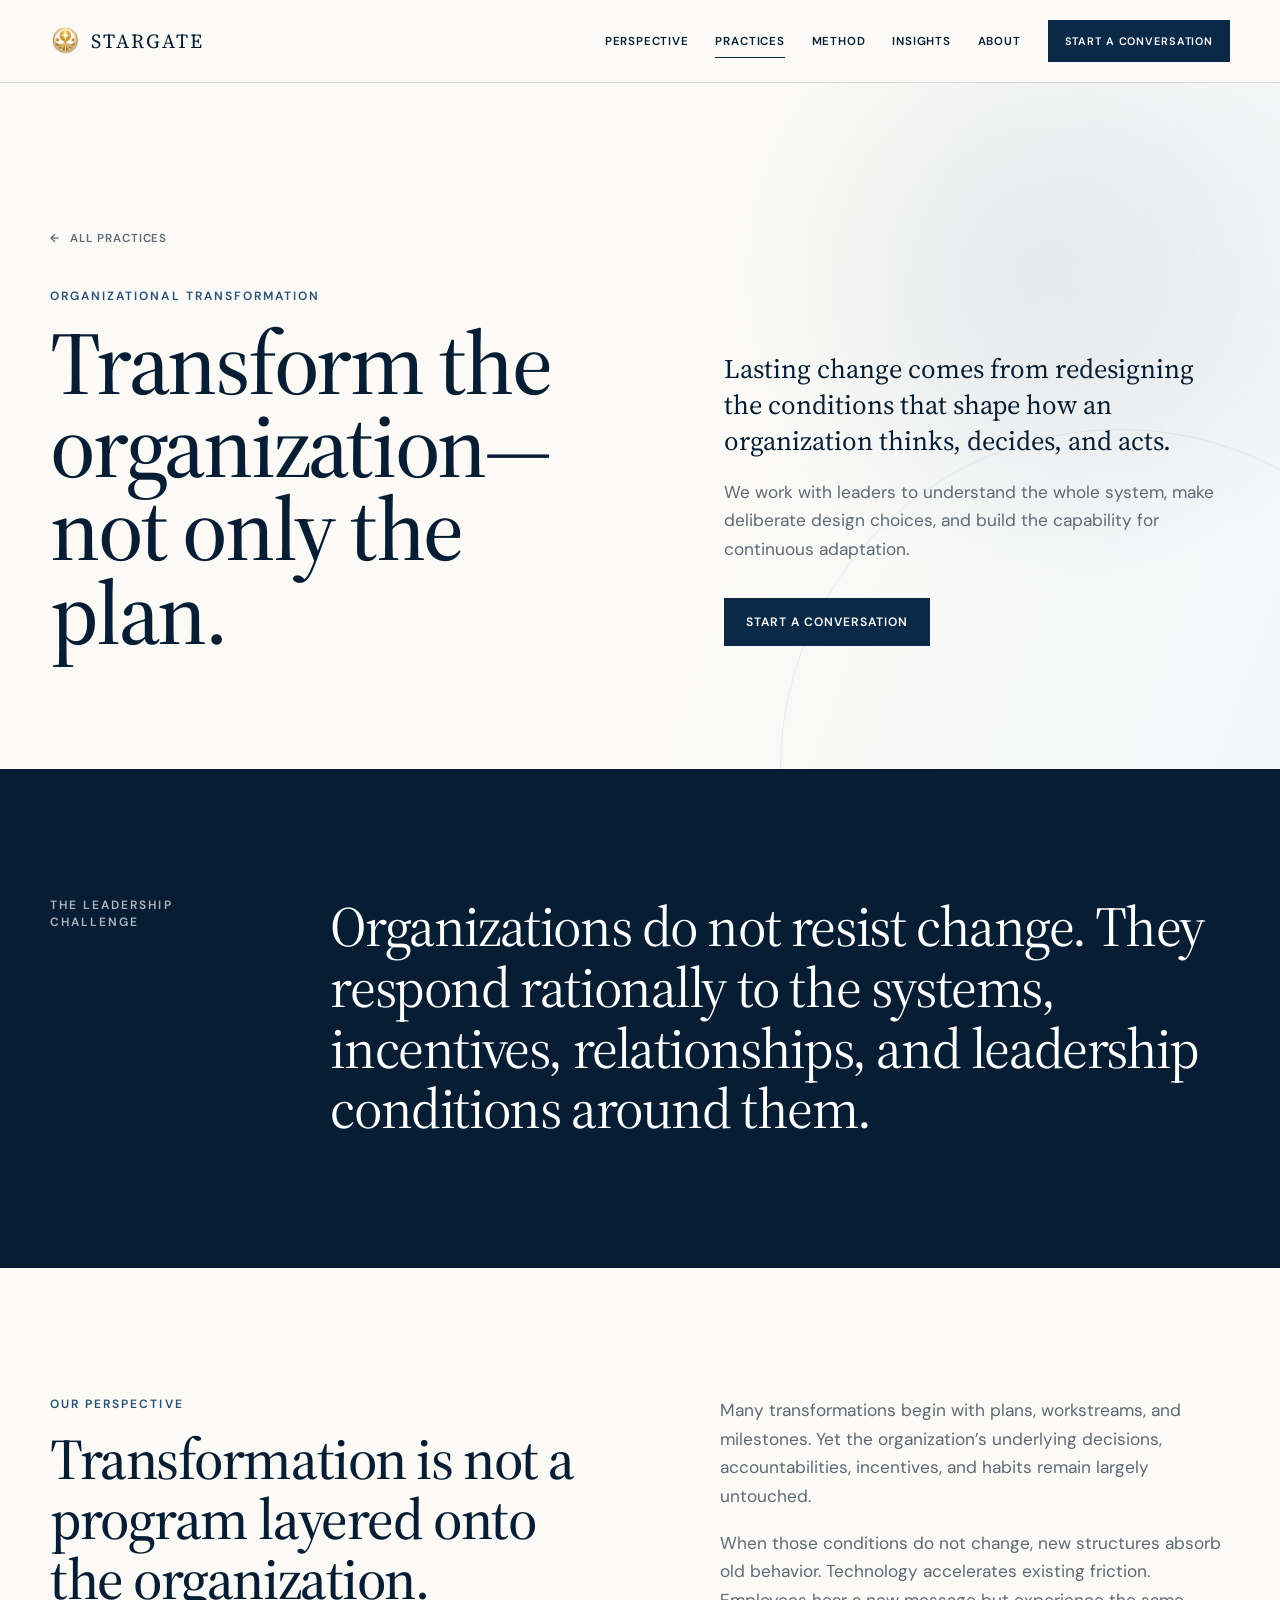
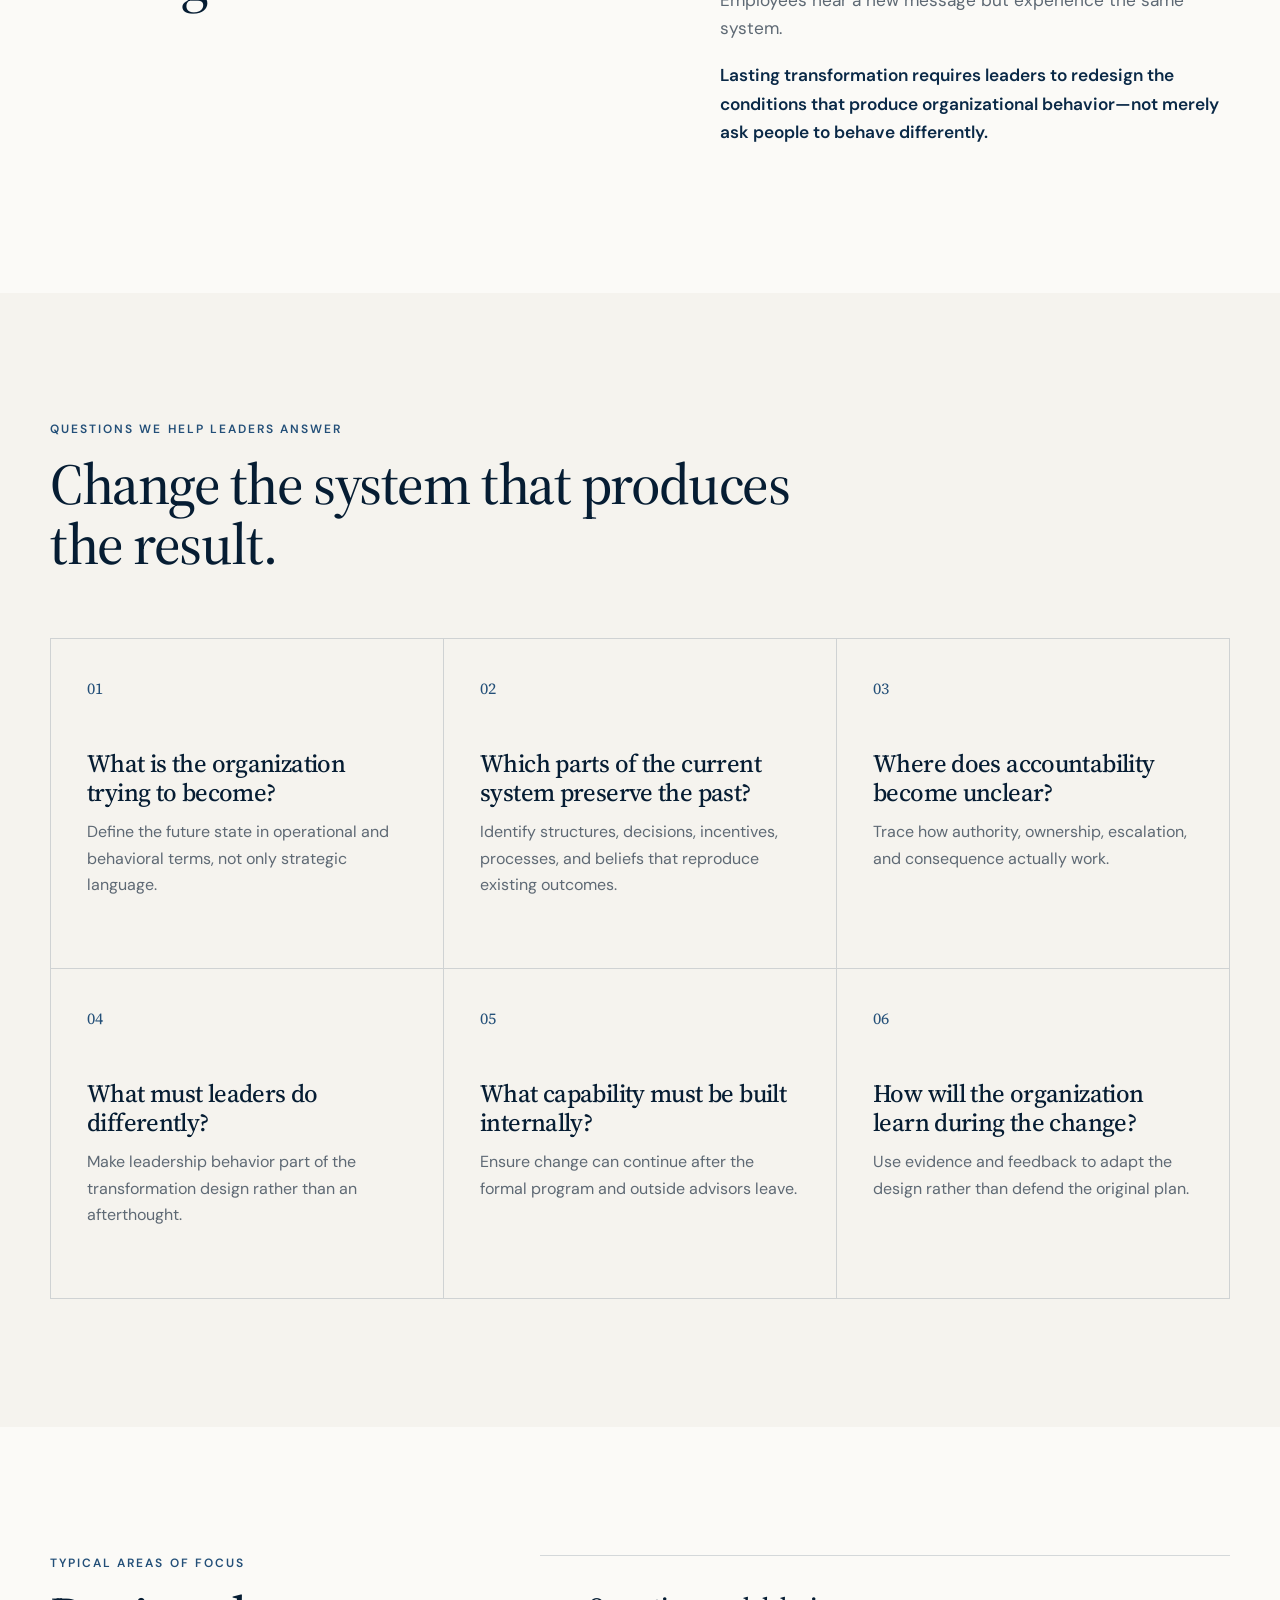
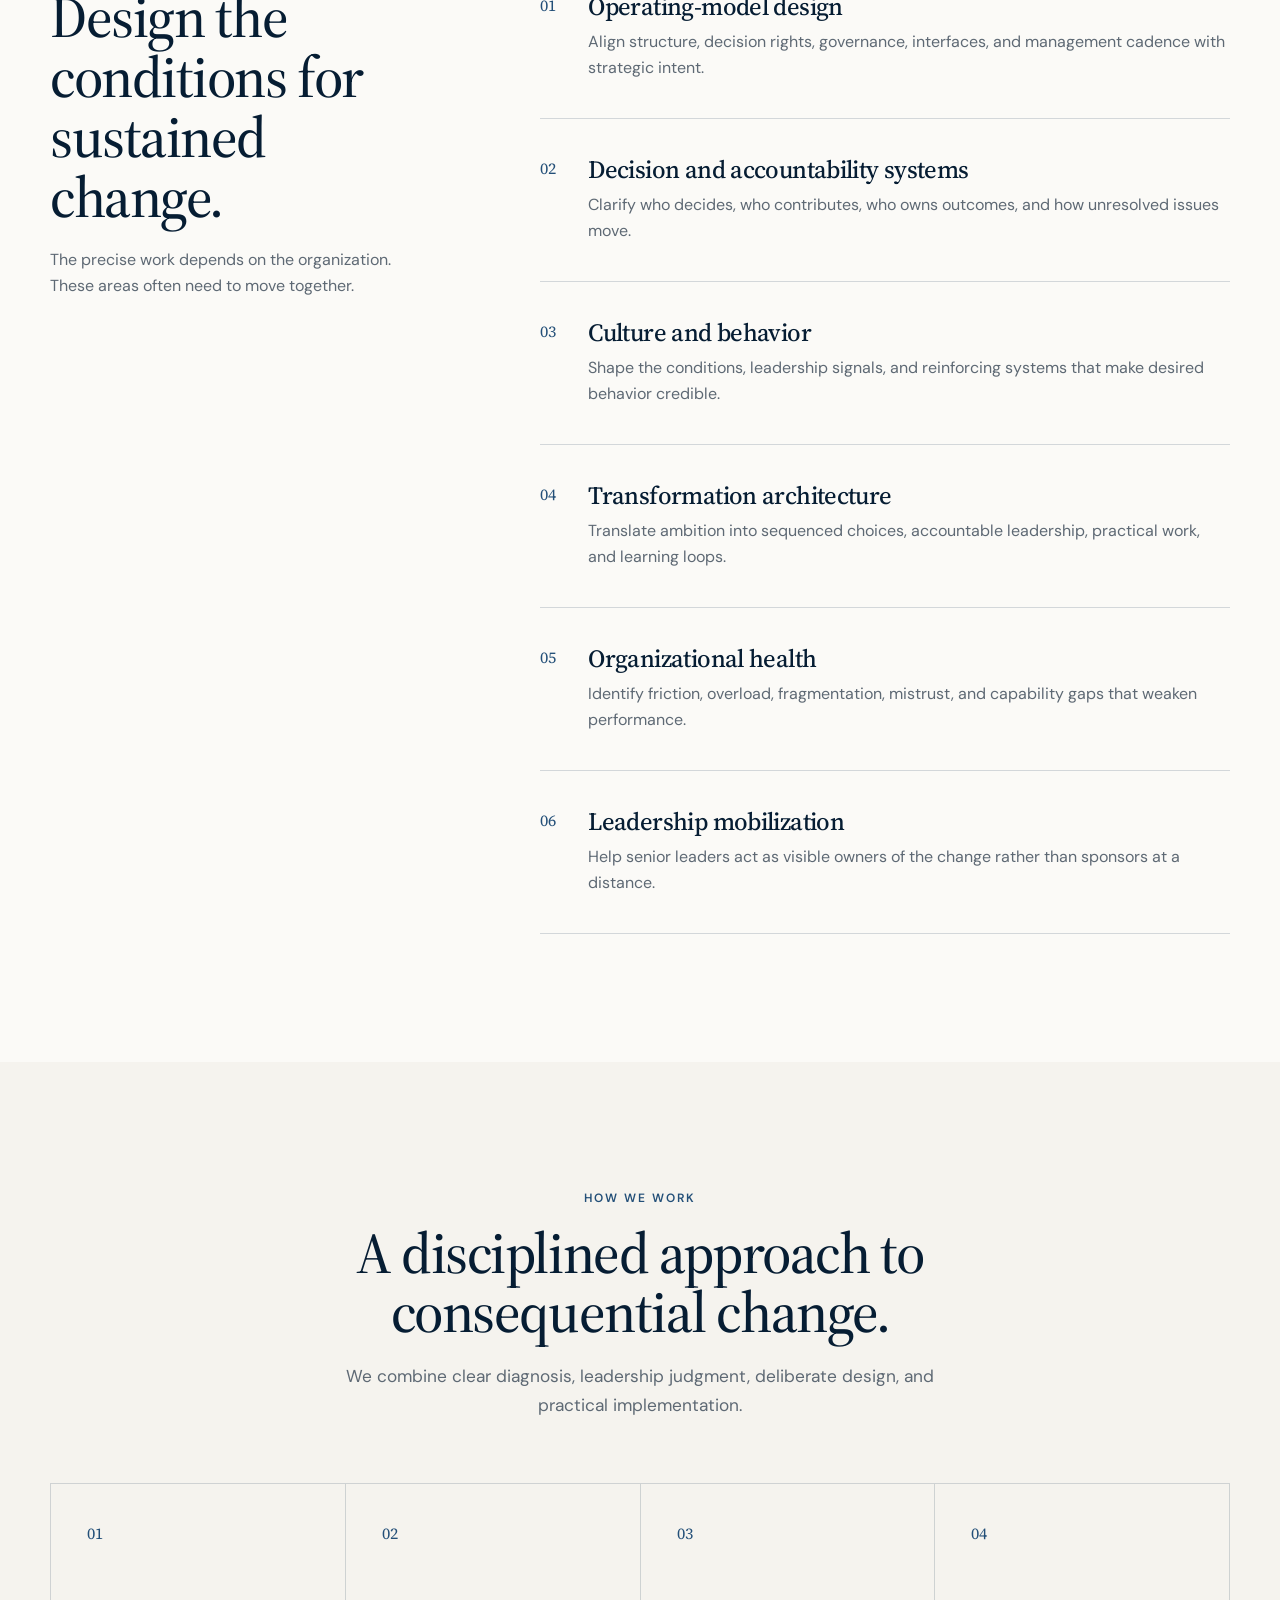
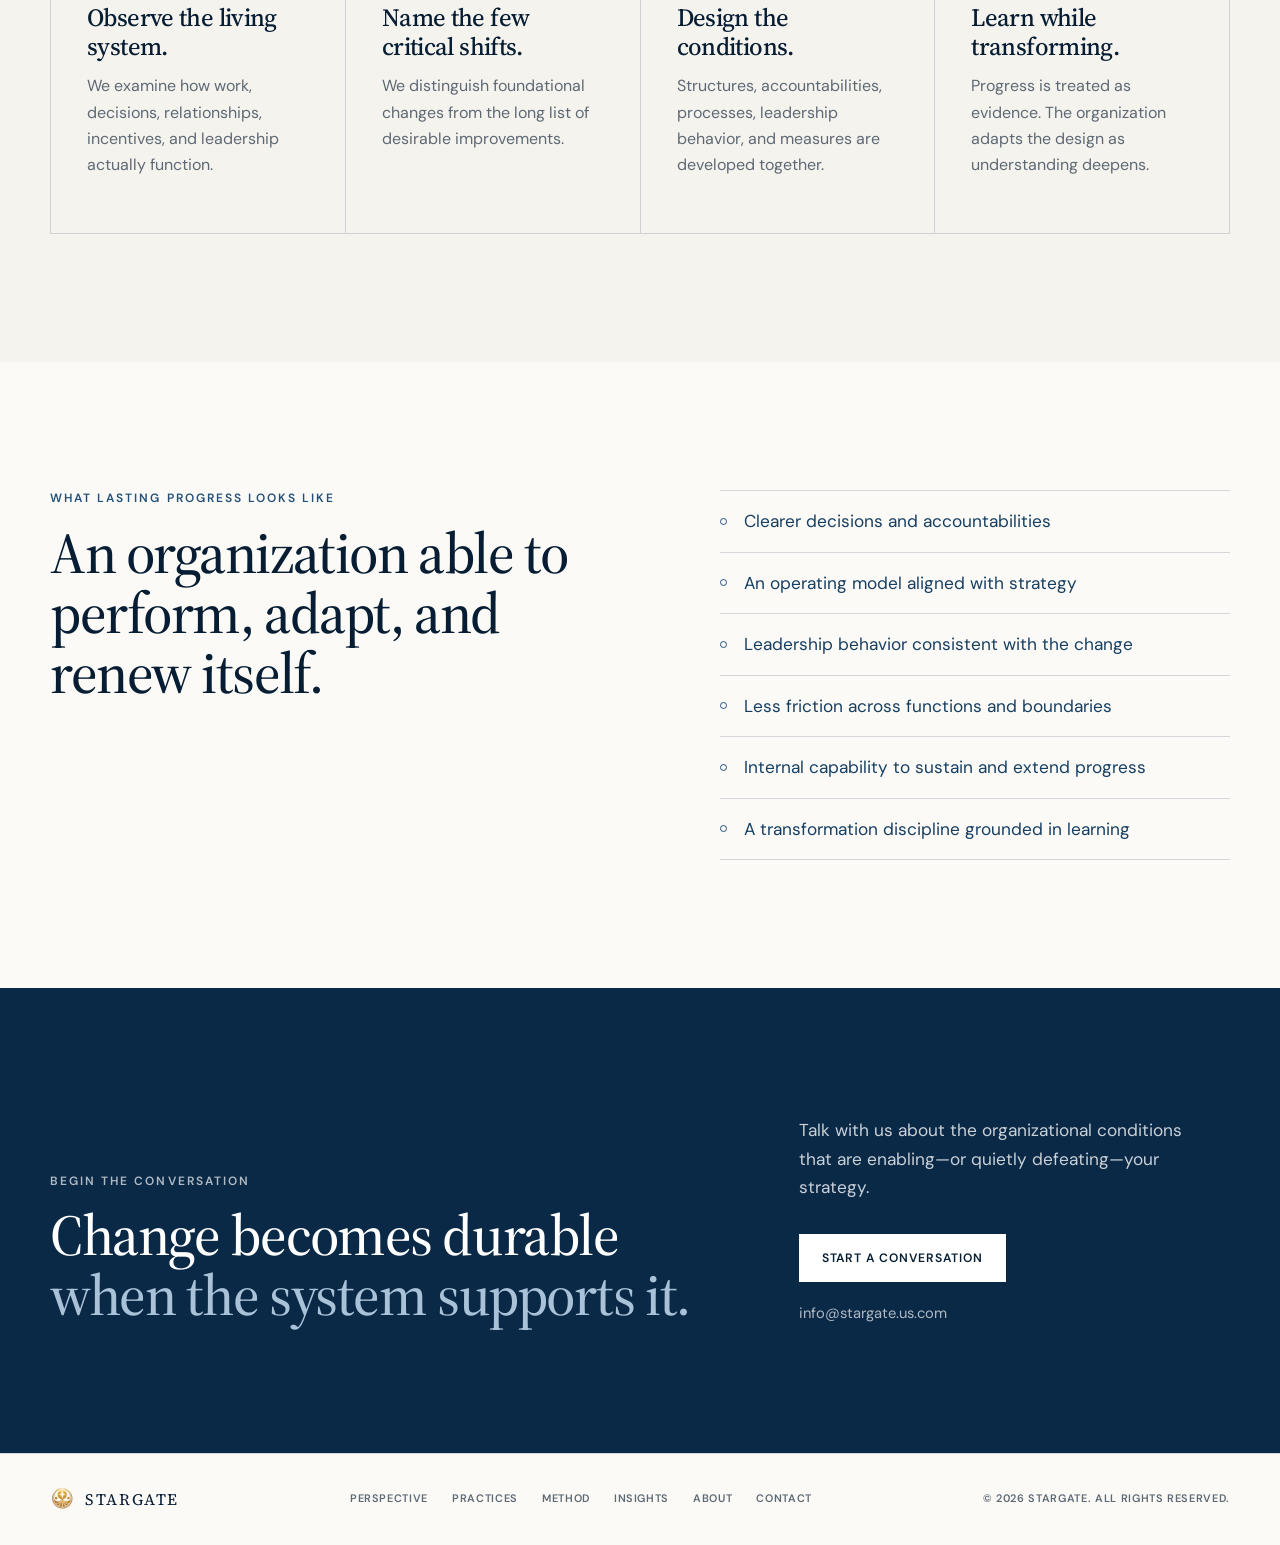
<file: practices/organizational-transformation.html>
<!DOCTYPE html>
<html lang="en">
<head>
  <meta charset="UTF-8">
  <meta name="viewport" content="width=device-width, initial-scale=1.0">
  <title>Organizational Transformation | Stargate</title>
  <meta name="description" content="Stargate helps leaders redesign structures, decisions, accountabilities, culture, and operating systems so strategy can become sustained action.">
  <meta property="og:title" content="Organizational Transformation | Stargate">
  <meta property="og:description" content="Stargate helps leaders redesign structures, decisions, accountabilities, culture, and operating systems so strategy can become sustained action.">
  <meta property="og:type" content="website">
  <meta property="og:url" content="https://stargate.us.com/practices/organizational-transformation.html">
  <link rel="icon" href="../logo.png">
  <link rel="preconnect" href="https://fonts.googleapis.com">
  <link rel="preconnect" href="https://fonts.gstatic.com" crossorigin>
  <link href="https://fonts.googleapis.com/css2?family=DM+Sans:wght@400;500;600&family=Source+Serif+4:opsz,wght@8..60,400;8..60,500;8..60,600&display=swap" rel="stylesheet">
  <link rel="stylesheet" href="../assets/css/styles.css?v=6">
  <script src="../assets/js/main.js" defer></script>
</head>
<body>
  <a class="skip-link" href="#main-content">Skip to main content</a>

  <header class="site-header" data-site-header>
    <div class="container header-inner">
      <a class="brand" href="../index.html" aria-label="Stargate home">
        <img src="../logo.png" alt="" class="brand-mark">
        <span class="brand-name">STARGATE</span>
      </a>

      <button class="menu-toggle" type="button" aria-expanded="false" aria-controls="primary-navigation" data-menu-toggle>
        <span class="sr-only">Open navigation</span>
        <span class="menu-line"></span>
        <span class="menu-line"></span>
      </button>

      <nav id="primary-navigation" class="primary-navigation" aria-label="Primary navigation" data-navigation>
        <a href="../perspective.html">Perspective</a>
        <a href="../practices.html" aria-current="page">Practices</a>
        <a href="../method.html">Method</a>
        <a href="../insights.html">Insights</a>
        <a href="../about.html">About</a>
        <a class="button button-small" href="../contact.html">Start a conversation</a>
      </nav>
    </div>
  </header>

  <main id="main-content">
    <section class="practice-hero section">
      <div class="container practice-hero-grid">
        <div class="reveal">
          <a class="back-link" href="../practices.html"><span aria-hidden="true">←</span>All practices</a>
          <p class="eyebrow">Organizational Transformation</p>
          <h1>Transform the organization—<br>not only the plan.</h1>
        </div>
        <div class="practice-hero-copy reveal">
          <p class="interior-lead">Lasting change comes from redesigning the conditions that shape how an organization thinks, decides, and acts.</p>
          <p>We work with leaders to understand the whole system, make deliberate design choices, and build the capability for continuous adaptation.</p>
          <a class="button" href="#contact">Start a conversation</a>
        </div>
      </div>
    </section>

    <section class="statement-band section">
      <div class="container statement-band-grid">
        <p class="eyebrow eyebrow-light reveal">The leadership challenge</p>
        <blockquote class="reveal">Organizations do not resist change. They respond rationally to the systems, incentives, relationships, and leadership conditions around them.</blockquote>
      </div>
    </section>

    <section class="practice-narrative section">
      <div class="container split-copy">
        <div class="reveal">
          <p class="eyebrow">Our perspective</p>
          <h2>Transformation is not a program layered onto the organization.</h2>
        </div>
        <div class="reveal">
          <p>Many transformations begin with plans, workstreams, and milestones. Yet the organization’s underlying decisions, accountabilities, incentives, and habits remain largely untouched.</p>
          <p>When those conditions do not change, new structures absorb old behavior. Technology accelerates existing friction. Employees hear a new message but experience the same system.</p>
          <p class="emphasis">Lasting transformation requires leaders to redesign the conditions that produce organizational behavior—not merely ask people to behave differently.</p>
        </div>
      </div>
    </section>

    <section class="leadership-questions section section-soft">
      <div class="container">
        <div class="section-heading reveal">
          <p class="eyebrow">Questions we help leaders answer</p>
          <h2>Change the system that produces the result.</h2>
        </div>
        <div class="question-grid">
          <article class="question-item reveal">
            <span>01</span>
            <h3>What is the organization trying to become?</h3>
            <p>Define the future state in operational and behavioral terms, not only strategic language.</p>
          </article>
          <article class="question-item reveal">
            <span>02</span>
            <h3>Which parts of the current system preserve the past?</h3>
            <p>Identify structures, decisions, incentives, processes, and beliefs that reproduce existing outcomes.</p>
          </article>
          <article class="question-item reveal">
            <span>03</span>
            <h3>Where does accountability become unclear?</h3>
            <p>Trace how authority, ownership, escalation, and consequence actually work.</p>
          </article>
          <article class="question-item reveal">
            <span>04</span>
            <h3>What must leaders do differently?</h3>
            <p>Make leadership behavior part of the transformation design rather than an afterthought.</p>
          </article>
          <article class="question-item reveal">
            <span>05</span>
            <h3>What capability must be built internally?</h3>
            <p>Ensure change can continue after the formal program and outside advisors leave.</p>
          </article>
          <article class="question-item reveal">
            <span>06</span>
            <h3>How will the organization learn during the change?</h3>
            <p>Use evidence and feedback to adapt the design rather than defend the original plan.</p>
          </article>
        </div>
      </div>
    </section>

    <section class="focus-areas section">
      <div class="container">
        <div class="focus-layout">
          <div class="focus-heading reveal">
            <p class="eyebrow">Typical areas of focus</p>
            <h2>Design the conditions for sustained change.</h2>
            <p>The precise work depends on the organization. These areas often need to move together.</p>
          </div>
          <div class="focus-list">
            <article class="focus-row reveal">
              <span class="focus-number">01</span>
              <div>
                <h3>Operating-model design</h3>
                <p>Align structure, decision rights, governance, interfaces, and management cadence with strategic intent.</p>
              </div>
            </article>
            <article class="focus-row reveal">
              <span class="focus-number">02</span>
              <div>
                <h3>Decision and accountability systems</h3>
                <p>Clarify who decides, who contributes, who owns outcomes, and how unresolved issues move.</p>
              </div>
            </article>
            <article class="focus-row reveal">
              <span class="focus-number">03</span>
              <div>
                <h3>Culture and behavior</h3>
                <p>Shape the conditions, leadership signals, and reinforcing systems that make desired behavior credible.</p>
              </div>
            </article>
            <article class="focus-row reveal">
              <span class="focus-number">04</span>
              <div>
                <h3>Transformation architecture</h3>
                <p>Translate ambition into sequenced choices, accountable leadership, practical work, and learning loops.</p>
              </div>
            </article>
            <article class="focus-row reveal">
              <span class="focus-number">05</span>
              <div>
                <h3>Organizational health</h3>
                <p>Identify friction, overload, fragmentation, mistrust, and capability gaps that weaken performance.</p>
              </div>
            </article>
            <article class="focus-row reveal">
              <span class="focus-number">06</span>
              <div>
                <h3>Leadership mobilization</h3>
                <p>Help senior leaders act as visible owners of the change rather than sponsors at a distance.</p>
              </div>
            </article>
          </div>
        </div>
      </div>
    </section>

    <section class="working-approach section section-soft">
      <div class="container">
        <div class="section-heading centered reveal">
          <p class="eyebrow">How we work</p>
          <h2>A disciplined approach to consequential change.</h2>
          <p class="section-intro">We combine clear diagnosis, leadership judgment, deliberate design, and practical implementation.</p>
        </div>
        <div class="approach-grid">
          <article class="reveal">
            <span class="point-number">01</span>
            <h3>Observe the living system.</h3>
            <p>We examine how work, decisions, relationships, incentives, and leadership actually function.</p>
          </article>
          <article class="reveal">
            <span class="point-number">02</span>
            <h3>Name the few critical shifts.</h3>
            <p>We distinguish foundational changes from the long list of desirable improvements.</p>
          </article>
          <article class="reveal">
            <span class="point-number">03</span>
            <h3>Design the conditions.</h3>
            <p>Structures, accountabilities, processes, leadership behavior, and measures are developed together.</p>
          </article>
          <article class="reveal">
            <span class="point-number">04</span>
            <h3>Learn while transforming.</h3>
            <p>Progress is treated as evidence. The organization adapts the design as understanding deepens.</p>
          </article>
        </div>
      </div>
    </section>

    <section class="outcomes section">
      <div class="container split-copy">
        <div class="reveal">
          <p class="eyebrow">What lasting progress looks like</p>
          <h2>An organization able to perform, adapt, and renew itself.</h2>
        </div>
        <div class="outcome-list reveal">
          <p>Clearer decisions and accountabilities</p>
          <p>An operating model aligned with strategy</p>
          <p>Leadership behavior consistent with the change</p>
          <p>Less friction across functions and boundaries</p>
          <p>Internal capability to sustain and extend progress</p>
          <p>A transformation discipline grounded in learning</p>
        </div>
      </div>
    </section>

    <section id="contact" class="contact section">
      <div class="container contact-grid">
        <div class="contact-statement reveal">
          <p class="eyebrow eyebrow-light">Begin the conversation</p>
          <h2>Change becomes durable<br><span>when the system supports it.</span></h2>
        </div>
        <div class="contact-action reveal">
          <p>Talk with us about the organizational conditions that are enabling—or quietly defeating—your strategy.</p>
          <a class="button button-light" href="mailto:info@stargate.us.com">Start a conversation</a>
          <a class="contact-email" href="mailto:info@stargate.us.com">info@stargate.us.com</a>
        </div>
      </div>
    </section>
  </main>

  <footer class="site-footer">
    <div class="container footer-inner">
      <a class="brand footer-brand" href="../index.html" aria-label="Stargate home">
        <img src="../logo.png" alt="" class="brand-mark">
        <span class="brand-name">STARGATE</span>
      </a>
      <nav class="footer-navigation" aria-label="Footer navigation">
        <a href="../perspective.html">Perspective</a>
        <a href="../practices.html">Practices</a>
        <a href="../method.html">Method</a>
        <a href="../insights.html">Insights</a>
        <a href="../about.html">About</a>
        <a href="../contact.html">Contact</a>
      </nav>
      <p class="copyright">© <span data-current-year>2026</span> Stargate. All rights reserved.</p>
    </div>
  </footer>
</body>
</html>
</file>
<file: assets/css/styles.css>
:root {
  --ink: #0a2947;
  --ink-deep: #061d33;
  --ink-soft: #173f62;
  --blue: #234f78;
  --blue-light: #dce7f0;
  --blue-pale: #eef3f7;
  --paper: #fbfaf7;
  --paper-warm: #f5f3ee;
  --white: #ffffff;
  --text: #172330;
  --muted: #5e6974;
  --rule: rgba(10, 41, 71, 0.16);
  --rule-light: rgba(255, 255, 255, 0.2);
  --serif: "Source Serif 4", Georgia, serif;
  --sans: "DM Sans", Arial, sans-serif;
  --container: 1180px;
  --shadow: 0 20px 60px rgba(6, 29, 51, 0.08);
}

*,
*::before,
*::after {
  box-sizing: border-box;
}

html {
  scroll-behavior: smooth;
}

body {
  margin: 0;
  background: var(--paper);
  color: var(--text);
  font-family: var(--sans);
  font-size: 16px;
  line-height: 1.65;
  -webkit-font-smoothing: antialiased;
  text-rendering: optimizeLegibility;
}

body.menu-open {
  overflow: hidden;
}

img,
svg {
  display: block;
  max-width: 100%;
}

a {
  color: inherit;
  text-decoration: none;
}

button,
a {
  -webkit-tap-highlight-color: transparent;
}

button {
  font: inherit;
}

h1,
h2,
h3,
p {
  margin-top: 0;
}

h1,
h2,
h3 {
  color: var(--ink-deep);
  font-family: var(--serif);
  font-weight: 500;
  letter-spacing: -0.025em;
}

h1 {
  max-width: 780px;
  margin-bottom: 1.35rem;
  font-size: clamp(4rem, 7.4vw, 7.2rem);
  line-height: 0.93;
}

h2 {
  margin-bottom: 1.25rem;
  font-size: clamp(2.4rem, 4.5vw, 4.25rem);
  line-height: 1.04;
}

h3 {
  margin-bottom: 0.75rem;
  font-size: 1.55rem;
  line-height: 1.18;
}

p {
  margin-bottom: 1.15rem;
}

.sr-only {
  position: absolute;
  width: 1px;
  height: 1px;
  padding: 0;
  margin: -1px;
  overflow: hidden;
  clip: rect(0, 0, 0, 0);
  white-space: nowrap;
  border: 0;
}

.skip-link {
  position: fixed;
  top: 0.75rem;
  left: 0.75rem;
  z-index: 1000;
  padding: 0.8rem 1rem;
  background: var(--white);
  color: var(--ink);
  border: 1px solid var(--ink);
  transform: translateY(-150%);
  transition: transform 180ms ease;
}

.skip-link:focus {
  transform: translateY(0);
}

.container {
  width: min(calc(100% - 3rem), var(--container));
  margin-inline: auto;
}

.section {
  padding: clamp(5.5rem, 10vw, 9rem) 0;
}

.section-bordered {
  border-top: 1px solid var(--rule);
  border-bottom: 1px solid var(--rule);
}

.section-soft {
  background: var(--paper-warm);
}

.eyebrow {
  margin-bottom: 1rem;
  color: var(--blue);
  font-size: 0.75rem;
  font-weight: 600;
  letter-spacing: 0.17em;
  line-height: 1.4;
  text-transform: uppercase;
}

.eyebrow-light {
  color: rgba(255, 255, 255, 0.68);
}

.section-heading {
  max-width: 760px;
  margin-bottom: 4rem;
}

.section-heading.centered {
  margin-inline: auto;
  text-align: center;
}

.section-intro {
  max-width: 650px;
  margin: 0 auto;
  color: var(--muted);
  font-size: 1.08rem;
}

.section-rule,
.hero-rule {
  width: 54px;
  height: 2px;
  background: var(--blue);
}

.button {
  display: inline-flex;
  min-height: 48px;
  align-items: center;
  justify-content: center;
  padding: 0.85rem 1.35rem;
  background: var(--ink);
  color: var(--white);
  border: 1px solid var(--ink);
  font-size: 0.76rem;
  font-weight: 600;
  letter-spacing: 0.08em;
  line-height: 1;
  text-transform: uppercase;
  transition:
    background-color 180ms ease,
    border-color 180ms ease,
    color 180ms ease,
    transform 180ms ease;
}

.button:hover {
  background: var(--ink-soft);
  border-color: var(--ink-soft);
  transform: translateY(-1px);
}

.button:focus-visible,
.text-link:focus-visible,
.primary-navigation a:focus-visible,
.footer-navigation a:focus-visible,
.contact-email:focus-visible,
.brand:focus-visible,
.menu-toggle:focus-visible {
  outline: 3px solid rgba(35, 79, 120, 0.35);
  outline-offset: 4px;
}

.button-small {
  min-height: 42px;
  padding: 0.7rem 1rem;
  font-size: 0.68rem;
}

.button-light {
  background: var(--white);
  color: var(--ink-deep);
  border-color: var(--white);
}

.button-light:hover {
  background: var(--blue-pale);
  border-color: var(--blue-pale);
}

.text-link {
  display: inline-flex;
  align-items: center;
  gap: 0.65rem;
  color: var(--ink);
  font-size: 0.75rem;
  font-weight: 600;
  letter-spacing: 0.08em;
  text-transform: uppercase;
}

.text-link span {
  transition: transform 180ms ease;
}

.text-link:hover span {
  transform: translateX(4px);
}

/* Header */

.site-header {
  position: sticky;
  top: 0;
  z-index: 100;
  border-bottom: 1px solid var(--rule);
  background: rgba(251, 250, 247, 0.92);
  backdrop-filter: blur(18px);
}

.header-inner {
  min-height: 82px;
  display: flex;
  align-items: center;
  justify-content: space-between;
  gap: 2rem;
}

.brand {
  display: inline-flex;
  align-items: center;
  gap: 0.7rem;
  color: var(--ink-deep);
}

.brand-mark {
  width: 30px;
  height: 30px;
  object-fit: contain;
}

.brand-name {
  font-family: var(--serif);
  font-size: 1.25rem;
  letter-spacing: 0.1em;
}

.primary-navigation {
  display: flex;
  align-items: center;
  gap: clamp(1rem, 2.1vw, 2.1rem);
}

.primary-navigation > a:not(.button) {
  position: relative;
  color: var(--ink-deep);
  font-size: 0.72rem;
  font-weight: 600;
  letter-spacing: 0.07em;
  text-transform: uppercase;
}

.primary-navigation > a:not(.button)::after {
  position: absolute;
  right: 0;
  bottom: -0.45rem;
  left: 0;
  height: 1px;
  background: var(--ink);
  content: "";
  transform: scaleX(0);
  transform-origin: right;
  transition: transform 180ms ease;
}

.primary-navigation > a:not(.button):hover::after {
  transform: scaleX(1);
  transform-origin: left;
}

.menu-toggle {
  display: none;
  width: 46px;
  height: 46px;
  padding: 0;
  background: transparent;
  border: 1px solid var(--rule);
  color: var(--ink);
  cursor: pointer;
}

.menu-line {
  display: block;
  width: 20px;
  height: 1px;
  margin: 5px auto;
  background: currentColor;
  transition: transform 180ms ease;
}

/* Hero */

.hero {
  position: relative;
  min-height: calc(100vh - 82px);
  display: flex;
  align-items: center;
  overflow: hidden;
  padding-top: clamp(5rem, 8vw, 8rem);
  padding-bottom: clamp(5rem, 8vw, 8rem);
}

.hero::before {
  position: absolute;
  inset: 0;
  z-index: -2;
  background:
    radial-gradient(circle at 76% 36%, rgba(35, 79, 120, 0.09), transparent 28%),
    linear-gradient(110deg, var(--paper) 0%, var(--paper) 56%, #f3f6f8 100%);
  content: "";
}

.hero-grid {
  display: grid;
  align-items: center;
  gap: clamp(2.5rem, 5vw, 6rem);
  grid-template-columns: minmax(0, 1.04fr) minmax(380px, 0.96fr);
}

.hero-copy {
  position: relative;
  z-index: 2;
}

.hero-rule {
  margin-bottom: 1.5rem;
}

.hero-lead {
  max-width: 620px;
  margin-bottom: 1rem;
  color: var(--ink-deep);
  font-family: var(--serif);
  font-size: clamp(1.45rem, 2vw, 1.9rem);
  line-height: 1.35;
}

.hero-text {
  max-width: 620px;
  color: var(--muted);
  font-size: 1.06rem;
}

.hero-actions {
  display: flex;
  align-items: center;
  gap: 1.5rem 2rem;
  margin-top: 2.2rem;
}

.hero-visual {
  position: relative;
  min-height: 520px;
  display: grid;
  place-items: center;
  color: var(--blue);
}

.hero-visual::after {
  position: absolute;
  width: 360px;
  height: 360px;
  background: radial-gradient(circle, rgba(35, 79, 120, 0.09), transparent 68%);
  border-radius: 50%;
  content: "";
}

.systems-graphic {
  position: relative;
  z-index: 1;
  width: min(100%, 650px);
  overflow: visible;
}

.graphic-orbits,
.graphic-connectors {
  fill: none;
  stroke: currentColor;
  stroke-width: 1;
}

.graphic-orbits {
  opacity: 0.18;
}

.graphic-lines {
  fill: none;
  stroke: url(#lineFade);
  stroke-width: 1.3;
}

.graphic-connectors {
  opacity: 0.28;
}

.graphic-radiants circle {
  fill: var(--paper);
  stroke: currentColor;
  stroke-width: 1.5;
}

/* Challenge */

.challenge-grid {
  display: grid;
  align-items: start;
  gap: clamp(3rem, 8vw, 8rem);
  grid-template-columns: 1fr 0.9fr;
}

.challenge-grid h2 {
  max-width: 620px;
}

.challenge-copy {
  max-width: 580px;
  padding-top: 2.3rem;
  color: var(--muted);
  font-size: 1.08rem;
}

.challenge-copy .emphasis {
  color: var(--ink);
  font-weight: 600;
}

/* Perspective */

.perspective {
  background: var(--white);
}

.convictions-grid {
  display: grid;
  border-top: 1px solid var(--rule);
  border-left: 1px solid var(--rule);
  grid-template-columns: repeat(5, 1fr);
}

.conviction {
  min-height: 310px;
  padding: 2rem 1.5rem 2.25rem;
  border-right: 1px solid var(--rule);
  border-bottom: 1px solid var(--rule);
}

.conviction-number {
  display: block;
  margin-bottom: 4.4rem;
  color: var(--blue);
  font-family: var(--serif);
  font-size: 1rem;
}

.conviction h3 {
  font-size: 1.35rem;
}

.conviction p {
  margin-bottom: 0;
  color: var(--muted);
  font-size: 0.94rem;
}

/* Practices */

.practices-grid {
  display: grid;
  border-top: 1px solid var(--rule);
  grid-template-columns: repeat(3, 1fr);
}

.practice {
  position: relative;
  min-height: 290px;
  padding: 2.25rem;
  border-right: 1px solid var(--rule);
  border-bottom: 1px solid var(--rule);
}

.practice:nth-child(3n) {
  border-right: 0;
}

.practice-index {
  display: block;
  margin-bottom: 3.25rem;
  color: var(--blue);
  font-family: var(--serif);
  font-size: 1rem;
}

.practice p {
  max-width: 330px;
  margin-bottom: 0;
  color: var(--muted);
}

/* Method */

.method {
  position: relative;
  overflow: hidden;
  background: var(--ink-deep);
  color: rgba(255, 255, 255, 0.78);
}

.method::before {
  position: absolute;
  top: -240px;
  right: -180px;
  width: 620px;
  height: 620px;
  border: 1px solid rgba(255, 255, 255, 0.06);
  border-radius: 50%;
  content: "";
}

.method-heading {
  position: relative;
  z-index: 1;
  max-width: 760px;
  margin-bottom: 4.5rem;
}

.method-heading h2 {
  color: var(--white);
}

.method-heading p:last-child {
  max-width: 690px;
  margin-bottom: 0;
  font-size: 1.08rem;
}

.method-list {
  position: relative;
  z-index: 1;
  display: grid;
  padding: 0;
  margin: 0;
  border-top: 1px solid var(--rule-light);
  border-left: 1px solid var(--rule-light);
  list-style: none;
  grid-template-columns: repeat(4, 1fr);
}

.method-step {
  min-height: 150px;
  padding: 1.5rem;
  border-right: 1px solid var(--rule-light);
  border-bottom: 1px solid var(--rule-light);
}

.method-number {
  display: block;
  margin-bottom: 2.6rem;
  color: rgba(255, 255, 255, 0.45);
  font-family: var(--serif);
}

.method-name {
  display: block;
  color: var(--white);
  font-family: var(--serif);
  font-size: 1.35rem;
}

/* Insights */

.insights {
  background: var(--white);
}

.insights-grid {
  display: grid;
  align-items: stretch;
  gap: 0;
  border: 1px solid var(--rule);
  grid-template-columns: 0.78fr 1.22fr;
}

.insight-intro {
  padding: clamp(2.5rem, 5vw, 4.5rem);
  border-right: 1px solid var(--rule);
}

.insight-intro p:not(.eyebrow) {
  max-width: 430px;
  color: var(--muted);
}

.featured-paper {
  display: grid;
  min-height: 480px;
  grid-template-columns: 0.86fr 1.14fr;
}

.paper-art {
  position: relative;
  min-height: 360px;
  overflow: hidden;
  background:
    linear-gradient(135deg, rgba(10, 41, 71, 0.1), rgba(10, 41, 71, 0.02)),
    var(--blue-pale);
}

.paper-art span {
  position: absolute;
  right: -20%;
  left: -20%;
  height: 100px;
  border: 1px solid rgba(10, 41, 71, 0.22);
  border-radius: 50%;
  transform: rotate(-13deg);
}

.paper-art span:nth-child(1) {
  top: 7%;
}

.paper-art span:nth-child(2) {
  top: 25%;
}

.paper-art span:nth-child(3) {
  top: 43%;
}

.paper-art span:nth-child(4) {
  top: 61%;
}

.paper-art span:nth-child(5) {
  top: 79%;
}

.paper-copy {
  display: flex;
  flex-direction: column;
  justify-content: center;
  padding: clamp(2.5rem, 4vw, 4rem);
}

.paper-copy h3 {
  max-width: 430px;
  font-size: clamp(2rem, 3vw, 3rem);
}

.paper-copy p:not(.eyebrow) {
  max-width: 430px;
  color: var(--muted);
}

/* About */

.about-grid {
  display: grid;
  gap: clamp(3rem, 8vw, 8rem);
  grid-template-columns: 1fr 0.85fr;
}

.about-copy {
  padding-top: 2.25rem;
  color: var(--muted);
  font-size: 1.08rem;
}

/* Contact */

.contact {
  background: var(--ink);
  color: rgba(255, 255, 255, 0.78);
}

.contact-grid {
  display: grid;
  align-items: end;
  gap: clamp(3rem, 8vw, 8rem);
  grid-template-columns: 1.2fr 0.8fr;
}

.contact h2 {
  margin-bottom: 0;
  color: var(--white);
}

.contact h2 span {
  color: #a9c2d8;
}

.contact-action {
  max-width: 420px;
}

.contact-action p {
  margin-bottom: 2rem;
  font-size: 1.08rem;
}

.contact-email {
  display: block;
  width: fit-content;
  margin-top: 1.2rem;
  color: rgba(255, 255, 255, 0.68);
  font-size: 0.92rem;
}

/* Footer */

.site-footer {
  padding: 2rem 0;
  border-top: 1px solid var(--rule);
  background: var(--paper);
}

.footer-inner {
  display: grid;
  align-items: center;
  gap: 1.5rem;
  grid-template-columns: auto 1fr auto;
}

.footer-brand .brand-mark {
  width: 24px;
  height: 24px;
}

.footer-brand .brand-name {
  font-size: 1rem;
}

.footer-navigation {
  display: flex;
  justify-content: center;
  gap: 1.5rem;
}

.footer-navigation a,
.copyright {
  color: var(--muted);
  font-size: 0.68rem;
  font-weight: 600;
  letter-spacing: 0.06em;
  text-transform: uppercase;
}

.copyright {
  margin: 0;
}

/* Reveal motion */

.reveal {
  opacity: 0;
  transform: translateY(18px);
  transition:
    opacity 700ms ease,
    transform 700ms ease;
}

.reveal.is-visible {
  opacity: 1;
  transform: translateY(0);
}

@media (prefers-reduced-motion: reduce) {
  html {
    scroll-behavior: auto;
  }

  *,
  *::before,
  *::after {
    animation-duration: 0.01ms !important;
    animation-iteration-count: 1 !important;
    scroll-behavior: auto !important;
    transition-duration: 0.01ms !important;
  }

  .reveal {
    opacity: 1;
    transform: none;
  }
}

/* Responsive */

@media (max-width: 1040px) {
  .hero-grid {
    grid-template-columns: 1fr 0.78fr;
  }

  .convictions-grid {
    grid-template-columns: repeat(3, 1fr);
  }

  .conviction:nth-child(4),
  .conviction:nth-child(5) {
    min-height: 260px;
  }

  .footer-inner {
    grid-template-columns: 1fr auto;
  }

  .footer-navigation {
    display: none;
  }
}

@media (max-width: 860px) {
  .container {
    width: min(calc(100% - 2rem), var(--container));
  }

  .header-inner {
    min-height: 72px;
  }

  .menu-toggle {
    display: block;
  }

  .primary-navigation {
    position: fixed;
    top: 73px;
    right: 0;
    left: 0;
    height: calc(100vh - 73px);
    display: flex;
    align-items: stretch;
    flex-direction: column;
    gap: 0;
    padding: 1rem;
    background: var(--paper);
    border-bottom: 1px solid var(--rule);
    opacity: 0;
    pointer-events: none;
    transform: translateY(-12px);
    transition:
      opacity 180ms ease,
      transform 180ms ease;
  }

  .primary-navigation.is-open {
    opacity: 1;
    pointer-events: auto;
    transform: translateY(0);
  }

  .primary-navigation > a:not(.button) {
    padding: 1.15rem 0;
    border-bottom: 1px solid var(--rule);
    font-family: var(--serif);
    font-size: 1.55rem;
    font-weight: 500;
    letter-spacing: 0;
    text-transform: none;
  }

  .primary-navigation > a:not(.button)::after {
    display: none;
  }

  .primary-navigation .button {
    margin-top: 1.5rem;
  }

  .menu-toggle[aria-expanded="true"] .menu-line:first-of-type {
    transform: translateY(3px) rotate(45deg);
  }

  .menu-toggle[aria-expanded="true"] .menu-line:last-of-type {
    transform: translateY(-3px) rotate(-45deg);
  }

  .hero {
    min-height: auto;
  }

  .hero-grid,
  .challenge-grid,
  .about-grid,
  .contact-grid {
    grid-template-columns: 1fr;
  }

  .hero-visual {
    min-height: 390px;
    margin-top: -1rem;
  }

  .challenge-copy,
  .about-copy {
    max-width: 680px;
    padding-top: 0;
  }

  .convictions-grid {
    grid-template-columns: repeat(2, 1fr);
  }

  .practices-grid {
    grid-template-columns: repeat(2, 1fr);
  }

  .practice:nth-child(3n) {
    border-right: 1px solid var(--rule);
  }

  .practice:nth-child(2n) {
    border-right: 0;
  }

  .method-list {
    grid-template-columns: repeat(2, 1fr);
  }

  .insights-grid {
    grid-template-columns: 1fr;
  }

  .insight-intro {
    border-right: 0;
    border-bottom: 1px solid var(--rule);
  }

  .contact-action {
    max-width: 560px;
  }
}

@media (max-width: 620px) {
  h1 {
    font-size: clamp(3.6rem, 17vw, 5rem);
  }

  h2 {
    font-size: clamp(2.3rem, 11vw, 3.2rem);
  }

  .section {
    padding: 5rem 0;
  }

  .brand-mark {
    width: 26px;
    height: 26px;
  }

  .brand-name {
    font-size: 1.05rem;
  }

  .hero-actions {
    align-items: flex-start;
    flex-direction: column;
  }

  .hero-visual {
    min-height: 300px;
  }

  .convictions-grid,
  .practices-grid,
  .method-list {
    grid-template-columns: 1fr;
  }

  .conviction,
  .practice,
  .method-step {
    min-height: auto;
    border-right: 1px solid var(--rule);
  }

  .method-step {
    border-right-color: var(--rule-light);
  }

  .conviction-number,
  .practice-index {
    margin-bottom: 2rem;
  }

  .featured-paper {
    grid-template-columns: 1fr;
  }

  .paper-art {
    min-height: 280px;
  }

  .footer-inner {
    grid-template-columns: 1fr;
    justify-items: start;
  }
}


/* =========================================================
   Interior pages: Practices and AI Strategy & Adoption
   ========================================================= */

.primary-navigation a[aria-current="page"]::after {
  transform: scaleX(1);
}

.practice h3 a {
  color: inherit;
}

.practice h3 a:hover {
  color: var(--blue);
}

.interior-hero,
.practice-hero {
  position: relative;
  overflow: hidden;
  padding-top: clamp(6.5rem, 11vw, 10rem);
  padding-bottom: clamp(5.5rem, 9vw, 8rem);
  background:
    radial-gradient(circle at 82% 28%, rgba(35, 79, 120, 0.09), transparent 28%),
    linear-gradient(110deg, var(--paper) 0%, var(--paper) 58%, #f3f6f8 100%);
}

.interior-hero::after,
.practice-hero::after {
  position: absolute;
  right: -180px;
  bottom: -340px;
  width: 680px;
  height: 680px;
  border: 1px solid rgba(35, 79, 120, 0.09);
  border-radius: 50%;
  content: "";
}

.interior-hero-grid,
.practice-hero-grid {
  position: relative;
  z-index: 1;
  display: grid;
  align-items: end;
  gap: clamp(3rem, 8vw, 8rem);
  grid-template-columns: 1.06fr 0.94fr;
}

.interior-hero h1,
.practice-hero h1 {
  max-width: 830px;
  margin-bottom: 0;
  font-size: clamp(4rem, 7vw, 6.8rem);
}

.interior-hero-copy,
.practice-hero-copy {
  max-width: 600px;
  padding-bottom: 0.5rem;
  color: var(--muted);
  font-size: 1.08rem;
}

.interior-lead {
  color: var(--ink-deep);
  font-family: var(--serif);
  font-size: clamp(1.45rem, 2.1vw, 1.9rem);
  line-height: 1.35;
}

.practice-hero-copy .button {
  margin-top: 1rem;
}

.back-link {
  display: inline-flex;
  align-items: center;
  gap: 0.65rem;
  margin-bottom: 2.5rem;
  color: var(--muted);
  font-size: 0.72rem;
  font-weight: 600;
  letter-spacing: 0.08em;
  text-transform: uppercase;
}

.back-link:hover {
  color: var(--ink);
}

.split-copy {
  display: grid;
  align-items: start;
  gap: clamp(3rem, 8vw, 8rem);
  grid-template-columns: 1fr 0.9fr;
}

.split-copy > div:last-child {
  color: var(--muted);
  font-size: 1.08rem;
}

.split-copy .emphasis {
  color: var(--ink);
  font-weight: 600;
}

.practice-page-grid {
  display: grid;
  border-top: 1px solid var(--rule);
  border-left: 1px solid var(--rule);
  grid-template-columns: repeat(2, 1fr);
}

.practice-page-card {
  min-height: 470px;
  display: grid;
  gap: 2rem;
  padding: clamp(2rem, 4vw, 3.5rem);
  border-right: 1px solid var(--rule);
  border-bottom: 1px solid var(--rule);
  grid-template-columns: auto 1fr;
}

.practice-page-card-featured {
  background: var(--white);
}

.practice-page-card .practice-index {
  margin: 0;
}

.practice-page-card h3 {
  font-size: clamp(1.8rem, 2.6vw, 2.45rem);
}

.practice-page-card p {
  color: var(--muted);
}

.plain-list {
  padding: 0;
  margin: 1.75rem 0 2rem;
  list-style: none;
}

.plain-list li {
  position: relative;
  padding: 0.65rem 0 0.65rem 1.15rem;
  border-top: 1px solid var(--rule);
  color: var(--ink-soft);
}

.plain-list li:last-child {
  border-bottom: 1px solid var(--rule);
}

.plain-list li::before {
  position: absolute;
  top: 1.2rem;
  left: 0;
  width: 4px;
  height: 4px;
  background: var(--blue);
  border-radius: 50%;
  content: "";
}

.status-link {
  color: var(--muted);
  font-size: 0.72rem;
  font-weight: 600;
  letter-spacing: 0.08em;
  text-transform: uppercase;
}

.three-column-points,
.approach-grid {
  display: grid;
  border-top: 1px solid var(--rule);
  border-left: 1px solid var(--rule);
  grid-template-columns: repeat(3, 1fr);
}

.three-column-points article,
.approach-grid article {
  min-height: 300px;
  padding: 2.25rem;
  border-right: 1px solid var(--rule);
  border-bottom: 1px solid var(--rule);
}

.point-number {
  display: block;
  margin-bottom: 3.5rem;
  color: var(--blue);
  font-family: var(--serif);
}

.three-column-points p,
.approach-grid p {
  color: var(--muted);
}

.statement-band {
  background: var(--ink-deep);
  color: var(--white);
}

.statement-band-grid {
  display: grid;
  gap: clamp(2rem, 7vw, 7rem);
  grid-template-columns: 0.35fr 1.65fr;
}

.statement-band blockquote {
  max-width: 920px;
  margin: 0;
  color: var(--white);
  font-family: var(--serif);
  font-size: clamp(2.4rem, 4.4vw, 4.2rem);
  line-height: 1.08;
  letter-spacing: -0.025em;
}

.question-grid {
  display: grid;
  border-top: 1px solid var(--rule);
  border-left: 1px solid var(--rule);
  grid-template-columns: repeat(3, 1fr);
}

.question-item {
  min-height: 330px;
  padding: 2.25rem;
  border-right: 1px solid var(--rule);
  border-bottom: 1px solid var(--rule);
}

.question-item > span {
  display: block;
  margin-bottom: 3rem;
  color: var(--blue);
  font-family: var(--serif);
}

.question-item p {
  color: var(--muted);
}

.focus-layout {
  display: grid;
  align-items: start;
  gap: clamp(3rem, 8vw, 8rem);
  grid-template-columns: 0.72fr 1.28fr;
}

.focus-heading {
  position: sticky;
  top: 130px;
}

.focus-heading p:last-child {
  max-width: 470px;
  color: var(--muted);
}

.focus-list {
  border-top: 1px solid var(--rule);
}

.focus-row {
  display: grid;
  gap: 2rem;
  padding: 2.25rem 0;
  border-bottom: 1px solid var(--rule);
  grid-template-columns: auto 1fr;
}

.focus-number {
  color: var(--blue);
  font-family: var(--serif);
}

.focus-row h3 {
  margin-bottom: 0.5rem;
}

.focus-row p {
  max-width: 650px;
  margin-bottom: 0;
  color: var(--muted);
}

.approach-grid {
  grid-template-columns: repeat(4, 1fr);
}

.approach-grid article {
  min-height: 340px;
}

.outcome-list {
  border-top: 1px solid var(--rule);
}

.outcome-list p {
  position: relative;
  padding: 1rem 0 1rem 1.5rem;
  margin: 0;
  border-bottom: 1px solid var(--rule);
  color: var(--ink-soft);
}

.outcome-list p::before {
  position: absolute;
  top: 1.65rem;
  left: 0;
  width: 7px;
  height: 7px;
  border: 1px solid var(--blue);
  border-radius: 50%;
  content: "";
}

@media (max-width: 960px) {
  .practice-page-grid,
  .question-grid {
    grid-template-columns: 1fr 1fr;
  }

  .approach-grid {
    grid-template-columns: repeat(2, 1fr);
  }

  .focus-layout {
    grid-template-columns: 1fr;
  }

  .focus-heading {
    position: static;
  }
}

@media (max-width: 860px) {
  .interior-hero-grid,
  .practice-hero-grid,
  .split-copy,
  .statement-band-grid {
    grid-template-columns: 1fr;
  }

  .interior-hero,
  .practice-hero {
    padding-top: 5.5rem;
  }

  .interior-hero-copy,
  .practice-hero-copy {
    padding-bottom: 0;
  }

  .three-column-points {
    grid-template-columns: 1fr;
  }

  .three-column-points article {
    min-height: auto;
  }
}

@media (max-width: 620px) {
  .interior-hero h1,
  .practice-hero h1 {
    font-size: clamp(3.5rem, 16vw, 4.7rem);
  }

  .practice-page-grid,
  .question-grid,
  .approach-grid {
    grid-template-columns: 1fr;
  }

  .practice-page-card {
    min-height: auto;
    padding: 2rem 1.5rem;
  }

  .question-item,
  .approach-grid article {
    min-height: auto;
  }

  .statement-band blockquote {
    font-size: clamp(2.2rem, 11vw, 3rem);
  }
}


/* =========================================================
   Core pages: Perspective, Method, About
   ========================================================= */

.core-hero {
  position: relative;
  overflow: hidden;
  padding-top: clamp(6.5rem, 11vw, 10rem);
  padding-bottom: clamp(5.5rem, 9vw, 8rem);
  background:
    radial-gradient(circle at 82% 28%, rgba(35, 79, 120, 0.09), transparent 28%),
    linear-gradient(110deg, var(--paper) 0%, var(--paper) 58%, #f3f6f8 100%);
}

.core-hero::after {
  position: absolute;
  right: -190px;
  bottom: -360px;
  width: 700px;
  height: 700px;
  border: 1px solid rgba(35, 79, 120, 0.09);
  border-radius: 50%;
  content: "";
}

.core-hero-grid {
  position: relative;
  z-index: 1;
  display: grid;
  align-items: end;
  gap: clamp(3rem, 8vw, 8rem);
  grid-template-columns: 1.08fr 0.92fr;
}

.core-hero h1 {
  max-width: 900px;
  margin-bottom: 0;
  font-size: clamp(4rem, 7vw, 6.8rem);
}

.core-hero-copy {
  max-width: 600px;
  color: var(--muted);
  font-size: 1.08rem;
}

.core-narrative .emphasis,
.method-principles .emphasis,
.why-stargate .emphasis,
.founder-perspective .emphasis,
.human-system .emphasis {
  color: var(--ink);
  font-weight: 600;
}

.core-convictions {
  border-top: 1px solid var(--rule);
}

.core-conviction {
  display: grid;
  gap: clamp(1.5rem, 4vw, 4rem);
  padding: 2.4rem 0;
  border-bottom: 1px solid var(--rule);
  grid-template-columns: 64px minmax(0, 1fr);
}

.core-conviction > span,
.core-method-step > span,
.four-column-standards article > span {
  color: var(--blue);
  font-family: var(--serif);
}

.core-conviction h3 {
  font-size: clamp(1.8rem, 3vw, 2.7rem);
}

.core-conviction p {
  max-width: 760px;
  margin-bottom: 0;
  color: var(--muted);
  font-size: 1.04rem;
}

.core-method-list {
  padding: 0;
  margin: 0;
  border-top: 1px solid var(--rule);
  list-style: none;
}

.core-method-step {
  display: grid;
  gap: clamp(1.5rem, 4vw, 4rem);
  padding: 2.2rem 0;
  border-bottom: 1px solid var(--rule);
  grid-template-columns: 64px minmax(0, 1fr);
}

.core-method-step h3 {
  margin-bottom: 0.35rem;
  font-size: clamp(1.7rem, 2.5vw, 2.3rem);
}

.core-method-step p {
  max-width: 760px;
  margin-bottom: 0;
  color: var(--muted);
}

.four-column-standards {
  display: grid;
  border-top: 1px solid var(--rule);
  border-left: 1px solid var(--rule);
  grid-template-columns: repeat(4, 1fr);
}

.four-column-standards article {
  min-height: 320px;
  padding: 2rem;
  border-right: 1px solid var(--rule);
  border-bottom: 1px solid var(--rule);
}

.four-column-standards article > span {
  display: block;
  margin-bottom: 3.2rem;
}

.four-column-standards p {
  color: var(--muted);
}

@media (max-width: 960px) {
  .four-column-standards {
    grid-template-columns: repeat(2, 1fr);
  }
}

@media (max-width: 860px) {
  .core-hero-grid {
    grid-template-columns: 1fr;
  }

  .core-hero {
    padding-top: 5.5rem;
  }
}

@media (max-width: 620px) {
  .core-hero h1 {
    font-size: clamp(3.4rem, 15vw, 4.7rem);
  }

  .core-conviction,
  .core-method-step {
    grid-template-columns: 1fr;
    gap: 1rem;
  }

  .four-column-standards {
    grid-template-columns: 1fr;
  }

  .four-column-standards article {
    min-height: auto;
  }
}


/* =========================================================
   Insights, Contact, Article, and final site pages
   ========================================================= */

.featured-insight-grid,
.contact-page-grid {
  display: grid;
  align-items: center;
  gap: clamp(3rem, 8vw, 8rem);
  grid-template-columns: 0.9fr 1.1fr;
}

.featured-insight-art {
  position: relative;
  min-height: 520px;
  overflow: hidden;
  background:
    linear-gradient(145deg, rgba(10, 41, 71, 0.16), rgba(10, 41, 71, 0.03)),
    var(--blue-pale);
}

.featured-insight-art span {
  position: absolute;
  right: -10%;
  left: -10%;
  height: 110px;
  border: 1px solid rgba(10, 41, 71, 0.24);
  border-radius: 50%;
  transform: rotate(-15deg);
}

.featured-insight-art span:nth-child(1) { top: 8%; }
.featured-insight-art span:nth-child(2) { top: 26%; }
.featured-insight-art span:nth-child(3) { top: 44%; }
.featured-insight-art span:nth-child(4) { top: 62%; }
.featured-insight-art span:nth-child(5) { top: 80%; }

.featured-insight-copy {
  max-width: 650px;
}

.insight-category-grid {
  display: grid;
  border-top: 1px solid var(--rule);
  border-left: 1px solid var(--rule);
  grid-template-columns: repeat(3, 1fr);
}

.insight-category {
  min-height: 330px;
  padding: 2.2rem;
  border-right: 1px solid var(--rule);
  border-bottom: 1px solid var(--rule);
}

.insight-category > span:first-child {
  display: block;
  margin-bottom: 3.4rem;
  color: var(--blue);
  font-family: var(--serif);
}

.insight-category p {
  color: var(--muted);
}

.contact-page-hero {
  min-height: calc(100vh - 82px);
  display: flex;
  align-items: center;
  background:
    radial-gradient(circle at 76% 34%, rgba(35, 79, 120, 0.1), transparent 30%),
    linear-gradient(110deg, var(--paper) 0%, var(--paper) 58%, #f3f6f8 100%);
}

.contact-page-grid h1 {
  font-size: clamp(4rem, 7vw, 6.6rem);
}

.contact-panel {
  padding: clamp(2.5rem, 5vw, 4.5rem);
  background: var(--white);
  border: 1px solid var(--rule);
  box-shadow: var(--shadow);
}

.contact-panel h2 {
  font-size: clamp(2rem, 3.4vw, 3.1rem);
  word-break: break-word;
}

.contact-page-close {
  background: var(--ink-deep);
  color: rgba(255,255,255,.78);
}

.centered-contact {
  max-width: 850px;
  margin-inline: auto;
  text-align: center;
}

.centered-contact h2 {
  color: var(--white);
}

.article-hero {
  padding-top: clamp(6.5rem, 11vw, 10rem);
  padding-bottom: clamp(4rem, 7vw, 6rem);
  border-bottom: 1px solid var(--rule);
  background:
    radial-gradient(circle at 78% 28%, rgba(35, 79, 120, 0.09), transparent 28%),
    var(--paper);
}

.article-container {
  width: min(calc(100% - 3rem), 820px);
  margin-inline: auto;
}

.article-hero h1 {
  font-size: clamp(4rem, 8vw, 7rem);
}

.article-deck {
  max-width: 700px;
  color: var(--ink-deep);
  font-family: var(--serif);
  font-size: clamp(1.5rem, 2.4vw, 2.1rem);
}

.article-meta {
  display: flex;
  flex-wrap: wrap;
  gap: 0.75rem 1.5rem;
  margin-top: 2rem;
  color: var(--muted);
  font-size: 0.75rem;
  font-weight: 600;
  letter-spacing: 0.06em;
  text-transform: uppercase;
}

.article-body {
  padding-top: clamp(4rem, 8vw, 7rem);
  padding-bottom: clamp(5rem, 9vw, 8rem);
}

.article-body p,
.article-body li {
  font-family: var(--serif);
  font-size: clamp(1.15rem, 1.7vw, 1.34rem);
  line-height: 1.78;
}

.article-opening {
  color: var(--ink-deep);
  font-size: clamp(1.65rem, 2.8vw, 2.35rem) !important;
  line-height: 1.45 !important;
}

.article-body h2 {
  margin-top: 4.5rem;
  font-size: clamp(2.2rem, 4vw, 3.6rem);
}

.article-body blockquote {
  margin: 3.5rem 0;
  padding: 2rem 0 2rem 2rem;
  border-left: 3px solid var(--blue);
  color: var(--ink-deep);
  font-family: var(--serif);
  font-size: clamp(1.6rem, 2.7vw, 2.25rem);
  line-height: 1.45;
}

.article-closing {
  margin-top: 3rem;
  color: var(--ink-deep);
  font-weight: 600;
}

.article-footer {
  background: var(--ink-deep);
  color: rgba(255,255,255,.78);
}

.article-footer h2 {
  color: var(--white);
}

.not-found {
  min-height: calc(100vh - 164px);
  display: flex;
  align-items: center;
}

.not-found-inner {
  max-width: 850px;
}

.not-found-inner h1 {
  font-size: clamp(3.5rem, 7vw, 6rem);
}

@media (max-width: 960px) {
  .insight-category-grid {
    grid-template-columns: repeat(2, 1fr);
  }
}

@media (max-width: 860px) {
  .featured-insight-grid,
  .contact-page-grid {
    grid-template-columns: 1fr;
  }

  .contact-page-hero {
    min-height: auto;
  }

  .featured-insight-art {
    min-height: 360px;
  }
}

@media (max-width: 620px) {
  .insight-category-grid {
    grid-template-columns: 1fr;
  }

  .article-container {
    width: min(calc(100% - 2rem), 820px);
  }

  .article-body blockquote {
    padding-left: 1.25rem;
  }
}
</file>
